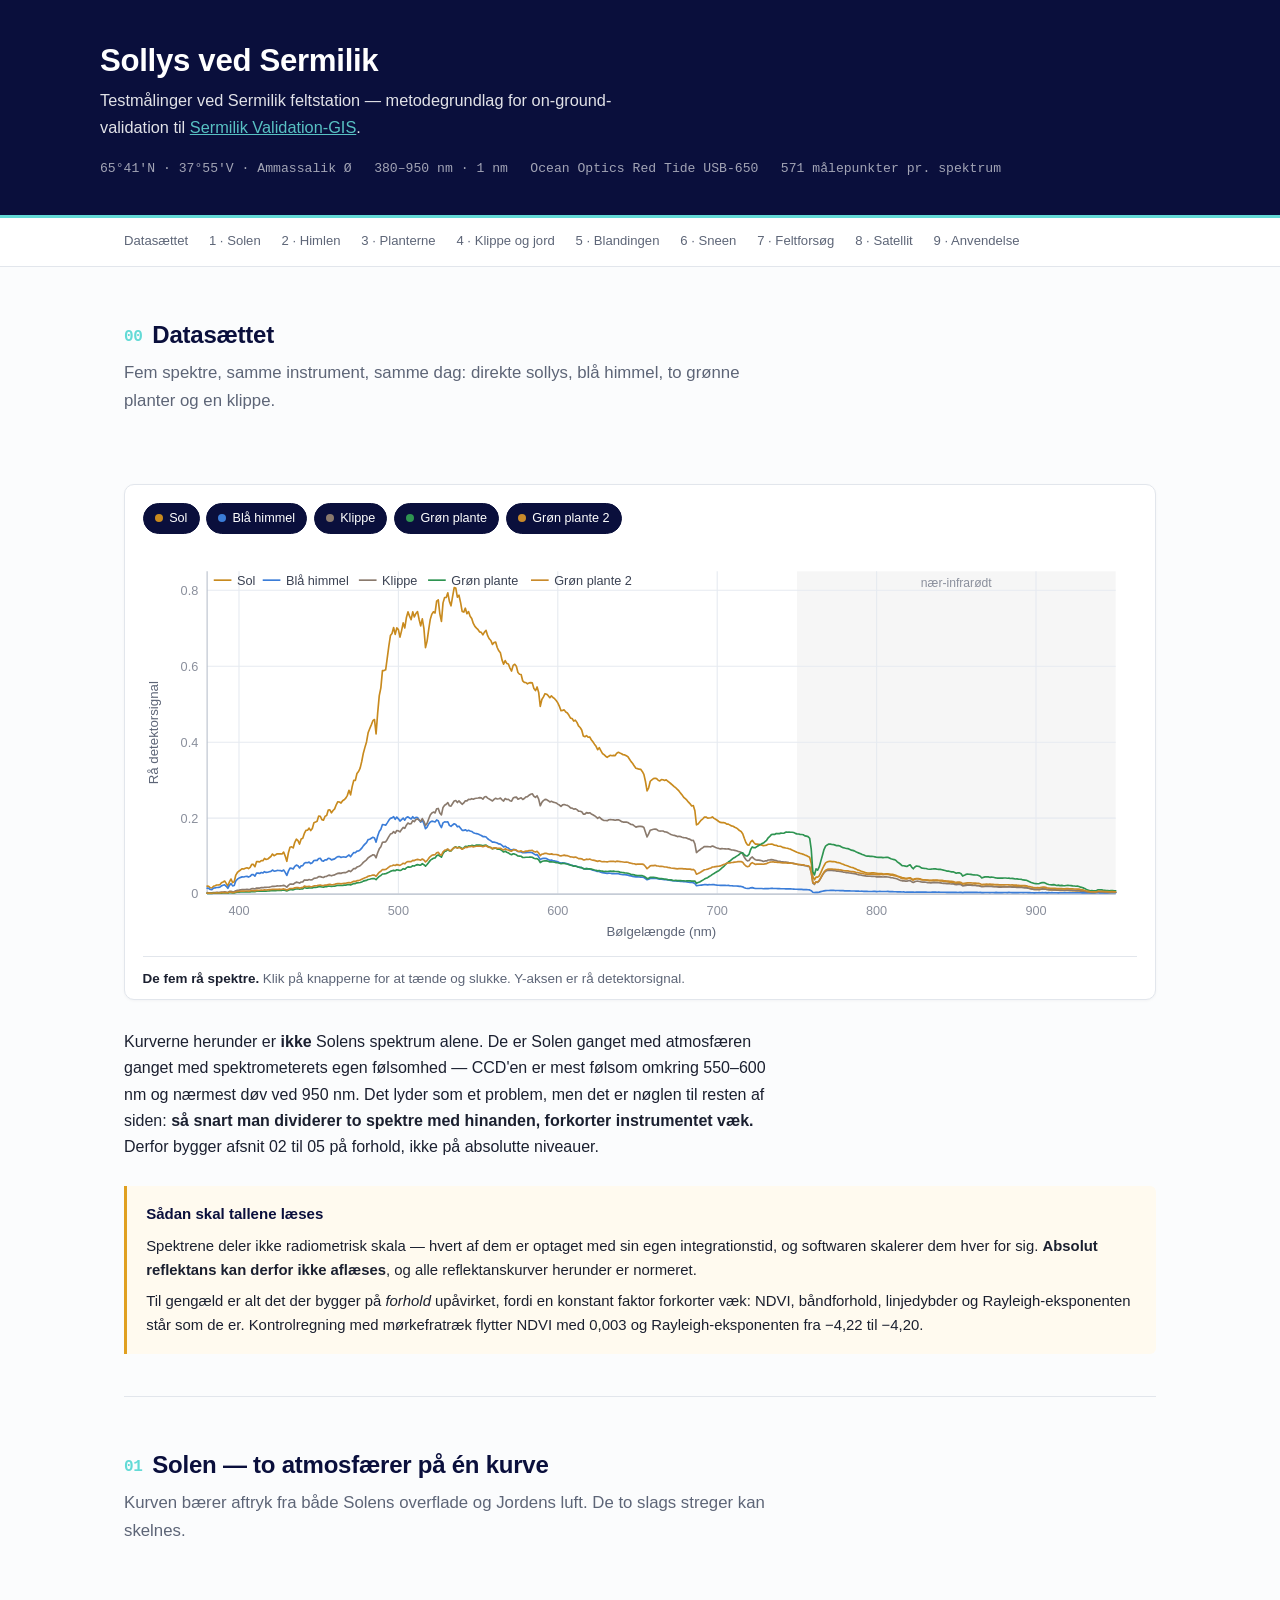
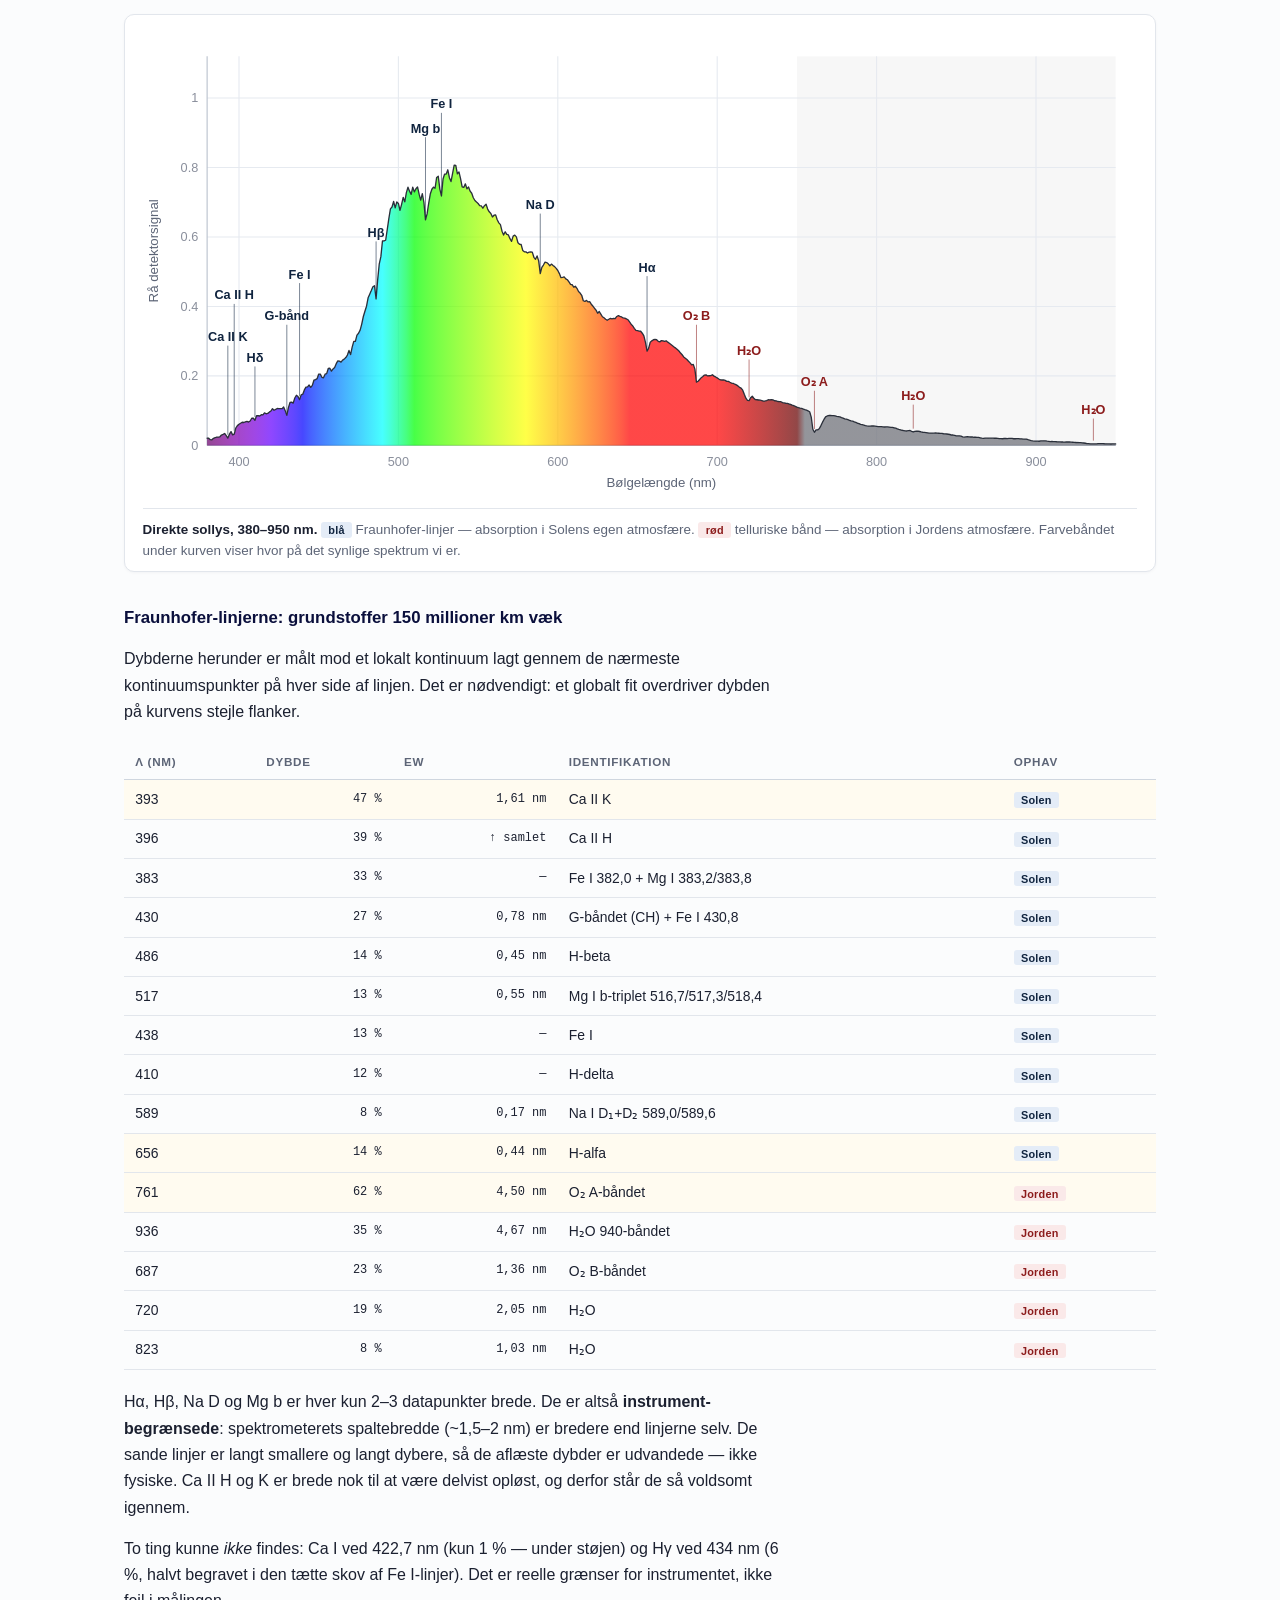
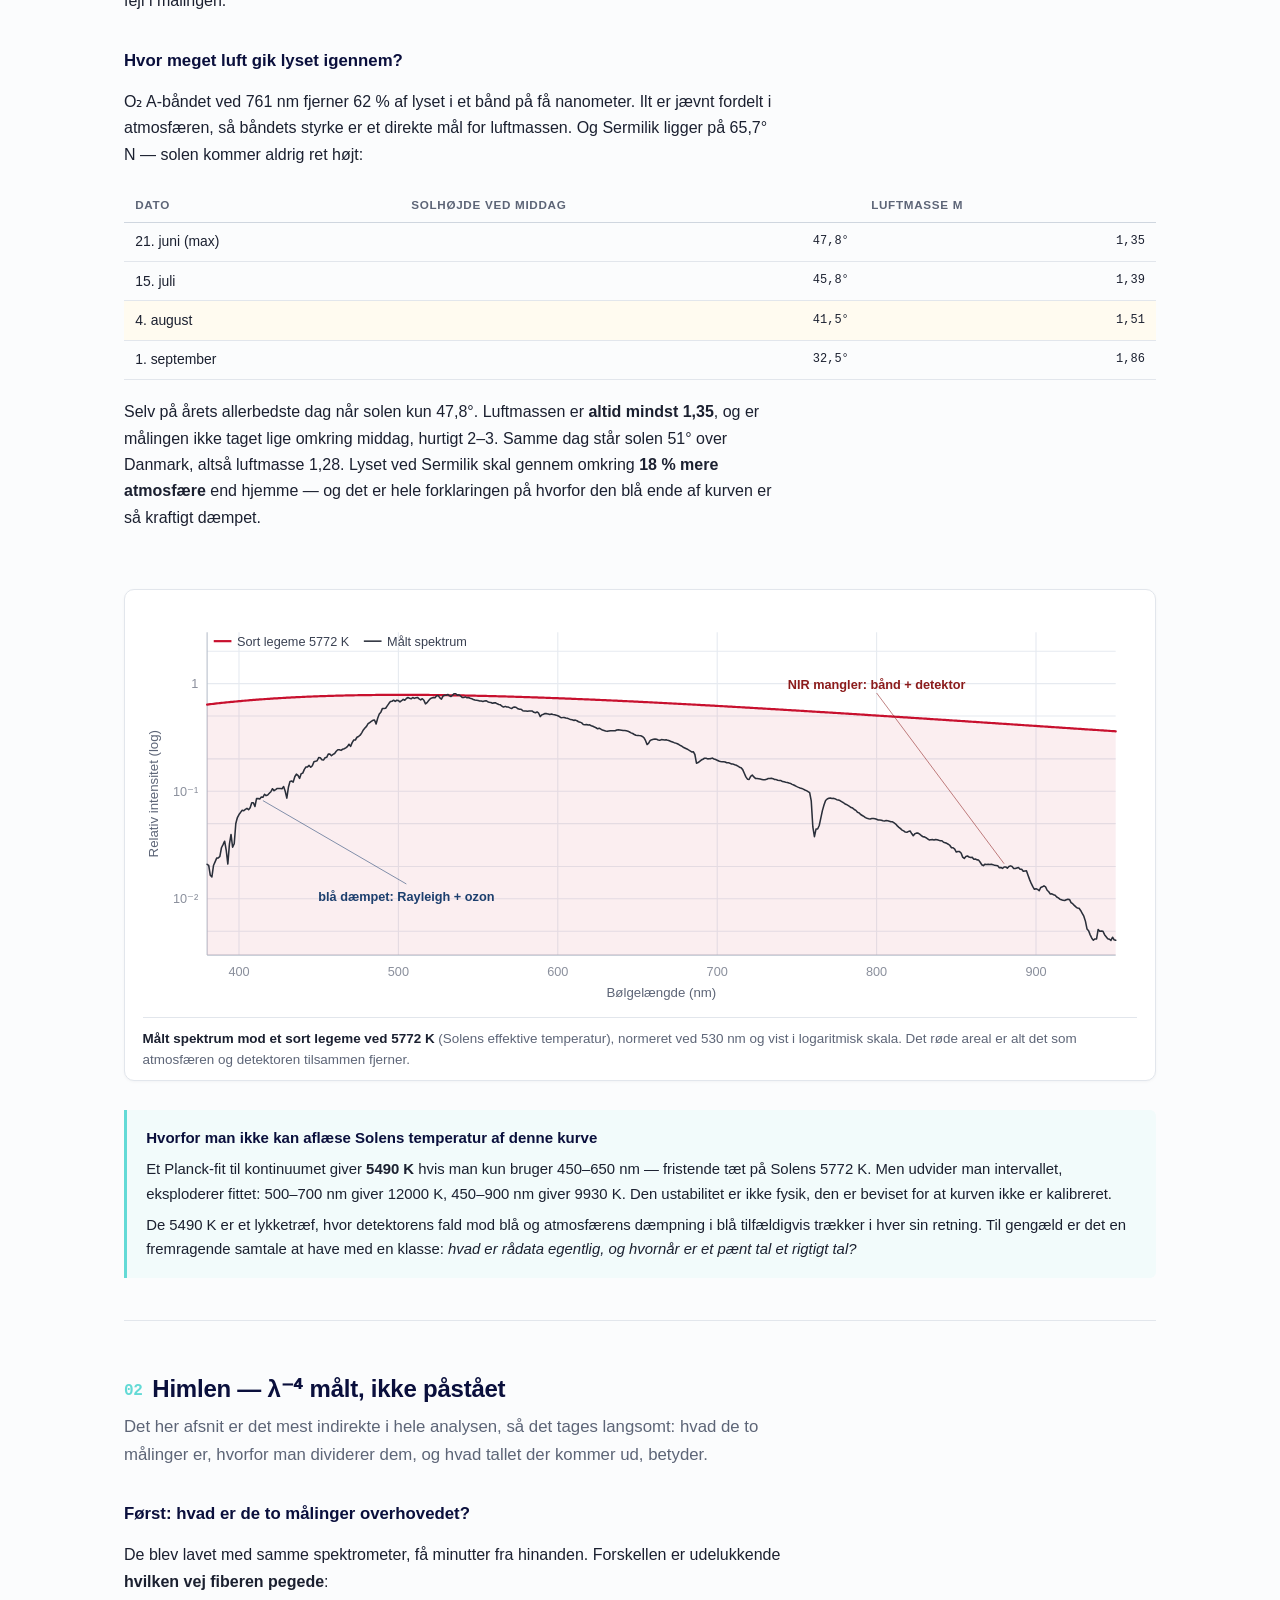
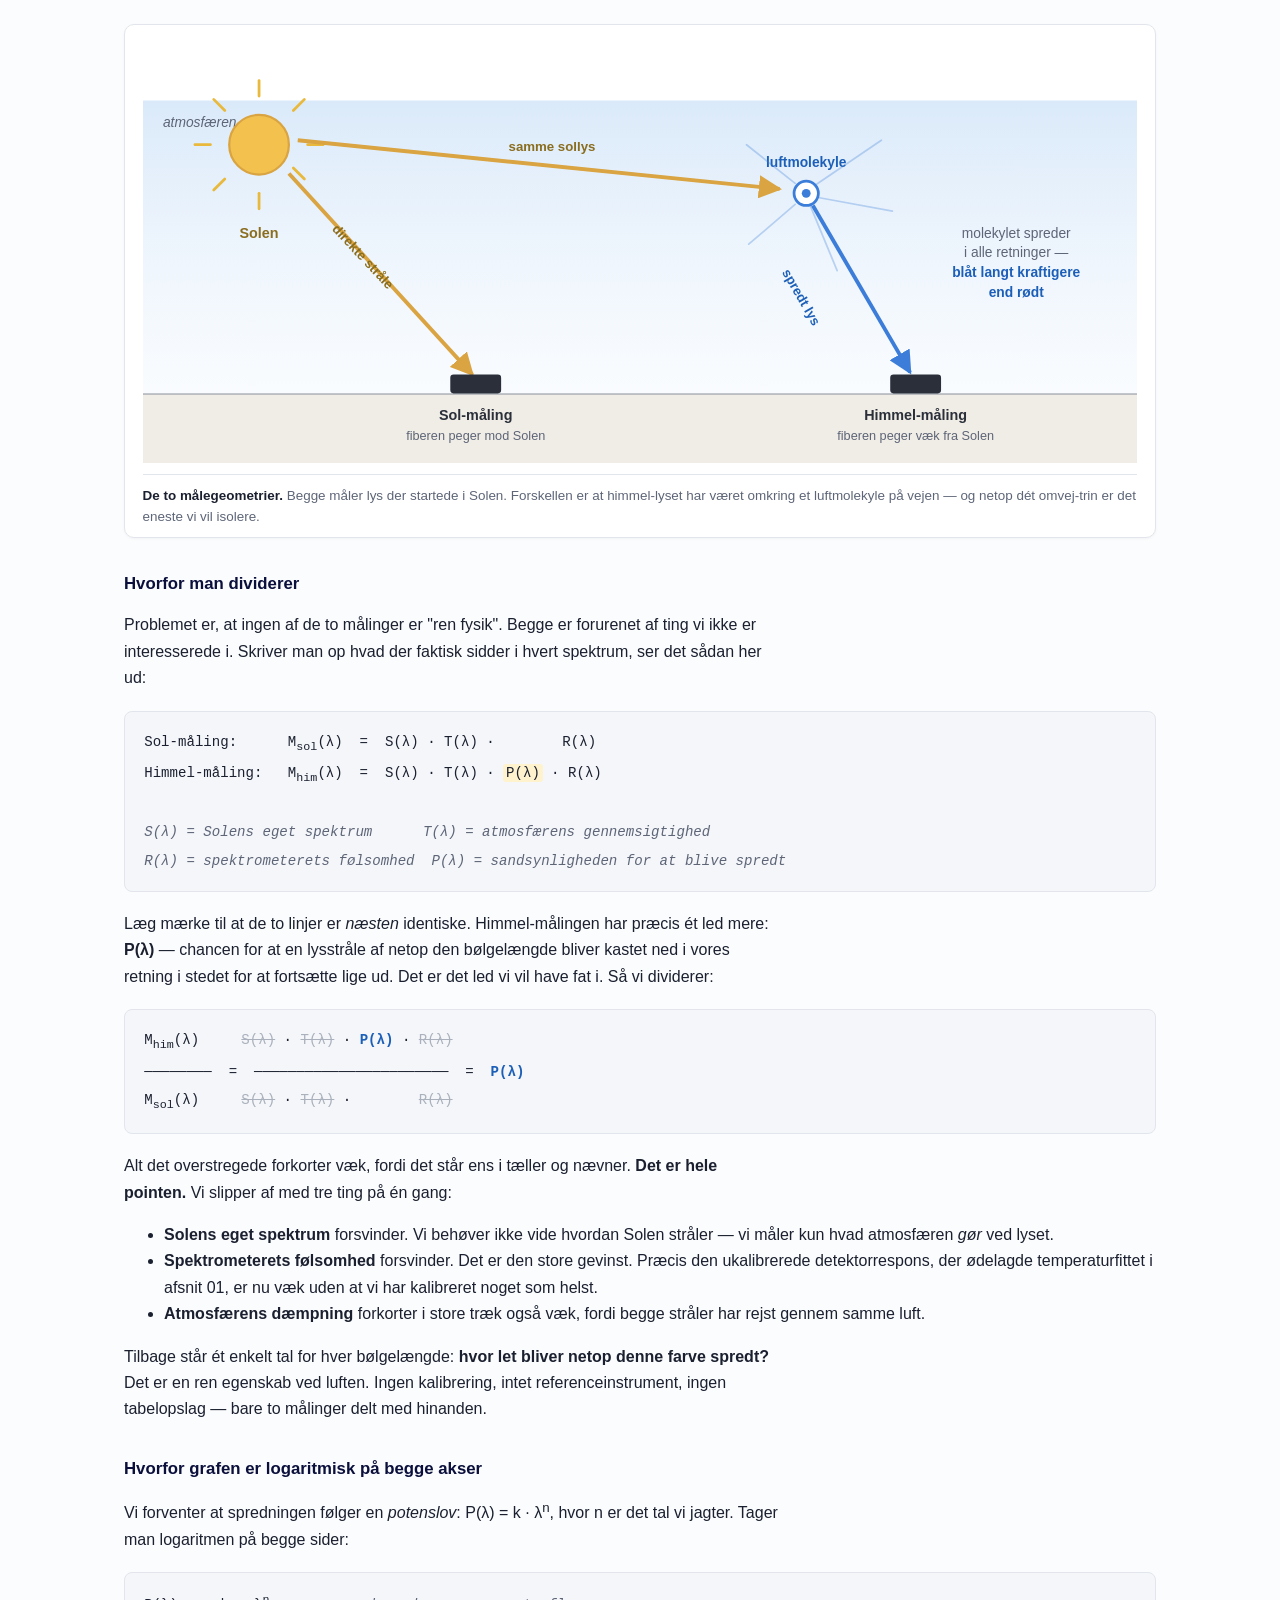
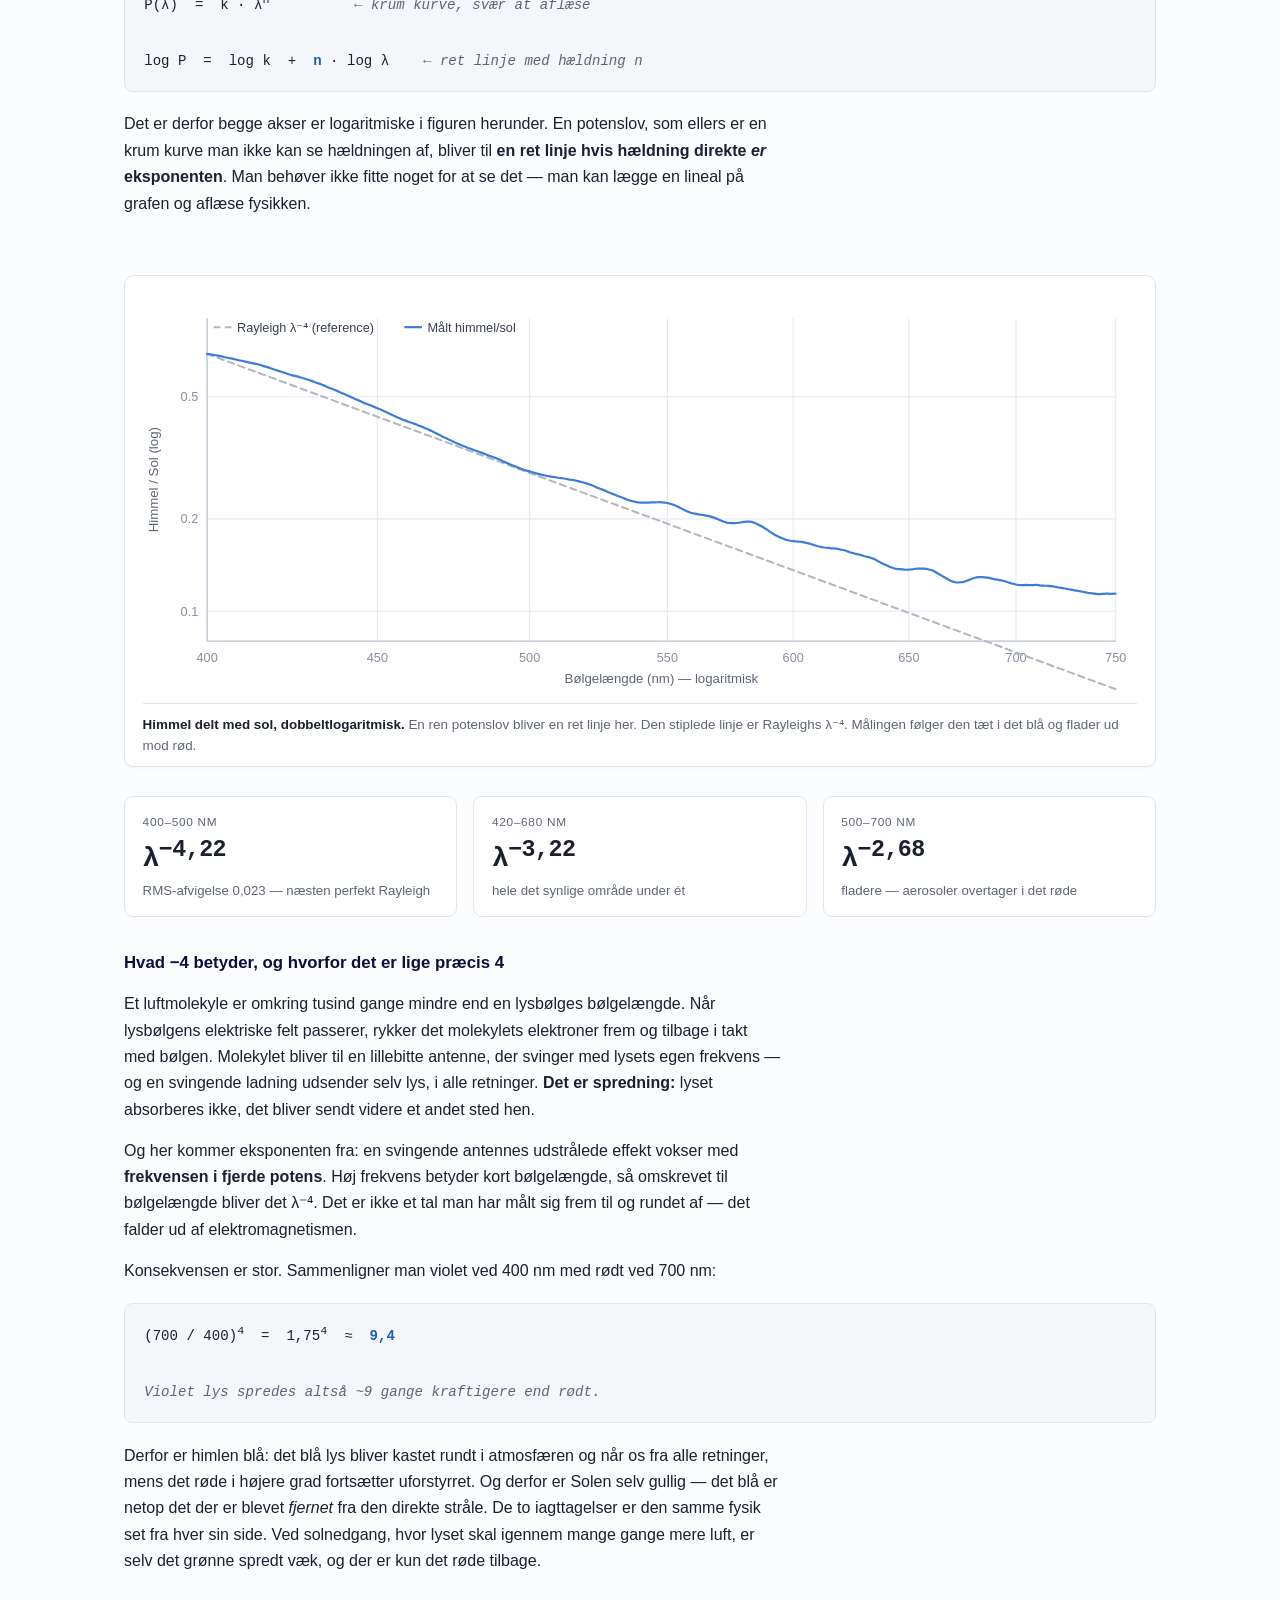
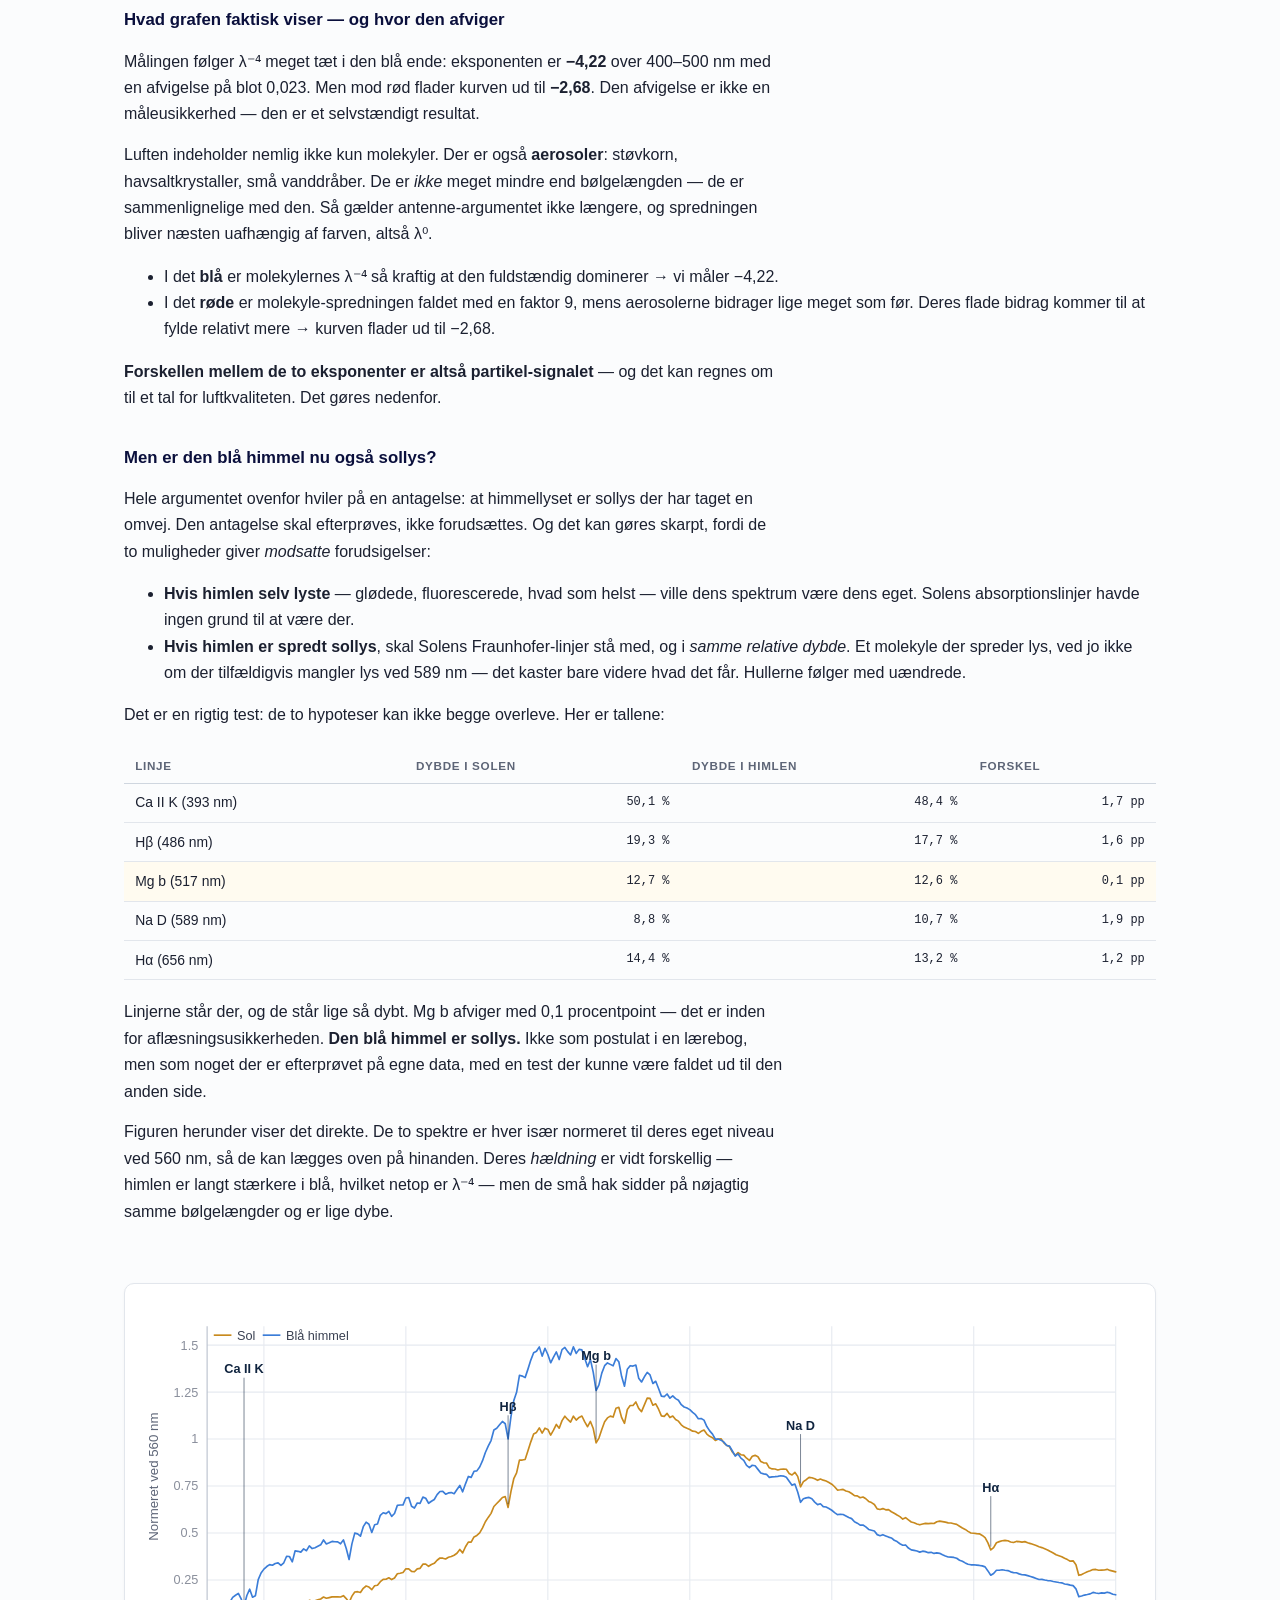
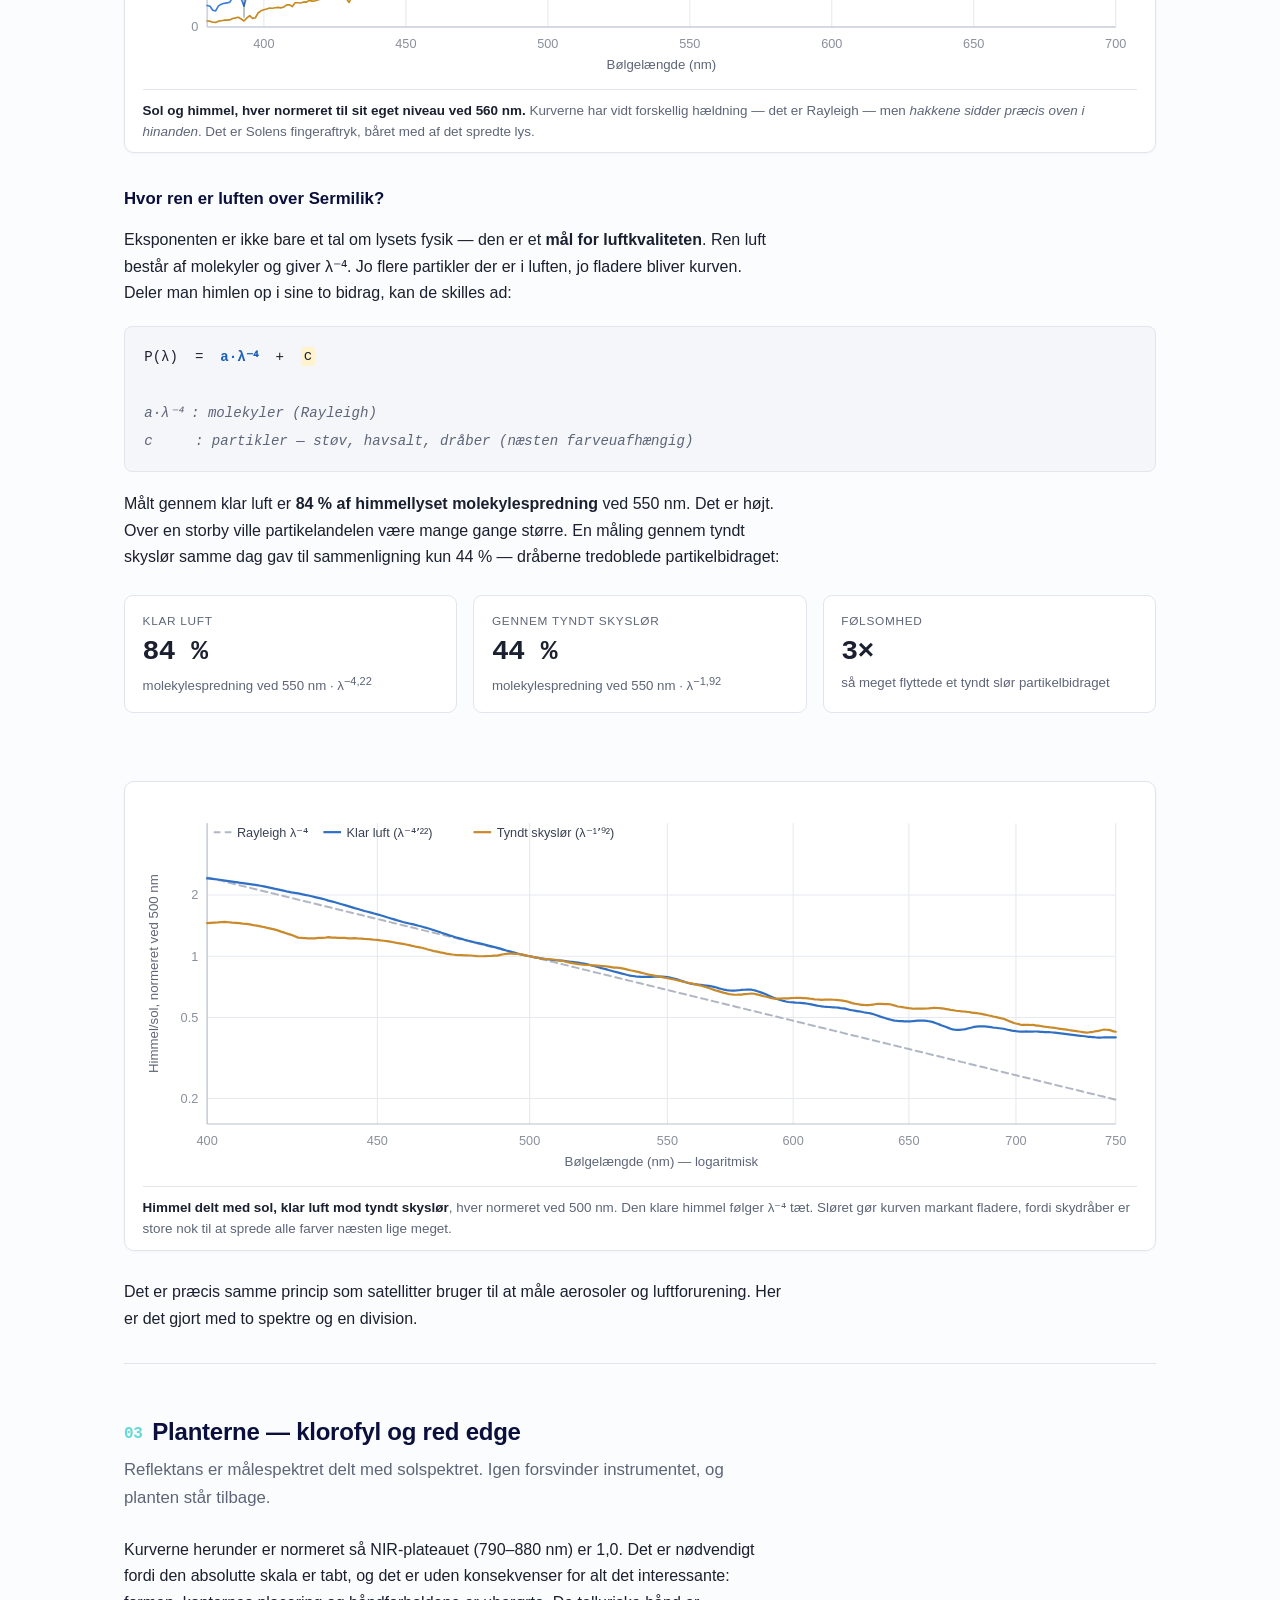
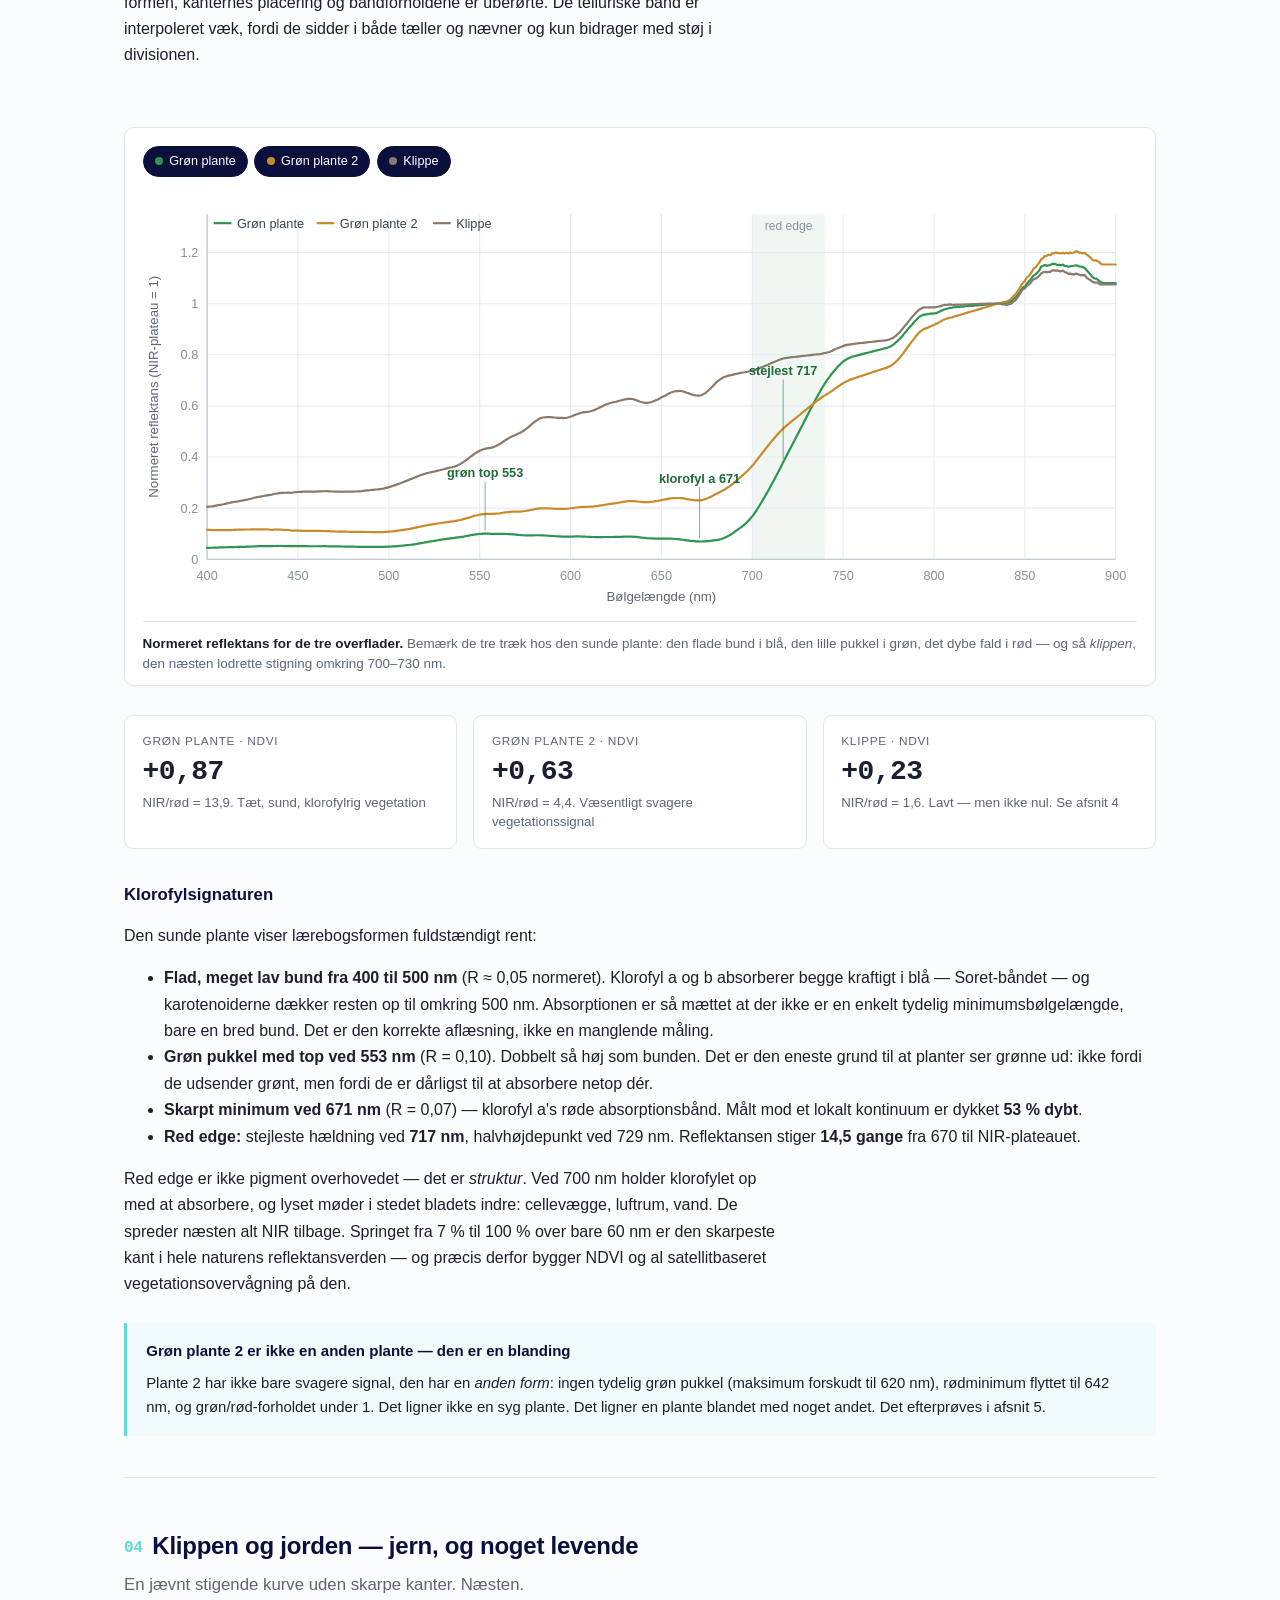
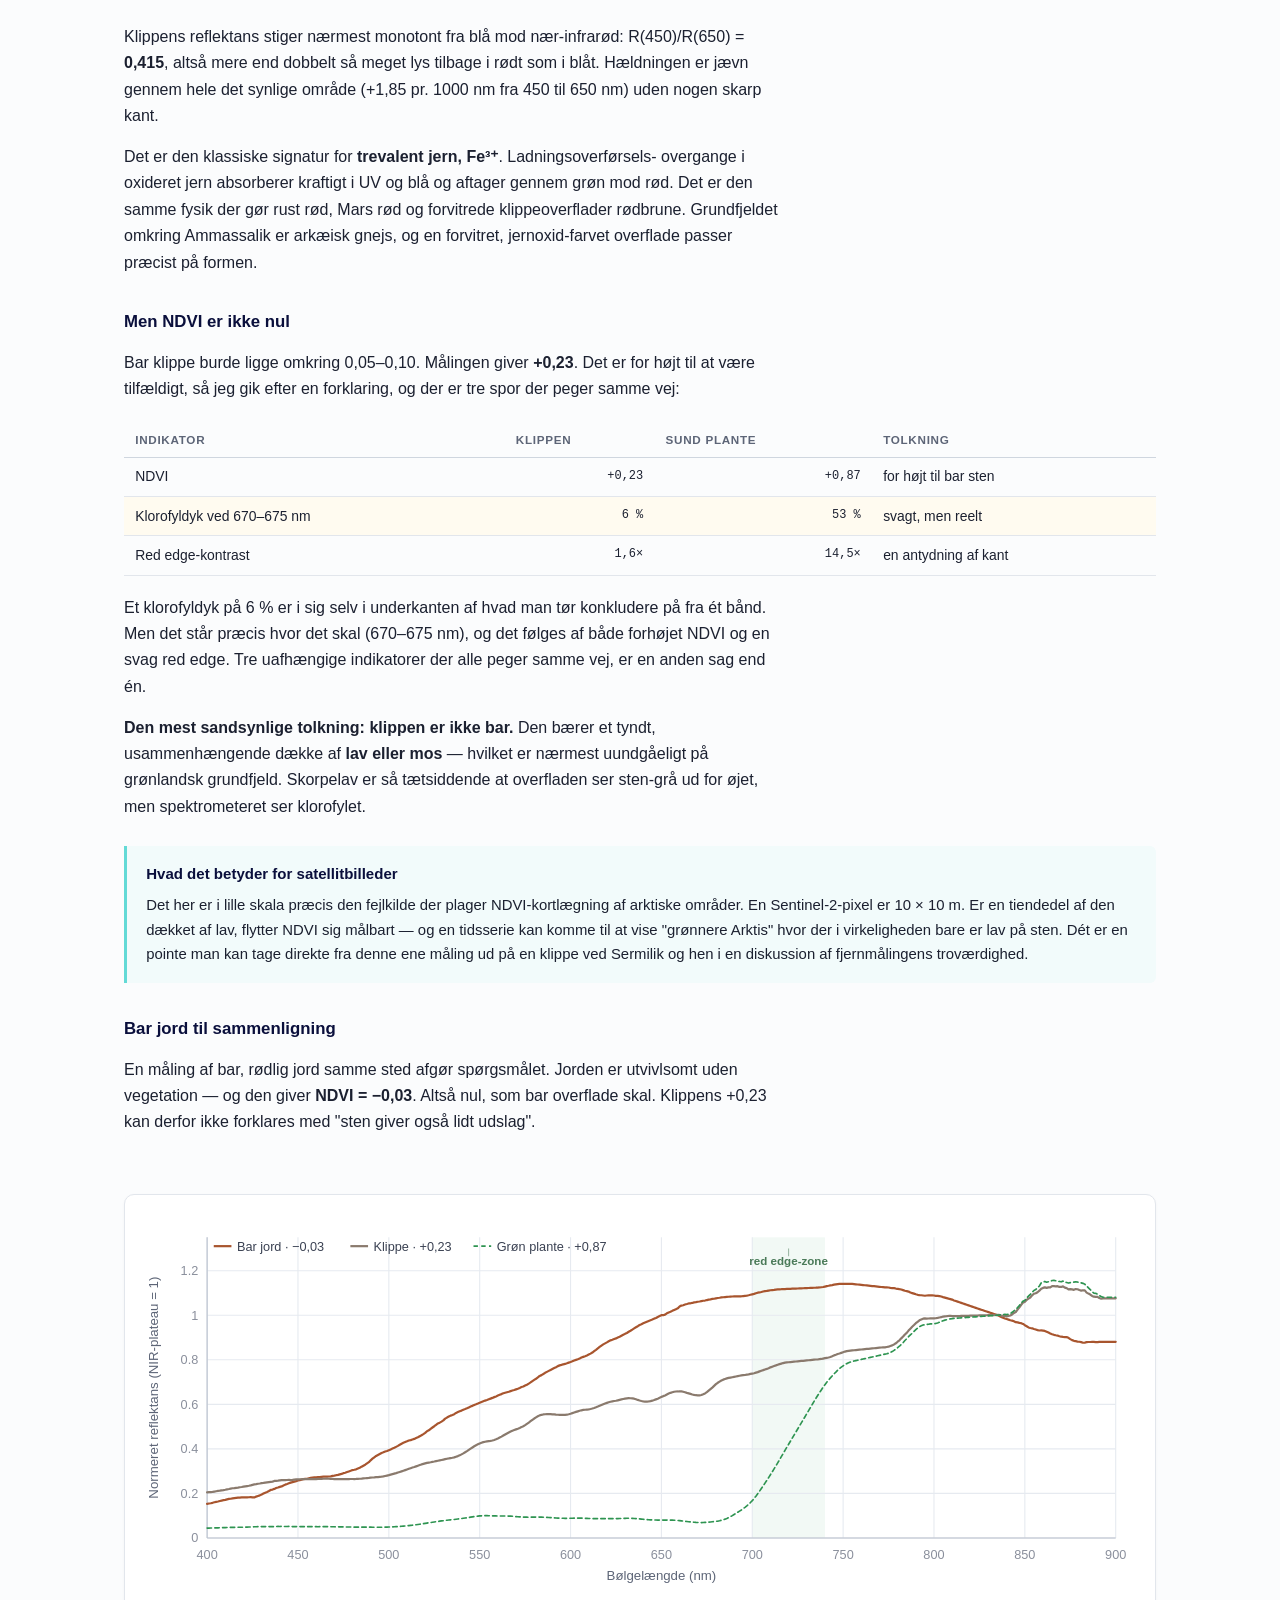
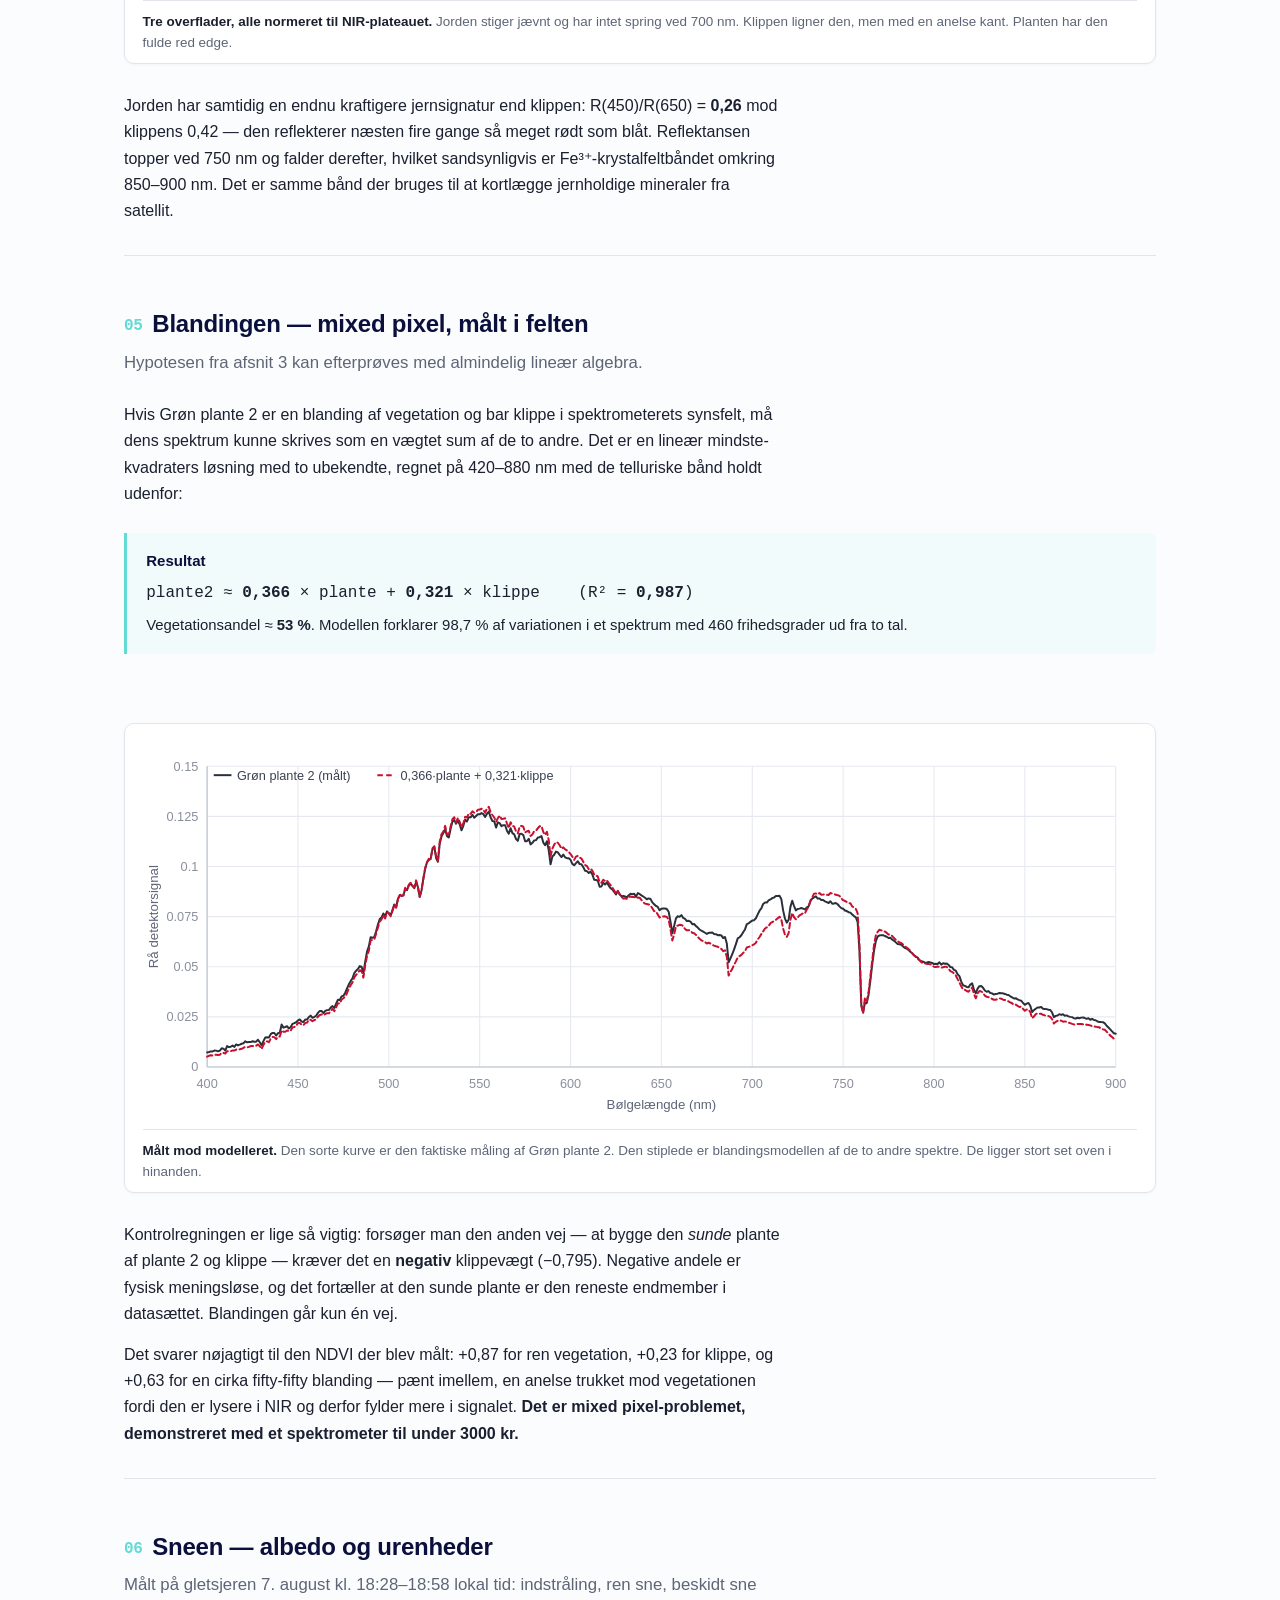
<file: spektrum/index.html>
<!DOCTYPE html>
<html lang="da">
<head>
<meta charset="UTF-8">
<meta name="viewport" content="width=device-width, initial-scale=1.0">
<title>Sollys ved Sermilik — spektralanalyse</title>
<style>
:root{
  --navy:#0A0F3C; --teal:#63DAD6; --ink:#1b2030; --muted:#5d6577;
  --line:#e2e6ec; --bg:#fbfcfd; --card:#fff;
  --sun:#d9a441; --sky:#3b7dd8; --plant:#2e9451; --plant2:#c98a2b; --rock:#8a7a6d;
  --solar:#10243f; --tell:#8c1c1c;
}
*{box-sizing:border-box}
html{scroll-behavior:smooth; scroll-padding-top:64px}
body{margin:0;background:var(--bg);color:var(--ink);
  font-family:-apple-system,BlinkMacSystemFont,"Segoe UI",Roboto,"Helvetica Neue",sans-serif;
  line-height:1.65;-webkit-font-smoothing:antialiased}

header.top{background:var(--navy);color:#fff;padding:2.6rem 1.5rem 2.2rem;
  border-bottom:3px solid var(--teal)}
header.top .wrap{max-width:1080px;margin:0 auto}
header.top h1{margin:0 0 .5rem;font-size:1.95rem;font-weight:650;letter-spacing:-.01em;line-height:1.2}
header.top .sub{font-size:1.02rem;opacity:.88;margin:0 0 1.1rem;max-width:62ch}
header.top .meta{font-size:.82rem;opacity:.62;font-family:ui-monospace,Menlo,monospace;
  display:flex;flex-wrap:wrap;gap:.5rem 1.4rem}

nav.toc{position:sticky;top:0;z-index:50;background:rgba(255,255,255,.94);
  backdrop-filter:blur(8px);border-bottom:1px solid var(--line)}
nav.toc .wrap{max-width:1080px;margin:0 auto;padding:.55rem 1.5rem;
  display:flex;gap:1.3rem;overflow-x:auto;font-size:.82rem}
nav.toc a{color:var(--muted);text-decoration:none;white-space:nowrap;padding:.2rem 0;
  border-bottom:2px solid transparent}
nav.toc a:hover{color:var(--navy);border-bottom-color:var(--teal)}

main{max-width:1080px;margin:0 auto;padding:0 1.5rem 5rem}
section{padding:3rem 0 1rem;border-bottom:1px solid var(--line)}
section:last-child{border-bottom:none}
h2{font-size:1.5rem;margin:0 0 .3rem;letter-spacing:-.01em;color:var(--navy)}
h2 .num{color:var(--teal);font-family:ui-monospace,Menlo,monospace;font-size:1rem;
  margin-right:.6rem;vertical-align:.12em}
h3{font-size:1.05rem;margin:2rem 0 .5rem;color:var(--navy)}
.lede{font-size:1.05rem;color:var(--muted);margin:.2rem 0 1.6rem;max-width:70ch}
p{margin:.9rem 0;max-width:74ch}
a{color:#1c5fb8}
strong{font-weight:640}
code{font-family:ui-monospace,Menlo,monospace;font-size:.88em;background:#eef1f5;
  padding:.1em .35em;border-radius:3px}

figure{margin:1.8rem 0;background:var(--card);border:1px solid var(--line);
  border-radius:10px;padding:1.1rem 1.1rem .6rem;box-shadow:0 1px 3px rgba(10,15,60,.04)}
figure svg{display:block;width:100%;height:auto}
figure img{display:block;width:100%;height:auto;border-radius:6px}
figcaption{font-size:.84rem;color:var(--muted);margin-top:.7rem;padding-top:.7rem;
  border-top:1px solid var(--line);line-height:1.55}
figcaption b{color:var(--ink)}

.controls{display:flex;flex-wrap:wrap;gap:.4rem;margin-bottom:.8rem}
.controls button{font:inherit;font-size:.79rem;padding:.28rem .7rem;border-radius:20px;
  border:1px solid var(--line);background:#fff;color:var(--muted);cursor:pointer;
  transition:all .12s}
.controls button:hover{border-color:var(--teal)}
.controls button.on{background:var(--navy);color:#fff;border-color:var(--navy)}
.controls .swatch{display:inline-block;width:8px;height:8px;border-radius:50%;
  margin-right:.4rem;vertical-align:.02em}

table{border-collapse:collapse;width:100%;font-size:.87rem;margin:1.2rem 0}
th,td{text-align:left;padding:.48rem .7rem;border-bottom:1px solid var(--line)}
th{font-size:.73rem;text-transform:uppercase;letter-spacing:.06em;color:var(--muted);
  font-weight:600;border-bottom:1.5px solid #cfd6df}
td.n{text-align:right;font-family:ui-monospace,Menlo,monospace;font-size:.86em}
tr.hi td{background:#fffbf0}
.tag{font-size:.68rem;padding:.1rem .45rem;border-radius:3px;font-weight:600;
  letter-spacing:.02em;white-space:nowrap}
.tag.sol{background:#e4ecf7;color:var(--solar)}
.tag.atm{background:#fae9e9;color:var(--tell)}

.callout{border-left:3px solid var(--teal);background:#f2fbfb;padding:1rem 1.2rem;
  margin:1.6rem 0;border-radius:0 6px 6px 0}
.callout.warn{border-left-color:#e0a020;background:#fffaef}
.callout h4{margin:0 0 .4rem;font-size:.94rem;color:var(--navy)}
.eq{font-family:ui-monospace,Menlo,monospace;font-size:.88rem;line-height:2;
  background:#f4f6f9;border:1px solid var(--line);border-radius:8px;
  padding:1rem 1.2rem;margin:1.2rem 0;overflow-x:auto;white-space:pre}
.eq .hl{background:#fff3cd;padding:.1em .2em;border-radius:3px}
.eq .gone{color:#aab1bd;text-decoration:line-through}
.eq .keep{color:#1c5fb8;font-weight:700}
.eq .cmt{color:var(--muted);font-style:italic;font-family:inherit}
.steps{counter-reset:s;list-style:none;padding:0;margin:1.4rem 0}
.steps li{counter-increment:s;position:relative;padding:0 0 1.1rem 2.6rem;max-width:74ch}
.steps li::before{content:counter(s);position:absolute;left:0;top:.05rem;width:1.75rem;
  height:1.75rem;border-radius:50%;background:var(--navy);color:#fff;font-size:.8rem;
  font-weight:650;display:flex;align-items:center;justify-content:center}
.steps li b{color:var(--navy)}
.callout p{margin:.4rem 0;font-size:.93rem;max-width:none}
.callout p:last-child{margin-bottom:0}

.grid{display:grid;gap:1rem;margin:1.5rem 0}
.grid.g3{grid-template-columns:repeat(auto-fit,minmax(220px,1fr))}
.stat{background:var(--card);border:1px solid var(--line);border-radius:9px;padding:1rem 1.1rem}
.stat .v{font-size:1.75rem;font-weight:650;letter-spacing:-.02em;line-height:1.1;
  font-family:ui-monospace,Menlo,monospace}
.stat .k{font-size:.74rem;text-transform:uppercase;letter-spacing:.06em;color:var(--muted);
  margin-bottom:.35rem}
.stat .d{font-size:.83rem;color:var(--muted);margin-top:.35rem;line-height:1.45}

.readout{font-family:ui-monospace,Menlo,monospace;font-size:.78rem;color:var(--muted);
  height:1.2em;margin-bottom:.2rem}
.readout b{color:var(--ink);font-weight:600}

footer{background:var(--navy);color:#fff;padding:2.2rem 1.5rem;font-size:.85rem}
footer .wrap{max-width:1080px;margin:0 auto;opacity:.8}
footer a{color:var(--teal)}
footer code{background:rgba(255,255,255,.13);color:#dfe6f2}

@media (max-width:700px){
  header.top h1{font-size:1.45rem}
  h2{font-size:1.25rem}
  main{padding:0 1rem 3rem}
  figure{padding:.7rem .7rem .4rem}
  /* tabeller scroller selv i stedet for at presse siden bredere end skærmen */
  table{display:block;overflow-x:auto;white-space:nowrap;-webkit-overflow-scrolling:touch}
  .callout p{overflow-wrap:anywhere}
}
</style>
</head>
<body>

<header class="top"><div class="wrap">
  <h1>Sollys ved Sermilik</h1>
  <p class="sub">Testmålinger ved Sermilik feltstation — metodegrundlag for
     on-ground-validation til
     <a href="../kort/" style="color:var(--teal)">Sermilik Validation-GIS</a>.</p>
  <div class="meta">
    <span>65°41′N · 37°55′V · Ammassalik Ø</span>
    <span>380–950 nm · 1 nm</span>
    <span>Ocean Optics Red Tide USB-650</span>
    <span>571 målepunkter pr. spektrum</span>
  </div>
</div></header>

<nav class="toc"><div class="wrap">
  <a href="#data">Datasættet</a>
  <a href="#sol">1 · Solen</a>
  <a href="#himmel">2 · Himlen</a>
  <a href="#planter">3 · Planterne</a>
  <a href="#klippe">4 · Klippe og jord</a>
  <a href="#blanding">5 · Blandingen</a>
  <a href="#sne">6 · Sneen</a>
  <a href="#feltforsoeg">7 · Feltforsøg</a>
  <a href="#satellit">8 · Satellit</a>
  <a href="#undervisning">9 · Anvendelse</a>
</div></nav>

<main>

<!-- ============================ DATA ============================ -->
<section id="data">
  <h2><span class="num">00</span>Datasættet</h2>
  <p class="lede">Fem spektre, samme instrument, samme dag: direkte sollys, blå himmel,
     to grønne planter og en klippe.</p>

  <div class="readout" id="ro-raw"></div>
  <figure>
    <div class="controls" id="ctl-raw"></div>
    <div id="ch-raw"></div>
    <figcaption><b>De fem rå spektre.</b> Klik på knapperne for at tænde og slukke.
      Y-aksen er rå detektorsignal.</figcaption>
  </figure>

  <p>Kurverne herunder er <b>ikke</b> Solens spektrum alene. De er Solen ganget med
     atmosfæren ganget med spektrometerets egen følsomhed — CCD'en er mest følsom omkring
     550–600 nm og nærmest døv ved 950 nm. Det lyder som et problem, men det er nøglen til
     resten af siden: <b>så snart man dividerer to spektre med hinanden, forkorter
     instrumentet væk.</b> Derfor bygger afsnit 02 til 05 på forhold, ikke på absolutte
     niveauer.</p>

  <div class="callout warn">
    <h4>Sådan skal tallene læses</h4>
    <p>Spektrene deler ikke radiometrisk skala — hvert af dem er optaget med sin egen
       integrationstid, og softwaren skalerer dem hver for sig. <b>Absolut reflektans kan
       derfor ikke aflæses</b>, og alle reflektanskurver herunder er normeret.</p>
    <p>Til gengæld er alt det der bygger på <i>forhold</i> upåvirket, fordi en konstant
       faktor forkorter væk: NDVI, båndforhold, linjedybder og Rayleigh-eksponenten står
       som de er. Kontrolregning med mørkefratræk flytter NDVI med 0,003 og
       Rayleigh-eksponenten fra −4,22 til −4,20.</p>
  </div>
</section>

<!-- ============================ SOL ============================ -->
<section id="sol">
  <h2><span class="num">01</span>Solen — to atmosfærer på én kurve</h2>
  <p class="lede">Kurven bærer aftryk fra både Solens overflade og Jordens luft.
     De to slags streger kan skelnes.</p>

  <div class="readout" id="ro-sol"></div>
  <figure>
    <div id="ch-sol"></div>
    <figcaption><b>Direkte sollys, 380–950 nm.</b>
      <span class="tag sol">blå</span> Fraunhofer-linjer — absorption i Solens egen atmosfære.
      <span class="tag atm">rød</span> telluriske bånd — absorption i Jordens atmosfære.
      Farvebåndet under kurven viser hvor på det synlige spektrum vi er.</figcaption>
  </figure>

  <h3>Fraunhofer-linjerne: grundstoffer 150 millioner km væk</h3>
  <p>Dybderne herunder er målt mod et lokalt kontinuum lagt gennem de nærmeste
     kontinuumspunkter på hver side af linjen. Det er nødvendigt: et globalt fit
     overdriver dybden på kurvens stejle flanker.</p>

  <table>
    <thead><tr><th>λ (nm)</th><th class="n">Dybde</th><th class="n">EW</th><th>Identifikation</th><th>Ophav</th></tr></thead>
    <tbody>
      <tr class="hi"><td>393</td><td class="n">47 %</td><td class="n">1,61 nm</td><td>Ca II K</td><td><span class="tag sol">Solen</span></td></tr>
      <tr><td>396</td><td class="n">39 %</td><td class="n">↑ samlet</td><td>Ca II H</td><td><span class="tag sol">Solen</span></td></tr>
      <tr><td>383</td><td class="n">33 %</td><td class="n">—</td><td>Fe I 382,0 + Mg I 383,2/383,8</td><td><span class="tag sol">Solen</span></td></tr>
      <tr><td>430</td><td class="n">27 %</td><td class="n">0,78 nm</td><td>G-båndet (CH) + Fe I 430,8</td><td><span class="tag sol">Solen</span></td></tr>
      <tr><td>486</td><td class="n">14 %</td><td class="n">0,45 nm</td><td>H-beta</td><td><span class="tag sol">Solen</span></td></tr>
      <tr><td>517</td><td class="n">13 %</td><td class="n">0,55 nm</td><td>Mg I b-triplet 516,7/517,3/518,4</td><td><span class="tag sol">Solen</span></td></tr>
      <tr><td>438</td><td class="n">13 %</td><td class="n">—</td><td>Fe I</td><td><span class="tag sol">Solen</span></td></tr>
      <tr><td>410</td><td class="n">12 %</td><td class="n">—</td><td>H-delta</td><td><span class="tag sol">Solen</span></td></tr>
      <tr><td>589</td><td class="n">8 %</td><td class="n">0,17 nm</td><td>Na I D₁+D₂ 589,0/589,6</td><td><span class="tag sol">Solen</span></td></tr>
      <tr class="hi"><td>656</td><td class="n">14 %</td><td class="n">0,44 nm</td><td>H-alfa</td><td><span class="tag sol">Solen</span></td></tr>
      <tr class="hi"><td>761</td><td class="n">62 %</td><td class="n">4,50 nm</td><td>O₂ A-båndet</td><td><span class="tag atm">Jorden</span></td></tr>
      <tr><td>936</td><td class="n">35 %</td><td class="n">4,67 nm</td><td>H₂O 940-båndet</td><td><span class="tag atm">Jorden</span></td></tr>
      <tr><td>687</td><td class="n">23 %</td><td class="n">1,36 nm</td><td>O₂ B-båndet</td><td><span class="tag atm">Jorden</span></td></tr>
      <tr><td>720</td><td class="n">19 %</td><td class="n">2,05 nm</td><td>H₂O</td><td><span class="tag atm">Jorden</span></td></tr>
      <tr><td>823</td><td class="n">8 %</td><td class="n">1,03 nm</td><td>H₂O</td><td><span class="tag atm">Jorden</span></td></tr>
    </tbody>
  </table>

  <p>Hα, Hβ, Na D og Mg b er hver kun 2–3 datapunkter brede. De er altså
     <b>instrument-begrænsede</b>: spektrometerets spaltebredde (~1,5–2 nm) er
     bredere end linjerne selv. De sande linjer er langt smallere og langt dybere,
     så de aflæste dybder er udvandede — ikke fysiske. Ca II H og K er brede nok til at
     være delvist opløst, og derfor står de så voldsomt igennem.</p>

  <p>To ting kunne <i>ikke</i> findes: Ca I ved 422,7 nm (kun 1 % — under støjen) og
     Hγ ved 434 nm (6 %, halvt begravet i den tætte skov af Fe I-linjer). Det er reelle
     grænser for instrumentet, ikke fejl i målingen.</p>

  <h3>Hvor meget luft gik lyset igennem?</h3>
  <p>O₂ A-båndet ved 761 nm fjerner 62 % af lyset i et bånd på få nanometer. Ilt er
     jævnt fordelt i atmosfæren, så båndets styrke er et direkte mål for luftmassen.
     Og Sermilik ligger på 65,7° N — solen kommer aldrig ret højt:</p>

  <table>
    <thead><tr><th>Dato</th><th class="n">Solhøjde ved middag</th><th class="n">Luftmasse m</th></tr></thead>
    <tbody>
      <tr><td>21. juni (max)</td><td class="n">47,8°</td><td class="n">1,35</td></tr>
      <tr><td>15. juli</td><td class="n">45,8°</td><td class="n">1,39</td></tr>
      <tr class="hi"><td>4. august</td><td class="n">41,5°</td><td class="n">1,51</td></tr>
      <tr><td>1. september</td><td class="n">32,5°</td><td class="n">1,86</td></tr>
    </tbody>
  </table>

  <p>Selv på årets allerbedste dag når solen kun 47,8°. Luftmassen er <b>altid mindst
     1,35</b>, og er målingen ikke taget lige omkring middag, hurtigt 2–3. Samme dag står
     solen 51° over Danmark, altså luftmasse 1,28. Lyset ved Sermilik skal gennem
     omkring <b>18 % mere atmosfære</b> end hjemme — og det er hele forklaringen på
     hvorfor den blå ende af kurven er så kraftigt dæmpet.</p>

  <div class="readout" id="ro-planck"></div>
  <figure>
    <div id="ch-planck"></div>
    <figcaption><b>Målt spektrum mod et sort legeme ved 5772 K</b> (Solens effektive
      temperatur), normeret ved 530 nm og vist i logaritmisk skala. Det røde areal er alt
      det som atmosfæren og detektoren tilsammen fjerner.</figcaption>
  </figure>

  <div class="callout">
    <h4>Hvorfor man ikke kan aflæse Solens temperatur af denne kurve</h4>
    <p>Et Planck-fit til kontinuumet giver <b>5490 K</b> hvis man kun bruger 450–650 nm —
       fristende tæt på Solens 5772 K. Men udvider man intervallet, eksploderer fittet:
       500–700 nm giver 12000 K, 450–900 nm giver 9930 K. Den ustabilitet er ikke fysik,
       den er beviset for at kurven ikke er kalibreret.</p>
    <p>De 5490 K er et lykketræf, hvor detektorens fald mod blå og atmosfærens dæmpning i
       blå tilfældigvis trækker i hver sin retning. Til gengæld er det en fremragende
       samtale at have med en klasse: <i>hvad er rådata egentlig, og hvornår er et pænt tal
       et rigtigt tal?</i></p>
  </div>
</section>

<!-- ============================ HIMMEL ============================ -->
<section id="himmel">
  <h2><span class="num">02</span>Himlen — λ⁻⁴ målt, ikke påstået</h2>
  <p class="lede">Det her afsnit er det mest indirekte i hele analysen, så det tages
     langsomt: hvad de to målinger er, hvorfor man dividerer dem, og hvad tallet
     der kommer ud, betyder.</p>

  <h3>Først: hvad er de to målinger overhovedet?</h3>
  <p>De blev lavet med samme spektrometer, få minutter fra hinanden. Forskellen er
     udelukkende <b>hvilken vej fiberen pegede</b>:</p>

  <figure>
    <svg viewBox="0 0 900 380" role="img"
         aria-label="Diagram: sollys når spektrometeret enten som direkte stråle eller via spredning i atmosfæren">
      <defs>
        <linearGradient id="atm" x1="0" y1="0" x2="0" y2="1">
          <stop offset="0%" stop-color="#bcd8f5" stop-opacity=".55"/>
          <stop offset="100%" stop-color="#e8f2fc" stop-opacity=".25"/>
        </linearGradient>
        <marker id="ay" viewBox="0 0 10 10" refX="9" refY="5" markerWidth="6"
                markerHeight="6" orient="auto"><path d="M0 0L10 5L0 10z" fill="#d9a441"/></marker>
        <marker id="ab" viewBox="0 0 10 10" refX="9" refY="5" markerWidth="6"
                markerHeight="6" orient="auto"><path d="M0 0L10 5L0 10z" fill="#3b7dd8"/></marker>
      </defs>

      <rect x="0" y="52" width="900" height="266" fill="url(#atm)"/>
      <text x="18" y="76" font-size="12.5" fill="#5d6577" font-style="italic">atmosfæren</text>
      <line x1="0" y1="318" x2="900" y2="318" stroke="#8a8f9c" stroke-width="2"/>
      <rect x="0" y="318" width="900" height="62" fill="#f0ece6"/>

      <!-- Sol -->
      <circle cx="105" cy="92" r="27" fill="#f2c14e" stroke="#d9a441" stroke-width="2"/>
      <g stroke="#e8b93c" stroke-width="2.5" stroke-linecap="round">
        <line x1="105" y1="48" x2="105" y2="34"/><line x1="105" y1="150" x2="105" y2="136"/>
        <line x1="61" y1="92" x2="47" y2="92"/><line x1="163" y1="92" x2="149" y2="92"/>
        <line x1="74" y1="61" x2="64" y2="51"/><line x1="146" y1="123" x2="136" y2="113"/>
        <line x1="136" y1="61" x2="146" y2="51"/><line x1="64" y1="133" x2="74" y2="123"/>
      </g>
      <text x="105" y="176" font-size="13" font-weight="650" fill="#8a6d1e" text-anchor="middle">Solen</text>

      <!-- Direkte straale -->
      <line x1="132" y1="118" x2="298" y2="300" stroke="#d9a441" stroke-width="3.5"
            marker-end="url(#ay)"/>
      <rect x="278" y="300" width="46" height="17" rx="3" fill="#2a2f3a"/>
      <text x="301" y="341" font-size="13" font-weight="650" fill="#2a2f3a" text-anchor="middle">Sol-måling</text>
      <text x="301" y="359" font-size="11.5" fill="#5d6577" text-anchor="middle">fiberen peger mod Solen</text>
      <text x="196" y="196" font-size="12" font-weight="600" fill="#8a6d1e"
            text-anchor="middle" transform="rotate(47 196 196)">direkte stråle</text>

      <!-- Straale ind mod molekyle -->
      <line x1="140" y1="88" x2="576" y2="132" stroke="#d9a441" stroke-width="3.5"
            marker-end="url(#ay)"/>
      <text x="370" y="98" font-size="12" font-weight="600" fill="#8a6d1e" text-anchor="middle">samme sollys</text>

      <!-- Molekyle -->
      <circle cx="600" cy="136" r="11" fill="#fff" stroke="#3b7dd8" stroke-width="2.5"/>
      <circle cx="600" cy="136" r="4" fill="#3b7dd8"/>
      <text x="600" y="112" font-size="12.5" font-weight="650" fill="#1c5fb8" text-anchor="middle">luftmolekyle</text>

      <!-- Spredt i alle retninger, svagt -->
      <g stroke="#3b7dd8" stroke-width="1.6" opacity=".3" stroke-linecap="round">
        <line x1="609" y1="128" x2="668" y2="88"/><line x1="612" y1="140" x2="678" y2="152"/>
        <line x1="590" y1="127" x2="546" y2="92"/><line x1="590" y1="146" x2="548" y2="182"/>
        <line x1="604" y1="148" x2="628" y2="206"/>
      </g>
      <!-- Den ene vi maaler -->
      <line x1="606" y1="147" x2="694" y2="298" stroke="#3b7dd8" stroke-width="3.5"
            marker-end="url(#ab)"/>
      <rect x="676" y="300" width="46" height="17" rx="3" fill="#2a2f3a"/>
      <text x="699" y="341" font-size="13" font-weight="650" fill="#2a2f3a" text-anchor="middle">Himmel-måling</text>
      <text x="699" y="359" font-size="11.5" fill="#5d6577" text-anchor="middle">fiberen peger væk fra Solen</text>
      <text x="592" y="232" font-size="12" font-weight="600" fill="#1c5fb8"
            text-anchor="middle" transform="rotate(60 592 232)">spredt lys</text>

      <text x="790" y="176" font-size="12.5" fill="#5d6577" text-anchor="middle">molekylet spreder</text>
      <text x="790" y="194" font-size="12.5" fill="#5d6577" text-anchor="middle">i alle retninger —</text>
      <text x="790" y="212" font-size="12.5" font-weight="650" fill="#1c5fb8" text-anchor="middle">blåt langt kraftigere</text>
      <text x="790" y="230" font-size="12.5" font-weight="650" fill="#1c5fb8" text-anchor="middle">end rødt</text>
    </svg>
    <figcaption><b>De to målegeometrier.</b> Begge måler lys der startede i Solen.
      Forskellen er at himmel-lyset har været omkring et luftmolekyle på vejen — og
      netop dét omvej-trin er det eneste vi vil isolere.</figcaption>
  </figure>

  <h3>Hvorfor man dividerer</h3>
  <p>Problemet er, at ingen af de to målinger er "ren fysik". Begge er forurenet af
     ting vi ikke er interesserede i. Skriver man op hvad der faktisk sidder i hvert
     spektrum, ser det sådan her ud:</p>

  <div class="eq">Sol-måling:      M<sub>sol</sub>(λ)  =  S(λ) · T(λ) ·        R(λ)
Himmel-måling:   M<sub>him</sub>(λ)  =  S(λ) · T(λ) · <span class="hl">P(λ)</span> · R(λ)

<span class="cmt">S(λ) = Solens eget spektrum      T(λ) = atmosfærens gennemsigtighed
R(λ) = spektrometerets følsomhed  P(λ) = sandsynligheden for at blive spredt</span></div>

  <p>Læg mærke til at de to linjer er <i>næsten</i> identiske. Himmel-målingen har
     præcis ét led mere: <b>P(λ)</b> — chancen for at en lysstråle af netop den
     bølgelængde bliver kastet ned i vores retning i stedet for at fortsætte lige ud.
     Det er det led vi vil have fat i. Så vi dividerer:</p>

  <div class="eq">M<sub>him</sub>(λ)     <span class="gone">S(λ)</span> · <span class="gone">T(λ)</span> · <span class="keep">P(λ)</span> · <span class="gone">R(λ)</span>
────────  =  ───────────────────────  =  <span class="keep">P(λ)</span>
M<sub>sol</sub>(λ)     <span class="gone">S(λ)</span> · <span class="gone">T(λ)</span> ·        <span class="gone">R(λ)</span></div>

  <p>Alt det overstregede forkorter væk, fordi det står ens i tæller og nævner.
     <b>Det er hele pointen.</b> Vi slipper af med tre ting på én gang:</p>

  <ul>
    <li><b>Solens eget spektrum</b> forsvinder. Vi behøver ikke vide hvordan Solen
      stråler — vi måler kun hvad atmosfæren <i>gør</i> ved lyset.</li>
    <li><b>Spektrometerets følsomhed</b> forsvinder. Det er den store gevinst.
      Præcis den ukalibrerede detektorrespons, der ødelagde temperaturfittet i
      afsnit 01, er nu væk uden at vi har kalibreret noget som helst.</li>
    <li><b>Atmosfærens dæmpning</b> forkorter i store træk også væk, fordi begge
      stråler har rejst gennem samme luft.</li>
  </ul>

  <p>Tilbage står ét enkelt tal for hver bølgelængde: <b>hvor let bliver netop denne
     farve spredt?</b> Det er en ren egenskab ved luften. Ingen kalibrering, intet
     referenceinstrument, ingen tabelopslag — bare to målinger delt med hinanden.</p>

  <h3>Hvorfor grafen er logaritmisk på begge akser</h3>
  <p>Vi forventer at spredningen følger en <i>potenslov</i>: P(λ) = k · λ<sup>n</sup>,
     hvor n er det tal vi jagter. Tager man logaritmen på begge sider:</p>

  <div class="eq">P(λ)  =  k · λ<sup>n</sup>          <span class="cmt">← krum kurve, svær at aflæse</span>

log P  =  log k  +  <span class="keep">n</span> · log λ    <span class="cmt">← ret linje med hældning n</span></div>

  <p>Det er derfor begge akser er logaritmiske i figuren herunder. En potenslov, som
     ellers er en krum kurve man ikke kan se hældningen af, bliver til <b>en ret
     linje hvis hældning direkte <i>er</i> eksponenten</b>. Man behøver ikke fitte
     noget for at se det — man kan lægge en lineal på grafen og aflæse fysikken.</p>

  <div class="readout" id="ro-ray"></div>
  <figure>
    <div id="ch-ray"></div>
    <figcaption><b>Himmel delt med sol, dobbeltlogaritmisk.</b> En ren potenslov bliver
      en ret linje her. Den stiplede linje er Rayleighs λ⁻⁴. Målingen følger den tæt i
      det blå og flader ud mod rød.</figcaption>
  </figure>

  <div class="grid g3">
    <div class="stat"><div class="k">400–500 nm</div><div class="v">λ<sup>−4,22</sup></div>
      <div class="d">RMS-afvigelse 0,023 — næsten perfekt Rayleigh</div></div>
    <div class="stat"><div class="k">420–680 nm</div><div class="v">λ<sup>−3,22</sup></div>
      <div class="d">hele det synlige område under ét</div></div>
    <div class="stat"><div class="k">500–700 nm</div><div class="v">λ<sup>−2,68</sup></div>
      <div class="d">fladere — aerosoler overtager i det røde</div></div>
  </div>

  <h3>Hvad −4 betyder, og hvorfor det er lige præcis 4</h3>
  <p>Et luftmolekyle er omkring tusind gange mindre end en lysbølges bølgelængde. Når
     lysbølgens elektriske felt passerer, rykker det molekylets elektroner frem og
     tilbage i takt med bølgen. Molekylet bliver til en lillebitte antenne, der svinger
     med lysets egen frekvens — og en svingende ladning udsender selv lys, i alle
     retninger. <b>Det er spredning:</b> lyset absorberes ikke, det bliver sendt videre
     et andet sted hen.</p>

  <p>Og her kommer eksponenten fra: en svingende antennes udstrålede effekt vokser med
     <b>frekvensen i fjerde potens</b>. Høj frekvens betyder kort bølgelængde, så
     omskrevet til bølgelængde bliver det λ⁻⁴. Det er ikke et tal man har målt sig frem
     til og rundet af — det falder ud af elektromagnetismen.</p>

  <p>Konsekvensen er stor. Sammenligner man violet ved 400 nm med rødt ved 700 nm:</p>

  <div class="eq">(700 / 400)<sup>4</sup>  =  1,75<sup>4</sup>  ≈  <span class="keep">9,4</span>

<span class="cmt">Violet lys spredes altså ~9 gange kraftigere end rødt.</span></div>

  <p>Derfor er himlen blå: det blå lys bliver kastet rundt i atmosfæren og når os
     fra alle retninger, mens det røde i højere grad fortsætter uforstyrret. Og derfor
     er Solen selv gullig — det blå er netop det der er blevet <i>fjernet</i> fra den
     direkte stråle. De to iagttagelser er den samme fysik set fra hver sin side.
     Ved solnedgang, hvor lyset skal igennem mange gange mere luft, er selv det grønne
     spredt væk, og der er kun det røde tilbage.</p>

  <h3>Hvad grafen faktisk viser — og hvor den afviger</h3>
  <p>Målingen følger λ⁻⁴ meget tæt i den blå ende: eksponenten er <b>−4,22</b> over
     400–500 nm med en afvigelse på blot 0,023. Men mod rød flader kurven ud til
     <b>−2,68</b>. Den afvigelse er ikke en måleusikkerhed — den er et selvstændigt
     resultat.</p>

  <p>Luften indeholder nemlig ikke kun molekyler. Der er også <b>aerosoler</b>:
     støvkorn, havsaltkrystaller, små vanddråber. De er <i>ikke</i> meget mindre end
     bølgelængden — de er sammenlignelige med den. Så gælder antenne-argumentet ikke
     længere, og spredningen bliver næsten uafhængig af farven, altså λ⁰.</p>

  <ul>
    <li>I det <b>blå</b> er molekylernes λ⁻⁴ så kraftig at den fuldstændig dominerer
      → vi måler −4,22.</li>
    <li>I det <b>røde</b> er molekyle-spredningen faldet med en faktor 9, mens
      aerosolerne bidrager lige meget som før. Deres flade bidrag kommer til at fylde
      relativt mere → kurven flader ud til −2,68.</li>
  </ul>

  <p><b>Forskellen mellem de to eksponenter er altså partikel-signalet</b> — og det kan
     regnes om til et tal for luftkvaliteten. Det gøres nedenfor.</p>

  <h3>Men er den blå himmel nu også sollys?</h3>
  <p>Hele argumentet ovenfor hviler på en antagelse: at himmellyset er sollys der har
     taget en omvej. Den antagelse skal efterprøves, ikke forudsættes. Og det kan
     gøres skarpt, fordi de to muligheder giver <i>modsatte</i> forudsigelser:</p>

  <ul>
    <li><b>Hvis himlen selv lyste</b> — glødede, fluorescerede, hvad som helst — ville
      dens spektrum være dens eget. Solens absorptionslinjer havde ingen grund til at
      være der.</li>
    <li><b>Hvis himlen er spredt sollys</b>, skal Solens Fraunhofer-linjer stå med,
      og i <i>samme relative dybde</i>. Et molekyle der spreder lys, ved jo ikke om
      der tilfældigvis mangler lys ved 589 nm — det kaster bare videre hvad det får.
      Hullerne følger med uændrede.</li>
  </ul>

  <p>Det er en rigtig test: de to hypoteser kan ikke begge overleve. Her er tallene:</p>

  <table>
    <thead><tr><th>Linje</th><th class="n">Dybde i Solen</th><th class="n">Dybde i himlen</th><th class="n">Forskel</th></tr></thead>
    <tbody>
      <tr><td>Ca II K (393 nm)</td><td class="n">50,1 %</td><td class="n">48,4 %</td><td class="n">1,7 pp</td></tr>
      <tr><td>Hβ (486 nm)</td><td class="n">19,3 %</td><td class="n">17,7 %</td><td class="n">1,6 pp</td></tr>
      <tr class="hi"><td>Mg b (517 nm)</td><td class="n">12,7 %</td><td class="n">12,6 %</td><td class="n">0,1 pp</td></tr>
      <tr><td>Na D (589 nm)</td><td class="n">8,8 %</td><td class="n">10,7 %</td><td class="n">1,9 pp</td></tr>
      <tr><td>Hα (656 nm)</td><td class="n">14,4 %</td><td class="n">13,2 %</td><td class="n">1,2 pp</td></tr>
    </tbody>
  </table>

  <p>Linjerne står der, og de står lige så dybt. Mg b afviger med 0,1 procentpoint —
     det er inden for aflæsningsusikkerheden. <b>Den blå himmel er sollys.</b> Ikke som
     postulat i en lærebog, men som noget der er efterprøvet på egne data, med en test
     der kunne være faldet ud til den anden side.</p>

  <p>Figuren herunder viser det direkte. De to spektre er hver især normeret til deres
     eget niveau ved 560 nm, så de kan lægges oven på hinanden. Deres <i>hældning</i> er
     vidt forskellig — himlen er langt stærkere i blå, hvilket netop er λ⁻⁴ — men de
     små hak sidder på nøjagtig samme bølgelængder og er lige dybe.</p>

  <div class="readout" id="ro-frau"></div>
  <figure>
    <div id="ch-frau"></div>
    <figcaption><b>Sol og himmel, hver normeret til sit eget niveau ved 560 nm.</b>
      Kurverne har vidt forskellig hældning — det er Rayleigh — men <i>hakkene sidder
      præcis oven i hinanden</i>. Det er Solens fingeraftryk, båret med af det spredte lys.</figcaption>
  </figure>

  <h3>Hvor ren er luften over Sermilik?</h3>
  <p>Eksponenten er ikke bare et tal om lysets fysik — den er et <b>mål for luftkvaliteten</b>.
     Ren luft består af molekyler og giver λ⁻⁴. Jo flere partikler der er i luften, jo
     fladere bliver kurven. Deler man himlen op i sine to bidrag, kan de skilles ad:</p>

  <div class="eq">P(λ)  =  <span class="keep">a·λ⁻⁴</span>  +  <span class="hl">c</span>

<span class="cmt">a·λ⁻⁴ : molekyler (Rayleigh)
c     : partikler — støv, havsalt, dråber (næsten farveuafhængig)</span></div>

  <p>Målt gennem klar luft er <b>84 % af himmellyset molekylespredning</b> ved 550 nm.
     Det er højt. Over en storby ville partikelandelen være mange gange større.
     En måling gennem tyndt skyslør samme dag gav til sammenligning kun 44 % — dråberne
     tredoblede partikelbidraget:</p>

  <div class="grid g3">
    <div class="stat"><div class="k">Klar luft</div><div class="v">84 %</div>
      <div class="d">molekylespredning ved 550 nm · λ<sup>−4,22</sup></div></div>
    <div class="stat"><div class="k">Gennem tyndt skyslør</div><div class="v">44 %</div>
      <div class="d">molekylespredning ved 550 nm · λ<sup>−1,92</sup></div></div>
    <div class="stat"><div class="k">Følsomhed</div><div class="v">3×</div>
      <div class="d">så meget flyttede et tyndt slør partikelbidraget</div></div>
  </div>

  <div class="readout" id="ro-sky2"></div>
  <figure>
    <div id="ch-sky2"></div>
    <figcaption><b>Himmel delt med sol, klar luft mod tyndt skyslør</b>, hver normeret
      ved 500 nm. Den klare himmel følger λ⁻⁴ tæt. Sløret gør kurven markant fladere,
      fordi skydråber er store nok til at sprede alle farver næsten lige meget.</figcaption>
  </figure>

  <p>Det er præcis samme princip som satellitter bruger til at måle aerosoler og
     luftforurening. Her er det gjort med to spektre og en division.</p>
</section>

<!-- ============================ PLANTER ============================ -->
<section id="planter">
  <h2><span class="num">03</span>Planterne — klorofyl og red edge</h2>
  <p class="lede">Reflektans er målespektret delt med solspektret. Igen forsvinder
     instrumentet, og planten står tilbage.</p>

  <p>Kurverne herunder er normeret så NIR-plateauet (790–880 nm) er 1,0. Det er
     nødvendigt fordi den absolutte skala er tabt, og det er uden konsekvenser for alt det
     interessante: formen, kanternes placering og båndforholdene er uberørte.
     De telluriske bånd er interpoleret væk, fordi de sidder i både tæller og nævner og
     kun bidrager med støj i divisionen.</p>

  <div class="readout" id="ro-refl"></div>
  <figure>
    <div class="controls" id="ctl-refl"></div>
    <div id="ch-refl"></div>
    <figcaption><b>Normeret reflektans for de tre overflader.</b> Bemærk de tre træk hos
      den sunde plante: den flade bund i blå, den lille pukkel i grøn, det dybe fald i rød
      — og så <i>klippen</i>, den næsten lodrette stigning omkring 700–730 nm.</figcaption>
  </figure>

  <div class="grid g3">
    <div class="stat"><div class="k">Grøn plante · NDVI</div><div class="v">+0,87</div>
      <div class="d">NIR/rød = 13,9. Tæt, sund, klorofylrig vegetation</div></div>
    <div class="stat"><div class="k">Grøn plante 2 · NDVI</div><div class="v">+0,63</div>
      <div class="d">NIR/rød = 4,4. Væsentligt svagere vegetationssignal</div></div>
    <div class="stat"><div class="k">Klippe · NDVI</div><div class="v">+0,23</div>
      <div class="d">NIR/rød = 1,6. Lavt — men ikke nul. Se afsnit 4</div></div>
  </div>

  <h3>Klorofylsignaturen</h3>
  <p>Den sunde plante viser lærebogsformen fuldstændigt rent:</p>
  <ul>
    <li><b>Flad, meget lav bund fra 400 til 500 nm</b> (R ≈ 0,05 normeret). Klorofyl a og b
      absorberer begge kraftigt i blå — Soret-båndet — og karotenoiderne dækker resten op
      til omkring 500 nm. Absorptionen er så mættet at der ikke er en enkelt tydelig
      minimumsbølgelængde, bare en bred bund. Det er den korrekte aflæsning, ikke en
      manglende måling.</li>
    <li><b>Grøn pukkel med top ved 553 nm</b> (R = 0,10). Dobbelt så høj som bunden.
      Det er den eneste grund til at planter ser grønne ud: ikke fordi de udsender grønt,
      men fordi de er dårligst til at absorbere netop dér.</li>
    <li><b>Skarpt minimum ved 671 nm</b> (R = 0,07) — klorofyl a's røde absorptionsbånd.
      Målt mod et lokalt kontinuum er dykket <b>53 % dybt</b>.</li>
    <li><b>Red edge:</b> stejleste hældning ved <b>717 nm</b>, halvhøjdepunkt ved 729 nm.
      Reflektansen stiger <b>14,5 gange</b> fra 670 til NIR-plateauet.</li>
  </ul>

  <p>Red edge er ikke pigment overhovedet — det er <i>struktur</i>. Ved 700 nm holder
     klorofylet op med at absorbere, og lyset møder i stedet bladets indre: cellevægge,
     luftrum, vand. De spreder næsten alt NIR tilbage. Springet fra 7 % til 100 % over
     bare 60 nm er den skarpeste kant i hele naturens reflektansverden — og præcis derfor
     bygger NDVI og al satellitbaseret vegetationsovervågning på den.</p>

  <div class="callout">
    <h4>Grøn plante 2 er ikke en anden plante — den er en blanding</h4>
    <p>Plante 2 har ikke bare svagere signal, den har en <i>anden form</i>: ingen tydelig
       grøn pukkel (maksimum forskudt til 620 nm), rødminimum flyttet til 642 nm, og
       grøn/rød-forholdet under 1. Det ligner ikke en syg plante. Det ligner en plante
       blandet med noget andet. Det efterprøves i afsnit 5.</p>
  </div>
</section>

<!-- ============================ KLIPPE ============================ -->
<section id="klippe">
  <h2><span class="num">04</span>Klippen og jorden — jern, og noget levende</h2>
  <p class="lede">En jævnt stigende kurve uden skarpe kanter. Næsten.</p>

  <p>Klippens reflektans stiger nærmest monotont fra blå mod nær-infrarød:
     R(450)/R(650) = <b>0,415</b>, altså mere end dobbelt så meget lys tilbage i rødt som
     i blåt. Hældningen er jævn gennem hele det synlige område (+1,85 pr. 1000 nm fra 450
     til 650 nm) uden nogen skarp kant.</p>

  <p>Det er den klassiske signatur for <b>trevalent jern, Fe³⁺</b>. Ladningsoverførsels-
overgange i oxideret jern absorberer kraftigt i UV og blå og aftager gennem grøn
     mod rød. Det er den samme fysik der gør rust rød, Mars rød og forvitrede
     klippeoverflader rødbrune. Grundfjeldet omkring Ammassalik er arkæisk gnejs, og en
     forvitret, jernoxid-farvet overflade passer præcist på formen.</p>

  <h3>Men NDVI er ikke nul</h3>
  <p>Bar klippe burde ligge omkring 0,05–0,10. Målingen giver <b>+0,23</b>. Det er for højt
     til at være tilfældigt, så jeg gik efter en forklaring, og der er tre spor der peger
     samme vej:</p>

  <table>
    <thead><tr><th>Indikator</th><th class="n">Klippen</th><th class="n">Sund plante</th><th>Tolkning</th></tr></thead>
    <tbody>
      <tr><td>NDVI</td><td class="n">+0,23</td><td class="n">+0,87</td><td>for højt til bar sten</td></tr>
      <tr class="hi"><td>Klorofyldyk ved 670–675 nm</td><td class="n">6 %</td><td class="n">53 %</td><td>svagt, men reelt</td></tr>
      <tr><td>Red edge-kontrast</td><td class="n">1,6×</td><td class="n">14,5×</td><td>en antydning af kant</td></tr>
    </tbody>
  </table>

  <p>Et klorofyldyk på 6 % er i sig selv i underkanten af hvad man tør konkludere på fra
     ét bånd. Men det står præcis hvor det skal (670–675 nm), og det følges af både forhøjet
     NDVI og en svag red edge. Tre uafhængige indikatorer der alle peger samme vej, er en
     anden sag end én.</p>

  <p><b>Den mest sandsynlige tolkning: klippen er ikke bar.</b> Den bærer et tyndt,
     usammenhængende dække af <b>lav eller mos</b> — hvilket er nærmest uundgåeligt på
     grønlandsk grundfjeld. Skorpelav er så tætsiddende at overfladen ser sten-grå ud for
     øjet, men spektrometeret ser klorofylet.</p>

  <div class="callout">
    <h4>Hvad det betyder for satellitbilleder</h4>
    <p>Det her er i lille skala præcis den fejlkilde der plager NDVI-kortlægning af arktiske
       områder. En Sentinel-2-pixel er 10 × 10 m. Er en tiendedel af den dækket af lav,
       flytter NDVI sig målbart — og en tidsserie kan komme til at vise "grønnere Arktis"
       hvor der i virkeligheden bare er lav på sten. Dét er en pointe man kan tage direkte
       fra denne ene måling ud på en klippe ved Sermilik og hen i en diskussion af
       fjernmålingens troværdighed.</p>
  </div>

  <h3>Bar jord til sammenligning</h3>
  <p>En måling af bar, rødlig jord samme sted afgør spørgsmålet. Jorden er utvivlsomt
     uden vegetation — og den giver <b>NDVI = −0,03</b>. Altså nul, som bar overflade skal.
     Klippens +0,23 kan derfor ikke forklares med "sten giver også lidt udslag".</p>

  <div class="readout" id="ro-jord"></div>
  <figure>
    <div id="ch-jord"></div>
    <figcaption><b>Tre overflader, alle normeret til NIR-plateauet.</b> Jorden stiger
      jævnt og har intet spring ved 700 nm. Klippen ligner den, men med en anelse kant.
      Planten har den fulde red edge.</figcaption>
  </figure>

  <p>Jorden har samtidig en endnu kraftigere jernsignatur end klippen:
     R(450)/R(650) = <b>0,26</b> mod klippens 0,42 — den reflekterer næsten fire gange
     så meget rødt som blåt. Reflektansen topper ved 750 nm og falder derefter, hvilket
     sandsynligvis er Fe³⁺-krystalfeltbåndet omkring 850–900 nm. Det er samme bånd
     der bruges til at kortlægge jernholdige mineraler fra satellit.</p>
</section>

<!-- ============================ BLANDING ============================ -->
<section id="blanding">
  <h2><span class="num">05</span>Blandingen — mixed pixel, målt i felten</h2>
  <p class="lede">Hypotesen fra afsnit 3 kan efterprøves med almindelig lineær algebra.</p>

  <p>Hvis Grøn plante 2 er en blanding af vegetation og bar klippe i spektrometerets
     synsfelt, må dens spektrum kunne skrives som en vægtet sum af de to andre. Det er en
     lineær mindste-kvadraters løsning med to ubekendte, regnet på 420–880 nm med de
     telluriske bånd holdt udenfor:</p>

  <div class="callout">
    <h4>Resultat</h4>
    <p style="font-family:ui-monospace,Menlo,monospace;font-size:1rem">
      plante2 ≈ <b>0,366</b> × plante + <b>0,321</b> × klippe &nbsp;&nbsp; (R² = <b>0,987</b>)</p>
    <p>Vegetationsandel ≈ <b>53 %</b>. Modellen forklarer 98,7 % af variationen i et spektrum
       med 460 frihedsgrader ud fra to tal.</p>
  </div>

  <div class="readout" id="ro-mix"></div>
  <figure>
    <div id="ch-mix"></div>
    <figcaption><b>Målt mod modelleret.</b> Den sorte kurve er den faktiske måling af
      Grøn plante 2. Den stiplede er blandingsmodellen af de to andre spektre. De ligger
      stort set oven i hinanden.</figcaption>
  </figure>

  <p>Kontrolregningen er lige så vigtig: forsøger man den anden vej — at bygge den
     <i>sunde</i> plante af plante 2 og klippe — kræver det en <b>negativ</b> klippevægt
     (−0,795). Negative andele er fysisk meningsløse, og det fortæller at den sunde plante
     er den reneste endmember i datasættet. Blandingen går kun én vej.</p>

  <p>Det svarer nøjagtigt til den NDVI der blev målt: +0,87 for ren vegetation, +0,23 for
     klippe, og +0,63 for en cirka fifty-fifty blanding — pænt imellem, en anelse trukket
     mod vegetationen fordi den er lysere i NIR og derfor fylder mere i signalet.
     <b>Det er mixed pixel-problemet, demonstreret med et spektrometer til under 3000 kr.</b></p>
</section>

<!-- ============================ SNE ============================ -->
<section id="sne">
  <h2><span class="num">06</span>Sneen — albedo og urenheder</h2>
  <p class="lede">Målt på gletsjeren 7. august kl. 18:28–18:58 lokal tid: indstråling,
     ren sne, beskidt sne og jordholdig sne. Alle fire med samme instrument, samme
     indstillinger, inden for en halv time.</p>

  <p>Albedo — hvor stor en del af sollyset en overflade kaster tilbage — er den
     enkeltvariabel der styrer mest af indlandsisens afsmeltning. Og den er ikke en
     konstant: den afhænger af hvad der ligger <i>på</i> sneen. De tre overflader
     herunder lå inden for få meter af hinanden.</p>

  <div class="readout" id="ro-sne"></div>
  <figure>
    <div id="ch-sne"></div>
    <figcaption><b>De tre sneoverflader, målt mod indstrålingen.</b> Ren sne kaster det
      meste tilbage. De to beskidte ligger nede omkring en femtedel. Kurverne er forhold,
      ikke absolut albedo — se forbeholdet nederst.</figcaption>
  </figure>

  <h3>Urenhedernes fingeraftryk</h3>
  <p>Deler man beskidt sne med ren sne, forsvinder både indstrålingen og instrumentet ud
     af regnestykket — de to blev målt med samme geometri få minutter fra hinanden. Det
     der står tilbage, er urenhedernes rene virkning:</p>

  <div class="readout" id="ro-sne2"></div>
  <figure>
    <div id="ch-sne2"></div>
    <figcaption><b>Beskidt sne delt med ren sne.</b> Begge kurver <i>stiger</i> mod det
      nær-infrarøde. Det er ikke en tilfældighed — det er selve kendetegnet ved
      lysabsorberende urenheder.</figcaption>
  </figure>

  <p>Fysikken bag formen er skarpt opdelt:</p>
  <ul>
    <li><b>I det synlige</b> absorberer sod, støv og jord kraftigt. Det er her sneen
      bliver mørkere, og det er her næsten hele albedo-tabet sker.</li>
    <li><b>I det nær-infrarøde</b> absorberer isen selv, og det er <i>kornstørrelsen</i>
      der bestemmer niveauet. Urenheder betyder næsten ingenting her.</li>
  </ul>

  <p>Derfor stiger forholdet mod NIR. Og derfor er det bemærkelsesværdigt at de to
     beskidte prøver <b>nærmer sig hinanden i NIR</b> (0,27 og 0,24) mens de er vidt
     forskellige i det synlige (0,18 og 0,12): de har omtrent <b>samme kornstruktur</b>,
     men den ene bærer cirka dobbelt så meget lysabsorberende materiale som den anden.
     Det er en aflæsning man ikke kan lave med det blotte øje.</p>

  <table>
    <thead><tr><th>Overflade</th><th class="n">Synligt 400–700</th>
      <th class="n">NIR 760–880</th><th class="n">Energivægtet</th></tr></thead>
    <tbody>
      <tr class="hi"><td>Ren sne</td><td class="n">1,00</td><td class="n">1,00</td><td class="n">1,00</td></tr>
      <tr><td>Beskidt sne</td><td class="n">0,184</td><td class="n">0,266</td><td class="n">0,189</td></tr>
      <tr><td>Jord/beskidt sne</td><td class="n">0,124</td><td class="n">0,241</td><td class="n">0,132</td></tr>
    </tbody>
  </table>

  <h3>Hvad det koster i energi</h3>
  <p>De beskidte flader beholder altså kun <b>19 %</b> og <b>13 %</b> af den rene snes
     albedo. Sætter man ren sne til en albedo på 0,80 — en rimelig værdi for ren, men
     ikke helt frisk sne — bliver regnestykket:</p>

  <div class="grid g3">
    <div class="stat"><div class="k">Ren sne</div><div class="v">20 %</div>
      <div class="d">af indstrålingen absorberes · albedo ≈ 0,80</div></div>
    <div class="stat"><div class="k">Beskidt sne</div><div class="v">85 %</div>
      <div class="d">af indstrålingen absorberes · albedo ≈ 0,15</div></div>
    <div class="stat"><div class="k">Jord/beskidt sne</div><div class="v">89 %</div>
      <div class="d">af indstrålingen absorberes · albedo ≈ 0,11</div></div>
  </div>

  <p>Ved 500 W/m² — et typisk klarvejrs-middel over en sommerdag — svarer det til
     <b>324 og 347 W/m² ekstra absorberet energi</b>. Går det hele til smeltning, er det
     omkring <b>42–45 mm vandækvivalent ekstra afsmeltning på en enkelt soldag</b>
     sammenlignet med den rene sne få meter derfra.</p>

  <div class="callout">
    <h4>Det er albedo-feedbacken, målt direkte</h4>
    <p>Mørkere sne absorberer mere energi og smelter hurtigere. Når sneen smelter,
       bliver urenhederne tilbage og koncentreres på overfladen. Så bliver den endnu
       mørkere, og det hele accelererer. Målingerne her fanger to trin på den
       skala inden for få meters afstand — og forskellen mellem dem er større end
       forskellen mellem sne og bar jord i det synlige.</p>
    <p>Det er samme mekanisme der driver mørkezonen på Grønlands indlandsis, hvor
       støv, sod og snealger sænker albedoen over store områder. Her er den målt med
       et instrument til under 3000 kr.</p>
  </div>

  <div class="callout warn">
    <h4>Sådan skal tallene læses</h4>
    <p>Alle fire spektre er optaget med <b>samme integrationstid</b>, så de deler
       radiometrisk skala, og forholdene mellem dem er reelle. Tallene i tabellen —
       relativ albedo mod ren sne — er derfor solide: ren og beskidt sne blev målt med
       samme geometri fire minutter fra hinanden.</p>
    <p><b>Det absolutte niveau er ikke målt.</b> Forholdet ren sne / indstråling
       overstiger 1 omkring 700 nm, hvilket ikke kan passe for en albedo. Forklaringen
       er målegeometrien: indstrålings-målingen opsamler hele himlens blå lys, mens
       sneen er belyst mest af den direkte, røde lavtstående sol. Til absolut albedo
       kræves et hvidt referencepanel eller en cosinus-korrigeret sensor. Albedoen 0,80
       for ren sne ovenfor er derfor en <i>antagelse</i>, ikke en måling — de relative
       tal står uden den.</p>
  </div>
</section>

<!-- ============================ FELTFORSØG ============================ -->
<section id="feltforsoeg">
  <h2><span class="num">07</span>Feltforsøget — albedo målt med pinde</h2>
  <p class="lede">3.–9. august blev der afsat felter på gletsjeren med forskellig
     albedo, og smeltningen aflæst på ablationspinde. På seks døgn smeltede isen
     mellem 20 og 40 cm — alt efter hvor mørk overfladen var.</p>

  <figure>
    <img src="foto/felt-moerkt.jpg" alt="Felt på gletsjeren dækket med mørkt sediment, markeret med bambuspinde og grønne flag">
    <figcaption><b>Et af felterne.</b> Mørkt sediment spredt ud på isen, med pinde
      gennem feltet til at måle hvor meget overfladen sænker sig. I baggrunden ses
      rækken af øvrige felter markeret med grønne flag.</figcaption>
  </figure>

  <h3>Sådan måles albedoen</h3>
  <p>Albedoen bestemmes med et <b>trykt referencekort</b> der lægges på isen og
     fotograferes sammen med overfladen. Kortet har to felter med kendt albedo:</p>

  <figure>
    <img src="foto/referencekort.jpg" alt="Referencekort med et gråt og et hvidt felt, mærket med pixelværdi og albedo, liggende på isen ved siden af en tommestok">
    <figcaption><b>Det første referencekort.</b> Det grå felt var mærket pixelværdi 86,
      albedo 34 %, og det hvide pixelværdi 166, albedo 65 % — begge ud fra
      <code>albedo = pixelværdi / 255</code>. Den antagelse holder ikke, fordi billedfiler
      ikke gemmer lys lineært; derfor er kortet siden lavet om (se boksen nedenfor).</figcaption>
  </figure>

  <p>Billedet lægges ind i <a href="https://geo.sg.dk/albedo">albedo-appen</a>, hvor man
     markerer referencekortet og de områder der skal måles. Appen sammenligner
     gråværdierne og regner om:</p>

  <div class="eq">albedo(område)  =  gråværdi(område) / gråværdi(reference)  ×  albedo(reference)</div>

  <p>Fordi både kortet og isen er i samme billede, under samme lys og med samme
     kameraindstilling, forkorter belysningen og eksponeringen væk. <b>Det er
     nøjagtig samme princip som divisionen i afsnit 02 til 06</b> — bare med et kamera
     i stedet for et spektrometer.</p>

  <h3>De målte albedoer</h3>
  <table>
    <thead><tr><th>Overflade</th><th class="n">Albedo</th><th>Hvad det er</th></tr></thead>
    <tbody>
      <tr class="hi"><td>Hvidt felt</td><td class="n">57,5 %</td>
        <td>Lys, kornet is — det lyseste på gletsjeren</td></tr>
      <tr><td>Beskidt is</td><td class="n">26,0 %</td><td>Almindelig overflade med støv og sediment</td></tr>
      <tr><td>Gletsjerens nederste del</td><td class="n">26,5 %</td><td>Gennemsnit over hele ablationszonen</td></tr>
      <tr class="hi"><td>Mørk is</td><td class="n">10,7 %</td><td>Våd is med meget sediment — det mørkeste</td></tr>
    </tbody>
  </table>

  <figure>
    <img src="foto/felt-lyst.jpg" alt="Lyst felt af kornet is omgivet af mørkere snavset is, med referencekort og tommestok">
    <figcaption><b>Resultatet er synligt uden tal.</b> Det lyse felt står tydeligt
      <i>højere</i> end den mørkere is omkring det. Forskellen i højde <i>er</i>
      forskellen i smeltning.</figcaption>
  </figure>

  <h3>Regnestykket — og et krydstjek der holder</h3>
  <p>Smelter isen kun på grund af den absorberede solstråling, kan smeltedybden
     forudsiges direkte:</p>

  <div class="eq">d  =  Q · (1 − α) · t  /  (ρ<sub>is</sub> · L<sub>f</sub>)

<span class="cmt">Q = indstråling (W/m²)     α = albedo        t = 6 døgn
ρ = 900 kg/m³ (is)         L = 334 kJ/kg (smeltevarme)</span></div>

  <p>Vender man ligningen om, kan <b>hvert felt selv fortælle hvor meget sol der har
     ramt det</b>. Og de to yderpunkter er uafhængige af hinanden:</p>

  <div class="grid g3">
    <div class="stat"><div class="k">Fra det hvide felt</div><div class="v">273</div>
      <div class="d">W/m² · albedo 57,5 %, smeltet 20 cm</div></div>
    <div class="stat"><div class="k">Fra den mørke is</div><div class="v">260</div>
      <div class="d">W/m² · albedo 10,7 %, smeltet 40 cm</div></div>
    <div class="stat"><div class="k">Afvigelse</div><div class="v">5 %</div>
      <div class="d">To uafhængige målinger, samme svar</div></div>
  </div>

  <p>To felter med vidt forskellig albedo og vidt forskellig smeltning peger på
     <b>samme indstråling inden for 5 %</b>. Inden for måleusikkerheden kan
     <b>det absorberede sollys alene forklare smeltningen</b>. Varmen fra luften og tabet
     af langbølget stråling ser ud til næsten at ophæve hinanden. Men to felter er for
     lidt til at sige det sikkert.</p>

  <p>Og tallet lader sig efterprøve helt uafhængigt: solen leverer 381 W/m² i døgnmiddel
     over atmosfæren på denne breddegrad i august. De 266 W/m² svarer til en atmosfærisk
     transmission på <b>0,70</b> — en rimelig størrelsesorden for en uge med mest klart
     vejr i Arktis.</p>

  <p>Vejrstationen ved gletsjeren målte i de samme døgn <b>308 W/m²</b> i døgnmiddel.
     De 266 W/m² er altså en <i>effektiv</i> værdi: den rummer også de energistrømme,
     modellen udelader — nettotabet af langbølget stråling og varmen fra luften, som
     tilsammen trækker 10–15 % fra. Regnestykket står som opgave til A-niveau i
     <a href="../undervisning/oevelsesvejledning.html">øvelsesvejledningen</a>.</p>

  <div class="readout" id="ro-melt"></div>
  <figure>
    <div id="ch-melt"></div>
    <figcaption><b>Albedo mod smeltning.</b> Den rette linje er modellen med
      Q = 266 W/m². Punkterne er de målte felter. Bemærk hvor lidt der skal til:
      hver 10 procentpoint lavere albedo koster godt 4½ cm ekstra is på seks dage.</figcaption>
  </figure>

  <div class="callout">
    <h4>Hvad det siger om hele gletsjeren</h4>
    <p>Ablationszonens gennemsnitlige albedo blev målt til <b>26,5 %</b>. Med samme
       regnestykke smelter den <b>34 cm is på seks døgn</b> — knap 6 cm i døgnet.
       Havde overfladen haft det hvide felts albedo, ville det have været 19,5 cm.</p>
    <p><b>Forskellen på 14 cm over seks dage er albedoens pris.</b> Ganget op over
       en hel smeltesæson og hele ablationszonen er det den mekanisme der afgør, hvor
       meget af Grønlands overfladesmeltning der løber i havet hvert år.</p>
  </div>

  <div class="callout warn">
    <h4>En uoverensstemmelse i metoden</h4>
    <p>Det trykte referencekort angiver det hvide felt til <b>albedo 65 %</b>
       (pixelværdi 166, altså 166/255). Appen regner derimod med <b>70 %</b> for
       referencekortet. Alle målte albedoer bliver dermed cirka <b>7,7 % for høje</b>
       — en overflade der burde give 30 %, kommer ud som 32,3 %.</p>
    <p>Tallene på denne side er som de kom ud af appen. Rettes referencen til 65 %,
       falder de målte albedoer tilsvarende, og den udledte indstråling stiger en smule.
       Konklusionerne om <i>forholdet</i> mellem felterne ændrer sig ikke.</p>
    <p>Til gengæld er de 7 % en del af forklaringen på afvigelsen mod satellitten i
       afsnit 08 — og de peger på en generel forbedring: <b>brug begge referencefelter
       til en to-punkts-kalibrering</b> i stedet for kun det hvide. To kendte albedoer
       og to målte gråværdier fastlægger sammenhængen empirisk, uanset hvad kameraets
       eksponering og tonekurve har gjort undervejs.</p>
    <p>Det er siden gjort: det nuværende <a href="../undervisning/referencekort.html">referencekort</a>
       har et sort felt (5 %) og et hvidt (75 %), og appen kalibrerer gennem begge.
       Målingerne på denne side er lavet med det gamle kort og den gamle app.</p>
  </div>
</section>

<!-- ============================ SATELLIT ============================ -->
<section id="satellit">
  <h2><span class="num">08</span>Fra spektrum til satellit</h2>
  <p class="lede">Otte af de ti bånd, Sentinel-2 bruger til at se på Jordens overflade,
     ligger inden for instrumentets rækkevidde. Nedenfor holdes feltmålingerne op mod
     <a href="../kort/">Sermilik Validation-GIS</a> — og de stemmer inden for 15 %,
     når man måler på det rigtige sted.</p>

  <p>En satellit måler ikke spektre. Den måler nogle få brede bånd, og af dem beregnes
     de indeks som klimaovervågning bygger på. Sentinel-2 har 13 bånd — ti rettet mod
     overfladen og tre mod atmosfæren; et spektrometer som dette har 571 punkter. Folder man de målte spektre med satellittens
     faktiske båndbredder, får man <b>præcis de tal Sentinel-2 ville rapportere</b> for
     netop den overflade — og så kan de sammenlignes med, hvad satellitten faktisk sagde.</p>

  <figure>
    <img src="foto/satellit-feltpunkt.jpg" alt="Sentinel-2 i ægte farver og som albedokort over feltområdet, med målepunktet markeret">
    <figcaption><b>Feltområdet set fra Sentinel-2, 7. august 2026.</b> Øverst ægte farver,
      nederst samme udsnit som albedokort. Krydset er målepunktet nær isranden — og
      albedokortet viser med det samme hvor mørkt netop det sted er sammenlignet med
      gletsjeren længere inde.</figcaption>
  </figure>

  <div class="readout" id="ro-s2"></div>
  <figure>
    <div id="ch-s2"></div>
    <figcaption><b>Sentinel-2's bånd lagt oven på de målte reflektansspektre.</b>
      De grå felter er båndenes bredde. Læg mærke til hvor de tre red edge-bånd
      (B05, B06, B07) sidder — netop hen over den kant hvor vegetationens reflektans
      springer.</figcaption>
  </figure>

  <h3>Hvad satellitten ville rapportere</h3>
  <table>
    <thead><tr><th>Overflade</th><th class="n">B02 blå</th><th class="n">B03 grøn</th>
      <th class="n">B04 rød</th><th class="n">B08 NIR</th>
      <th class="n">NDVI</th><th class="n">NDWI</th></tr></thead>
    <tbody>
      <tr class="hi"><td>Grøn plante</td><td class="n">0,053</td><td class="n">0,097</td>
        <td class="n">0,075</td><td class="n">1,030</td><td class="n">+0,865</td><td class="n">−0,828</td></tr>
      <tr><td>Grøn plante 2 (blandet)</td><td class="n">0,113</td><td class="n">0,179</td>
        <td class="n">0,237</td><td class="n">1,025</td><td class="n">+0,624</td><td class="n">−0,703</td></tr>
      <tr><td>Klippe</td><td class="n">0,286</td><td class="n">0,451</td>
        <td class="n">0,653</td><td class="n">1,029</td><td class="n">+0,224</td><td class="n">−0,390</td></tr>
      <tr><td>Bar jord</td><td class="n">0,365</td><td class="n">0,636</td>
        <td class="n">1,045</td><td class="n">1,002</td><td class="n">−0,021</td><td class="n">−0,223</td></tr>
    </tbody>
  </table>

  <p>NDVI beregnet gennem satellittens brede bånd giver <b>+0,865</b> for den sunde
     plante mod +0,866 fra hele spektret. Båndene mister altså næsten ingenting for
     vegetation — kanten er så kraftig at den slår igennem uanset opløsning. Det er
     forklaringen på, at NDVI overhovedet virker fra 786 km's højde.</p>

  <h3>Hvilke af GIS'ens lag kan valideres — og hvilke kan ikke</h3>
  <table>
    <thead><tr><th>Lag i Validation-GIS</th><th>Bånd</th><th class="n">Kan måles her?</th>
      <th>Hvad det bruges til</th></tr></thead>
    <tbody>
      <tr class="hi"><td>NDWI — smeltesøer</td><td>B03, B08</td><td class="n">Ja, begge</td>
        <td>Smeltesøer på indlandsisen, afstrømning</td></tr>
      <tr><td>NDVI — vegetation</td><td>B04, B08</td><td class="n">Ja, begge</td>
        <td>Arktisk grønning, vegetationsskift</td></tr>
      <tr class="hi"><td>Albedo (Liang 2001)</td><td>B02, B04, B08, <b>B11, B12</b></td>
        <td class="n">3 af 5 · 85 % af vægten</td><td>Energibalance, afsmeltning</td></tr>
      <tr><td>NDSI — sne og is</td><td>B03, <b>B11</b></td><td class="n">Nej — B11 mangler</td>
        <td>Snedække, snegrænse</td></tr>
      <tr><td>Landsat LST</td><td>B10 termisk</td><td class="n">Nej — termisk</td>
        <td>Overfladetemperatur</td></tr>
    </tbody>
  </table>

  <p>Grænsen er skarp og værd at kende: Red Tide stopper ved <b>950 nm</b>, og
     Sentinel-2's to SWIR-bånd ligger ved 1610 og 2190 nm. Det er ikke en mangel ved
     metoden, men en konkret systemgrænse som eleverne selv kan konstatere ved at kigge
     på bølgelængdeaksen.</p>

  <p>Hvor meget den grænse koster, kan gøres op præcist. <b>Albedo-formlen</b> vægter de
     fem bånd som 0,356·B02 + 0,130·B04 + 0,373·B08 + 0,085·B11 + 0,072·B12. De tre
     bånd instrumentet kan nå, bærer 0,859 af de samlede 1,016 — altså
     <b>85 % af vægten</b> — så snemålingerne i
     afsnit 06 dækker langt det meste af det der afgør albedoen, og kun de sidste 15 %
     ligger uden for rækkevidde.</p>

  <p><b>NDSI</b> derimod falder helt væk, og det er lærerigt hvorfor. Indekset er
     (B03 − B11)/(B03 + B11), altså grøn minus SWIR. Sne er meget lys i grøn — men det er
     skyer også. Det er først i SWIR at de to skilles ad: sne absorberer kraftigt ved
     1610 nm, skyer gør ikke. <b>Hele pointen med NDSI ligger dermed i det ene bånd
     instrumentet ikke har.</b> Man kan måle at sneen er lys, men ikke skelne den fra en
     sky — og det er præcis den skelnen satellitten er bygget til.</p>

  <div class="callout">
    <h4>Hvorfor det betyder noget for klimaovervågning</h4>
    <p><b>Albedo</b> er den enkeltvariabel der styrer mest af indlandsisens afsmeltning:
       mørkere overflade → mere absorberet energi → mere smeltning → endnu mørkere
       overflade. Den beregnes fra rummet ud fra fem bånd og en empirisk formel — og den
       formel er i sin tid kalibreret mod feltspektre af nøjagtig samme slags som disse.</p>
    <p><b>Grønning af Arktis</b> aflæses af NDVI-tidsserier over årtier. Men målingerne
       her viser at en klippe med lav giver <b>+0,23</b> og en halvt bevokset flade
       <b>+0,63</b>. En Sentinel-2-pixel er 10 × 10 m og indeholder næsten altid flere
       overflader. <b>En stigning i NDVI kan derfor betyde mere vegetation — eller bare
       en anden blanding.</b> Uden jordmålinger kan de to ikke skilles ad.</p>
  </div>

  <h3>Jord mod satellit: den første rigtige sammenligning</h3>
  <p>Feltmålingerne blev holdt op mod Sentinel-2 fra <b>7. august 2026</b> — en scene med
     kun <b>0,11 % skydække</b>, taget kl. 14:14 UTC, altså næsten præcis ved lokal middag
     hvor solen stod højest (41,5°). Bedre betingelser findes ikke.</p>

  <figure>
    <img src="foto/satellit-spektre.jpg" alt="Sentinel-2-spektre for gletsjeris sammenlignet med bibliotekspektre for sne og jord, samt albedo på tre steder">
    <figcaption><b>Til venstre:</b> de målte Sentinel-2-spektre sammenlignet med
      bibliotekspektre for sne og jord. Både is og sne kollapser til næsten nul ved
      1610 nm, mens jord tværtimod topper der — det er den kontrast NDSI udnytter.
      <b>Til højre:</b> albedoen tre steder på gletsjeren, holdt op mod jordmålingen.</figcaption>
  </figure>

  <table>
    <thead><tr><th>Sted</th><th class="n">Albedo</th><th>Overflade</th></tr></thead>
    <tbody>
      <tr><td>Nær isranden</td><td class="n">0,077</td><td>Mørk, sedimentfyldt is med smeltevandskanaler</td></tr>
      <tr><td>Midt på gletsjeren</td><td class="n">0,163</td><td>Bar, snavset is</td></tr>
      <tr class="hi"><td><b>Højere oppe — hvor der blev målt</b></td><td class="n"><b>0,231</b></td><td>Renere bar is</td></tr>
      <tr class="hi"><td><b>Målt på jorden med referencekort</b></td><td class="n"><b>0,265</b></td><td>Samme flade</td></tr>
    </tbody>
  </table>

  <p><b>Satellit 0,231 mod jordmåling 0,265 — 15 % fra hinanden.</b> For to metoder der
     ikke har noget med hinanden at gøre — den ene et kamera og et stykke papir på isen,
     den anden et spektrometer i 786 km højde — er det en god overensstemmelse.</p>

  <p>Og der er plads til de 15 %. Appen regnede med 70 % for et hvidt felt, som kortet
     angav til 65 % — og som i virkeligheden var bart papir, nærmere 75–80 %. I
     felt-fotoet var papiret desuden overeksponeret, og telefonen gengiver ikke lys
     lineært. Isen ligger skråt i forhold til solen, og Sentinel-2's atmosfærekorrektion
     regner med en vandret flade. Hver af de ting flytter tallet flere procent, nogle op
     og andre ned. <b>At det ender 15 % fra satellitten er derfor til dels held.</b>
     Siden er referencekortet lavet om (sort 5 %, hvidt papir 75 %), og appen bruger
     begge felter, så kameraets tonekurve ikke længere tæller med.</p>

  <h3>Men først gik det galt — og dét er den vigtigste lektion</h3>
  <p>Den første sammenligning blev lavet nær isranden og gav satellit 0,077 mod
     jordmåling 0,265. Faktor tre. Forklaringen var hverken et defekt instrument eller
     en dårlig metode:</p>

  <figure>
    <img src="foto/satellit-transekt.jpg" alt="Satellitbillede i ægte farver og som albedokort, med et transekt fra isranden op ad gletsjeren og den tilhørende albedoprofil">
    <figcaption><b>Albedoen tredobles på under to kilometer.</b> Krydset er feltpunktet
      nær randen; den stiplede linje er transektet op ad gletsjeren. Randzonen er mørk af
      sediment og smeltevand, mens den åbne gletsjer ligger på 0,20–0,30 — netop dér hvor
      jordmålingen ligger.</figcaption>
  </figure>

  <p>Randzonen er et af de mest heterogene steder man kan vælge: mørke sedimentbånd,
     smeltevandskanaler og bar is inden for få meter. Albedoen beregnes af bånd med pixels på både
     10 × 10 og 20 × 20 m, så hvert tal gennemsnitter det hele over op til 20 × 20 m, mens et referencekort på jorden måler den flade det tilfældigvis
     ligger på.</p>

  <div class="callout">
    <h4>Lektionen: hvor man måler, afgør hvad man måler</h4>
    <p>Det er samme fænomen som blandingen i afsnit 05 — bare på is i stedet for vegetation,
       og med en faktor tre i stedet for en faktor to. <b>Validering handler mindre om
       præcision i instrumentet end om at vælge en flade der er stor og ensartet nok til
       at satellitten ser det samme som mennesket.</b></p>
    <p>Praktisk betyder det: mål midt på en ensartet flade, mindst 40 × 40 m, og hold dig
       væk fra smeltevandskanaler, kanter og overgange. Det er ikke en detalje — det er forskellen
       mellem faktor tre og 15 %.</p>
  </div>

  <div class="callout">
    <h4>Et værktøj der blev efterset</h4>
    <p>Da sammenligningen blev lavet, gav pixel-info-værktøjet i Validation-GIS'en
       albedo 0,616, NDSI 0,106 og NDVI 0,003 for punktet — mens de samme tal hentet
       direkte fra Copernicus var <b>0,132, +0,851 og −0,260</b>. Fejlen lå ikke hos
       satellitten. Værktøjet lagde alle scener i søgevinduet sammen, skyer inklusive, og
       skrev vinduets første dato på resultatet. Derfor stod der <b>23. juli</b> og 70 %
       skydække, selv om der fandtes en næsten skyfri scene fra selve dagen.</p>
    <p>Nu henter værktøjet én scene-dag ad gangen, maskerer skyer og skyskygger ud og
       vælger den skyfri dag, der ligger nærmest den ønskede. Efterprøvet 20. september
       2026: et punkt på gletsjeren giver for 7. august albedo 0,266, NDSI +0,947 og
       NDVI −0,135 — fortegn og størrelse som bar is skal have. Tallene i tabellen
       herover er hentet direkte fra kilden.</p>
  </div>

  <h3>Hvad der vil stramme sammenligningen yderligere</h3>
  <p>To ting mangler for at lukke de sidste 15 %. Et <b>hvidt referencepanel</b>, så
     jordreflektansen bliver absolut frem for kalibreret mod et trykt kort — det fjerner
     usikkerheden fra referencen. Og <b>hældningen læst af ArcticDEM</b>, så den topografiske
     korrektion kan regnes med i stedet for skønnes.</p>

  <p>Begge ville flytte tallene få procent. <b>Ingen af dem ændrer konklusionen:</b>
     kamera og satellit måler det samme, når de får lov at se på den samme flade.</p>
</section>

<!-- ============================ ANVENDELSE ============================ -->
<section id="undervisning">
  <h2><span class="num">09</span>Hvad det kan bruges til</h2>
  <p class="lede">Ét instrument, én formiddag, fem overflader — og tal der rækker fra
     atomernes energiniveauer til satellitfjernmåling.</p>

  <p>Det stærke ved datasættet er koblingen: eleverne peger et instrument på noget de kan
     se — solen, himlen, en plante, en sten — og får resultater ud der ikke kunne fås på
     nogen anden måde end ved at måle. Rejsen fra elevens <i>verden</i> til
     naturvidenskabens <i>Verden</i> går gennem én fil.</p>

  <h3>Fem spørgsmål, hver med et måleresultat som svar</h3>
  <table>
    <thead><tr><th>Spørgsmål</th><th>Hvad data svarer</th><th>Fører videre til</th></tr></thead>
    <tbody>
      <tr><td><b>Hvad er en streg i et spektrum?</b></td>
        <td>Ca II K står 47 % dybt — calcium i en stjerne 150 mio. km væk</td>
        <td>Atomernes energiniveauer, kvantespring, stjerners sammensætning</td></tr>
      <tr class="hi"><td><b>Hvorfor er himlen blå?</b></td>
        <td>λ<sup>−4,22</sup>, målt — ikke påstået</td>
        <td>Elektromagnetisme, dipolstråling, hvorfor solnedgange er røde</td></tr>
      <tr><td><b>Hvor ren er luften?</b></td>
        <td>84 % molekylespredning i klar luft, 44 % gennem slør</td>
        <td>Aerosoler, luftforurening, satellitovervågning af atmosfæren</td></tr>
      <tr><td><b>Hvorfor er planter grønne?</b></td>
        <td>Reflektans 0,05 i blå og rød, 0,10 i grøn, 1,0 i NIR</td>
        <td>Fotosyntese, klorofyl, bladets indre struktur</td></tr>
      <tr class="hi"><td><b>Hvad afgør hvor hurtigt indlandsisen smelter?</b></td>
        <td>Beskidt sne beholder 19 % af den rene snes albedo</td>
        <td>Albedo-feedback og energibalance — den halvdel der sker på overfladen</td></tr>
      <tr><td><b>Kan man stole på et satellitbillede?</b></td>
        <td>Plante 2 er 53 % vegetation + 47 % klippe, R² = 0,99</td>
        <td>Mixed pixels, NDVI-tidsserier, "greening of the Arctic"</td></tr>
    </tbody>
  </table>

  <h3>Fire forløb der kan bygges direkte på tallene</h3>

  <div class="grid g3">
    <div class="stat"><div class="k">Fysik B/A</div><div class="v">λ⁻⁴</div>
      <div class="d">Fra Fraunhofer-linjer til atommodeller, og fra spredning til
        elektromagnetisk stråling. Eleverne fitter selv eksponenten i et regneark.</div></div>
    <div class="stat"><div class="k">Naturgeografi</div><div class="v">NDVI</div>
      <div class="d">Fjernmåling fra bunden: hvad et indeks er, hvorfor red edge findes,
        og hvad en mixed pixel gør ved en tidsserie.</div></div>
    <div class="stat"><div class="k">Biologi</div><div class="v">Klorofyl</div>
      <div class="d">Absorptionsspektret målt på en levende plante, koblet til
        fotosyntesens aktionsspektrum.</div></div>
    <div class="stat"><div class="k">Klima · tværfagligt</div><div class="v">Albedo</div>
      <div class="d">Feedback-mekanismen målt direkte på sne. Se forløbet herunder.</div></div>
  </div>

  <h3>Det tværfaglige: satellitten i lommeformat</h3>
  <p>Sentinel-2 måler i 13 bånd. Dette spektrometer måler i 571. Alle de indeks
     satellitten leverer — NDVI, vegetationsdække, jernindhold — kan regnes ud af
     tallene her, og eleverne kan se præcis hvilke bølgelængder de bygger på og hvorfor
     netop dem. <b>Klippen med NDVI +0,23 mod den bare jords −0,03</b> er hele
     diskussionen om troværdighed i arktisk fjernmåling, målt på to sten.</p>

  <h3>Klimaforløbet: hvor bliver Grønlands is af?</h3>
  <p>Indlandsisen taber masse på to måder, og de vejer omtrent lige tungt. Cirka
     <b>halvdelen</b> af det årlige tab kommer fra <b>overfladen</b> — sne og is der
     smelter, hvor solindstrålingen leverer energien. Den anden halvdel kommer fra
     <b>dynamikken</b>: isen flyder hurtigere ud mod kysten, kalver som isbjerge og
     smelter i mødet med havet.</p>

  <p>Det er en pointe værd at gøre eksplicit for eleverne, fordi den deler emnet i to
     helt forskellige fysiske historier — og fordi kun den ene kan måles med et
     spektrometer.</p>

  <div class="grid" style="grid-template-columns:repeat(auto-fit,minmax(280px,1fr))">
    <div class="stat"><div class="k">Cirka halvdelen · overfladen</div>
      <div class="v" style="font-size:1.3rem">Albedo styrer</div>
      <div class="d">Hvor meget sollys sneen kaster tilbage, afgør hvor meget energi
        der er til smeltning. <b>Det er dét målingerne på denne side handler om.</b></div></div>
    <div class="stat"><div class="k">Cirka halvdelen · dynamikken</div>
      <div class="v" style="font-size:1.3rem">Havet og flydningen</div>
      <div class="d">Udløbsgletsjere accelererer, kalver isbjerge og smelter nedefra
        hvor varmt havvand når frem til gletsjerfronten.</div></div>
  </div>

  <h4 style="margin:1.6rem 0 .4rem;font-size:1rem;color:var(--navy)">Halvdel 1: overfladen — det I selv kan måle</h4>
  <ol class="steps">
    <li><b>Hvad er albedo, og hvorfor betyder den noget?</b> Ren sne kaster omkring
      80 % af sollyset tilbage. De beskidte flader få meter derfra beholder kun 19 % og
      13 % af det. Regnet om absorberer de <b>85–89 % af indstrålingen mod den rene snes
      20 %</b>.</li>
    <li><b>Hvad koster det i smeltning?</b> Ved 500 W/m² svarer det til 324–347 W/m²
      ekstra absorberet energi, altså <b>42–45 mm vandækvivalent ekstra afsmeltning på
      en enkelt soldag</b>. Eleverne regner det selv med smeltevarmen 334 kJ/kg — det er
      en opgave i energiregnskab, ikke i udenadslære.</li>
    <li><b>Hvorfor forstærker det sig selv?</b> Når sneen smelter, bliver urenhederne
      liggende tilbage og koncentreres på overfladen. Albedoen falder yderligere,
      der absorberes mere, og det går hurtigere. <b>Det er en positiv feedback</b> — og
      de to beskidte prøver er reelt to trin på den skala.</li>
    <li><b>Hvorfor er den svær at modellere?</b> Fordi urenhederne ikke er jævnt
      fordelt, ikke er konstante over tid, og delvis er <i>biologiske</i> — snealger
      vokser når det bliver varmere og gør isen mørkere. En model med fast albedo
      rammer systematisk for lavt.</li>
  </ol>

  <h4 style="margin:1.8rem 0 .4rem;font-size:1rem;color:var(--navy)">Halvdel 2: dynamikken — og den foregår lige uden for døren</h4>
  <p>Den anden halvdel kan et spektrometer ikke sige noget om. Til gengæld ligger
     Sermilik feltstation ved et af verdens bedst undersøgte eksempler på den:
     <b>Helheim Gletsjer</b> løber ud i Sermilik Fjord få snesevis af kilometer mod
     nordvest og er en af Grønlands mest aktive udløbsgletsjere.</p>

  <p>Mekanismen er en anden end på overfladen. Varmt, salt atlanterhavsvand ligger som
     et lag i dybden i fjorden og når helt ind til gletsjerfronten, hvor det smelter isen
     <i>nedefra</i>. Det svækker fronten, gletsjeren accelererer, og der leveres mere is
     til havet pr. år. Det er den del modellerne især har haft svært ved, fordi den
     kræver at man kobler iskappe, fjorddybde og oceanets varmetransport sammen.</p>

  <p><b>Didaktisk er det stærkt netop fordi de to halvdele mødes samme sted.</b>
     Eleverne kan måle albedoen på sneen med eget udstyr, og de kan se isbjergene fra
     Helheim drive forbi i fjorden. Den ene halvdel af regnskabet kan de selv sætte tal
     på; den anden må de hente fra <a href="../kort/">Validation-GIS'en</a> og fra
     forskningens data. At kunne skelne mellem "det jeg selv har målt" og "det jeg må
     stole på andre har målt" er i sig selv en naturvidenskabelig kompetence.</p>

  <div class="callout">
    <h4>Koblingen til mørkezonen</h4>
    <p>På indlandsisens vestrand findes et bælte hvor isen er markant mørkere end
       omgivelserne — <b>mørkezonen</b>. Årsagen er den samme som her: støv, sod og
       snealger sænker albedoen. Zonen er vokset over de seneste årtier og er en aktiv
       del af forskningen i iskappens overflade-massebalance.</p>
    <p>Målingerne på siden er den samme fysik i lille skala. Eleverne kan gå fra deres
       egen måling af to snepletter til at forstå hvorfor et bælte på tværs af Grønland
       smelter hurtigere end resten — og hvorfor det stadig kun er den halve historie.</p>
  </div>

  <div class="callout">
    <h4>Måleprotokol, hvis I selv skal ud</h4>
    <ol class="steps" style="margin:.6rem 0 0">
      <li><b>Mål aldrig direkte mod Solen.</b> Brug et hvidt referencepanel i fuldt
        sollys — PTFE, hvid skumplade eller et mat hvidt karton. Så ligger alle mål i
        samme lysstyrkeområde, og reflektansen bliver ægte:
        <code>R_mål = (mål / reference) × R_reference</code></li>
      <li><b>Samme integrationstid til hele serien</b> — ellers kan spektrene ikke
        sammenlignes indbyrdes. Sigt efter 50–70 % af fuldskala på det lyseste mål.</li>
      <li><b>Tag et mørkespektrum</b> med fiberen dækket til, ved samme integrationstid.
        Det betyder lidt i midten af spektret, men op mod 20 % i enderne og på mørke mål.</li>
    </ol>
  </div>

  <div class="callout">
    <h4>Videre målinger der giver nye resultater</h4>
    <p><b>Sne og is</b> — høj og flad reflektans i det synlige, markant fald efter 1000 nm.
      <b>Vand</b> — næsten sort i NIR, hvilket er hele grundlaget for at kortlægge
      smeltesøer på indlandsisen. <b>Samme plante hen over sæsonen</b> — red edge flytter
      sig målbart mod kortere bølgelængder når klorofylet nedbrydes om efteråret, og det
      er en tidsserie eleverne selv kan producere.</p>
  </div>
</section>

</main>

<footer><div class="wrap">
  <p><b>Data:</b> fem måleserier, 571 punkter pr. spektrum, 380–950 nm,
     Ocean Optics Red Tide USB-650, Sermilik feltstation, Østgrønland, august 2026.<br>
     <b>Analyse og figurer:</b> genereret af <code>spektrum/build.py</code>.
     Alle beregninger er reproducerbare fra rådata.</p>
  <p style="opacity:.7">Sans Science · undervisning med SANS</p>
</div></footer>

<script>
const DATA = {"wl":[380,381,382,383,384,385,386,387,388,389,390,391,392,393,394,395,396,397,398,399,400,401,402,403,404,405,406,407,408,409,410,411,412,413,414,415,416,417,418,419,420,421,422,423,424,425,426,427,428,429,430,431,432,433,434,435,436,437,438,439,440,441,442,443,444,445,446,447,448,449,450,451,452,453,454,455,456,457,458,459,460,461,462,463,464,465,466,467,468,469,470,471,472,473,474,475,476,477,478,479,480,481,482,483,484,485,486,487,488,489,490,491,492,493,494,495,496,497,498,499,500,501,502,503,504,505,506,507,508,509,510,511,512,513,514,515,516,517,518,519,520,521,522,523,524,525,526,527,528,529,530,531,532,533,534,535,536,537,538,539,540,541,542,543,544,545,546,547,548,549,550,551,552,553,554,555,556,557,558,559,560,561,562,563,564,565,566,567,568,569,570,571,572,573,574,575,576,577,578,579,580,581,582,583,584,585,586,587,588,589,590,591,592,593,594,595,596,597,598,599,600,601,602,603,604,605,606,607,608,609,610,611,612,613,614,615,616,617,618,619,620,621,622,623,624,625,626,627,628,629,630,631,632,633,634,635,636,637,638,639,640,641,642,643,644,645,646,647,648,649,650,651,652,653,654,655,656,657,658,659,660,661,662,663,664,665,666,667,668,669,670,671,672,673,674,675,676,677,678,679,680,681,682,683,684,685,686,687,688,689,690,691,692,693,694,695,696,697,698,699,700,701,702,703,704,705,706,707,708,709,710,711,712,713,714,715,716,717,718,719,720,721,722,723,724,725,726,727,728,729,730,731,732,733,734,735,736,737,738,739,740,741,742,743,744,745,746,747,748,749,750,751,752,753,754,755,756,757,758,759,760,761,762,763,764,765,766,767,768,769,770,771,772,773,774,775,776,777,778,779,780,781,782,783,784,785,786,787,788,789,790,791,792,793,794,795,796,797,798,799,800,801,802,803,804,805,806,807,808,809,810,811,812,813,814,815,816,817,818,819,820,821,822,823,824,825,826,827,828,829,830,831,832,833,834,835,836,837,838,839,840,841,842,843,844,845,846,847,848,849,850,851,852,853,854,855,856,857,858,859,860,861,862,863,864,865,866,867,868,869,870,871,872,873,874,875,876,877,878,879,880,881,882,883,884,885,886,887,888,889,890,891,892,893,894,895,896,897,898,899,900,901,902,903,904,905,906,907,908,909,910,911,912,913,914,915,916,917,918,919,920,921,922,923,924,925,926,927,928,929,930,931,932,933,934,935,936,937,938,939,940,941,942,943,944,945,946,947,948,949,950],"sol":[0.0209424,0.0204825,0.016559,0.0159973,0.0203929,0.0220291,0.023885,0.0239664,0.0247804,0.0298435,0.0319273,0.0343368,0.028244,0.0210441,0.0322489,0.0396441,0.030161,0.0324809,0.0500633,0.056909,0.0606738,0.0635594,0.06662,0.0659119,0.0679306,0.0692818,0.0672183,0.0702668,0.078244,0.078073,0.0720983,0.0853421,0.0855578,0.0846257,0.0882969,0.0878533,0.0937263,0.0909994,0.0922122,0.0956392,0.0988708,0.1055089,0.1011418,0.103592,0.1062293,0.1060258,0.106034,0.1056758,0.1105028,0.1000022,0.0863514,0.108769,0.1234373,0.1244792,0.1215895,0.1364043,0.1444385,0.1406616,0.1316669,0.1453176,0.147255,0.1596441,0.1678899,0.1682928,0.1736937,0.1671084,0.1726274,0.1875968,0.1895179,0.1920169,0.2053868,0.204992,0.1960625,0.1947397,0.2049758,0.206734,0.2214023,0.221968,0.2138647,0.2201162,0.2243856,0.2352159,0.243185,0.2425785,0.2397743,0.2456107,0.2482725,0.2528105,0.2600429,0.2733111,0.2613209,0.2828594,0.299408,0.2994568,0.3174992,0.3227617,0.3317727,0.3492208,0.3709912,0.3863189,0.4005883,0.4248008,0.4352322,0.4456107,0.4566078,0.4596603,0.4216221,0.4770718,0.5227861,0.5432257,0.5884597,0.5886306,0.5905517,0.6212314,0.6528227,0.6808203,0.6861072,0.7020616,0.6838769,0.7009058,0.6964206,0.6766892,0.6938728,0.714117,0.7010441,0.7275399,0.7432338,0.7318948,0.722664,0.7432745,0.7298191,0.7389522,0.7439338,0.7231605,0.7062415,0.724756,0.6997336,0.6490946,0.6662293,0.6964288,0.723421,0.7372997,0.7434332,0.740279,0.771382,0.7747845,0.7379143,0.7180568,0.7668887,0.781036,0.7811907,0.7933722,0.7707715,0.7592615,0.7832989,0.8069131,0.8059933,0.7819477,0.7870922,0.7679265,0.7443653,0.7426396,0.7529693,0.7383783,0.7440152,0.7318785,0.7258305,0.7127576,0.7049351,0.7004499,0.6963718,0.6904133,0.6892574,0.6826884,0.6900144,0.6943124,0.6803522,0.6723221,0.6676538,0.6575114,0.6626559,0.663592,0.6494202,0.6406616,0.6353624,0.6167788,0.6055578,0.6150043,0.6073526,0.6058549,0.5951019,0.587255,0.6023303,0.6052769,0.6001569,0.5834373,0.5789033,0.5782521,0.5612476,0.5573486,0.5571044,0.5537141,0.5563067,0.5567625,0.5562008,0.5414186,0.5359607,0.5454072,0.5310645,0.4942635,0.512375,0.5192452,0.5276701,0.5263351,0.522607,0.5170962,0.5218663,0.5177434,0.5146298,0.50964,0.503478,0.4945159,0.4828227,0.4837222,0.4851223,0.4794161,0.4768032,0.4707063,0.4634454,0.4624768,0.455631,0.4581382,0.4521797,0.4427617,0.4386225,0.4320332,0.4163718,0.41441,0.417487,0.4129448,0.4137873,0.406441,0.4011907,0.3948577,0.3892167,0.3804174,0.3854316,0.3777312,0.3703156,0.3672957,0.3631036,0.360222,0.3631524,0.3655049,0.3643124,0.3653665,0.3647316,0.3710808,0.3732542,0.3713494,0.3696644,0.3669497,0.3664979,0.3641373,0.3617442,0.3552647,0.3488423,0.3439501,0.337084,0.3312273,0.3303563,0.3289562,0.3284841,0.3229082,0.315224,0.2964532,0.2715041,0.2799452,0.2971614,0.3009139,0.3040804,0.3052281,0.3041373,0.2997092,0.2979672,0.3016262,0.301093,0.2992615,0.300979,0.2971288,0.2940193,0.2905354,0.2870352,0.2828675,0.2799656,0.275859,0.271675,0.2658467,0.2609302,0.2547275,0.2511215,0.2472712,0.2420861,0.2375602,0.2319925,0.2331646,0.2194975,0.1821837,0.1846746,0.1898353,0.1949473,0.1982847,0.2024686,0.2028675,0.1999208,0.2004662,0.200918,0.2032664,0.1993673,0.1970148,0.1943612,0.1910889,0.188655,0.1882725,0.1882887,0.1871491,0.1842676,0.1843327,0.1816953,0.1794894,0.1787731,0.1760584,0.1742879,0.171211,0.1671736,0.1650165,0.1587975,0.1469131,0.1358997,0.1294609,0.1287609,0.13743,0.1415407,0.1357938,0.1315855,0.1314227,0.1307389,0.1300796,0.1288748,0.1276538,0.1278736,0.1289155,0.1312843,0.1311866,0.1318622,0.130804,0.128476,0.128305,0.126327,0.1259363,0.1257409,0.1229652,0.1222244,0.1213453,0.1207348,0.1191964,0.1182847,0.1158427,0.114231,0.1122855,0.1102586,0.1085981,0.1072957,0.1062782,0.104585,0.102778,0.101329,0.0991882,0.096909,0.0812476,0.0465631,0.03778,0.0444629,0.0445932,0.0479957,0.0563392,0.0660828,0.0746135,0.0820942,0.0847397,0.0859444,0.0863189,0.08557,0.085806,0.0849595,0.0834536,0.0827128,0.0819151,0.0799778,0.0785777,0.076559,0.0753787,0.0738158,0.0722285,0.0704947,0.0697539,0.0677027,0.0663942,0.0637303,0.0629001,0.0607511,0.0595301,0.0582684,0.0568276,0.0560218,0.0555822,0.0552647,0.0557938,0.0558752,0.0554357,0.0548333,0.0540275,0.0539379,0.053824,0.0531483,0.0528472,0.0533763,0.0531463,0.0526111,0.0519843,0.0519762,0.0507308,0.0495016,0.0476375,0.046213,0.0448862,0.0435268,0.0427617,0.0417035,0.0415081,0.0423465,0.0427535,0.0404011,0.0386021,0.0401976,0.0407755,0.0408895,0.0399371,0.0387731,0.0378533,0.037666,0.0370047,0.0361276,0.0352892,0.0354601,0.0355171,0.0352159,0.0356392,0.0353787,0.034988,0.0346298,0.0346237,0.0335391,0.033246,0.0328227,0.0321471,0.031325,0.0298353,0.0298191,0.0289522,0.0272387,0.0275561,0.0274992,0.0266689,0.0244141,0.0237222,0.0247275,0.0249839,0.0244955,0.0242432,0.0242757,0.023364,0.0234536,0.0230181,0.0229001,0.0218826,0.0207511,0.020336,0.0210034,0.0208895,0.0209302,0.0208244,0.0209709,0.0207755,0.0204743,0.0204499,0.0203258,0.0194894,0.0195545,0.0191964,0.0197499,0.0197824,0.0192696,0.0199778,0.0202383,0.0199615,0.0191801,0.0191048,0.0193592,0.0195708,0.0188545,0.0188463,0.0180242,0.0181626,0.0182033,0.0165264,0.0150857,0.0138911,0.0129611,0.0122529,0.0123995,0.0122367,0.0118826,0.0127576,0.0129286,0.0132053,0.0129326,0.0120169,0.0116424,0.0110645,0.0111133,0.0109241,0.010804,0.010397,0.0102179,0.009929,0.0098191,0.0096807,0.00964,0.0097946,0.0099167,0.0098679,0.0092248,0.009001,0.0086876,0.0084108,0.0082073,0.0081585,0.0077922,0.0073282,0.0068968,0.0062049,0.0052525,0.005049,0.0046237,0.0043083,0.0041292,0.004235,0.004233,0.0051874,0.0049839,0.0050144,0.004992,0.004642,0.0044385,0.0042513,0.0042106,0.0041048,0.0043945,0.0041636,0.0041211],"himmel":[0.0156521,0.0150864,0.0121397,0.0116472,0.0153387,0.0164783,0.0172028,0.0174877,0.0180494,0.0215496,0.0230473,0.0244148,0.0203896,0.0151759,0.0228927,0.0274755,0.0216065,0.0226851,0.0344596,0.0392297,0.0420868,0.043959,0.0453916,0.0448951,0.0461731,0.0465964,0.0447608,0.0466859,0.0514397,0.0512687,0.0473615,0.0553957,0.0550294,0.0544352,0.0568121,0.0554934,0.0589855,0.0570319,0.0576179,0.058668,0.0597588,0.0632834,0.0603611,0.061224,0.0622455,0.0620135,0.0619403,0.0605321,0.0633566,0.0571377,0.0490872,0.0604262,0.0682895,0.0677278,0.0660062,0.0729619,0.076226,0.0747364,0.068729,0.0743782,0.0749562,0.0812077,0.0830962,0.0824287,0.0841462,0.0804181,0.0825182,0.0884604,0.0887453,0.0887697,0.093784,0.0941747,0.0878255,0.086519,0.0902024,0.0899256,0.0944433,0.0936375,0.0899989,0.0914641,0.0927584,0.0962504,0.0985785,0.0986558,0.0965923,0.0975365,0.0977807,0.0969342,0.0999785,0.1029578,0.0983139,0.1041218,0.1094942,0.1088023,0.113259,0.1135561,0.1163888,0.1209513,0.1269464,0.1315699,0.1356481,0.1433078,0.1445207,0.1470359,0.1495105,0.1478255,0.1367795,0.1528642,0.1646753,0.1706827,0.1830717,0.1825019,0.1813908,0.187565,0.1941422,0.1994616,0.200589,0.2037636,0.1970319,0.2027461,0.1982203,0.1922048,0.1962504,0.2000599,0.194541,0.2017775,0.2033648,0.2003164,0.1978621,0.2037474,0.1990343,0.2019484,0.2015414,0.195469,0.1893518,0.1945247,0.185237,0.1720258,0.1761161,0.1846753,0.1900722,0.1921072,0.1910367,0.1899907,0.1952085,0.1929619,0.1821723,0.1751597,0.1874999,0.190064,0.1898035,0.1905606,0.180996,0.1782203,0.1819891,0.1851881,0.1833811,0.1771295,0.1787331,0.1735032,0.1679313,0.1676057,0.1694779,0.1663969,0.1681674,0.1660998,0.1649195,0.1617042,0.1600355,0.1592704,0.1580982,0.1560713,0.1544067,0.1514967,0.1516676,0.1504873,0.1457742,0.1426607,0.1402716,0.1366656,0.1366981,0.1358841,0.1344922,0.1320583,0.1316025,0.1280127,0.1243579,0.1258638,0.1228357,0.1211914,0.1175203,0.1158841,0.1176505,0.1173168,0.1146387,0.1119932,0.1113664,0.1110571,0.1088267,0.1091849,0.1093477,0.1095837,0.1100152,0.1097628,0.1088837,0.1059777,0.1031735,0.103959,0.098147,0.0906989,0.09332,0.0939305,0.0942317,0.0932468,0.090821,0.0889814,0.0896407,0.0875935,0.0873127,0.0861894,0.0849032,0.083202,0.0816961,0.082038,0.0818426,0.0807518,0.0796367,0.0788227,0.076519,0.0755015,0.0740933,0.0741422,0.0728316,0.070935,0.0703408,0.0697791,0.0671662,0.0663847,0.0671255,0.0662382,0.0653835,0.0647649,0.0630962,0.0621194,0.0605402,0.059482,0.0596611,0.0573982,0.0560713,0.0556725,0.055298,0.0544352,0.0551352,0.0548015,0.0540404,0.0542968,0.0535154,0.0538573,0.0535561,0.0524979,0.0516188,0.0508902,0.0508536,0.0505931,0.0499419,0.0485744,0.0478255,0.0466208,0.0456521,0.0452207,0.0452695,0.0450253,0.0447567,0.0444311,0.0437311,0.0407844,0.0376301,0.0389203,0.0412484,0.0412647,0.0416472,0.0412402,0.0410449,0.0400925,0.0395634,0.0394616,0.0386192,0.0379842,0.0378866,0.0373249,0.0367388,0.0360713,0.0353143,0.0345003,0.0346143,0.0341422,0.0337677,0.0336293,0.033084,0.0327177,0.0323839,0.0321153,0.0312687,0.030992,0.030414,0.0300559,0.0277522,0.0220624,0.0225264,0.023202,0.023609,0.0240811,0.0251474,0.024716,0.024366,0.0248137,0.0246143,0.025294,0.0247811,0.0238369,0.0233973,0.0232345,0.0227543,0.0229985,0.0227868,0.0227868,0.0226322,0.0229415,0.0219647,0.0219403,0.0214844,0.0211955,0.0212809,0.0208577,0.0203611,0.0201088,0.019018,0.0168609,0.0154934,0.0148259,0.0145817,0.0164539,0.0170726,0.015705,0.0147282,0.0147934,0.0147364,0.0147364,0.0147282,0.0139224,0.0144026,0.0143945,0.0143457,0.0147527,0.0152899,0.0149317,0.0147364,0.0147282,0.0143457,0.0143457,0.0141015,0.0141503,0.0140201,0.013784,0.0135317,0.0135886,0.0135642,0.0133119,0.0131084,0.0127339,0.0127339,0.0123025,0.0123351,0.0123595,0.0119118,0.0119362,0.0118548,0.0114397,0.0110327,0.0089814,0.0048137,0.0042195,0.0048951,0.0046672,0.0052288,0.0064254,0.0074022,0.0084116,0.0091198,0.0094128,0.0094616,0.009543,0.0097221,0.0097547,0.0092988,0.0094454,0.0094698,0.0091686,0.0089163,0.0091198,0.0085744,0.0087128,0.0084197,0.0085744,0.0081267,0.0081104,0.0080209,0.0077339,0.0078255,0.0075976,0.0074918,0.0075732,0.0072069,0.0069464,0.0071173,0.0068894,0.006865,0.0068487,0.0069708,0.0070034,0.0065964,0.0068568,0.0069627,0.0067103,0.006751,0.0069057,0.0066615,0.0069708,0.0064661,0.0065557,0.0064661,0.006051,0.0060347,0.0058882,0.0058312,0.0056684,0.0054161,0.0056521,0.0048381,0.0052044,0.0055544,0.0052288,0.0053102,0.0050742,0.0049114,0.005294,0.0053591,0.005294,0.0051637,0.0049928,0.0049602,0.0049378,0.0049277,0.0049277,0.0048544,0.0049928,0.0050905,0.0049928,0.0048788,0.0050823,0.0048056,0.0048646,0.0047893,0.0048381,0.0046265,0.0046428,0.0045939,0.0046428,0.0047079,0.0044922,0.0044555,0.0042195,0.0044555,0.0045044,0.0039671,0.004309,0.0043334,0.004366,0.0042683,0.0045125,0.0042983,0.0044067,0.0044555,0.0044861,0.0041951,0.0043009,0.0039916,0.0039834,0.0041706,0.0042113,0.0041137,0.0039997,0.0041137,0.0040323,0.0039183,0.0043253,0.004016,0.0039346,0.0040892,0.0039753,0.0040974,0.0040892,0.003959,0.0042927,0.0040892,0.0039916,0.0040567,0.0039916,0.0039102,0.0039997,0.0040648,0.0040648,0.0039977,0.0040567,0.0041462,0.0036497,0.0037148,0.0035093,0.0035439,0.0032834,0.003552,0.0034543,0.0036558,0.0035439,0.0038043,0.0034625,0.0037107,0.0033241,0.0036253,0.0034218,0.0036253,0.0035215,0.0034625,0.0034706,0.0031613,0.0034238,0.0035113,0.0033648,0.0036334,0.0033627,0.0035276,0.0036741,0.0034869,0.0034177,0.0035927,0.0036171,0.0037636,0.0035703,0.0037474,0.0031857,0.0033729,0.003123,0.0032427,0.0032997,0.003143,0.0033404,0.0033159,0.0033404,0.0033872,0.0034543,0.0031694,0.0033078,0.0035764,0.0033485,0.0035846,0.0032223,0.003438,0.0034299,0.0036741,0.0035194,0.0036334],"plante":[0.0019247,0.0019451,0.0018474,0.0018026,0.0021567,0.0020916,0.0024009,0.0021353,0.002287,0.0026818,0.0028486,0.0028486,0.002926,0.0023602,0.0042691,0.0034917,0.0028161,0.0027306,0.0041185,0.0046801,0.004904,0.0054127,0.0056325,0.0053558,0.0057872,0.0057139,0.0057953,0.0057465,0.0066582,0.0064669,0.0064954,0.0077489,0.0073826,0.0075291,0.0077733,0.0076879,0.0082129,0.0079524,0.0081885,0.0085873,0.0091327,0.0095194,0.0091327,0.0091164,0.0096537,0.0098083,0.0098409,0.0099142,0.0106427,0.0097107,0.0085059,0.0100444,0.011648,0.0118108,0.0111555,0.0130481,0.013333,0.013976,0.0126085,0.0134958,0.0134144,0.0173297,0.0158564,0.0157709,0.0162634,0.016068,0.0161901,0.0178588,0.0177367,0.0183716,0.0195682,0.0195356,0.0185344,0.0183838,0.019438,0.0194461,0.0210823,0.0205206,0.020195,0.0204799,0.0208258,0.0220998,0.0231417,0.0230481,0.0226289,0.0229789,0.0237359,0.0235853,0.0245173,0.0253802,0.024208,0.0259907,0.0278303,0.0276105,0.0295072,0.0298165,0.0305328,0.0319614,0.0340818,0.0353842,0.0360843,0.0384815,0.0391449,0.0402601,0.0410456,0.0407322,0.0379158,0.0429219,0.0466378,0.0489455,0.0528364,0.0530806,0.0534022,0.055547,0.0574844,0.0597514,0.0613509,0.0623358,0.0615137,0.0640493,0.0632394,0.0618881,0.0636626,0.0668454,0.0652825,0.0690839,0.0716073,0.0708258,0.0715015,0.074497,0.0737807,0.0762064,0.0774518,0.0764262,0.0763326,0.0799589,0.0774111,0.0737644,0.0779931,0.083451,0.0887908,0.0918759,0.0944278,0.0952947,0.1009357,0.1030766,0.100313,0.0972239,0.1067721,0.1123399,0.1133411,0.1175413,0.1134144,0.1138132,0.118567,0.1226451,0.1242894,0.121473,0.1243708,0.122755,0.1193159,0.1215462,0.1254697,0.1248918,0.1268779,0.126707,0.1281315,0.1274803,0.1270529,0.1291571,0.1289374,0.1291734,0.1286891,0.1271466,0.1286606,0.129149,0.1255593,0.1240371,0.1225393,0.1191938,0.1204473,0.1212288,0.1184367,0.1181763,0.1173541,0.1142935,0.1108258,0.1129667,0.1102886,0.1084897,0.1056162,0.1036586,0.1060721,0.1051278,0.1033859,0.1003659,0.1001299,0.0995031,0.0964424,0.0962227,0.0970774,0.0970529,0.0971262,0.0975739,0.096996,0.0942691,0.092987,0.0933737,0.0899223,0.0830684,0.0858686,0.0871628,0.0878954,0.0875536,0.0865279,0.0847371,0.0849569,0.0844522,0.0837033,0.0827591,0.0825149,0.0810171,0.0798368,0.0807567,0.0808218,0.0798531,0.0792019,0.0772157,0.0763203,0.0752296,0.0734388,0.0736504,0.0725597,0.0709235,0.0700444,0.0694909,0.0670082,0.0665116,0.0671547,0.0665442,0.0667111,0.0658197,0.0648185,0.0634754,0.0625719,0.0610823,0.0621405,0.0608136,0.0603252,0.0596008,0.0600159,0.0594787,0.060138,0.0604066,0.0599711,0.0603415,0.059381,0.0595356,0.0591449,0.0578751,0.0570529,0.0564058,0.0557424,0.0554656,0.0548226,0.0535853,0.0516154,0.0513468,0.0505694,0.0490432,0.0488967,0.0487664,0.0489455,0.0484408,0.0469186,0.0443383,0.0406793,0.0414811,0.0443545,0.0439964,0.0441348,0.0435324,0.0426858,0.041766,0.0406834,0.0408381,0.0403741,0.0392426,0.0390228,0.03816,0.0376879,0.0372564,0.0362064,0.0357017,0.035954,0.035547,0.0358401,0.0355226,0.0350668,0.0350017,0.0343505,0.0346923,0.0345702,0.0346028,0.0341348,0.0345621,0.0341225,0.0286932,0.0304514,0.0319573,0.0343342,0.0368169,0.0394054,0.0414323,0.0432475,0.0462593,0.0485792,0.0518352,0.0540737,0.0570611,0.0594705,0.0616683,0.065193,0.0687827,0.0724864,0.0766866,0.0807404,0.0844604,0.0870814,0.090484,0.0941551,0.0963203,0.0992507,0.1018556,0.104965,0.1083187,0.1085304,0.1034998,0.1003904,0.1006427,0.1048104,0.1174111,0.1242487,0.1223114,0.1220916,0.1253965,0.1280094,0.1302805,0.132812,0.134326,0.1381274,0.1417416,0.1482007,0.1520631,0.156589,0.1574599,0.1571181,0.1596659,0.159031,0.1593159,0.1604473,0.1603008,0.1606753,0.1630521,0.1629626,0.1634103,0.1627184,0.1628405,0.1621486,0.1598287,0.1584856,0.1582658,0.1572971,0.156825,0.156182,0.1534144,0.1525108,0.1513631,0.147057,0.1174437,0.0582088,0.0504595,0.066243,0.0629138,0.0713549,0.0868454,0.1018067,0.117232,0.1263081,0.129499,0.1317131,0.1315177,0.1304677,0.1304433,0.1289292,0.127407,0.1275536,0.1265198,0.1239231,0.1223602,0.1211881,0.120138,0.1196252,0.1182577,0.1158157,0.1151645,0.1137562,0.1114669,0.1097514,0.1078547,0.1061616,0.104151,0.1027998,0.1009602,0.0999589,0.1000403,0.0992182,0.0992589,0.099031,0.0980297,0.0970122,0.096475,0.0968983,0.0965971,0.0959052,0.0962227,0.0967355,0.0970346,0.0950098,0.0928608,0.0918596,0.0907933,0.0890188,0.0849243,0.0819695,0.0785426,0.0750505,0.0744807,0.0737074,0.0727062,0.0750505,0.076996,0.0710863,0.0665523,0.0714282,0.0739435,0.0732027,0.0722096,0.0690432,0.0680827,0.0676024,0.067346,0.0660884,0.0654453,0.0655593,0.0661698,0.0667151,0.0664709,0.0654372,0.065079,0.0649406,0.0641714,0.0630196,0.062173,0.0605043,0.0605613,0.0595194,0.0584856,0.0586972,0.0569492,0.0547493,0.0560843,0.0558645,0.0534632,0.0474722,0.0493118,0.0517538,0.0524945,0.0521364,0.0518922,0.0510782,0.0503944,0.0503537,0.0501482,0.0488397,0.047057,0.0423195,0.0440534,0.0452255,0.0456814,0.0452398,0.044151,0.0445092,0.0444278,0.0434754,0.042694,0.0421445,0.0418637,0.0418963,0.0421079,0.0422707,0.0422544,0.0418149,0.0420591,0.0410416,0.0412125,0.0405939,0.0396964,0.039845,0.0392507,0.0390228,0.0385588,0.0372178,0.0369308,0.0363773,0.0346516,0.032698,0.0306305,0.0292223,0.0277326,0.027521,0.0273012,0.0276146,0.0294258,0.0299956,0.0304677,0.0287013,0.0266012,0.0252906,0.024672,0.024151,0.0249223,0.0240859,0.0226858,0.0234673,0.0222971,0.0227835,0.0222056,0.0218067,0.0226024,0.0232963,0.0227184,0.0223195,0.0214547,0.0212288,0.0207241,0.0208625,0.020081,0.0182414,0.0172076,0.0156203,0.0137623,0.0109398,0.0098979,0.0087501,0.0091083,0.0087583,0.0085385,0.0092324,0.011477,0.0112328,0.0108991,0.010256,0.0098572,0.009035,0.0092569,0.0088234,0.0093769,0.0093118,0.0087664,0.0087746],"plante2":[0.0025219,0.0027173,0.0025056,0.0020824,0.0029093,0.0029371,0.0031446,0.0029289,0.0031975,0.0039261,0.0036941,0.0041174,0.0038894,0.0031894,0.0055012,0.0047848,0.003979,0.0043046,0.0056233,0.0066408,0.0072594,0.0074385,0.0077559,0.0077356,0.0082036,0.0081548,0.0078089,0.0081467,0.0093107,0.0091397,0.0081792,0.0104177,0.0098968,0.0101003,0.0106864,0.0100433,0.0112236,0.0107352,0.0111178,0.0115818,0.0118097,0.012815,0.0122899,0.0124365,0.012412,0.0128272,0.012583,0.0126155,0.013572,0.0123388,0.0108003,0.0129126,0.0147319,0.0147889,0.0146465,0.0163681,0.017003,0.0169419,0.0156925,0.0168239,0.0171129,0.0211707,0.0196241,0.0199334,0.0203648,0.0191601,0.019966,0.0215085,0.0218789,0.0223184,0.0232057,0.0236859,0.0226522,0.0224365,0.0236534,0.0236208,0.0249476,0.0256111,0.0245162,0.0249883,0.0255622,0.0269989,0.0279757,0.0279065,0.0268931,0.027935,0.0283583,0.0284071,0.029677,0.0303526,0.0294572,0.0316306,0.0335516,0.0334133,0.0352081,0.0355052,0.0370274,0.0391642,0.0412521,0.0428231,0.0442232,0.0468565,0.0480246,0.0488711,0.0503241,0.0499944,0.0466977,0.0524853,0.057528,0.0601776,0.0647197,0.0644837,0.064793,0.0676583,0.0710282,0.0737918,0.0746017,0.0765553,0.0753262,0.0776257,0.0767507,0.0756273,0.0782891,0.0810934,0.0797299,0.0837673,0.0857291,0.0854523,0.0855826,0.0886676,0.0882484,0.0905643,0.091419,0.0903038,0.0892008,0.0923306,0.0898072,0.0847441,0.0880653,0.0940075,0.0988019,0.1021231,0.1032789,0.1037022,0.1087165,0.1099212,0.1042802,0.102408,0.1113864,0.1150575,0.1167262,0.1185537,0.1151878,0.1144877,0.1188182,0.122412,0.1231731,0.1213579,0.1229778,0.1209713,0.1180531,0.1203404,0.123401,0.1224975,0.1245325,0.1245406,0.1258268,0.124329,0.1251959,0.1260954,0.1260465,0.1266896,0.1261483,0.124736,0.1263152,0.1273815,0.1245732,0.1227417,0.1225708,0.1194287,0.1220417,0.1216306,0.1201613,0.1206497,0.120609,0.1178821,0.1163803,0.119152,0.1166611,0.1160506,0.1137307,0.1128272,0.1162948,0.1163274,0.1156925,0.1126237,0.1126684,0.1137958,0.1110527,0.1118504,0.1130144,0.1131691,0.1144633,0.1146587,0.1152366,0.1119399,0.1106294,0.1126237,0.1081141,0.1011056,0.1049802,0.105843,0.1074792,0.1070233,0.1057942,0.1047116,0.1059489,0.1045976,0.1041825,0.1041174,0.1033441,0.1013335,0.100605,0.1017079,0.102644,0.1012195,0.1011544,0.0997136,0.097931,0.0977193,0.0967588,0.0974588,0.0960995,0.0934295,0.0933034,0.0929004,0.0899375,0.090084,0.0919725,0.0910038,0.0921434,0.0905073,0.0892456,0.0886351,0.0873734,0.086071,0.0877397,0.0862216,0.0850697,0.0853139,0.0850453,0.0846546,0.0856965,0.0863721,0.0861971,0.0864291,0.0848744,0.0867222,0.086307,0.0856314,0.0850453,0.0844389,0.0836778,0.0841092,0.0837999,0.0821312,0.0812195,0.0803323,0.0798479,0.0782159,0.0789566,0.079095,0.0790299,0.0787775,0.0774588,0.0724934,0.06671,0.0703201,0.0741296,0.0751959,0.0748947,0.0757413,0.0743412,0.0738528,0.0727946,0.0729249,0.0725016,0.0712562,0.071305,0.0703526,0.0695305,0.0686025,0.0679757,0.0674955,0.0669664,0.0664047,0.0669094,0.0669175,0.0670966,0.0663152,0.0662419,0.0657698,0.0658593,0.0656395,0.0643046,0.0648662,0.0615695,0.0522004,0.0541621,0.0563355,0.0586391,0.0613091,0.0641499,0.064736,0.0657291,0.067235,0.0686269,0.0712724,0.0716632,0.0723876,0.0730551,0.0732342,0.0741866,0.076132,0.0779717,0.079095,0.0813335,0.0820254,0.082001,0.0830999,0.0835638,0.0842313,0.0845162,0.0853058,0.0853384,0.0854442,0.0837266,0.0779961,0.0739749,0.0720132,0.0734214,0.0798601,0.0829452,0.0802997,0.0781263,0.0787938,0.0789973,0.079331,0.0790054,0.078631,0.0796159,0.0800962,0.0826807,0.0840197,0.0845976,0.0851104,0.0840034,0.0840848,0.0833115,0.0832708,0.0826115,0.0822126,0.0818137,0.0826847,0.0814149,0.0815858,0.081773,0.081187,0.0801206,0.0792415,0.0789078,0.0780531,0.0777926,0.0772146,0.077003,0.0760588,0.0752773,0.0746587,0.0722574,0.0576868,0.0310282,0.0273327,0.0320376,0.0318341,0.0360588,0.0430754,0.0510934,0.057931,0.062758,0.0650046,0.0656558,0.0657454,0.0657535,0.0653221,0.0649639,0.0643127,0.0644755,0.0635638,0.0629859,0.0621556,0.0613335,0.0612277,0.060959,0.0601369,0.059331,0.0590543,0.0583624,0.0574609,0.0567669,0.055725,0.0549517,0.0546343,0.0533807,0.0527458,0.0525504,0.0520132,0.0520376,0.0523632,0.0521597,0.0518992,0.0513376,0.0514678,0.0513701,0.0522004,0.0510771,0.0517771,0.0514678,0.0516367,0.0509713,0.0498723,0.0497258,0.0484804,0.0480327,0.0462175,0.0453139,0.042587,0.0407555,0.0404706,0.0399253,0.0397218,0.0411056,0.0417079,0.0385415,0.0367018,0.0391113,0.0402834,0.0403485,0.0394776,0.0381426,0.037524,0.0378496,0.0369175,0.0367181,0.0361157,0.0364413,0.0365634,0.0368809,0.0367262,0.0367344,0.0364332,0.0360669,0.0359346,0.0352529,0.0347319,0.0341621,0.0343168,0.0337551,0.0333563,0.033047,0.0319114,0.031012,0.0316062,0.0318829,0.0305073,0.0274222,0.0283746,0.0290238,0.0296688,0.0296688,0.0299537,0.0290746,0.0289688,0.028863,0.0285476,0.0284234,0.0271536,0.0248337,0.0255012,0.0256558,0.0263314,0.0259774,0.0262663,0.0255012,0.0257291,0.0252651,0.0249965,0.0248723,0.0243127,0.0241825,0.0245569,0.024329,0.0246159,0.0246465,0.0244023,0.0240115,0.024329,0.0235638,0.0239993,0.023458,0.0233115,0.0226929,0.0224731,0.0223876,0.0223266,0.021773,0.020552,0.0197055,0.0187734,0.0177356,0.0168076,0.0165797,0.0169623,0.0164902,0.017467,0.0181182,0.0183868,0.0175158,0.0164495,0.015839,0.015318,0.015082,0.0150006,0.0152041,0.0142924,0.0147075,0.0141642,0.0142191,0.0137063,0.0137307,0.0142069,0.0144796,0.0140319,0.0138365,0.0136941,0.013454,0.0134458,0.0131691,0.0130164,0.0120702,0.0111748,0.0103119,0.0089383,0.0076338,0.0071047,0.00613,0.0062175,0.0061686,0.0058675,0.0061483,0.0075687,0.0073245,0.007235,0.0074222,0.0068443,0.0064942,0.0063681,0.0061524,0.0068768,0.006539,0.0059,0.0061035],"klippe":[0.0039461,0.0035786,0.0030303,0.0032501,0.0039013,0.0041536,0.0042757,0.0042839,0.0047723,0.0052647,0.0055456,0.006034,0.0050083,0.004292,0.0069863,0.0069782,0.0058223,0.0060218,0.0088178,0.0099981,0.0104052,0.0111947,0.0118215,0.0116139,0.012139,0.0124076,0.0118704,0.0125053,0.0142961,0.0142513,0.0134739,0.0157369,0.0161316,0.0158671,0.0168439,0.0168032,0.0176905,0.0177393,0.0180975,0.0184393,0.0192208,0.0204906,0.020279,0.0206616,0.0215285,0.0212558,0.0216709,0.0218581,0.0229082,0.0210767,0.0182114,0.0227495,0.0260421,0.0264572,0.0257898,0.0290051,0.0313413,0.0304418,0.0289725,0.0318215,0.0320901,0.0372021,0.0366241,0.0366567,0.0382765,0.0372428,0.0381463,0.0414918,0.0418581,0.0429245,0.0460462,0.0460584,0.0446664,0.0439094,0.0461723,0.0467666,0.0492411,0.0498069,0.0481097,0.0494446,0.0504784,0.0530018,0.0544589,0.0552281,0.0545321,0.0561357,0.0565671,0.0564857,0.0589522,0.0615651,0.059062,0.0630222,0.0673933,0.0669863,0.0711622,0.0728309,0.0746461,0.078537,0.0833803,0.0867584,0.0902831,0.0953868,0.0983986,0.1007023,0.1035553,0.102721,0.095631,0.1089644,0.1191475,0.1248699,0.1364695,0.1369334,0.1373282,0.1438524,0.1513657,0.1579754,0.1594324,0.1645118,0.1606616,0.167487,0.1665305,0.1636978,0.1699981,0.1755456,0.1730669,0.1815244,0.1869863,0.1847397,0.1853909,0.1935798,0.1906616,0.1963229,0.1980649,0.1946787,0.1916872,0.1988789,0.1916424,0.1804988,0.1862293,0.1975765,0.2081829,0.2133518,0.2158508,0.2138402,0.224585,0.2254967,0.2136286,0.2085899,0.2282236,0.2339379,0.2365346,0.2406738,0.232546,0.231561,0.2384149,0.2452281,0.2464328,0.2411418,0.2453176,0.2409302,0.2365264,0.2399127,0.2456514,0.2453502,0.249583,0.2490376,0.2512436,0.2497458,0.2515651,0.2523588,0.2530344,0.2540356,0.2532012,0.2500307,0.2554031,0.2569579,0.2527006,0.2501976,0.2480283,0.2451386,0.2494039,0.252371,0.2504459,0.2511703,0.2527332,0.2482969,0.2450327,0.2515122,0.2492004,0.2497946,0.245806,0.2447763,0.2529855,0.2548089,0.255452,0.2500633,0.2519558,0.2536937,0.2492004,0.2516099,0.2557694,0.2566811,0.2603278,0.2629163,0.2640315,0.2576742,0.2547885,0.2589522,0.2501121,0.2325704,0.2414023,0.2462782,0.2493225,0.2486469,0.2459607,0.2425989,0.2444874,0.2421512,0.2410279,0.2399778,0.2368765,0.2345566,0.2308203,0.2349066,0.235859,0.2345647,0.2336367,0.2308203,0.2269497,0.2265224,0.2236164,0.2244467,0.2224117,0.2183498,0.2181585,0.2166323,0.2106412,0.2104296,0.2144833,0.2132135,0.2142025,0.2110482,0.2088748,0.2064328,0.2030547,0.1995627,0.2027698,0.199062,0.1957206,0.1936774,0.1938077,0.1932867,0.1956066,0.1960055,0.1956555,0.1953868,0.1944589,0.1953706,0.1955903,0.1936449,0.1908854,0.1896115,0.189697,0.1894039,0.1884515,0.1856677,0.1833722,0.1829408,0.1794406,0.1764043,0.1775521,0.1782277,0.1782847,0.1777881,0.1754357,0.1629326,0.1503441,0.1583742,0.1682155,0.1695016,0.1706005,0.1710075,0.1703238,0.1668642,0.165977,0.1661439,0.1661316,0.1638199,0.1634373,0.1618012,0.1592126,0.1568032,0.1556148,0.1547601,0.1533356,0.1513413,0.1521471,0.1513982,0.1498272,0.1486306,0.1483783,0.1472305,0.1453421,0.1440315,0.1411255,0.1418256,0.1320006,0.1093958,0.1131483,0.116038,0.1195708,0.1221675,0.1252037,0.1250816,0.1248862,0.1246502,0.1244345,0.1264979,0.1249351,0.1225989,0.1212721,0.1202383,0.1188789,0.1197662,0.1193836,0.119115,0.118708,0.1189603,0.1178044,0.1159648,0.1160706,0.1151548,0.1139868,0.1125623,0.1115203,0.1100551,0.1054072,0.0971125,0.0909098,0.0874666,0.0883701,0.0948496,0.0977067,0.0931972,0.0903807,0.0893225,0.089526,0.0886225,0.0877515,0.0857002,0.0872387,0.0872631,0.0896237,0.0900063,0.0908773,0.0900551,0.0891841,0.0883213,0.0865142,0.086213,0.085399,0.084813,0.084178,0.0843734,0.0838199,0.0827617,0.0820616,0.0813372,0.0809953,0.0797824,0.07848,0.0775114,0.0771695,0.0758508,0.0762171,0.0746054,0.0739216,0.0730181,0.0710319,0.0563881,0.0288748,0.0254886,0.0319029,0.0306575,0.0347031,0.0420861,0.0490946,0.0558671,0.0603685,0.0623872,0.0630629,0.0624117,0.0620535,0.0618988,0.0613697,0.0605883,0.0604662,0.0593836,0.0590661,0.0579509,0.057487,0.056502,0.0562253,0.0555252,0.0553217,0.0542147,0.0537426,0.0531829,0.0514959,0.0507145,0.0503156,0.0493551,0.0487039,0.0478492,0.0470677,0.0468561,0.0470515,0.0467666,0.0465305,0.0462782,0.0452607,0.0452769,0.0455537,0.0451793,0.0448618,0.0453339,0.0453095,0.04499,0.0442757,0.0432582,0.0428756,0.0418581,0.0408569,0.0397417,0.0377149,0.0360218,0.0349636,0.0351019,0.0340682,0.0340437,0.035045,0.0355985,0.0326437,0.0307877,0.032782,0.03371,0.0339054,0.0330832,0.0320576,0.0314715,0.0314878,0.0311194,0.0302749,0.0299005,0.0296725,0.0302668,0.0306738,0.0302831,0.0300063,0.0298353,0.0294609,0.028769,0.0283213,0.0281748,0.0274829,0.0278899,0.0270922,0.0264735,0.027027,0.0255883,0.0248374,0.0254804,0.0256839,0.0244304,0.0216953,0.0221186,0.0230547,0.0236327,0.0234617,0.0233803,0.0228512,0.0226803,0.022721,0.0219741,0.0220209,0.0207755,0.0192778,0.0198476,0.0201813,0.0206127,0.0202769,0.0200592,0.0201325,0.0194975,0.0193836,0.0193999,0.0189522,0.0184393,0.01848,0.0187487,0.0187649,0.0187324,0.0185859,0.0188138,0.0186428,0.0182358,0.0183742,0.0179387,0.0174463,0.0179184,0.0173811,0.0176009,0.0168032,0.0163555,0.0162578,0.0154601,0.0146949,0.0137812,0.0131239,0.0123669,0.0125216,0.0124564,0.0122672,0.0131728,0.0136774,0.0134739,0.0129998,0.0122285,0.011732,0.0114389,0.0113331,0.011266,0.0114715,0.0107715,0.0107389,0.010338,0.0106656,0.0101121,0.0101447,0.0103624,0.0106087,0.0103726,0.0106087,0.0097458,0.0099086,0.009933,0.009697,0.0099778,0.0088097,0.0082725,0.0076213,0.0068398,0.0057735,0.0052607,0.0048923,0.0044874,0.0046583,0.0046583,0.0048191,0.0060177,0.0058712,0.0059851,0.0056351,0.0050734,0.0051955,0.0050022,0.0045961,0.005106,0.0050144,0.0046746,0.0049269],"moerke32":[0.000781302,0.000902616,0.000859002,0.00086698,0.000968152,0.000989473,0.00092692,0.000974442,0.001101306,0.00094135,0.000868622,0.000945721,0.001034868,0.001065555,0.001714605,0.001031561,0.000975783,0.000971459,0.001056582,0.001036279,0.001056235,0.001058247,0.00109386,0.001055195,0.001092704,0.00110977,0.001124223,0.001096265,0.001221371,0.001176324,0.001121425,0.001277288,0.001205184,0.001123599,0.0011427,0.00108905,0.001108614,0.001161616,0.001206155,0.001126512,0.00110903,0.001127484,0.001148851,0.001097375,0.001080447,0.001162032,0.001111019,0.001127437,0.001206363,0.001204629,0.001124292,0.001164877,0.00105686,0.001030636,0.001204976,0.001247919,0.001128547,0.00111673,0.001218827,0.001187609,0.001174451,0.002451114,0.001163651,0.001087177,0.001032255,0.001133959,0.001150146,0.001258741,0.001098577,0.001197414,0.001158702,0.001101167,0.001129842,0.001150377,0.001194962,0.0010391,0.001110556,0.001085095,0.001178266,0.001071197,0.001104104,0.001027306,0.0010761,0.000992827,0.001161477,0.001050339,0.001175722,0.001027029,0.001041505,0.00106722,0.001079337,0.001278213,0.00111976,0.001006355,0.000948635,0.001068469,0.001140572,0.001135601,0.001064352,0.001057137,0.001053067,0.000980478,0.00104317,0.001057877,0.001001845,0.000970002,0.001047749,0.001049969,0.001057137,0.000940171,0.000939061,0.001091779,0.000944333,0.000945628,0.000896557,0.001127414,0.001001545,0.000943177,0.000957098,0.000959457,0.001022727,0.001008436,0.001008205,0.000955642,0.000954647,0.000909785,0.000958578,0.00099692,0.000863396,0.000955665,0.001017455,0.001010656,0.001032764,0.000872461,0.000971459,0.00088925,0.000975552,0.000933002,0.000918318,0.000923983,0.000866263,0.000862702,0.000736069,0.000905021,0.000921208,0.000976847,0.000757576,0.000965886,0.000775798,0.000938136,0.000805953,0.000861222,0.000872091,0.00094697,0.000890637,0.000930736,0.000823667,0.000864043,0.000765346,0.000937118,0.000848735,0.000876901,0.000934112,0.000898754,0.000872553,0.000823482,0.000872831,0.000830188,0.000881965,0.000853082,0.000852342,0.000714101,0.000906177,0.000854747,0.000843277,0.000866495,0.000739862,0.00075709,0.000832593,0.000809792,0.000866217,0.000668984,0.000848596,0.000760721,0.000920561,0.000805028,0.000886405,0.000738058,0.000760166,0.000779406,0.000893273,0.000814602,0.000799941,0.000876577,0.000929348,0.000822927,0.000821123,0.000773208,0.000688756,0.000804057,0.000740787,0.000709291,0.000712158,0.000745458,0.000711233,0.000719836,0.000801351,0.000874542,0.000891053,0.000904743,0.000825702,0.000802392,0.000802346,0.000773116,0.000769832,0.000758131,0.000758778,0.000764444,0.000852065,0.00078084,0.000837635,0.000727189,0.000828893,0.000757622,0.00076456,0.000807248,0.000710354,0.000712389,0.000657259,0.000793003,0.000726357,0.000781071,0.00079934,0.000714424,0.000884463,0.000653374,0.000703787,0.000676083,0.000715673,0.000733109,0.000704296,0.000670487,0.000725339,0.000631082,0.000715951,0.000608558,0.000721639,0.000795801,0.000659479,0.000702908,0.000647501,0.000736439,0.000773763,0.000622711,0.000648934,0.000722657,0.000768815,0.000618132,0.000701798,0.000698699,0.000661283,0.000756327,0.000671319,0.000720853,0.000647963,0.000803872,0.000702908,0.000725386,0.000730866,0.000658369,0.000749806,0.000701613,0.000625948,0.000751841,0.000654854,0.000659433,0.000725178,0.000680061,0.000642089,0.000665862,0.000692039,0.000723721,0.000775012,0.000656427,0.000751425,0.000579559,0.000755587,0.000738289,0.000746337,0.000653606,0.000673123,0.000654669,0.000649628,0.000694352,0.000795455,0.000701567,0.000720622,0.000702029,0.000716506,0.000650599,0.000699162,0.000592787,0.000678951,0.000682419,0.000619103,0.000719419,0.000680107,0.000694398,0.000643616,0.000634504,0.000715349,0.000707764,0.000700919,0.000621693,0.000663272,0.000655779,0.000716436,0.000702261,0.000657768,0.000732231,0.000655502,0.000564389,0.000708366,0.000619936,0.000708643,0.000612952,0.000573408,0.000797998,0.000716228,0.000670533,0.000776862,0.000713453,0.000715581,0.000724183,0.000599724,0.000762525,0.000742128,0.000580716,0.000615634,0.000715164,0.000761322,0.000779498,0.000660404,0.000591261,0.000732693,0.000560736,0.000730427,0.000655086,0.000634319,0.000712482,0.000783383,0.000780655,0.000804959,0.000615727,0.000679552,0.000723906,0.000583814,0.000648333,0.000703324,0.000709892,0.000660034,0.000663688,0.000741064,0.000485672,0.000629001,0.000699717,0.000683714,0.000684177,0.000670949,0.000803918,0.000565869,0.000683899,0.000641164,0.000719234,0.000651802,0.000677147,0.000728808,0.000676037,0.000671689,0.000634042,0.000676823,0.000644171,0.000586173,0.000690051,0.000638806,0.000739954,0.000582011,0.000594961,0.000856135,0.000656612,0.000784771,0.000665723,0.000617623,0.000715997,0.000706886,0.000717939,0.000621184,0.000645049,0.000589734,0.000683529,0.000625809,0.000679598,0.000695092,0.000697173,0.000617947,0.000692178,0.000668591,0.000604985,0.000686119,0.000780793,0.000690559,0.000694814,0.000598106,0.000711973,0.000815065,0.000641627,0.000593527,0.000620999,0.000602407,0.000703047,0.000632053,0.000614987,0.000634412,0.000750638,0.000683761,0.000806508,0.000657999,0.000642517,0.000781765,0.000631637,0.000616467,0.000654392,0.000785973,0.000640841,0.000742174,0.000793651,0.000766641,0.000773717,0.000598244,0.000656149,0.000652299,0.000658971,0.000650276,0.000635291,0.000705406,0.000767473,0.000689079,0.000717107,0.000654808,0.000631313,0.000681402,0.000671793,0.000586913,0.000656242,0.000627613,0.000649166,0.000618224,0.000716691,0.000625254,0.000672753,0.000644032,0.000715847,0.000649489,0.000671597,0.000738891,0.000763403,0.000713684,0.000677748,0.000652357,0.00070107,0.000712066,0.000638759,0.000575304,0.000709244,0.000628446,0.000695554,0.000682373,0.000720576,0.000650646,0.000734913,0.000703787,0.000675852,0.000681263,0.000758304,0.000606153,0.000669978,0.000678951,0.000662578,0.000653004,0.000704481,0.000608974,0.000625208,0.000694121,0.000635938,0.000693057,0.000791893,0.000723686,0.000706007,0.000669099,0.000704203,0.000681911,0.000699058,0.000706793,0.000738752,0.000720899,0.000720021,0.000728068,0.000728334,0.000689172,0.000725247,0.000688293,0.000686906,0.000704712,0.000648611,0.000727513,0.000714841,0.000761553,0.000634747,0.000636724,0.000661052,0.000697404,0.000610316,0.00065993,0.000680061,0.000779036,0.000741804,0.000728334,0.000739307,0.000713407,0.000682096,0.000724091,0.000652368,0.000691947,0.000749944,0.000645743,0.000670545,0.000666648,0.000661931,0.000621832,0.000864205,0.000740879,0.000709614,0.000673863,0.000710644,0.000692224,0.000737087,0.000709059,0.000705753,0.000706007,0.000702723,0.000607309,0.000699578,0.000650137,0.000611842,0.000678315,0.000713083,0.000708689,0.000747354,0.00071772,0.000769971,0.000793605,0.000711337,0.000772422,0.000727976,0.000760166,0.000618826,0.000649489,0.000760952,0.000762675,0.000770757,0.000682558],"sol3":[0.05000999,0.050260295,0.049670145,0.05042513,0.05538443,0.059865505,0.062513043,0.064281459,0.066377511,0.069942835,0.072425537,0.07470881,0.06950938,0.06468846,0.072226107,0.081656307,0.073890739,0.07516872,0.092071447,0.098725904,0.104155289,0.105559441,0.109405594,0.10969253,0.112637178,0.114069819,0.112226107,0.117647353,0.126373441,0.127641248,0.122104007,0.137574093,0.138520369,0.139458504,0.145811781,0.146230991,0.153646539,0.152612758,0.155901321,0.160972546,0.16458671,0.174350649,0.173223258,0.179576535,0.185974581,0.189910275,0.189657935,0.190333555,0.193941614,0.182181337,0.167956673,0.187714508,0.206662412,0.205758871,0.203294483,0.223369778,0.233528509,0.231902542,0.221827247,0.23476579,0.237513043,0.247797943,0.259588745,0.263355533,0.267382802,0.260309135,0.266837422,0.28463148,0.289613165,0.291957487,0.306646132,0.30459485,0.294114589,0.2946559,0.302698228,0.307024642,0.322319717,0.321334776,0.314126799,0.321021386,0.325522811,0.339950975,0.351810967,0.354014874,0.354073889,0.363418618,0.367985163,0.36954601,0.380467865,0.394354719,0.385187035,0.407521183,0.426971732,0.430826026,0.450779221,0.456475191,0.468335183,0.487867133,0.512751138,0.533361638,0.549010804,0.579564325,0.587627003,0.599486994,0.609191919,0.610105635,0.583377918,0.635758871,0.674198024,0.695506531,0.735612351,0.736869982,0.734130869,0.753760499,0.773797129,0.793636364,0.799104414,0.81527861,0.808375883,0.831060051,0.825828061,0.813414548,0.833605839,0.847635143,0.832421467,0.859950975,0.872865098,0.865992896,0.86479835,0.890830096,0.876572872,0.892645318,0.901001036,0.882755208,0.867500833,0.891379546,0.86467625,0.820508566,0.84969253,0.877981093,0.907256632,0.917586303,0.915687646,0.907773523,0.929035224,0.92483498,0.890956266,0.870756836,0.92521349,0.937492692,0.937163022,0.943282273,0.921623747,0.908025863,0.928896844,0.94033966,0.939320124,0.92472916,0.935559441,0.916652237,0.899185814,0.90526233,0.922063307,0.91546176,0.926711252,0.920166685,0.925880971,0.920996966,0.920571651,0.921143486,0.916808932,0.912502868,0.909820735,0.898579384,0.907447922,0.910614386,0.893756429,0.882616828,0.877321752,0.863951789,0.871090576,0.870712066,0.860471935,0.859633515,0.858970104,0.846019351,0.837207792,0.851139416,0.845608281,0.83485533,0.82533966,0.819045399,0.838274133,0.838917194,0.831615607,0.813911089,0.814942835,0.820195175,0.811574907,0.807993303,0.810248085,0.802018537,0.805592001,0.800736486,0.797818293,0.777525253,0.767958708,0.770064935,0.741188256,0.691074296,0.706760092,0.713856144,0.716430421,0.712506938,0.701745847,0.691053946,0.698799164,0.692165057,0.689299774,0.6849001,0.679560255,0.670537056,0.659039294,0.662856958,0.662738928,0.65481056,0.652637178,0.647146742,0.636981907,0.629491064,0.619263144,0.619763755,0.611269656,0.597464202,0.589265179,0.582120287,0.567651423,0.563060458,0.566239131,0.561485366,0.562256632,0.553963999,0.546353091,0.539031154,0.531420246,0.519702705,0.524460539,0.515174825,0.504208199,0.502344137,0.499340474,0.497830503,0.497110112,0.500337625,0.493947719,0.493552929,0.489385244,0.491599327,0.488367743,0.479975395,0.474025049,0.46970474,0.468192733,0.469605025,0.466043771,0.458957894,0.449499204,0.442706368,0.436035631,0.429067784,0.429275354,0.430056795,0.428815444,0.427777593,0.419491064,0.397232212,0.368727939,0.377765383,0.403255818,0.404045399,0.405901321,0.40533966,0.403561069,0.397553743,0.392474377,0.394307914,0.391082436,0.386275761,0.386161801,0.380659156,0.377366522,0.372441817,0.365852481,0.36479835,0.360809746,0.357981093,0.357887483,0.3547373,0.35492859,0.348746254,0.347114182,0.345876901,0.339950975,0.337781663,0.330754801,0.330003885,0.315999001,0.263719799,0.266332741,0.277936323,0.282120287,0.286861842,0.293719799,0.288909054,0.286080401,0.286694972,0.287964813,0.29450124,0.290357975,0.283658749,0.279360824,0.27521349,0.273284308,0.273919229,0.27515651,0.27494894,0.273479668,0.273919229,0.271363266,0.268046213,0.267024642,0.263520369,0.262649388,0.258302623,0.254309949,0.250895216,0.242649388,0.217928183,0.202494727,0.193390128,0.194228549,0.211395826,0.222083657,0.209889925,0.199727125,0.198213083,0.198933474,0.197838643,0.195990861,0.192470307,0.19505069,0.19516872,0.20048618,0.203943649,0.206931032,0.20483905,0.202083657,0.200927776,0.198925334,0.197004292,0.195937951,0.194484959,0.192433677,0.192958708,0.190996966,0.188587524,0.187858993,0.185954231,0.18487975,0.181127206,0.179185814,0.176670552,0.17450938,0.172979058,0.170720206,0.167814223,0.166226921,0.163202908,0.159336404,0.136955452,0.077158952,0.062368557,0.083206978,0.080260295,0.08496115,0.100406815,0.11546176,0.129291634,0.138583454,0.142405187,0.143650609,0.142950568,0.143093018,0.142356347,0.141017316,0.139633515,0.140077145,0.137944463,0.135616421,0.134000629,0.133642469,0.131550487,0.130309135,0.129979465,0.127256632,0.126585082,0.124383209,0.122659563,0.119910275,0.117248492,0.115828061,0.11471288,0.113333148,0.111119066,0.110671366,0.110036445,0.108200873,0.108017723,0.108827654,0.107313612,0.10513209,0.10488382,0.10519721,0.10494487,0.10476579,0.104464609,0.10536408,0.105696803,0.103907019,0.101159766,0.098648574,0.097191512,0.096450771,0.092254597,0.088839864,0.08488789,0.081237096,0.080150405,0.079136974,0.079934695,0.081832334,0.085701891,0.081041736,0.071595257,0.078668924,0.083084878,0.081086506,0.080675436,0.076108891,0.076336811,0.075828061,0.075745643,0.074305879,0.074025049,0.074248899,0.07500185,0.0748187,0.07537629,0.07505069,0.073666889,0.073581419,0.073059441,0.072531358,0.071338846,0.069902135,0.069548045,0.068815444,0.067468272,0.068290413,0.067006327,0.063601769,0.06465997,0.064130869,0.063031968,0.057614793,0.057362452,0.060660173,0.061709217,0.061371406,0.060911496,0.059926555,0.059018944,0.059128834,0.058795094,0.057972953,0.056035631,0.051831317,0.052303437,0.05450531,0.054130869,0.053715729,0.052624968,0.052926148,0.053263958,0.052445887,0.051774337,0.050596071,0.050174825,0.051603397,0.051884227,0.051688867,0.050883006,0.050944056,0.050646946,0.049995745,0.049889925,0.049678285,0.048602786,0.048396233,0.047346172,0.047423502,0.046959522,0.044820735,0.043691309,0.043992489,0.041033596,0.038563104,0.035864691,0.036487401,0.032368557,0.034273319,0.033272098,0.033367743,0.03501813,0.036943242,0.037154882,0.03518093,0.031981907,0.030988826,0.030260295,0.029955045,0.03007104,0.030362045,0.028449143,0.028245643,0.028114386,0.027435712,0.027643283,0.025950161,0.028071651,0.029250934,0.028176453,0.027110112,0.027113165,0.026047841,0.02542513,0.0253478,0.02521756,0.022116217,0.020569616,0.018306693,0.016795704,0.013699449,0.012861028,0.010852481,0.012449957,0.011656307,0.011192326,0.011524032,0.0150222,0.01520942,0.014484959,0.014261109,0.013093018,0.013243608,0.013312798,0.012160987,0.012742998,0.01247336,0.013280238,0.010569616],"himmel3":[0.003338328,0.003063603,0.002676953,0.002703408,0.003348503,0.003409553,0.003637474,0.003600844,0.003812484,0.004443334,0.004589855,0.004846265,0.004241869,0.003523514,0.0047669,0.005538166,0.004231694,0.005041625,0.006889407,0.007674918,0.008033078,0.008440078,0.008899989,0.008771784,0.008847079,0.009058719,0.008814519,0.009298849,0.01018611,0.009943945,0.009420949,0.010768121,0.010914641,0.010641951,0.010963481,0.011158841,0.011639102,0.011285011,0.011519037,0.011594332,0.012058312,0.012544678,0.012322862,0.012465312,0.012825508,0.012575203,0.012615903,0.012457172,0.012672883,0.011569912,0.01045473,0.013069708,0.013922374,0.013824694,0.013692419,0.014801495,0.015871906,0.015383505,0.014146224,0.015635846,0.015591076,0.016734747,0.017223147,0.017495837,0.017772598,0.016824287,0.017577238,0.018777889,0.018562179,0.019095349,0.02008436,0.0198483,0.018879639,0.018808414,0.019335479,0.019217449,0.0204588,0.01987679,0.019437229,0.01967736,0.019931735,0.020934991,0.021260591,0.021238206,0.020816961,0.021309431,0.021191401,0.021616717,0.021761202,0.022404262,0.021543457,0.022664743,0.023604914,0.023771784,0.02470585,0.024976505,0.025379435,0.026683872,0.027866208,0.028871499,0.02981167,0.031793762,0.031818182,0.032461242,0.033216228,0.032099012,0.030597181,0.034252044,0.036561772,0.038273208,0.040780331,0.04025123,0.040682651,0.041692012,0.043478743,0.044425019,0.044996855,0.045281755,0.044190994,0.045383505,0.044321234,0.042986273,0.044223554,0.044278499,0.043352573,0.045603286,0.045892256,0.04466922,0.045029415,0.046128316,0.04523088,0.046486476,0.045859696,0.044805565,0.043649684,0.044797425,0.042050172,0.0403774,0.040707071,0.043124653,0.044418914,0.044984645,0.04454712,0.044341584,0.045627706,0.045025345,0.041934177,0.041769342,0.044610205,0.044773005,0.044911385,0.044870685,0.043153143,0.042571133,0.043189773,0.044296814,0.043421763,0.042705443,0.042396122,0.040945166,0.03995005,0.04023088,0.04034484,0.040432345,0.040658231,0.03976283,0.03990528,0.039221519,0.039009879,0.038936619,0.038672069,0.038395308,0.037752248,0.037027787,0.037377807,0.037178377,0.035969586,0.035493395,0.034854405,0.034223554,0.034374144,0.034070929,0.033694454,0.033328153,0.033140933,0.031952492,0.031476301,0.032013542,0.030882081,0.030527991,0.02968957,0.029174714,0.0297669,0.02973027,0.029229659,0.028289488,0.028460428,0.028342398,0.027784808,0.027939468,0.028301698,0.028307803,0.028814519,0.028488918,0.028688349,0.027601658,0.027269952,0.026970807,0.025118955,0.022742073,0.023641544,0.023606949,0.023906094,0.024207274,0.023250823,0.023120583,0.023372923,0.023063603,0.023075813,0.022864173,0.022933363,0.022497872,0.022367632,0.022359492,0.022436822,0.022229252,0.021891442,0.021573982,0.020871906,0.020800681,0.02038147,0.02042624,0.02017797,0.019465719,0.01963259,0.019245939,0.018578459,0.018623229,0.018704629,0.018627299,0.018576424,0.018033078,0.017613868,0.017430717,0.017113257,0.016502757,0.016755097,0.016110001,0.015407925,0.015367225,0.015440485,0.015436415,0.015505606,0.015456765,0.015536131,0.015245125,0.015468975,0.015399785,0.015456765,0.015289895,0.015123025,0.014675325,0.014455544,0.014524735,0.014541015,0.014243904,0.013633404,0.013218263,0.012990343,0.012652533,0.013059533,0.012778703,0.012827543,0.012856033,0.012579273,0.011769342,0.010639916,0.011398971,0.012054242,0.012062382,0.012058312,0.012212972,0.012274022,0.011985052,0.011891442,0.011842602,0.011826322,0.011350131,0.011321641,0.011044881,0.011069301,0.010869871,0.010650091,0.010564621,0.010578866,0.01034891,0.01018204,0.01022274,0.01001924,0.01000296,0.00990528,0.00979539,0.00964887,0.009396529,0.009455544,0.009180819,0.008322048,0.006527177,0.006840567,0.006710327,0.007096977,0.007158027,0.007536538,0.007162097,0.007215007,0.007251637,0.007282162,0.007418507,0.007552818,0.007064417,0.006873127,0.006755097,0.006746957,0.006702187,0.006864987,0.006958597,0.006710327,0.006840567,0.006816147,0.006681837,0.006523107,0.006378621,0.006506827,0.006238206,0.006189366,0.006169016,0.005798646,0.004797425,0.004195064,0.004146224,0.004048544,0.004728235,0.005102675,0.004817775,0.004459614,0.004178784,0.004247974,0.004366004,0.004313094,0.004020054,0.004325304,0.004113664,0.004461649,0.004638695,0.004711955,0.004610205,0.004683465,0.004602065,0.004549155,0.004411884,0.004593925,0.004646835,0.004418914,0.004634625,0.004524735,0.004349724,0.004431124,0.004390424,0.004337514,0.004162504,0.004203204,0.003959004,0.004020054,0.004109594,0.003942724,0.003893884,0.003873534,0.003775854,0.003657824,0.003055463,0.001804862,0.001433196,0.001791172,0.001582122,0.001659822,0.002017612,0.002546713,0.002668813,0.003127798,0.003210123,0.003177563,0.003320013,0.003193843,0.003234543,0.003067673,0.003258963,0.003043253,0.003128723,0.003124653,0.003018833,0.002929293,0.002884523,0.002721723,0.002880453,0.002738003,0.002974063,0.002681208,0.002605728,0.002624043,0.002501943,0.002424612,0.002542643,0.002521923,0.002457172,0.002282162,0.002436822,0.002183002,0.002440892,0.002328412,0.002457172,0.002184482,0.002257372,0.002267362,0.002155992,0.002010582,0.002290302,0.002214082,0.002240537,0.002252747,0.002212972,0.002037962,0.002001332,0.001887927,0.001968772,0.001721612,0.001797832,0.001569172,0.001635772,0.001651312,0.001644282,0.001641137,0.001588782,0.001712362,0.001488511,0.001734192,0.001671662,0.001720502,0.001605802,0.001522182,0.001569912,0.001675362,0.001566489,0.001517557,0.001595442,0.001530322,0.001376771,0.001561772,0.001457616,0.001460391,0.001483331,0.001382321,0.001482406,0.001565842,0.001484626,0.001553632,0.001593037,0.001740852,0.001504792,0.001464091,0.001334221,0.001469641,0.001462796,0.001390831,0.001444481,0.001289636,0.001471491,0.001235986,0.001287971,0.001452621,0.001441151,0.001347726,0.001370666,0.001401191,0.001288295,0.001355681,0.001490546,0.001211751,0.001161986,0.001395086,0.001406741,0.001240842,0.001253191,0.001284086,0.001287046,0.001344211,0.001262811,0.001153707,0.001339216,0.001221741,0.001210456,0.001152551,0.000992618,0.001126466,0.001156251,0.000979576,0.001188626,0.001129056,0.001207681,0.001255226,0.001076701,0.001145151,0.001050616,0.001089327,0.001089651,0.001170681,0.001000111,0.000995486,0.000934898,0.000899841,0.000892256,0.000885781,0.000924076,0.000902015,0.000971621,0.000996041,0.001068006,0.000915473,0.000922411,0.000872831,0.000933511,0.000852666,0.00085706,0.000759426,0.000831206,0.000992156,0.00089702,0.000831391,0.000839716,0.000863951,0.000878982,0.000895401,0.000879306,0.000706701,0.000845266,0.000833611,0.000891331,0.000806046,0.000872877,0.000785141,0.000760906,0.000570171,0.000715812,0.000595701,0.000694491,0.000675436,0.000774596,0.000760166,0.000561106,0.000803086,0.000694121,0.000706886,0.000759796,0.000673956,0.000716506,0.000743701,0.000744533,0.000721316,0.000928701,0.000610362,0.000658601,0.000716506],"planke3":[0.001640027,0.001521997,0.001557702,0.001436619,0.001665557,0.001489806,0.001604784,0.001761942,0.001654087,0.001915862,0.002341177,0.002259777,0.002123432,0.001887927,0.002276057,0.002609798,0.002129537,0.002360695,0.002943538,0.003199948,0.003436008,0.003537759,0.003660229,0.003893884,0.003832834,0.003944759,0.003851149,0.003940689,0.0046041,0.004315129,0.004233729,0.00485644,0.004809635,0.00486458,0.00484423,0.00484016,0.00531228,0.00517797,0.005359085,0.00536519,0.00544659,0.005939061,0.005890221,0.005784401,0.005926851,0.006057091,0.005955341,0.006097791,0.006164946,0.005703001,0.00543845,0.006592297,0.007099012,0.006883302,0.007172272,0.007701373,0.008043253,0.007959818,0.007579273,0.008193843,0.008204018,0.009020054,0.009500315,0.009339549,0.009907315,0.009361934,0.009634625,0.010749806,0.010574796,0.010692826,0.011427461,0.011262626,0.010794576,0.011000111,0.011303326,0.011352166,0.011995227,0.012282162,0.011820217,0.012239427,0.012562993,0.013138898,0.013440078,0.013674104,0.013244718,0.013492988,0.013741259,0.013918304,0.014461649,0.01494191,0.014333444,0.01539368,0.015991971,0.016321641,0.017453102,0.017444962,0.017913013,0.018845044,0.019980575,0.020806786,0.021478336,0.022843823,0.023256928,0.023920339,0.024247974,0.023631369,0.022695268,0.026073371,0.027953713,0.029239834,0.031624857,0.031270766,0.032013542,0.033049358,0.03454712,0.03547508,0.036622822,0.036696082,0.036333851,0.037581308,0.036980982,0.036048951,0.037587413,0.038057498,0.037815333,0.039842195,0.040558516,0.040139305,0.040135235,0.041661487,0.040731491,0.041734747,0.041962667,0.041116106,0.04045066,0.041832427,0.039577645,0.038132793,0.038802309,0.041360306,0.042984238,0.043843009,0.043680209,0.043887779,0.045584971,0.045597181,0.042367632,0.042076627,0.045650091,0.046496651,0.046797832,0.047648463,0.045812891,0.04527158,0.046732712,0.048222333,0.047493802,0.046679802,0.047119362,0.045865801,0.0447669,0.045605321,0.046537352,0.046390831,0.046850742,0.046606542,0.046773412,0.046187331,0.046519037,0.046732712,0.046431531,0.046374551,0.045951271,0.04544252,0.046008251,0.045991971,0.0450518,0.0446448,0.043867429,0.043350538,0.044172679,0.044388389,0.043822659,0.044054649,0.044176749,0.043069708,0.042630148,0.043085988,0.042532468,0.042056277,0.041543457,0.041390831,0.042560958,0.042642358,0.042520258,0.041563807,0.041915862,0.042153957,0.041136456,0.041571947,0.041954527,0.042208902,0.042662708,0.042581308,0.042735968,0.041571947,0.041171051,0.041348096,0.039634625,0.036989122,0.038674104,0.038600844,0.039427054,0.038910164,0.038617124,0.038116513,0.038755504,0.038277278,0.038055463,0.038242683,0.037705443,0.037290302,0.036488511,0.037094942,0.037432752,0.037033892,0.036862952,0.036700152,0.036225996,0.035747771,0.03543031,0.035552411,0.03509657,0.03451863,0.034602065,0.034005809,0.033199948,0.033456358,0.033781959,0.033541829,0.033832834,0.033419728,0.032866208,0.032589448,0.032280127,0.031600437,0.032255707,0.031299256,0.030798646,0.030631776,0.030867836,0.030188145,0.030660266,0.031067266,0.030627706,0.030582936,0.030623636,0.031038776,0.030802716,0.030334665,0.030200355,0.03030414,0.029878825,0.030017205,0.029854405,0.029325304,0.028767714,0.028352573,0.028240648,0.027530433,0.027868243,0.027892663,0.028059533,0.028189773,0.027331002,0.02526751,0.023735154,0.02476283,0.026675732,0.026757132,0.027103082,0.027099012,0.026875162,0.026309431,0.026232101,0.026445776,0.026203611,0.025772191,0.025678581,0.025552411,0.02522274,0.02473434,0.024412809,0.024473859,0.024070929,0.023944759,0.024160469,0.023855219,0.024013949,0.023362748,0.023391238,0.023269138,0.022902838,0.022719688,0.022501943,0.022426647,0.020924816,0.017400192,0.017974063,0.018295593,0.018849114,0.019199134,0.019467754,0.019459614,0.019203204,0.019321234,0.019425019,0.019732305,0.019357864,0.019117734,0.018861324,0.018735154,0.018413623,0.018580494,0.018608984,0.018804344,0.018576424,0.018755504,0.018328153,0.018543864,0.018433973,0.018356643,0.018063603,0.017933363,0.017408332,0.017070522,0.016317571,0.01468957,0.013574389,0.012939468,0.013212158,0.01463259,0.01515762,0.014050579,0.013757539,0.013379028,0.013672069,0.013297628,0.013256928,0.013212158,0.013297628,0.013216228,0.013997669,0.014034299,0.0145634,0.014351759,0.013956969,0.013802309,0.013952899,0.013598809,0.013594739,0.013765679,0.013468568,0.013570319,0.013741259,0.013456358,0.013260998,0.013085988,0.013289488,0.012813298,0.012715618,0.012601658,0.012577238,0.012536538,0.012190587,0.011987087,0.011995227,0.011759167,0.011348096,0.009231694,0.00499075,0.004323269,0.00535705,0.00525937,0.005751841,0.006976912,0.008022903,0.009243904,0.009821845,0.010155585,0.010525956,0.010530026,0.010399785,0.010428275,0.010196285,0.010106745,0.010106745,0.009923595,0.009801495,0.009614275,0.009773005,0.009451474,0.009541015,0.009186924,0.009292744,0.009150294,0.009048544,0.008796204,0.008637474,0.008210123,0.008393273,0.008201983,0.008157213,0.008035113,0.008206053,0.008002553,0.007945573,0.008116513,0.007957783,0.007856033,0.007900803,0.007607763,0.007884523,0.007709513,0.007567063,0.007603693,0.007774633,0.007807193,0.007587413,0.007583343,0.007713583,0.007212972,0.007001332,0.006716432,0.006439671,0.006248381,0.005841381,0.005816961,0.005747771,0.005865801,0.005954323,0.006260591,0.005719281,0.00535705,0.005735561,0.006036741,0.006089651,0.005930921,0.005654161,0.0054181,0.005637881,0.005572761,0.0054181,0.00549543,0.005646021,0.005662301,0.005650091,0.005711141,0.005580901,0.00536926,0.005519851,0.00545066,0.00535298,0.00538961,0.00512506,0.00526344,0.00543438,0.00508029,0.00507622,0.005114885,0.00481981,0.00482388,0.00474248,0.00477097,0.004160469,0.004237799,0.004437229,0.00483609,0.00453898,0.00463259,0.004408739,0.004384319,0.0045634,0.004345654,0.00464073,0.004066859,0.003981389,0.003899989,0.004148259,0.004237799,0.004000722,0.004026159,0.004123839,0.004058719,0.003977319,0.003997669,0.003722944,0.003802309,0.003883709,0.003883709,0.003838939,0.003918304,0.003904059,0.003851149,0.003977319,0.003899989,0.003769749,0.003658841,0.003777889,0.003745329,0.003526844,0.003708699,0.003521479,0.003244718,0.003464498,0.003029008,0.003114478,0.002788878,0.002809228,0.002377807,0.002646428,0.002666778,0.00257215,0.002650498,0.002947608,0.002699338,0.002690365,0.002593518,0.002426647,0.002426647,0.002308617,0.002358475,0.002451437,0.002227217,0.002202797,0.002217227,0.002219077,0.002316757,0.002186517,0.002169913,0.002263847,0.002312687,0.002306212,0.002238595,0.002068487,0.002044067,0.002027787,0.002178377,0.001897362,0.001856847,0.001706257,0.001668054,0.001267621,0.001342546,0.001038129,0.001243756,0.001032486,0.000968291,0.001207404,0.001333296,0.001397861,0.00128774,0.001221926,0.001128686,0.001212121,0.001100844,0.001193991,0.001305546,0.001098346,0.001077071,0.001173826],"sloer30":[0.018555334,0.016440966,0.014011174,0.01459929,0.018752729,0.019204499,0.020386835,0.02044178,0.022244792,0.026076701,0.027955008,0.027588708,0.020154845,0.01983535,0.02999001,0.032008732,0.023237873,0.033933844,0.043445443,0.047922448,0.050759241,0.053217523,0.053587894,0.05483128,0.055057165,0.055272875,0.054318459,0.057503238,0.063343693,0.059141414,0.05975802,0.068296888,0.066717727,0.067694528,0.069013209,0.06980686,0.072517483,0.07017723,0.071540682,0.072497132,0.076400266,0.078127983,0.075053095,0.078903319,0.078781219,0.078683539,0.076786917,0.078402708,0.078066933,0.067873608,0.065789766,0.08492896,0.088032338,0.084202464,0.089178044,0.096392126,0.097824768,0.093579754,0.08983128,0.098142228,0.09992896,0.107063677,0.108724239,0.109141414,0.111552892,0.105337995,0.113119843,0.118158508,0.119298109,0.122025012,0.128720169,0.124495504,0.117018907,0.121497946,0.121963962,0.124711215,0.13023421,0.127187812,0.123575684,0.126168276,0.129739705,0.133819884,0.137263107,0.135142635,0.133087283,0.137104377,0.135346135,0.138549229,0.140954601,0.142814593,0.139135309,0.150869131,0.153180893,0.156099086,0.163286713,0.162753543,0.169196359,0.177816628,0.184552485,0.194715285,0.19978244,0.212059607,0.213286713,0.216831687,0.22016095,0.206497946,0.209062049,0.234381544,0.24530747,0.263933844,0.273848374,0.269391719,0.28030747,0.283014023,0.296302586,0.2998557,0.305801976,0.302672143,0.300653421,0.303921634,0.296440966,0.291052281,0.30041329,0.297200022,0.29957487,0.311650572,0.308052688,0.302529693,0.308410848,0.311312761,0.306937507,0.313412883,0.307022977,0.29962371,0.296845932,0.301878492,0.274666445,0.273018093,0.278127983,0.294666445,0.299387649,0.303486143,0.297493062,0.303836164,0.308585859,0.30041736,0.277145077,0.285472305,0.304072224,0.301683132,0.305362415,0.30039294,0.287641618,0.288475968,0.295366485,0.299483294,0.291182521,0.289208569,0.286367706,0.275863026,0.2702627,0.274650165,0.274963555,0.274232989,0.274523995,0.270527251,0.269005069,0.264621675,0.265716506,0.263372183,0.260828431,0.259355089,0.253750694,0.253461723,0.253689644,0.25021793,0.243787324,0.241247641,0.233457653,0.232252932,0.234613535,0.231424686,0.23029526,0.227320087,0.226066526,0.218390498,0.218237873,0.217552078,0.211911052,0.20970918,0.203673364,0.205747031,0.207898028,0.206839827,0.202867503,0.198589929,0.198732379,0.197193917,0.193412883,0.195346135,0.196864247,0.197517483,0.198736449,0.198541089,0.195700226,0.19034817,0.188769009,0.186172346,0.17043364,0.163587894,0.17005106,0.168781219,0.170820291,0.168842269,0.164438524,0.164523995,0.164304214,0.161211011,0.161121471,0.160588301,0.158150368,0.155626966,0.15472139,0.155346135,0.155154845,0.152297702,0.151650572,0.148634699,0.146046176,0.144353054,0.142488992,0.141447071,0.13951382,0.136510157,0.136882562,0.132570393,0.12994524,0.131137751,0.130580161,0.12962371,0.129104784,0.126762497,0.124011174,0.122493062,0.119086469,0.117299737,0.117755578,0.112425907,0.111996522,0.110555741,0.111060421,0.10953417,0.110685981,0.111040071,0.110191475,0.109407999,0.108850409,0.10971325,0.108655049,0.107063677,0.105533356,0.104849595,0.104833315,0.103473933,0.102839013,0.10012025,0.097311947,0.095004255,0.093305028,0.092415732,0.094296074,0.092159322,0.092900063,0.092387242,0.089473119,0.081162171,0.079226884,0.083412883,0.086563067,0.087214267,0.087812558,0.087507308,0.086343286,0.084992045,0.084255374,0.083915529,0.083368113,0.081858142,0.081760462,0.08043771,0.079273689,0.077812558,0.076746217,0.075728716,0.074458874,0.074365264,0.073998964,0.073087283,0.072615163,0.071239501,0.070620861,0.07025863,0.068777149,0.067841048,0.066327006,0.066176416,0.057784068,0.049448699,0.051276131,0.051870352,0.054316424,0.055077515,0.055362415,0.054165834,0.053648944,0.054385614,0.054922855,0.056127576,0.054723425,0.052859363,0.051858142,0.050934251,0.050710401,0.051272061,0.051345321,0.050620861,0.050804011,0.051031931,0.05018537,0.049371369,0.049346949,0.048653014,0.048166648,0.047259037,0.045968846,0.045521146,0.041410441,0.036461316,0.033482073,0.032155252,0.032879713,0.037132867,0.037511378,0.034992045,0.033596034,0.032777963,0.032749473,0.032598883,0.032175602,0.032049432,0.031809302,0.032570393,0.034000999,0.034585045,0.035130425,0.034829245,0.034015244,0.033795464,0.033543124,0.033050653,0.033217523,0.033233803,0.032692493,0.032659933,0.032285492,0.032191882,0.031756392,0.031215081,0.031052281,0.030673771,0.03008769,0.02976209,0.029355089,0.029167869,0.028899249,0.028325378,0.027877678,0.027584638,0.026355496,0.019017279,0.00974174,0.009367299,0.010791801,0.010563881,0.011959892,0.014503645,0.017413697,0.02027084,0.021821512,0.022509343,0.022692493,0.022403522,0.022643653,0.022562253,0.022073852,0.021837792,0.021972102,0.021756392,0.021158101,0.020917971,0.020616791,0.020592371,0.02025863,0.01990454,0.01975395,0.019302179,0.018870759,0.018509546,0.017971288,0.017674178,0.017377067,0.017132867,0.016807267,0.016506087,0.016449106,0.016457246,0.015785696,0.015972916,0.015985126,0.015740926,0.015146705,0.015415325,0.015362415,0.015134495,0.015162985,0.015366485,0.015443815,0.015054113,0.014825175,0.014613535,0.014287934,0.013885004,0.013323343,0.012513413,0.011972102,0.011211011,0.010730751,0.010669701,0.01018944,0.01037259,0.010820291,0.011235431,0.01029526,0.009477189,0.01013653,0.010572021,0.010808081,0.010576091,0.00997373,0.00972546,0.00991268,0.009974747,0.00980279,0.00980686,0.00975395,0.01009176,0.00978651,0.01002257,0.00966441,0.00987198,0.00966034,0.00951382,0.00950975,0.009342879,0.009277759,0.009245199,0.008952159,0.008911459,0.009094609,0.008735431,0.008406778,0.008427128,0.008504459,0.008248048,0.007263107,0.007446257,0.007743368,0.007893958,0.007698598,0.007820698,0.007853258,0.007576498,0.007674178,0.007645688,0.007364857,0.007153217,0.006624117,0.006611907,0.006705517,0.007018907,0.006858142,0.006742147,0.006542717,0.006677027,0.006567137,0.006388056,0.006278166,0.006151996,0.006160136,0.006217116,0.006286306,0.006195749,0.006025826,0.006379916,0.006013616,0.005944426,0.005883376,0.005924076,0.005785696,0.005932216,0.005818256,0.005578126,0.005402098,0.005443815,0.005228105,0.004845525,0.004650535,0.004367299,0.004080364,0.003662634,0.003657084,0.003632664,0.003775114,0.003893144,0.004446664,0.004353054,0.003997946,0.003905354,0.003534984,0.003534984,0.003449698,0.003424076,0.003384393,0.003241943,0.003262293,0.003216506,0.003209383,0.003250083,0.003164613,0.003469863,0.003425093,0.003201243,0.003307063,0.003185981,0.003046583,0.003018093,0.003127983,0.002960095,0.002720983,0.002529693,0.002183742,0.001904484,0.001834462,0.001484441,0.001452298,0.001540497,0.001463351,0.001326821,0.001300783,0.001805972,0.001687572,0.00164627,0.001752692,0.001711622,0.001727902,0.001452159,0.001433011,0.001508862,0.001449939,0.001577127,0.001484071],"jord100":[0.007135087,0.007041477,0.006113516,0.005975136,0.007749658,0.008018278,0.008514819,0.008848559,0.009182299,0.010627151,0.011697562,0.011778962,0.00987013,0.008661339,0.015096015,0.014310504,0.010932401,0.013862804,0.019039849,0.020700411,0.022568543,0.024282014,0.024941355,0.025572206,0.026032116,0.026585637,0.026060606,0.027692678,0.031290561,0.03011433,0.02972768,0.035148925,0.034864025,0.035222185,0.036589707,0.037269397,0.039389869,0.038795649,0.03980908,0.040920191,0.043793614,0.045840826,0.044005254,0.046553077,0.047782218,0.048702039,0.048392718,0.049426499,0.050737041,0.046186776,0.043020313,0.056463536,0.06047249,0.058982869,0.061738262,0.067896178,0.071876642,0.06994339,0.066821697,0.073895364,0.075779776,0.086976357,0.086805417,0.087367077,0.091274281,0.086772857,0.093415103,0.09980908,0.100806231,0.104355274,0.112141192,0.111127761,0.105120435,0.108502609,0.111380101,0.114432604,0.120741111,0.120602731,0.117004847,0.12013875,0.125303585,0.12992304,0.134945425,0.133911644,0.133284863,0.138616569,0.138014208,0.142446442,0.146243756,0.150924261,0.146365856,0.16042365,0.166430976,0.1699963,0.178917749,0.181929552,0.188734599,0.201201021,0.210500981,0.223109853,0.23001258,0.247464757,0.251258001,0.258673549,0.266695527,0.256500167,0.253472083,0.28973582,0.308673549,0.334530285,0.354562845,0.354424464,0.368991009,0.381262071,0.404843675,0.414546565,0.426479816,0.433756984,0.432438302,0.446610057,0.442767973,0.438657269,0.46044807,0.466719947,0.470745181,0.496785067,0.502987753,0.49974803,0.510956821,0.526373996,0.526378066,0.542816813,0.541636512,0.536964147,0.536683317,0.556068746,0.517094387,0.513333703,0.52972361,0.56966256,0.58971954,0.606577497,0.604815185,0.61995153,0.642336552,0.64048063,0.60035853,0.614570985,0.667708958,0.675352425,0.690842861,0.695950716,0.670826581,0.680732971,0.703948274,0.725755356,0.718185148,0.718380508,0.724208754,0.710969031,0.701677212,0.720505051,0.734717505,0.736719947,0.748848559,0.747725238,0.754147704,0.750696341,0.76013875,0.762230732,0.764656455,0.771152181,0.766133866,0.763419173,0.777110667,0.778779369,0.765014615,0.765401265,0.753529064,0.753431383,0.77046028,0.768221778,0.768408998,0.768938099,0.774888445,0.759056129,0.75988234,0.772072002,0.760928331,0.762971473,0.74969512,0.758295038,0.777582788,0.781791172,0.776565287,0.767082177,0.775791986,0.777623488,0.767236837,0.777476967,0.787855478,0.792873793,0.802938913,0.805991416,0.805348355,0.787741518,0.786646687,0.790704481,0.747220557,0.714733785,0.745299515,0.74961372,0.76002479,0.756443186,0.747212417,0.743728494,0.75031376,0.740700411,0.741262071,0.740667851,0.735661746,0.725275095,0.722531913,0.732088282,0.734896585,0.729434639,0.728938099,0.718795649,0.710993451,0.709174159,0.70015503,0.702727273,0.697314167,0.686422836,0.687989788,0.67952825,0.665901876,0.672348762,0.679487549,0.679308469,0.682800533,0.671705702,0.665714656,0.659227069,0.649353239,0.642654013,0.651616162,0.634864025,0.631477781,0.627041477,0.629304399,0.627847338,0.634969845,0.638079328,0.638624709,0.637403707,0.635108225,0.643288933,0.641587672,0.636011766,0.628767159,0.628026418,0.628522959,0.626667037,0.625608836,0.616272246,0.607717098,0.601017871,0.594009324,0.585258815,0.597411847,0.591860362,0.597208347,0.595515226,0.583101713,0.536988567,0.511970252,0.542401672,0.568995079,0.577354867,0.58000851,0.584876235,0.57972361,0.571087061,0.568498538,0.57028527,0.568889259,0.560521331,0.562450512,0.555450105,0.548539239,0.542124912,0.536890887,0.532991823,0.53029748,0.525771636,0.526756577,0.523590114,0.522450512,0.516435046,0.513675584,0.512462722,0.504843675,0.500627151,0.492959263,0.491941762,0.448938099,0.382141192,0.396255966,0.404843675,0.41965035,0.428425278,0.434929145,0.429385799,0.427798498,0.43009398,0.435914086,0.443158693,0.433936064,0.426520517,0.42046435,0.414131424,0.413903504,0.416264106,0.418201428,0.416890887,0.417599068,0.418787509,0.412161542,0.41014282,0.40968698,0.404119214,0.401994672,0.397574648,0.390574241,0.386756577,0.363728494,0.326072816,0.300952751,0.288254338,0.294888445,0.326382136,0.336085026,0.315165205,0.302670293,0.300684131,0.301530692,0.296752507,0.296418766,0.293341843,0.295678026,0.298811929,0.308832279,0.313960484,0.318811929,0.316410626,0.311958042,0.312194102,0.306284456,0.305543716,0.304786695,0.301449291,0.30004107,0.301156251,0.29980501,0.296711807,0.295441965,0.292788323,0.289385799,0.285405335,0.280822511,0.278494468,0.275848966,0.275165205,0.271917342,0.267131017,0.264933215,0.261294631,0.253162763,0.192332482,0.097069967,0.087586858,0.106211196,0.105087875,0.118657269,0.145397195,0.172877863,0.197949088,0.214343064,0.22035853,0.224363414,0.223264513,0.221970252,0.221652792,0.219479409,0.216345506,0.217045547,0.213472083,0.210745181,0.208213638,0.205462315,0.203378473,0.202092352,0.198559589,0.195539646,0.193488363,0.19035446,0.186848152,0.182206312,0.178494468,0.176158286,0.172405742,0.17011026,0.167432197,0.165910016,0.165055315,0.163647094,0.163085433,0.164070374,0.161774892,0.159259629,0.158095608,0.158510749,0.157761868,0.156304806,0.156581567,0.158950309,0.157574648,0.155205905,0.151266141,0.148807859,0.145454175,0.141229511,0.133895364,0.127603138,0.120684131,0.114302364,0.113398823,0.110680061,0.111494061,0.115529471,0.12000851,0.108970659,0.099398009,0.108441558,0.113813964,0.113797684,0.111681282,0.106235616,0.104558775,0.104591335,0.104222999,0.102450512,0.100659711,0.102303992,0.102995893,0.103492433,0.103899434,0.102434232,0.101774892,0.100578311,0.099204684,0.098290968,0.096899027,0.095026825,0.094432604,0.093040663,0.091982462,0.092096422,0.088643024,0.085657676,0.086137936,0.086007696,0.084037814,0.074538425,0.074774485,0.078893329,0.080912051,0.080521331,0.07987013,0.078461908,0.077704888,0.077061827,0.076378066,0.074619825,0.072373182,0.065901876,0.066553077,0.069190439,0.068693899,0.069033744,0.067741518,0.068034558,0.066943797,0.066333296,0.065470455,0.064216894,0.063370333,0.063638954,0.063004033,0.063891294,0.063508714,0.063443593,0.063402893,0.062629593,0.062507493,0.061172531,0.060578311,0.05987827,0.059039849,0.058559589,0.057436267,0.056091131,0.055043105,0.054636105,0.050639361,0.047497317,0.043527029,0.042230732,0.038095608,0.038991009,0.037647908,0.038105783,0.04049691,0.043671514,0.044078514,0.041512377,0.037371147,0.035515226,0.034530285,0.034212824,0.034424464,0.034481444,0.031852222,0.031811522,0.031249861,0.031087061,0.030631221,0.02988234,0.031835942,0.033382543,0.032503423,0.032169682,0.031091131,0.03009398,0.02965442,0.029467199,0.029332889,0.026089096,0.023679654,0.020732971,0.017886003,0.013968624,0.012063862,0.009680875,0.01034632,0.01008584,0.00976024,0.00961372,0.014090724,0.014733785,0.013728494,0.013675584,0.012495282,0.011274281,0.011359751,0.0104033,0.011135901,0.011402486,0.011640582,0.0103219],"moerke100":[0.000818626,0.000878011,0.001126281,0.001086136,0.000953861,0.001217301,0.000763126,0.001073371,0.001301291,0.001131646,0.001058941,0.001182521,0.000992896,0.001037851,0.003625264,0.001172531,0.001501462,0.000896326,0.001179191,0.001238391,0.001364746,0.001449291,0.001165871,0.001213231,0.001208051,0.001458171,0.001249861,0.001180671,0.001400451,0.001168276,0.001099641,0.001416731,0.001054501,0.001392311,0.001496651,0.001156621,0.001099271,0.001279461,0.001249861,0.001307211,0.001195471,0.001052281,0.001423761,0.001061161,0.001518482,0.001474821,0.001433011,0.001134421,0.001260406,0.001317941,0.001193991,0.001347541,0.001102601,0.001091131,0.001252081,0.001138861,0.001088911,0.000942391,0.001123691,0.001262811,0.001095571,0.006691457,0.001509602,0.001481851,0.001158471,0.001239501,0.000951641,0.001579532,0.001238761,0.001498131,0.001523477,0.002158212,0.001213971,0.001371961,0.001550302,0.001310911,0.001110741,0.001701077,0.001514042,0.001106671,0.001347541,0.001082991,0.001133681,0.001217116,0.001260591,0.001141451,0.001294261,0.000949606,0.001050431,0.001073371,0.001152181,0.001319051,0.001178821,0.001105191,0.000846931,0.001065231,0.001343471,0.001320901,0.001236171,0.001431161,0.001098531,0.001225441,0.001193991,0.001100011,0.001380841,0.001205091,0.001159581,0.001204351,0.001176046,0.001159211,0.001073001,0.001241721,0.000881896,0.000889851,0.001064491,0.001248196,0.000876531,0.001066341,0.001006401,0.001091131,0.001107411,0.000850631,0.001156251,0.001177156,0.001069301,0.001048211,0.001071521,0.001201021,0.000910941,0.000953861,0.001145521,0.000877271,0.001277981,0.000941281,0.000897991,0.001137751,0.001158471,0.001043031,0.000974581,0.001074851,0.001286491,0.001166241,0.001059496,0.001465571,0.000945351,0.001196581,0.000996781,0.001050431,0.000988271,0.001173641,0.000969771,0.001066711,0.000899471,0.001104451,0.001009731,0.000845266,0.001016761,0.001078181,0.001165501,0.001017871,0.000930181,0.000879491,0.001091871,0.001090021,0.000902431,0.001191401,0.000980131,0.001056351,0.001043401,0.000944241,0.001019721,0.000978281,0.000722611,0.001244681,0.001010471,0.001198061,0.001105561,0.001035076,0.000745181,0.000798461,0.001264291,0.001053391,0.000996041,0.001088541,0.001048951,0.000979761,0.000861361,0.000939801,0.000822881,0.000952751,0.001107411,0.000912976,0.001099271,0.001296851,0.000963851,0.000818811,0.000844711,0.001026751,0.001067451,0.000983461,0.000966441,0.000912421,0.000992341,0.000730011,0.000927221,0.001093721,0.001037851,0.001118881,0.000952751,0.001395641,0.000638251,0.000979576,0.000859141,0.001009361,0.000882821,0.000852111,0.000918341,0.000934621,0.001026011,0.000833241,0.000929071,0.000806971,0.000948496,0.000939431,0.000880601,0.001023051,0.001161061,0.001150701,0.000828061,0.001031931,0.000940171,0.000799571,0.001061531,0.000752951,0.001506272,0.000873941,0.000957931,0.001128871,0.000952381,0.001078181,0.000944056,0.000877271,0.000890221,0.000875791,0.001109631,0.000644911,0.000994561,0.000855256,0.001042661,0.001126651,0.000905761,0.000986791,0.000915381,0.000851741,0.001014541,0.001107411,0.000991971,0.000993451,0.000901321,0.001050431,0.001392681,0.000869686,0.001020831,0.000809561,0.001041181,0.001031191,0.000877641,0.000873571,0.001019536,0.000924261,0.000853591,0.000956821,0.000881711,0.000763311,0.001156251,0.001092981,0.000647131,0.000888001,0.000774411,0.000919081,0.000869871,0.000975321,0.000881341,0.000910201,0.000895031,0.000754801,0.001346061,0.000987161,0.000792171,0.000987531,0.001020091,0.001018611,0.000896881,0.001000851,0.000840271,0.000917971,0.000815851,0.000942761,0.000955711,0.000930921,0.000849151,0.000952011,0.001082991,0.001292781,0.000741481,0.001058941,0.000951641,0.000923891,0.000927221,0.001271321,0.001133681,0.000931291,0.000808081,0.000770341,0.000945351,0.000916491,0.001172161,0.000832871,0.001003811,0.000860251,0.000837311,0.000826581,0.001080771,0.001122211,0.001219891,0.000970511,0.000762941,0.001331261,0.001091501,0.000966441,0.001180301,0.000959596,0.000747031,0.000866541,0.000841381,0.001474451,0.000836201,0.000798461,0.000847301,0.001174381,0.001057091,0.001289451,0.001155881,0.001060051,0.001041181,0.000956451,0.000875421,0.001014911,0.000943871,0.000834351,0.000992711,0.000891331,0.001078921,0.000997521,0.000994561,0.000996041,0.000978281,0.001001591,0.001044511,0.001181781,0.001195471,0.001123691,0.000942761,0.000931661,0.000773301,0.001172901,0.001229141,0.000841751,0.001118511,0.001124431,0.000939431,0.000990491,0.001256521,0.000981981,0.000990491,0.001064491,0.001352351,0.001174751,0.000955341,0.000876531,0.001260591,0.000888371,0.000972361,0.001178081,0.001091131,0.000890961,0.000882821,0.001131461,0.001310541,0.001211751,0.000985311,0.001031931,0.001084841,0.001302771,0.001036741,0.001180301,0.001128871,0.001110371,0.001105931,0.001188441,0.001310911,0.001287601,0.001092611,0.001144781,0.001131831,0.001077441,0.001220631,0.001150794,0.001480371,0.001431161,0.001321641,0.001523292,0.001327191,0.001006771,0.001635032,0.001149591,0.001428201,0.001465571,0.001260961,0.001115551,0.001124801,0.001211751,0.001294631,0.001269841,0.001376031,0.001758612,0.001395641,0.001186314,0.001331261,0.001409331,0.001327191,0.001280941,0.001238391,0.001431901,0.001434121,0.001191031,0.001559182,0.001929552,0.001182891,0.001297961,0.001341436,0.001223221,0.001252821,0.001408591,0.001072631,0.001310911,0.001384171,0.001193991,0.001571392,0.001460761,0.001693492,0.001396381,0.001366411,0.001485921,0.001677212,0.001391201,0.001628372,0.001701632,0.001335331,0.001758612,0.001424871,0.001756577,0.001449291,0.001571392,0.001260591,0.001416731,0.001603952,0.001497761,0.001840012,0.001624209,0.001422281,0.001636512,0.001525882,0.002116772,0.001636512,0.001724942,0.001636974,0.001351611,0.001734192,0.001726052,0.001733082,0.001831872,0.001555112,0.001799312,0.001449291,0.001791172,0.001473711,0.001717912,0.002035372,0.001774892,0.001707737,0.001716432,0.001896992,0.001643172,0.001742332,0.001823732,0.001842047,0.001669072,0.001783032,0.001709772,0.001937322,0.001958042,0.002002812,0.002116772,0.001685352,0.002051652,0.001791172,0.001762682,0.001709772,0.001774892,0.001766752,0.001929552,0.001787102,0.001978392,0.002295852,0.002084212,0.002035372,0.002141192,0.002214452,0.001970252,0.001929552,0.001921412,0.001893939,0.002238872,0.002434232,0.002352832,0.001988567,0.002230732,0.002010952,0.002108632,0.002426092,0.002067932,0.002116772,0.002124912,0.002124912,0.001920024,0.002002812,0.002010952,0.002442372,0.003001998,0.002116772,0.002474932,0.002474932,0.002360972,0.002165612,0.002271432,0.002163392,0.002483072,0.002401672,0.002206312,0.002393532,0.002442835,0.002491212,0.002613313,0.002367077,0.002198172,0.002572243,0.002522663,0.002328782,0.002637733,0.002776113,0.002556333,0.002458652,0.002686573,0.002597033,0.002550228,0.002670293,0.002670293,0.002495282,0.002426092,0.002426092],"ink":[0.037039627,0.033653384,0.028150738,0.028455988,0.037210567,0.038480408,0.041569542,0.041720132,0.044292374,0.052949273,0.056640767,0.057886188,0.044292374,0.038806009,0.059188589,0.067873978,0.048403078,0.065830836,0.09042994,0.09988863,0.107625708,0.112196322,0.115598846,0.115989566,0.118203648,0.11962815,0.116539017,0.124113294,0.138496688,0.130922411,0.12979502,0.150568321,0.147466977,0.14965664,0.154027824,0.154048174,0.162810893,0.158626929,0.161337551,0.165155215,0.174190624,0.178956599,0.170804381,0.179473489,0.182045732,0.182184112,0.178765309,0.181101491,0.182863803,0.162249232,0.150820661,0.195891886,0.207141377,0.200881711,0.20970141,0.228712399,0.236494246,0.226832057,0.216494246,0.238073408,0.23983572,0.258228068,0.267434417,0.267967588,0.276241906,0.260718911,0.277601288,0.295733156,0.296982647,0.303185333,0.32044622,0.313978984,0.295525586,0.304695305,0.30973804,0.316494246,0.330902061,0.327039627,0.316087246,0.324406334,0.333926074,0.346148296,0.356998927,0.352766123,0.348207718,0.361337551,0.357316387,0.366465756,0.374467384,0.383787694,0.372082362,0.403714434,0.413539424,0.421134051,0.445220335,0.445554076,0.462078292,0.487430347,0.506661117,0.532416102,0.547703038,0.583742924,0.585261035,0.597869908,0.612241092,0.579294409,0.577666408,0.646009916,0.681239871,0.728826359,0.759497909,0.751089281,0.78000666,0.79027528,0.827182077,0.836734377,0.852782403,0.854687165,0.845114515,0.86028749,0.842257372,0.828012358,0.858268768,0.857625708,0.857096607,0.88953454,0.884683095,0.8701776,0.883909794,0.892644023,0.884402264,0.898211788,0.887751878,0.867002997,0.856245976,0.876803567,0.806278536,0.796583787,0.811581752,0.857291967,0.872521923,0.886254116,0.871923632,0.886791357,0.902525993,0.886539017,0.827088467,0.841671292,0.892570763,0.889241499,0.898993229,0.89045843,0.855802346,0.855826766,0.875167425,0.890653791,0.87029156,0.862688793,0.857796648,0.832582973,0.816290746,0.828329818,0.831471861,0.828236208,0.830788101,0.818968809,0.816526807,0.802338772,0.804927295,0.798936249,0.793734784,0.78967292,0.778187368,0.769274059,0.773075443,0.764504015,0.745228475,0.738541459,0.720954971,0.714394124,0.723136493,0.714634255,0.70957524,0.702770193,0.70017353,0.680507271,0.678529249,0.680832871,0.668346098,0.663193473,0.646823917,0.650702631,0.66001073,0.658871129,0.649371739,0.636420986,0.638443778,0.635102305,0.622428312,0.627922818,0.627165797,0.630861361,0.632855663,0.630991601,0.625407555,0.609192659,0.605440115,0.602078292,0.564504015,0.541907352,0.560547971,0.559066489,0.566465756,0.558309468,0.548093758,0.542819033,0.543983054,0.534768565,0.531781182,0.527898398,0.519042069,0.51048692,0.505098235,0.51037296,0.509355459,0.501858512,0.50021423,0.489331039,0.482802753,0.476844267,0.47011248,0.468826359,0.462713213,0.452033522,0.452021312,0.442159692,0.43044622,0.434353424,0.435338365,0.434280164,0.431862582,0.422167832,0.416681467,0.41031598,0.402688793,0.395094165,0.398993229,0.386941947,0.383950494,0.37954675,0.377975728,0.374695305,0.378985089,0.377788508,0.376526807,0.373726644,0.371585822,0.373409183,0.369420579,0.363893514,0.35977467,0.356734377,0.356062826,0.353295223,0.352261442,0.344878455,0.34027121,0.335224405,0.327992008,0.322477152,0.326766937,0.322835313,0.324349354,0.321606172,0.313140563,0.285627336,0.274890665,0.289314759,0.301109631,0.302436452,0.304772635,0.304821475,0.29987235,0.294996485,0.292416102,0.292937063,0.291064861,0.284406334,0.284976135,0.28004329,0.275541866,0.271781182,0.268753099,0.265643616,0.262656233,0.259229289,0.258919969,0.257959448,0.255037185,0.251040441,0.25038924,0.249200799,0.244617975,0.241288711,0.236941947,0.235704666,0.211455581,0.183242313,0.187906538,0.191528842,0.197918748,0.200539831,0.204878455,0.201858512,0.200906131,0.201435231,0.202814963,0.204984275,0.200751471,0.197698968,0.194117364,0.191764902,0.18999038,0.18988456,0.190706701,0.18999038,0.18954268,0.188427498,0.186066896,0.183608614,0.182745773,0.18028749,0.178675769,0.176184926,0.172448662,0.170690421,0.160808451,0.145765716,0.134947645,0.12964036,0.131317201,0.142835313,0.145383135,0.137707108,0.133775484,0.132318422,0.131357901,0.12983572,0.128744959,0.126506457,0.127092537,0.128118178,0.131129981,0.132603323,0.133710364,0.131618382,0.130511341,0.12954268,0.127222777,0.125472675,0.123177193,0.122379472,0.121223591,0.121532912,0.12020609,0.118504829,0.117422207,0.115761646,0.114972065,0.112863803,0.110910201,0.109217079,0.107841418,0.106726237,0.106148296,0.103771414,0.103429533,0.101199171,0.098285048,0.075484885,0.042151552,0.038618789,0.042648093,0.042639953,0.047475117,0.056974507,0.066506457,0.076258186,0.081296851,0.083812114,0.084984275,0.084031894,0.083746994,0.082941133,0.081630592,0.080938691,0.07997817,0.078700189,0.077633848,0.076591927,0.075077885,0.074361564,0.074035964,0.072692863,0.070902061,0.070893921,0.06972176,0.068126318,0.066465756,0.065098235,0.064194694,0.062444592,0.061589892,0.061036371,0.060661931,0.05997003,0.05973397,0.05960373,0.05963629,0.058936249,0.057479187,0.057332667,0.057381507,0.056469826,0.056144226,0.056779147,0.056396566,0.056062826,0.054695305,0.053580124,0.052880083,0.051414881,0.050649721,0.048362378,0.046294816,0.044349354,0.041948052,0.041475931,0.04045029,0.040629371,0.041648907,0.042835313,0.04014911,0.037096607,0.038911829,0.04041773,0.040556111,0.04003515,0.038211788,0.037650128,0.037267547,0.037247197,0.036445406,0.035672106,0.036347726,0.036616347,0.036722167,0.036738447,0.036657047,0.035631406,0.035631406,0.035086025,0.034849965,0.034092944,0.033832464,0.033205683,0.033270803,0.032196322,0.032798683,0.031410811,0.03042994,0.0303404,0.03019388,0.02990898,0.026775077,0.026954157,0.027479187,0.028598439,0.028614719,0.028093758,0.027499537,0.027523958,0.027589078,0.026667222,0.026685537,0.025456395,0.024097014,0.023641174,0.024153994,0.024088874,0.024451104,0.023795834,0.024406334,0.023860954,0.023087653,0.022664373,0.022558553,0.021736412,0.022151552,0.021980612,0.022102712,0.021954157,0.021899212,0.021948052,0.021736412,0.021752692,0.021443371,0.021178821,0.021028231,0.020832871,0.020564251,0.020914271,0.02026307,0.01980723,0.019099049,0.017365227,0.016624487,0.015244755,0.014784845,0.013254523,0.013458023,0.013433603,0.013120213,0.013637104,0.014638325,0.014882525,0.014420579,0.013278943,0.012709143,0.012334702,0.011895142,0.011618382,0.012090502,0.011634662,0.010820661,0.011081141,0.011113701,0.010910201,0.01040552,0.011093351,0.011260221,0.011219521,0.010747401,0.010781996,0.010259,0.01035668,0.01019388,0.01015318,0.009420579,0.008655419,0.008004218,0.006972472,0.005757576,0.005236615,0.00453047,0.004609835,0.004333074,0.004495874,0.004280164,0.005252895,0.005374995,0.005122655,0.005562216,0.005277315,0.004862175,0.004597625,0.004528435,0.004634255,0.004457209,0.004797055,0.004479594],"sne_ren":[0.017085137,0.015571096,0.013332593,0.013116883,0.017166537,0.018159618,0.019331779,0.01987716,0.020992341,0.024862915,0.026950827,0.028635809,0.022555223,0.018460798,0.028782329,0.034065194,0.024940245,0.031041181,0.044655345,0.05032893,0.054240204,0.057109557,0.058957339,0.059490509,0.060569061,0.061887742,0.06043068,0.064289044,0.072103452,0.07039405,0.067528768,0.079437599,0.079319569,0.07974692,0.083759944,0.083324453,0.089368409,0.086576387,0.088770119,0.091289451,0.095107115,0.100919081,0.095921116,0.100723721,0.103080253,0.103214563,0.103165723,0.103694824,0.107072927,0.096417656,0.086625227,0.113800644,0.122897103,0.120992341,0.123165723,0.137076997,0.143312243,0.13977134,0.13028823,0.145599586,0.146596737,0.1601295,0.166755467,0.167341547,0.173316313,0.165021645,0.173869834,0.187903208,0.189368409,0.193243053,0.207463647,0.204378584,0.192941873,0.197561328,0.203198283,0.206438006,0.219071299,0.218318348,0.21026381,0.217247937,0.224435564,0.234000074,0.241602842,0.240662671,0.237247937,0.246128686,0.245273985,0.250821401,0.257956118,0.266877567,0.256987457,0.279299219,0.292567433,0.295050135,0.313641914,0.315172235,0.325111185,0.346792097,0.361619122,0.381920302,0.393544234,0.42039405,0.426527547,0.437272357,0.448477078,0.435326895,0.416954897,0.476678137,0.510687091,0.541448181,0.575937396,0.571973212,0.585400155,0.603043623,0.634545455,0.646035076,0.65974692,0.669197469,0.657801458,0.676303696,0.666706627,0.654390794,0.67977134,0.688342768,0.682359862,0.714211714,0.719038739,0.70964924,0.716409516,0.737907278,0.726938617,0.744215784,0.73952714,0.726421726,0.714508825,0.736718837,0.690695231,0.669173049,0.684716395,0.727357827,0.749295149,0.764158804,0.75955156,0.764964665,0.79044289,0.783125023,0.734484404,0.735123395,0.78966959,0.795742036,0.806527547,0.806816517,0.775375735,0.774708255,0.793812854,0.814423354,0.802685463,0.792616273,0.797133977,0.776010656,0.758428238,0.772160432,0.781985422,0.776963037,0.786779887,0.7796004,0.781895882,0.77032893,0.775448995,0.772217412,0.77003589,0.768823029,0.761615052,0.754341954,0.761244681,0.758908499,0.741708662,0.734472194,0.722335442,0.714708255,0.726096126,0.722213342,0.716653717,0.714284974,0.714423354,0.696653717,0.692445332,0.700805121,0.689433529,0.687561328,0.671273171,0.671492951,0.686283346,0.687772968,0.67993414,0.667634588,0.672042402,0.670776631,0.656613017,0.663857624,0.668049728,0.670906871,0.678672439,0.67986088,0.677256077,0.65956784,0.655998446,0.658517779,0.622734303,0.587146187,0.612111592,0.615510046,0.6202516,0.616857217,0.605713546,0.601570282,0.604280904,0.596413586,0.591965072,0.589124209,0.581293521,0.572705813,0.567146187,0.572722093,0.575245495,0.568570689,0.564810005,0.555807156,0.547280497,0.543637844,0.534211714,0.536385096,0.530849891,0.520536501,0.51994228,0.511818552,0.497972398,0.502131942,0.504907685,0.502498242,0.503764014,0.493772154,0.487064787,0.481008621,0.471297591,0.464134384,0.47006031,0.456999667,0.44968587,0.446405446,0.446438006,0.442701743,0.445990306,0.447227587,0.445754246,0.443947164,0.440748141,0.445322825,0.441399341,0.435448995,0.42974285,0.428061938,0.426551967,0.424004144,0.423002923,0.413877974,0.407024087,0.401635402,0.395619936,0.388847449,0.392656973,0.39038591,0.391118511,0.388969549,0.38038184,0.350727791,0.328794539,0.345534466,0.363955304,0.367243867,0.369474229,0.36978355,0.365526326,0.361383061,0.357638658,0.357732268,0.355774596,0.34962889,0.349498649,0.344028564,0.33960854,0.333658194,0.329482369,0.326543827,0.322713953,0.31999112,0.319055019,0.316800237,0.315286195,0.31047545,0.308692789,0.306063566,0.301309801,0.298729419,0.291309801,0.290833611,0.266568247,0.222294742,0.228920709,0.234211714,0.242384282,0.246486846,0.251785992,0.24983239,0.247276427,0.247032227,0.248660229,0.253682614,0.247903208,0.242547083,0.237980538,0.235188515,0.232258112,0.232860473,0.233243053,0.232526733,0.230858031,0.231297591,0.226332186,0.223678544,0.223157583,0.219270729,0.217329337,0.213511674,0.21021497,0.207105487,0.196100196,0.177256077,0.163051763,0.154936175,0.156507197,0.172225552,0.176311836,0.166348466,0.15969808,0.158379398,0.157361897,0.154993155,0.153641914,0.151647612,0.152323232,0.153202353,0.157329337,0.159421319,0.161155141,0.158493358,0.156238576,0.155261775,0.151598772,0.150678951,0.149319569,0.147650868,0.146014726,0.146144966,0.144565805,0.142506383,0.141871462,0.140617901,0.138273578,0.135489695,0.133006993,0.131802272,0.129319569,0.128342768,0.126079846,0.124126244,0.122522663,0.12024346,0.117158397,0.091313871,0.045884486,0.038900359,0.047455507,0.046258926,0.051818552,0.063361083,0.075318755,0.087178747,0.093820994,0.096466496,0.097304917,0.096425796,0.095497835,0.094675695,0.093650054,0.092192992,0.091582492,0.08958005,0.087553188,0.086788027,0.085803086,0.084305324,0.082986643,0.081708662,0.080617901,0.0796004,0.077899138,0.076126651,0.074032634,0.072656973,0.071167351,0.069189329,0.068416028,0.067300847,0.066454286,0.066315906,0.065640286,0.065330965,0.065330965,0.064728605,0.063475043,0.063002923,0.062880823,0.062880823,0.062294742,0.062481962,0.063238983,0.062665113,0.061716802,0.06003996,0.05993414,0.058501499,0.056987457,0.054382654,0.051859252,0.05009287,0.046869427,0.046901987,0.045103045,0.045567026,0.046853147,0.048855589,0.045029785,0.040870241,0.044541385,0.046576387,0.046649647,0.045444925,0.043621564,0.043116883,0.042799423,0.043141303,0.042050542,0.041163281,0.041724942,0.042359862,0.042107522,0.041814482,0.041643542,0.041326081,0.040976061,0.03997891,0.03973064,0.039030599,0.037988678,0.037597958,0.037199097,0.036328116,0.036849077,0.03500333,0.033365153,0.034073334,0.033593074,0.032795353,0.029107929,0.029083509,0.030326895,0.031110371,0.030768491,0.03009287,0.029343989,0.028725349,0.029042809,0.028440448,0.027756688,0.026291486,0.024199504,0.023841344,0.024907685,0.025013505,0.024521035,0.024061124,0.024101824,0.023352943,0.023475043,0.022465682,0.022024087,0.021472601,0.021309801,0.021578422,0.021212121,0.020680986,0.02034928,0.020813261,0.0200481,0.0200074,0.01957598,0.019160839,0.019014319,0.018957339,0.018542199,0.018265438,0.017469752,0.017549118,0.016694417,0.015880416,0.014781515,0.013861694,0.012941873,0.011899952,0.011973212,0.011875532,0.011663892,0.012469752,0.013210493,0.013194213,0.012567433,0.011452251,0.010817331,0.010540571,0.01041847,0.010351315,0.01046731,0.00954749,0.00991379,0.009728605,0.00959633,0.009303289,0.008896289,0.009533245,0.01010101,0.00956377,0.009173049,0.009136419,0.008774189,0.008888149,0.008717209,0.008605284,0.007919488,0.007154327,0.006454286,0.005632146,0.004736745,0.004346024,0.003487346,0.003645984,0.003548304,0.003165723,0.003367188,0.004590225,0.004508825,0.004258519,0.004321604,0.003784364,0.003743664,0.003501499,0.003108743,0.003244533,0.003574759,0.003548304,0.003133163],"sne_beskidt":[0.003039183,0.003108373,0.002685093,0.002697303,0.003547934,0.003466533,0.004015984,0.003718874,0.003670034,0.004528805,0.004752655,0.005070115,0.004162504,0.003710734,0.005957376,0.005965516,0.004663115,0.005566656,0.007642358,0.008651719,0.009107559,0.0095634,0.01015762,0.01005994,0.01014134,0.010532061,0.01010878,0.010564621,0.012103082,0.011488511,0.011639102,0.013161283,0.012746143,0.012990343,0.013739224,0.013527584,0.014691605,0.014243904,0.014846265,0.014952085,0.015937026,0.016091686,0.016034706,0.016726607,0.016702187,0.016970807,0.017166167,0.017044067,0.017202797,0.015627706,0.014797425,0.019022089,0.02030007,0.01983609,0.02027972,0.022497872,0.023564214,0.023100233,0.022074592,0.024150294,0.024553225,0.027088837,0.027634218,0.027630148,0.028554039,0.027219077,0.028944759,0.030633811,0.031004181,0.032355422,0.033307803,0.033617124,0.031810042,0.032514153,0.033584564,0.034252044,0.035888186,0.036274836,0.034911385,0.035823066,0.036836497,0.038338328,0.03977911,0.039095349,0.038777889,0.04048729,0.03986865,0.041317571,0.042082732,0.043124653,0.041842602,0.046120176,0.047251637,0.047902838,0.050939061,0.050963481,0.052778703,0.056396936,0.058541829,0.061822252,0.063775854,0.068167388,0.069131979,0.070670441,0.072135642,0.069311059,0.068407518,0.077817368,0.083088023,0.088529619,0.093031043,0.092925223,0.096409146,0.098533689,0.103694454,0.105994006,0.108391238,0.10971806,0.108659859,0.112355422,0.1100111,0.108895919,0.113315943,0.114394494,0.114211344,0.12012913,0.121008251,0.11969364,0.122261812,0.124418914,0.123295593,0.127414437,0.126779517,0.124573575,0.123014763,0.127349317,0.117866208,0.115578866,0.118753469,0.127829578,0.131630962,0.134878825,0.132636253,0.135513746,0.139225589,0.138786029,0.129046509,0.132037962,0.141748992,0.143165353,0.145403855,0.146018426,0.139453509,0.14019425,0.144760795,0.148387168,0.145648056,0.145184075,0.146486476,0.141928072,0.138932549,0.142416472,0.143849114,0.143735154,0.146234136,0.144557295,0.145525956,0.144060754,0.145407925,0.144948015,0.144313094,0.144671255,0.143478743,0.141504792,0.143922374,0.143556074,0.140682651,0.138851149,0.137280127,0.135660266,0.138875569,0.137459207,0.137516188,0.137076627,0.137312687,0.133405483,0.132843823,0.134878825,0.132599623,0.132298442,0.1300111,0.12999889,0.133576424,0.133405483,0.132379842,0.129343619,0.131110001,0.130296,0.128366818,0.1299704,0.130914641,0.132697303,0.132965923,0.133486883,0.132705443,0.12966108,0.129131979,0.129400599,0.121830392,0.115643986,0.120983831,0.121219891,0.122237392,0.121903652,0.12004773,0.118452288,0.11973027,0.117471417,0.116669627,0.116685907,0.114870685,0.113397343,0.112489732,0.113608984,0.114186924,0.113014763,0.112111222,0.11019018,0.109302919,0.107943538,0.106803937,0.107284197,0.105379435,0.103938654,0.103869464,0.102310652,0.09999075,0.10041403,0.101073371,0.10032449,0.100499501,0.098981389,0.097744108,0.096718467,0.095220705,0.093161283,0.094333444,0.091744922,0.091297221,0.09008436,0.0904181,0.089368039,0.09043438,0.0904181,0.0902553,0.09042624,0.089254079,0.090556481,0.089311059,0.088464498,0.087390017,0.087068487,0.087300477,0.085973656,0.085778296,0.084134014,0.083352573,0.082082732,0.08019425,0.07970585,0.080975691,0.07981167,0.080707071,0.08047101,0.078354608,0.072046102,0.068008658,0.071997262,0.075717246,0.076132386,0.076669627,0.076677767,0.075546306,0.074773005,0.074203204,0.074247974,0.074219484,0.072575203,0.073201983,0.071517002,0.070507641,0.069359899,0.068765679,0.068391238,0.067605728,0.067276057,0.067121397,0.067145817,0.066315536,0.065542236,0.065208495,0.064711955,0.063718874,0.062815333,0.061671662,0.061455951,0.055994006,0.047992378,0.049498279,0.0500518,0.052339142,0.053446183,0.054642765,0.054186924,0.053185703,0.053788064,0.053979354,0.054838125,0.053625264,0.052794983,0.051956562,0.050987901,0.050808821,0.051191401,0.051166981,0.051248381,0.050857661,0.051028601,0.04962038,0.049481999,0.049457579,0.048814519,0.048228438,0.047512118,0.047105117,0.046380656,0.043840974,0.03989307,0.036921967,0.035424205,0.035839346,0.039315129,0.04012099,0.037801088,0.036620787,0.036392866,0.036238206,0.035114885,0.035359085,0.035057905,0.035464905,0.035749806,0.036726607,0.036816147,0.037312687,0.036775447,0.036360306,0.036067266,0.035725386,0.035627706,0.035123025,0.034773005,0.034504385,0.034569505,0.034374144,0.033836904,0.033519444,0.033405483,0.032754283,0.032567063,0.031964702,0.031256521,0.031305361,0.030841381,0.030646021,0.02965294,0.02978318,0.02953898,0.028374958,0.021635032,0.011468161,0.00992156,0.011663522,0.011842602,0.012925223,0.016205646,0.019079069,0.021993192,0.023816554,0.024418914,0.024158434,0.024467754,0.024386354,0.024231694,0.023718874,0.023499093,0.023238613,0.022937433,0.022685093,0.022571133,0.021936212,0.021944352,0.021700152,0.021797832,0.021000111,0.020886151,0.020796611,0.01980353,0.01959189,0.019209309,0.018997669,0.018484848,0.018191808,0.017809228,0.018102268,0.017687128,0.017133607,0.017426647,0.017410367,0.017337107,0.016775447,0.016759167,0.016832427,0.016864987,0.016848707,0.016848707,0.017206867,0.016787657,0.016677767,0.015977726,0.015969586,0.015643986,0.015139305,0.014496244,0.014105524,0.013063603,0.012843823,0.012729863,0.012103082,0.011948422,0.012886558,0.012990343,0.012314722,0.011166981,0.012151922,0.012477522,0.012803123,0.012184482,0.012029822,0.011687942,0.011769342,0.011427461,0.011223961,0.011280941,0.011297221,0.011476301,0.011541422,0.011289081,0.011411181,0.011077441,0.010727421,0.011067266,0.010646021,0.010646021,0.01039368,0.0102146,0.0100925,0.00978318,0.00986458,0.00959596,0.009180819,0.009400599,0.009180819,0.009091279,0.008147038,0.008090058,0.008564214,0.008627299,0.008529619,0.008757539,0.008366818,0.008374958,0.007853998,0.008210123,0.007951678,0.007723758,0.006779517,0.007243497,0.007276057,0.007235357,0.007190587,0.007121397,0.007235357,0.007015577,0.006852777,0.007023717,0.006824287,0.006470196,0.006787657,0.006453916,0.006665557,0.006635032,0.006543457,0.006388796,0.006470196,0.006551597,0.006282976,0.006476301,0.006095756,0.006038776,0.005998076,0.005941096,0.005719281,0.005696896,0.005867836,0.005208495,0.005004995,0.004707237,0.004451474,0.004020054,0.004158434,0.003849114,0.004083139,0.004695675,0.004451474,0.004581715,0.004437229,0.003922374,0.003653754,0.003588634,0.003889814,0.003753469,0.003849114,0.003482813,0.003425833,0.003747364,0.003222333,0.003328153,0.003246753,0.003350538,0.003499093,0.003702594,0.003442113,0.003265068,0.003588634,0.003385133,0.003254893,0.003381063,0.002831613,0.002978133,0.002375772,0.002288267,0.001744182,0.001767122,0.001738817,0.001600252,0.001571762,0.001659452,0.001375014,0.001710142,0.002009472,0.001893939,0.001900692,0.001640952,0.001748992,0.001561772,0.001428571,0.001700152,0.001435509,0.001586192,0.001661302],"sne_jord":[0.002202797,0.002177822,0.001819662,0.001603952,0.002234802,0.002283642,0.002446442,0.002202242,0.002674363,0.002788323,0.002959263,0.003138343,0.002922633,0.002365042,0.003972694,0.003374403,0.003105783,0.003337773,0.004204684,0.004758205,0.004888445,0.005401265,0.005523366,0.005474525,0.005873386,0.005922226,0.005889666,0.005881526,0.006646687,0.006353646,0.006361786,0.007403707,0.007476967,0.007460687,0.007794428,0.007367077,0.008209568,0.007949088,0.008209568,0.008632849,0.008974729,0.009284049,0.009145669,0.009324749,0.00968698,0.00982129,0.00978059,0.00982129,0.01001665,0.008950309,0.008502609,0.010956821,0.011595812,0.011481851,0.012019092,0.013061013,0.013386613,0.013276723,0.012556333,0.013891294,0.014180264,0.016455396,0.015918156,0.016023976,0.016390276,0.015975136,0.016772857,0.018246198,0.018270618,0.018913679,0.01972361,0.01998816,0.018978799,0.019137529,0.01998816,0.0203626,0.021103341,0.021298701,0.020631221,0.021249861,0.021835942,0.022812743,0.023708144,0.023044733,0.023415103,0.024334924,0.024351204,0.024741925,0.025124505,0.026426906,0.025718726,0.027428127,0.028177008,0.029072409,0.030993451,0.031156251,0.032002812,0.034229104,0.035576276,0.037163577,0.038750879,0.041213231,0.041958042,0.043162763,0.044754135,0.043056943,0.041844082,0.047826988,0.050834721,0.054062234,0.057814778,0.057407777,0.059052059,0.060851001,0.064627965,0.065987346,0.067949088,0.068600289,0.067656048,0.07004107,0.069202649,0.067493247,0.071245791,0.071665002,0.071953972,0.075503016,0.076699597,0.075840826,0.077269397,0.079092759,0.078893329,0.081559182,0.081013801,0.0799149,0.079454989,0.081770822,0.076569357,0.074640175,0.076744367,0.081624302,0.084847745,0.087045547,0.086573427,0.088290968,0.090912051,0.090619011,0.084107004,0.085441965,0.092369112,0.093435453,0.095527436,0.095938506,0.092019092,0.092881933,0.095152995,0.098929959,0.096943797,0.096422836,0.097057757,0.094717505,0.092800533,0.094811115,0.097171717,0.096231546,0.097651978,0.097253117,0.097627558,0.096894957,0.097940948,0.097415917,0.097700818,0.098189218,0.096866467,0.096732157,0.098311318,0.098164798,0.095966996,0.095010545,0.093809894,0.093101713,0.095006475,0.094522145,0.094436674,0.094591335,0.094811115,0.092067932,0.092446442,0.093533134,0.092133052,0.092385392,0.089487549,0.091506272,0.093516854,0.093427313,0.092287712,0.091376031,0.092092352,0.091937692,0.091074851,0.091603952,0.092808673,0.093240093,0.094102934,0.094428534,0.094241314,0.092002812,0.091249861,0.092401672,0.087183927,0.082039442,0.086215266,0.086317016,0.087867688,0.086988567,0.086085026,0.085165205,0.086247826,0.084656455,0.083944204,0.084033744,0.082975543,0.081754542,0.080871351,0.082267362,0.081884782,0.081404521,0.081477781,0.08030562,0.078527029,0.078238058,0.077464757,0.077424057,0.077220557,0.074876235,0.075804196,0.074526215,0.072873793,0.073435453,0.073476153,0.074005254,0.073606394,0.072621453,0.071156251,0.070684131,0.06983757,0.068640989,0.06972361,0.067794428,0.067053687,0.066361786,0.066630407,0.065865246,0.066524587,0.066825767,0.066695527,0.066996707,0.065881526,0.067200207,0.066426906,0.065132645,0.065295445,0.064815185,0.064611685,0.064717505,0.064310504,0.063162763,0.062324342,0.061754542,0.061152181,0.059418359,0.061127761,0.0602405,0.060606801,0.06002072,0.058759019,0.054176194,0.051603952,0.054583195,0.057318237,0.057529878,0.057879898,0.058376438,0.057594998,0.056854257,0.056276316,0.056317016,0.056683317,0.055201835,0.055739076,0.054721575,0.054371554,0.053264513,0.052784253,0.052230732,0.051713842,0.051449291,0.051262071,0.051392311,0.051188811,0.05008991,0.05033411,0.04984571,0.048868909,0.048290968,0.047867688,0.047761868,0.043659304,0.036626337,0.038392718,0.038897399,0.040525401,0.041095201,0.042356902,0.041958042,0.041469641,0.041616162,0.042434232,0.042845303,0.041713842,0.041290561,0.0403626,0.03989862,0.03993932,0.03990676,0.04019166,0.04041958,0.04006142,0.0400777,0.039450919,0.039353239,0.039247419,0.038343878,0.038343878,0.037684538,0.037399637,0.036854257,0.035087875,0.031612092,0.029389869,0.028290968,0.028779369,0.031669072,0.032483072,0.03021201,0.02952825,0.029039849,0.029332889,0.028860769,0.028567729,0.028185148,0.028722389,0.029072409,0.02963814,0.03016317,0.03027713,0.03048877,0.03005735,0.029422429,0.029096829,0.029129389,0.029381729,0.028567729,0.028299108,0.028347948,0.028014208,0.028290968,0.027770008,0.027590928,0.027346727,0.026679247,0.026532727,0.026044326,0.026182706,0.026019906,0.025474525,0.025157065,0.024986125,0.024603545,0.024139564,0.018547379,0.009422429,0.008697969,0.01044807,0.01025271,0.011522552,0.013850594,0.016683317,0.019190439,0.020541681,0.020680061,0.021249861,0.020948681,0.020932401,0.021119621,0.020688201,0.020761461,0.020810301,0.02034632,0.01992304,0.01980094,0.019410219,0.019003219,0.019068339,0.019166019,0.018653199,0.018539239,0.018075258,0.017660118,0.017472897,0.016715877,0.016504237,0.016398416,0.016357716,0.016325156,0.016357716,0.015934436,0.015592556,0.015730936,0.015478595,0.015804196,0.015242535,0.015283235,0.015096015,0.015437895,0.015209975,0.015584416,0.015356495,0.015096015,0.014859955,0.014338994,0.015030895,0.013899434,0.013899434,0.013207533,0.012987753,0.012149332,0.011433011,0.011416731,0.011066711,0.011091131,0.011280386,0.011416731,0.010822511,0.00991897,0.010716691,0.011058571,0.010952751,0.010741111,0.01037481,0.01032597,0.010545751,0.01037074,0.01017131,0.01003293,0.00999223,0.01029341,0.01006549,0.01017131,0.01045621,0.01003293,0.01013875,0.009668665,0.00980501,0.009381729,0.009121249,0.009446849,0.009365449,0.009202649,0.009129389,0.008630814,0.008657269,0.008730529,0.008649129,0.008616569,0.007696748,0.007786288,0.008148518,0.008380508,0.008136308,0.008266548,0.008242128,0.007965368,0.007745588,0.007641803,0.007729308,0.007517668,0.006996707,0.006719947,0.007273467,0.007363007,0.007177822,0.007037407,0.007037407,0.006923447,0.006947867,0.007078107,0.006726052,0.006337366,0.006557147,0.006931587,0.006654827,0.006500167,0.006671107,0.006418766,0.006581567,0.006467606,0.006492026,0.006420801,0.006386206,0.006280386,0.006166426,0.005971066,0.006097236,0.005979206,0.005938506,0.005653606,0.005450105,0.00524864,0.004977985,0.004522145,0.004549895,0.004619825,0.00454046,0.004676805,0.005083805,0.005124505,0.004973915,0.004579125,0.004367484,0.004351204,0.004400044,0.004216894,0.004310504,0.004391904,0.004090724,0.004143634,0.004334924,0.003960484,0.004090724,0.004082584,0.004245384,0.004448884,0.004224294,0.003911644,0.004229104,0.003724424,0.003895364,0.003942169,0.003984904,0.003577904,0.003349983,0.003077478,0.002763903,0.002910423,0.002397602,0.002373182,0.002479002,0.002340622,0.002501388,0.002902283,0.002877863,0.002550228,0.002723203,0.002853443,0.002560403,0.002623488,0.002625523,0.002454582,0.002501388,0.002560403,0.002535983]};
</script>
<script>
/* ---------------------------------------------------------------
   Minimal SVG-plotbibliotek. Ingen eksterne afhængigheder.
   --------------------------------------------------------------- */
const NS = "http://www.w3.org/2000/svg";
const el = (n, a = {}) => { const e = document.createElementNS(NS, n);
  for (const k in a) e.setAttribute(k, a[k]); return e; };

function wl2rgb(w){
  let r,g,b,f;
  if (w < 380 || w > 750) return "#6d6f77";
  if (w < 440){ r = -(w-440)/60; g = 0; b = 1; }
  else if (w < 490){ r = 0; g = (w-440)/50; b = 1; }
  else if (w < 510){ r = 0; g = 1; b = -(w-510)/20; }
  else if (w < 580){ r = (w-510)/70; g = 1; b = 0; }
  else if (w < 645){ r = 1; g = -(w-645)/65; b = 0; }
  else { r = 1; g = 0; b = 0; }
  if (w < 420) f = 0.35 + 0.65*(w-380)/40;
  else if (w > 700) f = 0.35 + 0.65*(750-w)/50;
  else f = 1;
  const c = v => Math.round(255 * Math.pow(Math.min(1, Math.max(0, v*f)), 0.85));
  return `rgb(${c(r)},${c(g)},${c(b)})`;
}

function Chart(host, cfg){
  const W = 900, H = cfg.height || 380;
  const M = Object.assign({t:22, r:20, b:46, l:58}, cfg.margin||{});
  const svg = el("svg", {viewBox:`0 0 ${W} ${H}`, role:"img"});
  host.innerHTML = ""; host.appendChild(svg);

  const xs = cfg.xlim, ys = cfg.ylim, ylog = !!cfg.ylog, xlog = !!cfg.xlog;
  const px = v => M.l + (xlog ? (Math.log(v)-Math.log(xs[0]))/(Math.log(xs[1])-Math.log(xs[0]))
                               : (v-xs[0])/(xs[1]-xs[0])) * (W-M.l-M.r);
  const py = v => {
    const t = ylog ? (Math.log(Math.max(v,1e-12))-Math.log(ys[0]))/(Math.log(ys[1])-Math.log(ys[0]))
                   : (v-ys[0])/(ys[1]-ys[0]);
    return H-M.b - t*(H-M.t-M.b);
  };

  const defs = el("defs"); svg.appendChild(defs);

  /* spektral gradient under kurven */
  if (cfg.spectralFill){
    const gid = "grad"+Math.random().toString(36).slice(2,8);
    const lg = el("linearGradient", {id:gid, x1:"0", x2:"1", y1:"0", y2:"0"});
    for (let w = xs[0]; w <= xs[1]; w += 5){
      lg.appendChild(el("stop", {offset:((w-xs[0])/(xs[1]-xs[0])*100)+"%",
        "stop-color":wl2rgb(w), "stop-opacity":"0.72"}));
    }
    defs.appendChild(lg); cfg.spectralFill.gid = gid;
  }

  /* baggrundsbånd */
  (cfg.bands||[]).forEach(b => {
    svg.appendChild(el("rect", {x:px(b.x0), y:M.t, width:Math.max(0,px(b.x1)-px(b.x0)),
      height:H-M.t-M.b, fill:b.color||"#000", opacity:b.opacity!=null?b.opacity:0.05}));
    if (b.label) { const t = el("text", {x:(px(b.x0)+px(b.x1))/2, y:M.t+14,
        "text-anchor":"middle", "font-size":"11", fill:"#8a8f9c"}); t.textContent = b.label;
      svg.appendChild(t); }
  });

  /* gitter + akser */
  const ticks = (lim, log, want) => {
    if (log){
      const out = [];
      for (let e = Math.floor(Math.log10(lim[0])); e <= Math.ceil(Math.log10(lim[1])); e++)
        for (const m of [1,2,5]){ const v = m*Math.pow(10,e);
          if (v >= lim[0] && v <= lim[1]) out.push(v); }
      return out;
    }
    const raw = (lim[1]-lim[0])/want, mag = Math.pow(10, Math.floor(Math.log10(raw)));
    const step = [1,2,2.5,5,10].map(s=>s*mag).find(s => raw/s <= 1.4) || 10*mag;
    const out = []; for (let v = Math.ceil(lim[0]/step)*step; v <= lim[1]+1e-9; v += step)
      out.push(+v.toFixed(10));
    return out;
  };
  const fmt = v => Math.abs(v) >= 1000 ? v.toFixed(0)
    : Math.abs(v) >= 1 ? String(+v.toFixed(2))
    : (v === 0 ? "0" : (Math.abs(v) < 0.01 ? v.toExponential(0).replace("e-","e−") : String(+v.toFixed(3))));

  ticks(ys, ylog, 5).forEach(v => {
    svg.appendChild(el("line", {x1:M.l, x2:W-M.r, y1:py(v), y2:py(v),
      stroke:"#e6eaf0", "stroke-width":1}));
    const t = el("text", {x:M.l-8, y:py(v)+4, "text-anchor":"end", "font-size":"11.5", fill:"#8a8f9c"});
    t.textContent = cfg.yfmt ? cfg.yfmt(v) : fmt(v); svg.appendChild(t);
  });
  (cfg.xticks || ticks(xs, xlog, 8)).forEach(v => {
    svg.appendChild(el("line", {x1:px(v), x2:px(v), y1:M.t, y2:H-M.b,
      stroke:"#e6eaf0", "stroke-width":1}));
    const t = el("text", {x:px(v), y:H-M.b+19, "text-anchor":"middle", "font-size":"11.5", fill:"#8a8f9c"});
    t.textContent = fmt(v); svg.appendChild(t);
  });
  svg.appendChild(el("line", {x1:M.l, x2:W-M.r, y1:H-M.b, y2:H-M.b, stroke:"#b9c0cc"}));
  svg.appendChild(el("line", {x1:M.l, x2:M.l, y1:M.t, y2:H-M.b, stroke:"#b9c0cc"}));

  if (cfg.xlabel){ const t = el("text", {x:(M.l+W-M.r)/2, y:H-8, "text-anchor":"middle",
    "font-size":"12", fill:"#5d6577"}); t.textContent = cfg.xlabel; svg.appendChild(t); }
  if (cfg.ylabel){
    const cy = (M.t + (H-M.b)) / 2;
    const t = el("text", {x:14, y:cy, "text-anchor":"middle", "font-size":"12",
      fill:"#5d6577", transform:`rotate(-90 14 ${cy})`});
    t.textContent = cfg.ylabel; svg.appendChild(t); }

  const gPlot = el("g"); svg.appendChild(gPlot);
  const path = pts => pts.map((p,i) => (i?"L":"M")+px(p[0]).toFixed(2)+" "+py(p[1]).toFixed(2)).join("");

  const drawn = [];
  (cfg.series||[]).forEach(s => {
    const pts = s.data.filter(p => p[1] != null && isFinite(p[1])
      && p[0] >= xs[0]-1e-9 && p[0] <= xs[1]+1e-9 && (!ylog || p[1] > 0));
    if (s.fillTo != null){
      const a = el("path", {d: path(pts)+`L${px(pts[pts.length-1][0])} ${py(s.fillTo)}L${px(pts[0][0])} ${py(s.fillTo)}Z`,
        fill: s.fill || "#ccc", opacity: s.fillOpacity != null ? s.fillOpacity : 0.12, stroke:"none"});
      gPlot.appendChild(a);
    }
    if (cfg.spectralFill && s.spectral){
      const a = el("path", {d: path(pts)+`L${px(pts[pts.length-1][0])} ${py(ys[0])}L${px(pts[0][0])} ${py(ys[0])}Z`,
        fill:`url(#${cfg.spectralFill.gid})`, stroke:"none"});
      gPlot.appendChild(a);
    }
    const p = el("path", {d:path(pts), fill:"none", stroke:s.color, "stroke-width":s.width||1.6,
      "stroke-linejoin":"round", "stroke-linecap":"round"});
    if (s.dash) p.setAttribute("stroke-dasharray", s.dash);
    if (s.hidden) p.setAttribute("opacity","0");
    gPlot.appendChild(p);
    drawn.push({s, p, pts});
  });

  /* annotationer med henvisningsstreg */
  (cfg.annotations||[]).forEach(a => {
    const x = px(a.x), y0 = py(a.y);
    const xl = px(a.lx != null ? a.lx : a.x), y1 = py(a.ly);
    const up = a.ly > a.y;
    gPlot.appendChild(el("line", {x1:x, y1:y0 + (up ? -3 : 3), x2:xl, y2:y1 + (up ? 4 : -4),
      stroke:a.color||"#888", "stroke-width":0.9, opacity:0.55}));
    const t = el("text", {x:xl, y:y1 + (up ? 0 : 11), "text-anchor":a.anchor||"middle",
      "font-size":a.size||"11.5", fill:a.color||"#333", "font-weight":"600"});
    t.textContent = a.text; gPlot.appendChild(t);
  });

  /* legende */
  if (cfg.legend !== false){
    const lg = el("g"); let lx = M.l + 6, ly = M.t + 12;
    (cfg.series||[]).filter(s => s.name).forEach(s => {
      const w = s.name.length * 6.1 + 26;
      if (cfg.legendPos === "tr"){ }
      lg.appendChild(el("line", {x1:lx, x2:lx+16, y1:ly-4, y2:ly-4, stroke:s.color,
        "stroke-width":s.width||2, "stroke-dasharray":s.dash||"none"}));
      const t = el("text", {x:lx+21, y:ly, "font-size":"11.5", fill:"#3a4152"});
      t.textContent = s.name; lg.appendChild(t);
      lx += w;
    });
    if (cfg.legendPos === "b") lg.setAttribute("transform", `translate(0 ${H-M.b-M.t-6})`);
    svg.appendChild(lg);
  }

  /* hover-aflæsning */
  if (cfg.readout){
    const ro = document.querySelector(cfg.readout);
    const cross = el("line", {y1:M.t, y2:H-M.b, stroke:"#0A0F3C", "stroke-width":1,
      opacity:0, "stroke-dasharray":"3 3"});
    svg.appendChild(cross);
    const hit = el("rect", {x:M.l, y:M.t, width:W-M.l-M.r, height:H-M.t-M.b,
      fill:"transparent", style:"cursor:crosshair"});
    svg.appendChild(hit);
    const move = ev => {
      const r = svg.getBoundingClientRect();
      const cx = (ev.clientX - r.left) / r.width * W;
      let v = xlog
        ? Math.exp(Math.log(xs[0]) + (cx-M.l)/(W-M.l-M.r)*(Math.log(xs[1])-Math.log(xs[0])))
        : xs[0] + (cx-M.l)/(W-M.l-M.r)*(xs[1]-xs[0]);
      v = Math.round(v);
      cross.setAttribute("x1", px(v)); cross.setAttribute("x2", px(v));
      cross.setAttribute("opacity", 0.45);
      const parts = drawn.filter(d => !d.s.hidden && d.s.name).map(d => {
        const p = d.pts.reduce((a,b) => Math.abs(b[0]-v) < Math.abs(a[0]-v) ? b : a, d.pts[0]);
        return `<b style="color:${d.s.color}">${d.s.name}</b> ${cfg.rofmt ? cfg.rofmt(p[1]) : p[1].toPrecision(3)}`;
      });
      ro.innerHTML = `<b>${v} nm</b> &nbsp; ` + parts.join(" &nbsp;·&nbsp; ");
    };
    hit.addEventListener("mousemove", move);
    hit.addEventListener("touchmove", e => { move(e.touches[0]); e.preventDefault(); }, {passive:false});
    hit.addEventListener("mouseleave", () => { cross.setAttribute("opacity",0); ro.innerHTML=""; });
  }

  return {svg, setVisible(name, on){
    drawn.forEach(d => { if (d.s.name === name){ d.s.hidden = !on;
      d.p.setAttribute("opacity", on ? 1 : 0); } });
  }};
}

/* ---------------------------------------------------------------
   Databehandling — samme metode som i Python-analysen
   --------------------------------------------------------------- */
const WL = DATA.wl, SOL = DATA.sol;
const zip = y => WL.map((w,i) => [w, y[i]]);
const TELL = [[686,697],[715,738],[752,775],[808,838],[890,950]];

function reflectance(y){ return y.map((v,i) => v / SOL[i]); }

function cleanTelluric(r){
  const ok = WL.map(w => w >= 400 && w <= 890 && !TELL.some(([a,b]) => w >= a && w <= b));
  const xs = [], ys = [];
  WL.forEach((w,i) => { if (ok[i]){ xs.push(w); ys.push(r[i]); } });
  const interp = WL.map(w => {
    if (w <= xs[0]) return ys[0];
    if (w >= xs[xs.length-1]) return ys[ys.length-1];
    let j = 1; while (xs[j] < w) j++;
    const t = (w - xs[j-1]) / (xs[j] - xs[j-1]);
    return ys[j-1] + t * (ys[j] - ys[j-1]);
  });
  return interp.map((_,i) => {            // 9-punkts glidende middel
    let s = 0, n = 0;
    for (let k = i-4; k <= i+4; k++){ const j = Math.min(WL.length-1, Math.max(0,k));
      s += interp[j]; n++; }
    return s/n;
  });
}

function normNIR(c){
  const v = []; WL.forEach((w,i) => { if (w >= 790 && w <= 880) v.push(c[i]); });
  v.sort((a,b)=>a-b);
  const med = v[Math.floor(v.length/2)];
  return c.map(x => x/med);
}

const REFL = {};
["himmel","plante","plante2","klippe"].forEach(k => {
  REFL[k] = normNIR(cleanTelluric(reflectance(DATA[k])));
});
const RAY = cleanTelluric(reflectance(DATA.himmel));

/* ---------------------------------------------------------------
   Figurer
   --------------------------------------------------------------- */
const COL = {sol:"#c88a1e", himmel:"#3b7dd8", plante:"#2e9451",
             plante2:"#c98a2b", klippe:"#8a7a6d"};
const NAMES = {sol:"Sol", himmel:"Blå himmel", plante:"Grøn plante",
               plante2:"Grøn plante 2", klippe:"Klippe"};

/* --- 00: rå spektre --- */
const rawChart = Chart(document.getElementById("ch-raw"), {
  height: 360, xlim:[380,950], ylim:[0,0.85],
  xlabel:"Bølgelængde (nm)", ylabel:"Rå detektorsignal",
  readout:"#ro-raw", rofmt: v => v.toFixed(4),
  bands:[{x0:750,x1:950,color:"#000",opacity:0.035,label:"nær-infrarødt"}],
  series: ["sol","himmel","klippe","plante","plante2"].map(k =>
    ({name:NAMES[k], color:COL[k], data:zip(DATA[k]), width:1.5}))
});
const ctlRaw = document.getElementById("ctl-raw");
["sol","himmel","klippe","plante","plante2"].forEach(k => {
  const b = document.createElement("button");
  b.className = "on";
  b.innerHTML = `<span class="swatch" style="background:${COL[k]}"></span>${NAMES[k]}`;
  b.onclick = () => { b.classList.toggle("on");
    rawChart.setVisible(NAMES[k], b.classList.contains("on")); };
  ctlRaw.appendChild(b);
});

/* --- 01: solspektret med linjer --- */
const MARKS = [
  [393,"Ca II K",0.30,"#10243f"], [397,"Ca II H",0.42,"#10243f"],
  [410,"Hδ",0.24,"#10243f"], [430,"G-bånd",0.36,"#10243f"],
  [438,"Fe I",0.48,"#10243f"], [486,"Hβ",0.60,"#10243f"],
  [517,"Mg b",0.90,"#10243f"], [527,"Fe I",0.97,"#10243f"],
  [589,"Na D",0.68,"#10243f"], [656,"Hα",0.50,"#10243f"],
  [687,"O₂ B",0.36,"#8c1c1c"], [720,"H₂O",0.26,"#8c1c1c"],
  [761,"O₂ A",0.17,"#8c1c1c"], [823,"H₂O",0.13,"#8c1c1c"],
  [936,"H₂O",0.09,"#8c1c1c"]
];
Chart(document.getElementById("ch-sol"), {
  height: 420, xlim:[380,950], ylim:[0,1.12],
  xlabel:"Bølgelængde (nm)", ylabel:"Rå detektorsignal",
  readout:"#ro-sol", rofmt: v => v.toFixed(4), legend:false,
  spectralFill:{},
  bands:[{x0:750,x1:950,color:"#000",opacity:0.03}],
  series:[{name:"Sol", color:"#2a2f3a", width:1.2, data:zip(SOL), spectral:true}],
  annotations: MARKS.map(([w,t,ly,c]) =>
    ({x:w, y:SOL[w-380], ly:ly, text:t, color:c}))
});

/* --- 01b: Planck --- */
const h=6.626e-34, cc=2.998e8, kB=1.381e-23;
const planck = (l,T) => { const L = l*1e-9;
  return 2*h*cc*cc / Math.pow(L,5) / (Math.exp(h*cc/(L*kB*T))-1); };
const pScale = SOL[530-380] / planck(530,5772);
Chart(document.getElementById("ch-planck"), {
  height: 360, xlim:[380,950], ylim:[3e-3,3], ylog:true,
  xlabel:"Bølgelængde (nm)", ylabel:"Relativ intensitet (log)",
  readout:"#ro-planck", rofmt: v => v.toFixed(4),
  yfmt: v => { const e = Math.log10(v); return Math.abs(e-Math.round(e)) < 1e-9
    ? (Math.round(e)===0 ? "1" : "10"+(Math.round(e)<0?"⁻":"")+"¹²³".charAt(Math.abs(Math.round(e))-1)) : ""; },
  series:[
    {name:"Sort legeme 5772 K", color:"#c8102e", width:2,
     data:WL.map(w => [w, pScale*planck(w,5772)]), fillTo:3e-3, fill:"#c8102e", fillOpacity:0.07},
    {name:"Målt spektrum", color:"#2a2f3a", width:1.4, data:zip(SOL)}
  ],
  annotations:[
    {x:415, y:SOL[415-380], lx:505, ly:0.0125, text:"blå dæmpet: Rayleigh + ozon", color:"#1c3f6e"},
    {x:880, y:SOL[880-380], lx:800, ly:0.9, text:"NIR mangler: bånd + detektor", color:"#8c1c1c"}
  ]
});

/* --- 02: Rayleigh log-log --- */
const rayRef = WL.filter(w => w>=400 && w<=750)
  .map(w => [w, RAY[400-380] * Math.pow(w/400, -4)]);
Chart(document.getElementById("ch-ray"), {
  height: 360, xlim:[400,750], ylim:[0.08,0.9], xlog:true, ylog:true,
  xticks:[400,450,500,550,600,650,700,750],
  xlabel:"Bølgelængde (nm) — logaritmisk", ylabel:"Himmel / Sol (log)",
  readout:"#ro-ray", rofmt: v => v.toFixed(4),
  yfmt: v => [0.1,0.2,0.5].includes(+v.toFixed(3)) ? String(v) : "",
  series:[
    {name:"Rayleigh λ⁻⁴ (reference)", color:"#b0b6c2", width:1.8, dash:"6 4", data:rayRef},
    {name:"Målt himmel/sol", color:"#3b7dd8", width:2, data:zip(RAY)}
  ]
});

/* --- 02b: Fraunhofer i himlen --- */
const nAt = (y, w) => y.map(v => v / y[w-380]);
const solN = nAt(SOL, 560), skyN = nAt(DATA.himmel, 560);
Chart(document.getElementById("ch-frau"), {
  height: 340, xlim:[380,700], ylim:[0,1.6],
  xlabel:"Bølgelængde (nm)", ylabel:"Normeret ved 560 nm",
  readout:"#ro-frau", rofmt: v => v.toFixed(3),
  series:[
    {name:"Sol", color:"#c88a1e", width:1.5, data:zip(solN)},
    {name:"Blå himmel", color:"#3b7dd8", width:1.5, data:zip(skyN)}
  ],
  annotations:[
    {x:393, y:solN[13], ly:1.35, text:"Ca II K", color:"#10243f"},
    {x:486, y:solN[106], ly:1.15, text:"Hβ", color:"#10243f"},
    {x:517, y:solN[137], ly:1.42, text:"Mg b", color:"#10243f"},
    {x:589, y:solN[209], ly:1.05, text:"Na D", color:"#10243f"},
    {x:656, y:solN[276], ly:0.72, text:"Hα", color:"#10243f"}
  ]
});

/* --- 03: reflektans --- */
const reflChart = Chart(document.getElementById("ch-refl"), {
  height: 380, xlim:[400,900], ylim:[0,1.35],
  xlabel:"Bølgelængde (nm)", ylabel:"Normeret reflektans (NIR-plateau = 1)",
  readout:"#ro-refl", rofmt: v => v.toFixed(3),
  bands:[{x0:700,x1:740,color:"#2e9451",opacity:0.07,label:"red edge"}],
  series:[
    {name:"Grøn plante", color:COL.plante, width:2, data:zip(REFL.plante)},
    {name:"Grøn plante 2", color:COL.plante2, width:2, data:zip(REFL.plante2)},
    {name:"Klippe", color:COL.klippe, width:2, data:zip(REFL.klippe)}
  ],
  annotations:[
    {x:553, y:REFL.plante[173], ly:0.32, text:"grøn top 553", color:"#1f6b39"},
    {x:671, y:REFL.plante[291], ly:0.30, text:"klorofyl a  671", color:"#1f6b39"},
    {x:717, y:REFL.plante[337], ly:0.72, text:"stejlest 717", color:"#1f6b39"}
  ]
});
const ctlRefl = document.getElementById("ctl-refl");
["plante","plante2","klippe"].forEach(k => {
  const b = document.createElement("button"); b.className = "on";
  b.innerHTML = `<span class="swatch" style="background:${COL[k]}"></span>${NAMES[k]}`;
  b.onclick = () => { b.classList.toggle("on");
    reflChart.setVisible(NAMES[k], b.classList.contains("on")); };
  ctlRefl.appendChild(b);
});

/* --- 02b: klar himmel mod skyslør --- */
(function(){
  const rClear = cleanTelluric(reflectance(DATA.himmel));
  const rHaze  = cleanTelluric(DATA.himmel3.map((v,i) => v / DATA.sol3[i]));
  const at = (a,w) => a[w-380];
  const nc = rClear.map(v => v/at(rClear,500));
  const nh = rHaze.map(v => v/at(rHaze,500));
  const ref = WL.filter(w => w>=400 && w<=750).map(w => [w, Math.pow(w/500,-4)]);
  Chart(document.getElementById("ch-sky2"), {
    height: 340, xlim:[400,750], ylim:[0.15,4.5], xlog:true, ylog:true,
    xticks:[400,450,500,550,600,650,700,750],
    xlabel:"Bølgelængde (nm) — logaritmisk", ylabel:"Himmel/sol, normeret ved 500 nm",
    readout:"#ro-sky2", rofmt: v => v.toFixed(3),
    yfmt: v => [0.2,0.5,1,2,4].includes(+v.toFixed(2)) ? String(v) : "",
    series:[
      {name:"Rayleigh λ⁻⁴", color:"#b0b6c2", width:1.8, dash:"6 4", data:ref},
      {name:"Klar luft (λ⁻⁴ʼ²²)", color:"#2f6fc4", width:2, data:zip(nc)},
      {name:"Tyndt skyslør (λ⁻¹ʼ⁹²)", color:"#c98a2b", width:2, data:zip(nh)}
    ]
  });
})();

/* --- 04b: bar jord mod klippe --- */
(function(){
  const rJord = normNIR(cleanTelluric(
    DATA.jord100.map((v,i) => (v - DATA.moerke100[i]) / DATA.sol3[i])));
  Chart(document.getElementById("ch-jord"), {
    height: 340, xlim:[400,900], ylim:[0,1.35],
    xlabel:"Bølgelængde (nm)", ylabel:"Normeret reflektans (NIR-plateau = 1)",
    readout:"#ro-jord", rofmt: v => v.toFixed(3),
    bands:[{x0:700,x1:740,color:"#2e9451",opacity:0.06}],
    series:[
      {name:"Bar jord · −0,03", color:"#a8552e", width:2, data:zip(rJord)},
      {name:"Klippe · +0,23", color:COL.klippe, width:2, data:zip(REFL.klippe)},
      {name:"Grøn plante · +0,87", color:COL.plante, width:1.5, dash:"4 3",
       data:zip(REFL.plante)}
    ],
    annotations:[
      {x:720, y:1.28, ly:1.28, text:"red edge-zone", color:"#4a7a58", size:"10.5"}
    ]
  });
})();

/* --- 06: sne og albedo --- */
(function(){
  const R = y => cleanTelluric(y.map((v,i) => v / DATA.ink[i]));
  const ren = R(DATA.sne_ren), besk = R(DATA.sne_beskidt), jord = R(DATA.sne_jord);
  Chart(document.getElementById("ch-sne"), {
    height: 360, xlim:[400,880], ylim:[0,1.35],
    xlabel:"Bølgelængde (nm)", ylabel:"Forhold til indstråling",
    readout:"#ro-sne", rofmt: v => v.toFixed(3),
    series:[
      {name:"Ren sne", color:"#2a7fd4", width:2.2, data:zip(ren)},
      {name:"Beskidt sne", color:"#c98a2b", width:2.2, data:zip(besk)},
      {name:"Jord/beskidt sne", color:"#8c4a2b", width:2.2, data:zip(jord)}
    ]
  });

  const rB = cleanTelluric(DATA.sne_beskidt.map((v,i) => v / DATA.sne_ren[i]));
  const rJ = cleanTelluric(DATA.sne_jord.map((v,i) => v / DATA.sne_ren[i]));
  Chart(document.getElementById("ch-sne2"), {
    height: 360, xlim:[400,880], ylim:[0,0.42],
    xlabel:"Bølgelængde (nm)", ylabel:"Relativ albedo (ren sne = 1)",
    readout:"#ro-sne2", rofmt: v => v.toFixed(3),
    bands:[{x0:400,x1:700,color:"#3b7dd8",opacity:0.07},
           {x0:760,x1:880,color:"#c8102e",opacity:0.07}],
    series:[
      {name:"Beskidt sne / ren sne", color:"#c98a2b", width:2.4, data:zip(rB)},
      {name:"Jord/beskidt / ren sne", color:"#8c4a2b", width:2.4, data:zip(rJ)}
    ],
    annotations:[
      {x:860, y:rB[480], lx:690, ly:0.37, text:"stiger mod NIR", color:"#7a4a1a"},
      {x:550, y:0.035, ly:0.035, text:"synligt — urenheder absorberer",
       color:"#2a4a6b", size:"10.5"},
      {x:820, y:0.035, ly:0.035, text:"NIR — kornstørrelse",
       color:"#7a2a2a", size:"10.5"}
    ]
  });
})();

/* --- 07: albedo mod smeltning --- */
(function(){
  const Q = 266, T = 6*86400, RHO = 900, LF = 334000;
  const model = a => 100 * Q*(1-a)*T/(RHO*LF);          // cm is
  const line = [];
  for (let a = 0; a <= 0.70; a += 0.01) line.push([100*a, model(a)]);
  const MAAL = [[57.48, 20, "Hvidt felt"], [10.7, 40, "Mørk is"]];
  const AFL  = [[26.0, model(0.26), "Beskidt is"], [26.5, model(0.265), "Gletsjer-middel"]];
  const dot = (p,c) => { const d=[]; for (let k=0;k<=360;k+=24)
      d.push([p[0]+0.85*Math.cos(k*Math.PI/180), p[1]+0.85*Math.sin(k*Math.PI/180)]); return d; };
  Chart(document.getElementById("ch-melt"), {
    height: 380, xlim:[0,70], ylim:[10,48],
    xlabel:"Albedo (%)", ylabel:"Smeltet is på 6 døgn (cm)",
    readout:"#ro-melt", rofmt: v => v.toFixed(1),
    series:[
      {name:"Model: Q = 266 W/m²", color:"#8a8f9c", width:2, dash:"6 4", data:line},
      ...MAAL.map(p => ({color:"#c8102e", width:2.6, data:dot(p)})),
      ...AFL.map(p  => ({color:"#2f6fc4", width:2.2, data:dot(p)}))
    ],
    annotations:[
      {x:57.5, y:20, lx:52, ly:14.6, text:"Hvidt felt · målt 20 cm", color:"#8c1c1c"},
      {x:10.7, y:40, lx:22, ly:45.0, text:"Mørk is · målt 40 cm", color:"#8c1c1c"},
      {x:26.2, y:34, lx:40, ly:38.5, text:"Beskidt is og gletsjer-middel", color:"#1c5fb8"}
    ]
  });
})();

/* --- 08: Sentinel-2-bånd over reflektansen --- */
(function(){
  const S2 = [["B02",492.4,66],["B03",559.8,36],["B04",664.6,31],["B05",704.1,15],
              ["B06",740.5,15],["B07",782.8,20],["B08",832.8,106],["B8A",864.7,21]];
  const rJord = normNIR(cleanTelluric(
    DATA.jord100.map((v,i) => (v - DATA.moerke100[i]) / DATA.sol3[i])));
  Chart(document.getElementById("ch-s2"), {
    height: 380, xlim:[400,900], ylim:[0,1.45],
    xlabel:"Bølgelængde (nm)", ylabel:"Normeret reflektans",
    readout:"#ro-s2", rofmt: v => v.toFixed(3),
    bands: S2.map(([n,c,w]) => ({x0:c-w/2, x1:c+w/2, color:"#3a4152", opacity:0.10})),
    series:[
      {name:"Grøn plante", color:COL.plante, width:2, data:zip(REFL.plante)},
      {name:"Grøn plante 2", color:COL.plante2, width:1.7, data:zip(REFL.plante2)},
      {name:"Klippe", color:COL.klippe, width:1.7, data:zip(REFL.klippe)},
      {name:"Bar jord", color:"#a8552e", width:1.7, data:zip(rJord)}
    ],
    annotations: S2.map(([n,c,w]) =>
      ({x:c, y:1.22, ly:1.22, text:n, color:"#3a4152", size:"10"}))
  });
})();

/* --- 05: unmixing --- */
const MIX = WL.map((w,i) => 0.366*DATA.plante[i] + 0.321*DATA.klippe[i]);
Chart(document.getElementById("ch-mix"), {
  height: 340, xlim:[400,900], ylim:[0,0.15],
  xlabel:"Bølgelængde (nm)", ylabel:"Rå detektorsignal",
  readout:"#ro-mix", rofmt: v => v.toFixed(4),
  series:[
    {name:"Grøn plante 2 (målt)", color:"#2a2f3a", width:1.8, data:zip(DATA.plante2)},
    {name:"0,366·plante + 0,321·klippe", color:"#c8102e", width:1.8, dash:"5 3", data:zip(MIX)}
  ]
});
</script>
</body>
</html>
</file>
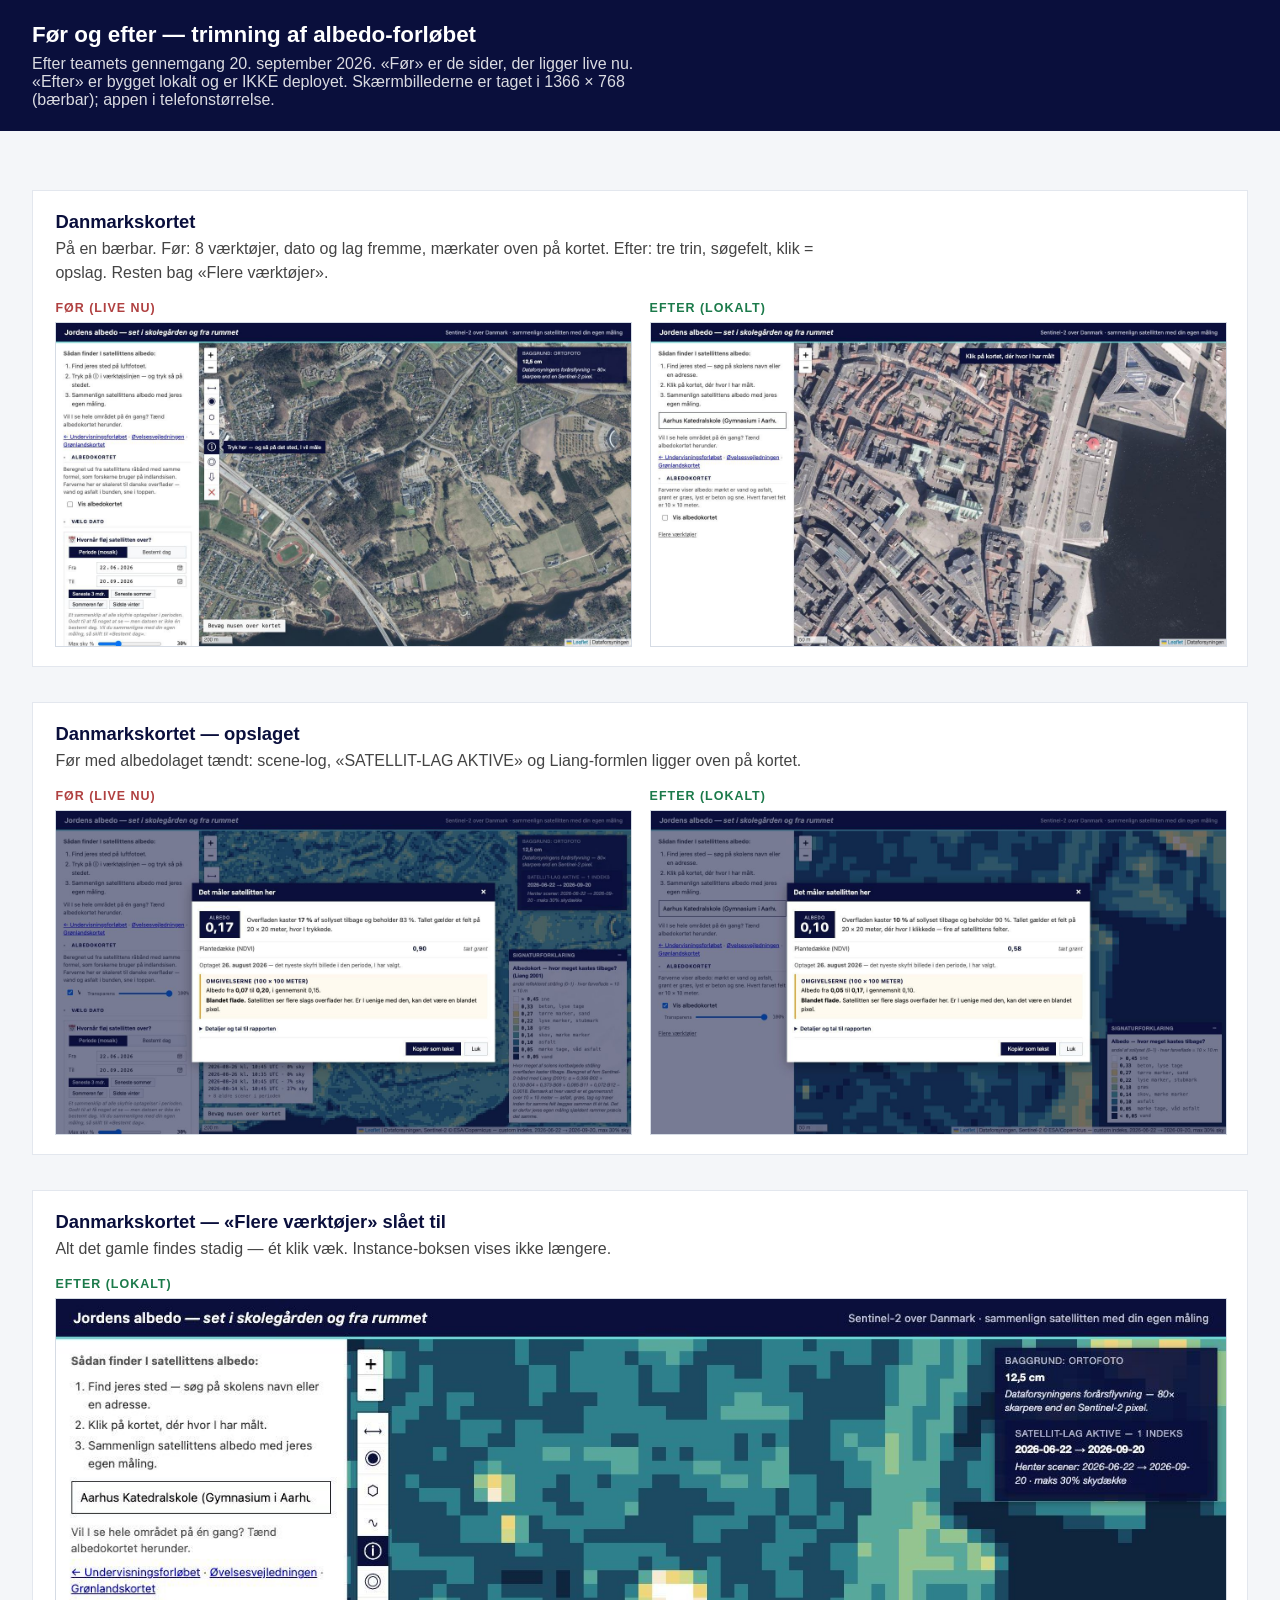
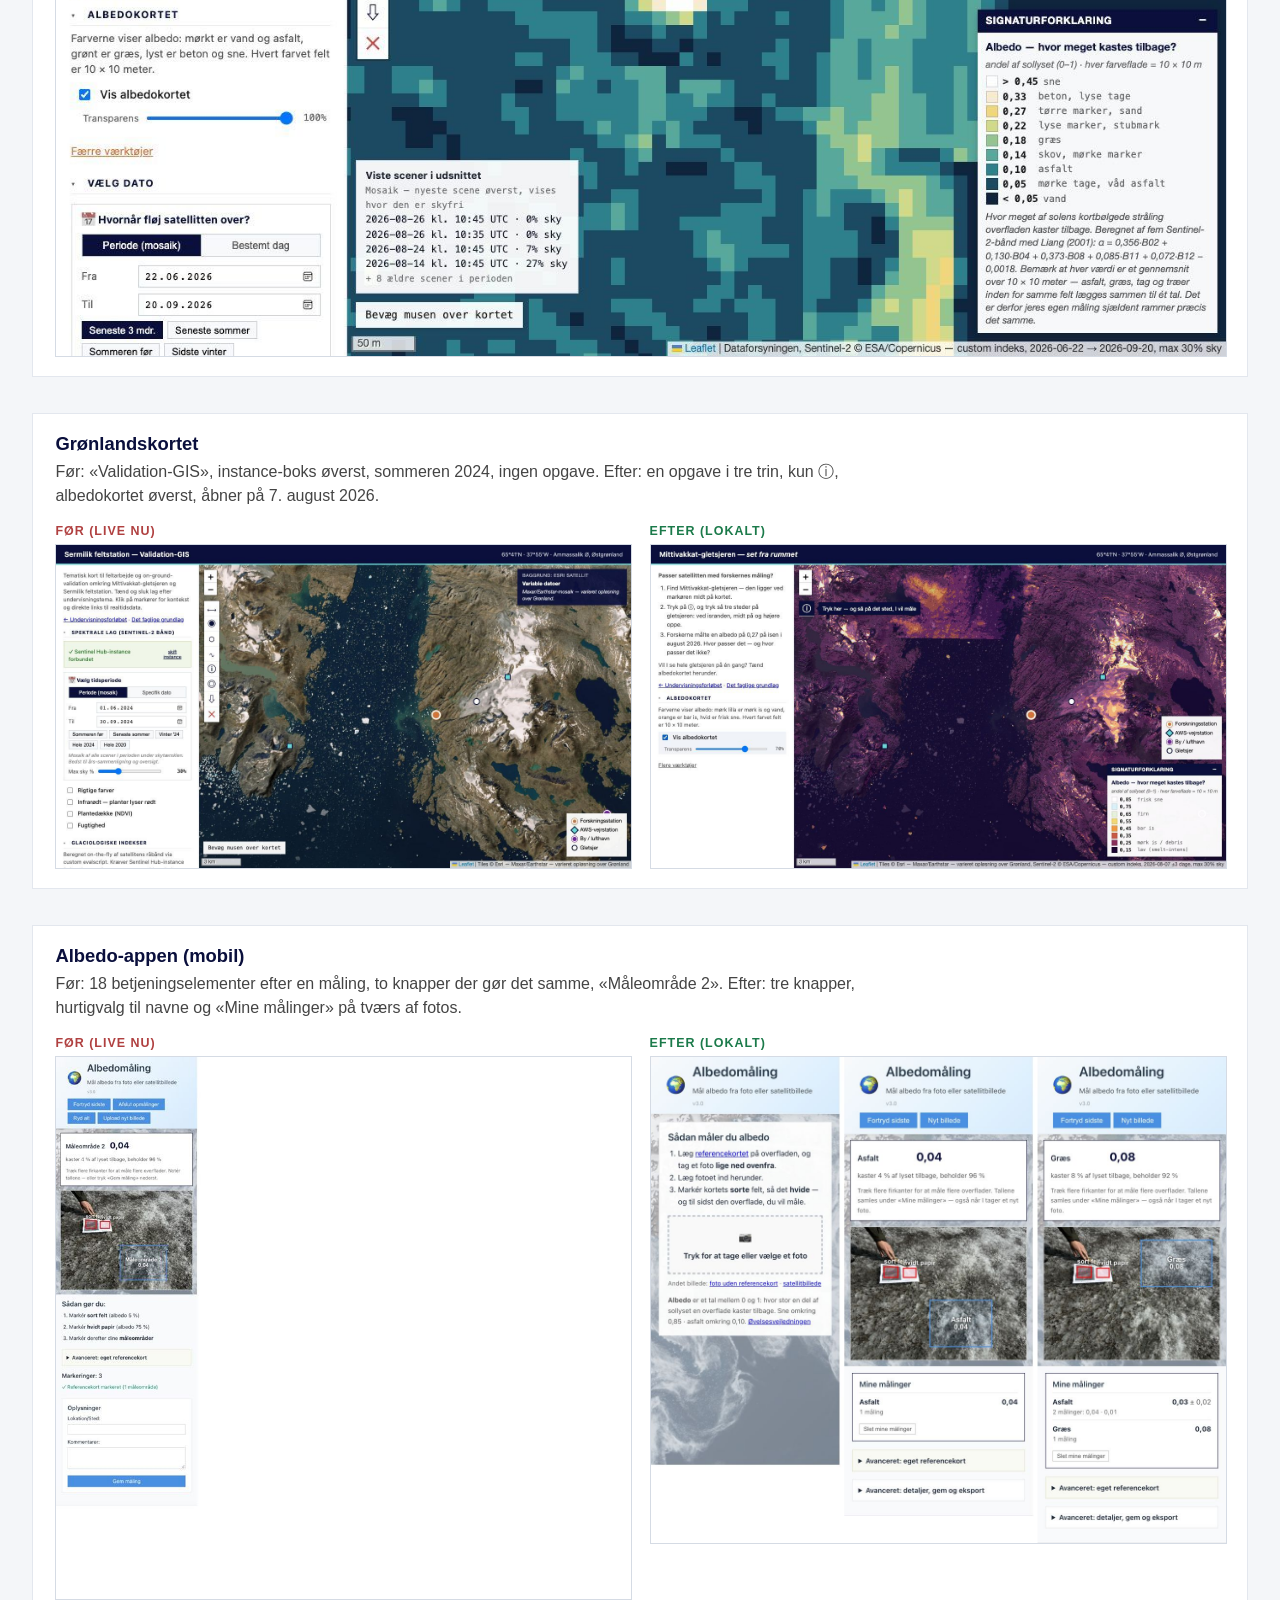
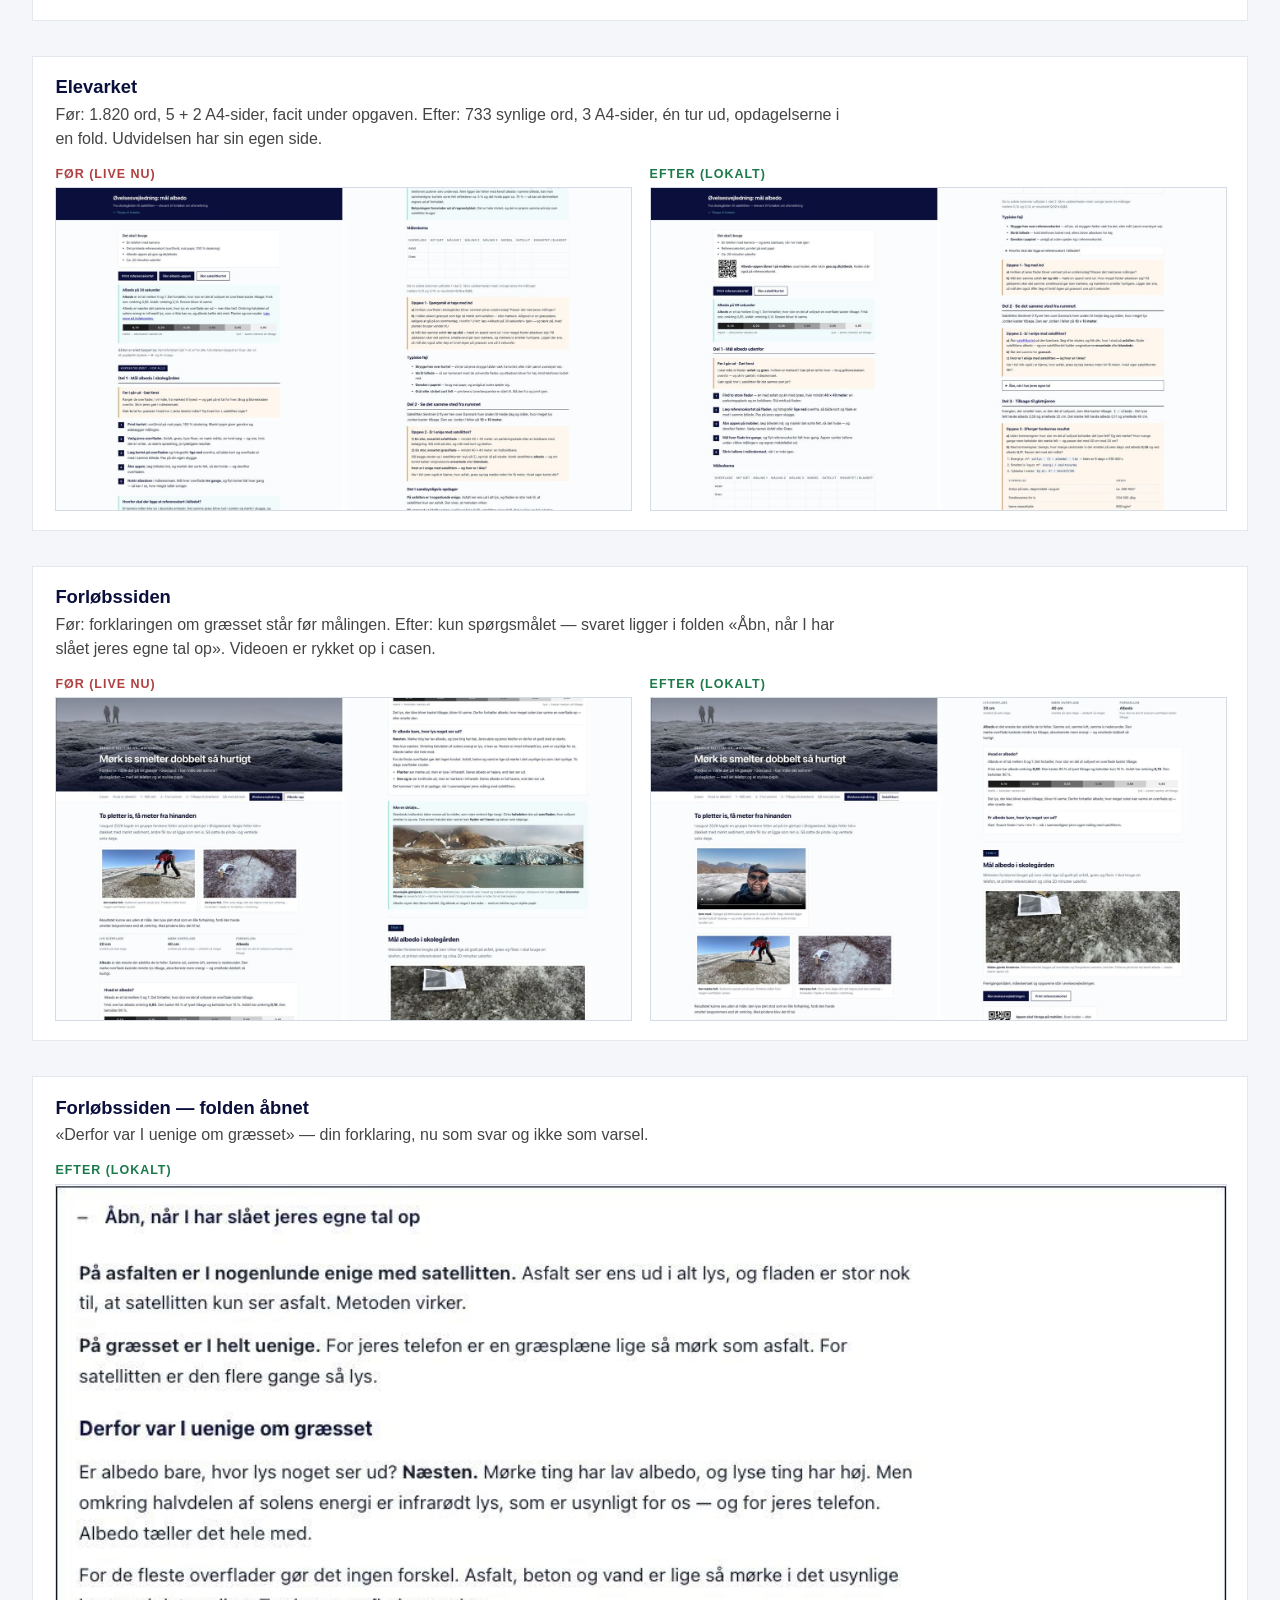
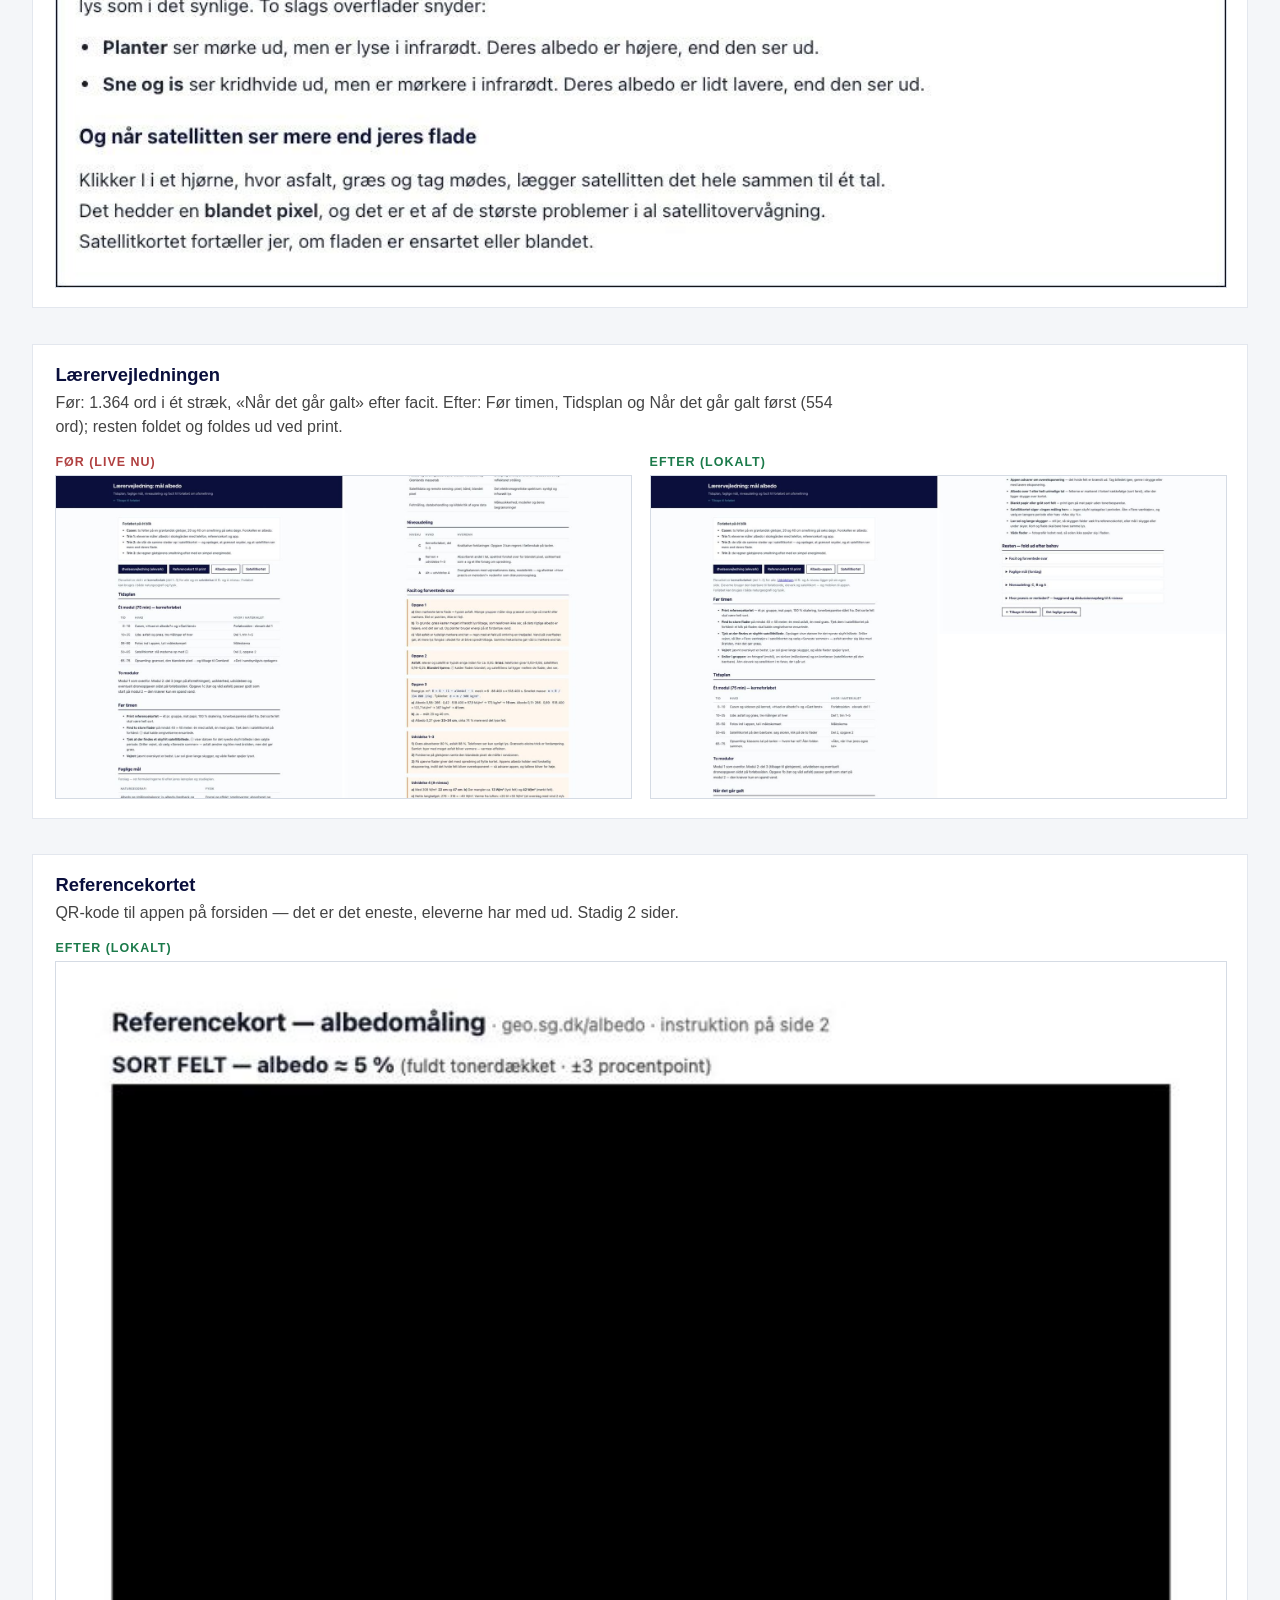
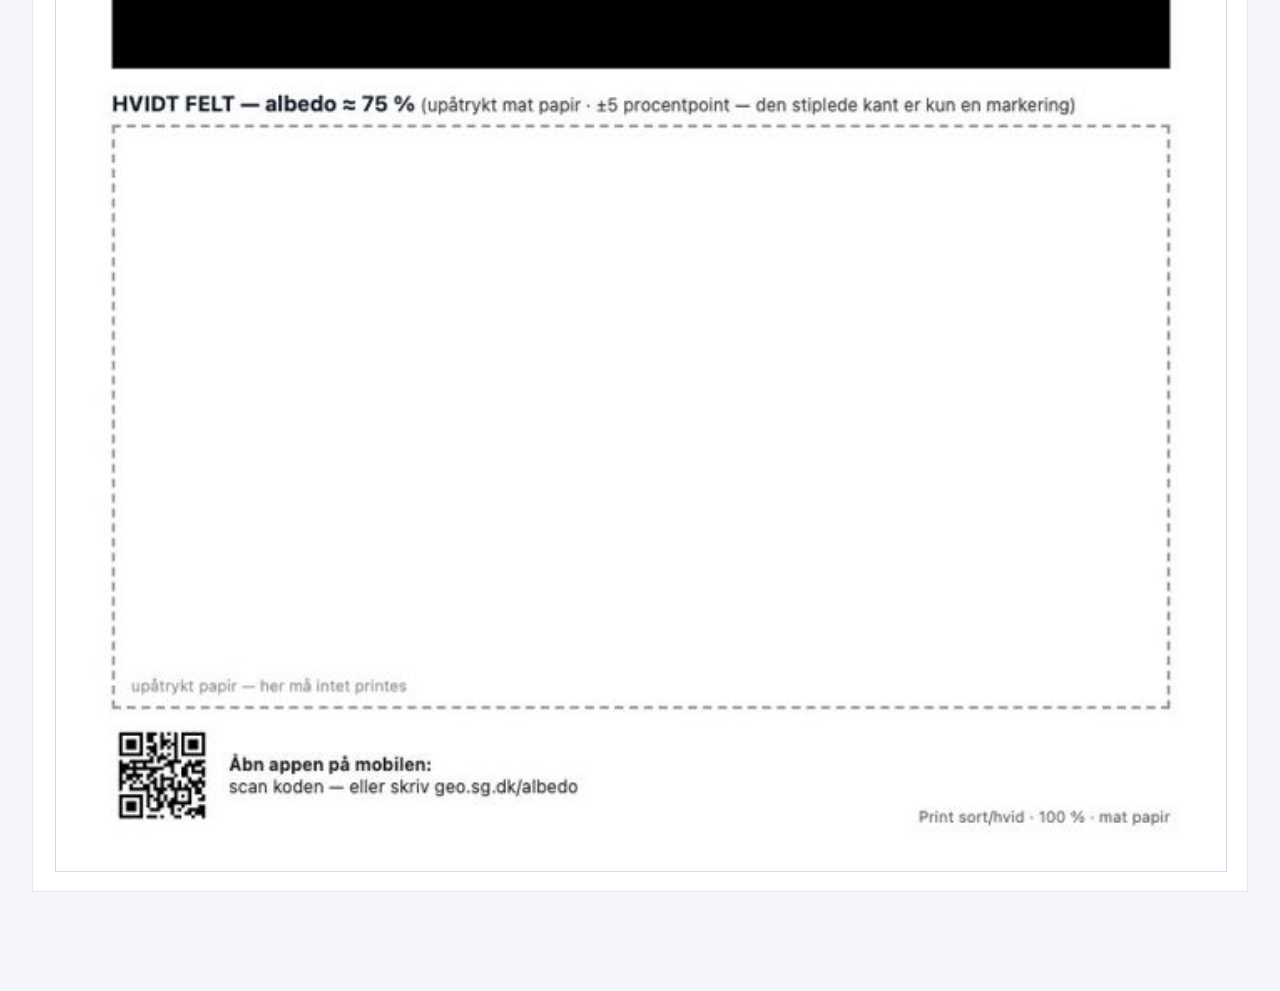
<file: docs/trim-foer-efter/index.html>
<!DOCTYPE html><html lang="da"><head><meta charset="UTF-8"><meta name="viewport" content="width=device-width, initial-scale=1">
<title>Før og efter — trimning af albedo-forløbet</title>
<style>
body{font-family:-apple-system,BlinkMacSystemFont,"Segoe UI",sans-serif;margin:0;background:#f4f6f9;color:#161c2e}
header{background:#0A0F3C;color:#fff;padding:1.4rem 2rem}header h1{margin:0;font-size:1.4rem}header p{margin:.4rem 0 0;opacity:.85;max-width:70ch}
main{max-width:1500px;margin:0 auto;padding:1.5rem 2rem 4rem}
section{margin:2.2rem 0;background:#fff;border:1px solid #e3e7ee;padding:1.2rem 1.4rem}
h2{margin:0 0 .3rem;font-size:1.15rem;color:#0A0F3C}section>p{margin:0 0 1rem;color:#444;max-width:90ch;line-height:1.5}
.par{display:grid;grid-template-columns:1fr 1fr;gap:1.2rem}.par.en{grid-template-columns:1fr}
figure{margin:0}figcaption{font-size:.78rem;letter-spacing:.08em;text-transform:uppercase;font-weight:700;margin-bottom:.4rem}
figcaption.foer{color:#b04040}figcaption.efter{color:#1b7a4a}
img{width:100%;height:auto;border:1px solid #d5dbe4;display:block}
@media(max-width:900px){.par{grid-template-columns:1fr}}
</style></head><body>
<header><h1>Før og efter — trimning af albedo-forløbet</h1>
<p>Efter teamets gennemgang 20. september 2026. «Før» er de sider, der ligger live nu. «Efter» er bygget lokalt og er IKKE deployet. Skærmbillederne er taget i 1366 × 768 (bærbar); appen i telefonstørrelse.</p></header><main>
<section><h2>Danmarkskortet</h2><p>På en bærbar. Før: 8 værktøjer, dato og lag fremme, mærkater oven på kortet. Efter: tre trin, søgefelt, klik = opslag. Resten bag «Flere værktøjer».</p><div class="par"><figure><figcaption class="foer">Før (live nu)</figcaption><img src="dk_foer.jpg" alt="Før: Danmarkskortet"></figure><figure><figcaption class="efter">Efter (lokalt)</figcaption><img src="dk_efter.jpg" alt="Efter: Danmarkskortet"></figure></div></section>
<section><h2>Danmarkskortet — opslaget</h2><p>Før med albedolaget tændt: scene-log, «SATELLIT-LAG AKTIVE» og Liang-formlen ligger oven på kortet.</p><div class="par"><figure><figcaption class="foer">Før (live nu)</figcaption><img src="dk_opslag_foer.jpg" alt="Før: Danmarkskortet — opslaget"></figure><figure><figcaption class="efter">Efter (lokalt)</figcaption><img src="dk_opslag_efter.jpg" alt="Efter: Danmarkskortet — opslaget"></figure></div></section>
<section><h2>Danmarkskortet — «Flere værktøjer» slået til</h2><p>Alt det gamle findes stadig — ét klik væk. Instance-boksen vises ikke længere.</p><div class="par en"><figure><figcaption class="efter">Efter (lokalt)</figcaption><img src="dk_flere.jpg" alt="Efter: Danmarkskortet — «Flere værktøjer» slået til"></figure></div></section>
<section><h2>Grønlandskortet</h2><p>Før: «Validation-GIS», instance-boks øverst, sommeren 2024, ingen opgave. Efter: en opgave i tre trin, kun ⓘ, albedokortet øverst, åbner på 7. august 2026.</p><div class="par"><figure><figcaption class="foer">Før (live nu)</figcaption><img src="gl_foer.jpg" alt="Før: Grønlandskortet"></figure><figure><figcaption class="efter">Efter (lokalt)</figcaption><img src="gl_efter.jpg" alt="Efter: Grønlandskortet"></figure></div></section>
<section><h2>Albedo-appen (mobil)</h2><p>Før: 18 betjeningselementer efter en måling, to knapper der gør det samme, «Måleområde 2». Efter: tre knapper, hurtigvalg til navne og «Mine målinger» på tværs af fotos.</p><div class="par"><figure><figcaption class="foer">Før (live nu)</figcaption><img src="app_foer.jpg" alt="Før: Albedo-appen (mobil)"></figure><figure><figcaption class="efter">Efter (lokalt)</figcaption><img src="app_efter.jpg" alt="Efter: Albedo-appen (mobil)"></figure></div></section>
<section><h2>Elevarket</h2><p>Før: 1.820 ord, 5 + 2 A4-sider, facit under opgaven. Efter: 733 synlige ord, 3 A4-sider, én tur ud, opdagelserne i en fold. Udvidelsen har sin egen side.</p><div class="par"><figure><figcaption class="foer">Før (live nu)</figcaption><img src="ark_foer.jpg" alt="Før: Elevarket"></figure><figure><figcaption class="efter">Efter (lokalt)</figcaption><img src="ark_efter.jpg" alt="Efter: Elevarket"></figure></div></section>
<section><h2>Forløbssiden</h2><p>Før: forklaringen om græsset står før målingen. Efter: kun spørgsmålet — svaret ligger i folden «Åbn, når I har slået jeres egne tal op». Videoen er rykket op i casen.</p><div class="par"><figure><figcaption class="foer">Før (live nu)</figcaption><img src="forloeb_foer.jpg" alt="Før: Forløbssiden"></figure><figure><figcaption class="efter">Efter (lokalt)</figcaption><img src="forloeb_efter.jpg" alt="Efter: Forløbssiden"></figure></div></section>
<section><h2>Forløbssiden — folden åbnet</h2><p>«Derfor var I uenige om græsset» — din forklaring, nu som svar og ikke som varsel.</p><div class="par en"><figure><figcaption class="efter">Efter (lokalt)</figcaption><img src="forloeb_fold.jpg" alt="Efter: Forløbssiden — folden åbnet"></figure></div></section>
<section><h2>Lærervejledningen</h2><p>Før: 1.364 ord i ét stræk, «Når det går galt» efter facit. Efter: Før timen, Tidsplan og Når det går galt først (554 ord); resten foldet og foldes ud ved print.</p><div class="par"><figure><figcaption class="foer">Før (live nu)</figcaption><img src="lv_foer.jpg" alt="Før: Lærervejledningen"></figure><figure><figcaption class="efter">Efter (lokalt)</figcaption><img src="lv_efter.jpg" alt="Efter: Lærervejledningen"></figure></div></section>
<section><h2>Referencekortet</h2><p>QR-kode til appen på forsiden — det er det eneste, eleverne har med ud. Stadig 2 sider.</p><div class="par en"><figure><figcaption class="efter">Efter (lokalt)</figcaption><img src="refkort_efter.jpg" alt="Efter: Referencekortet"></figure></div></section>
</main></body></html>
</file>
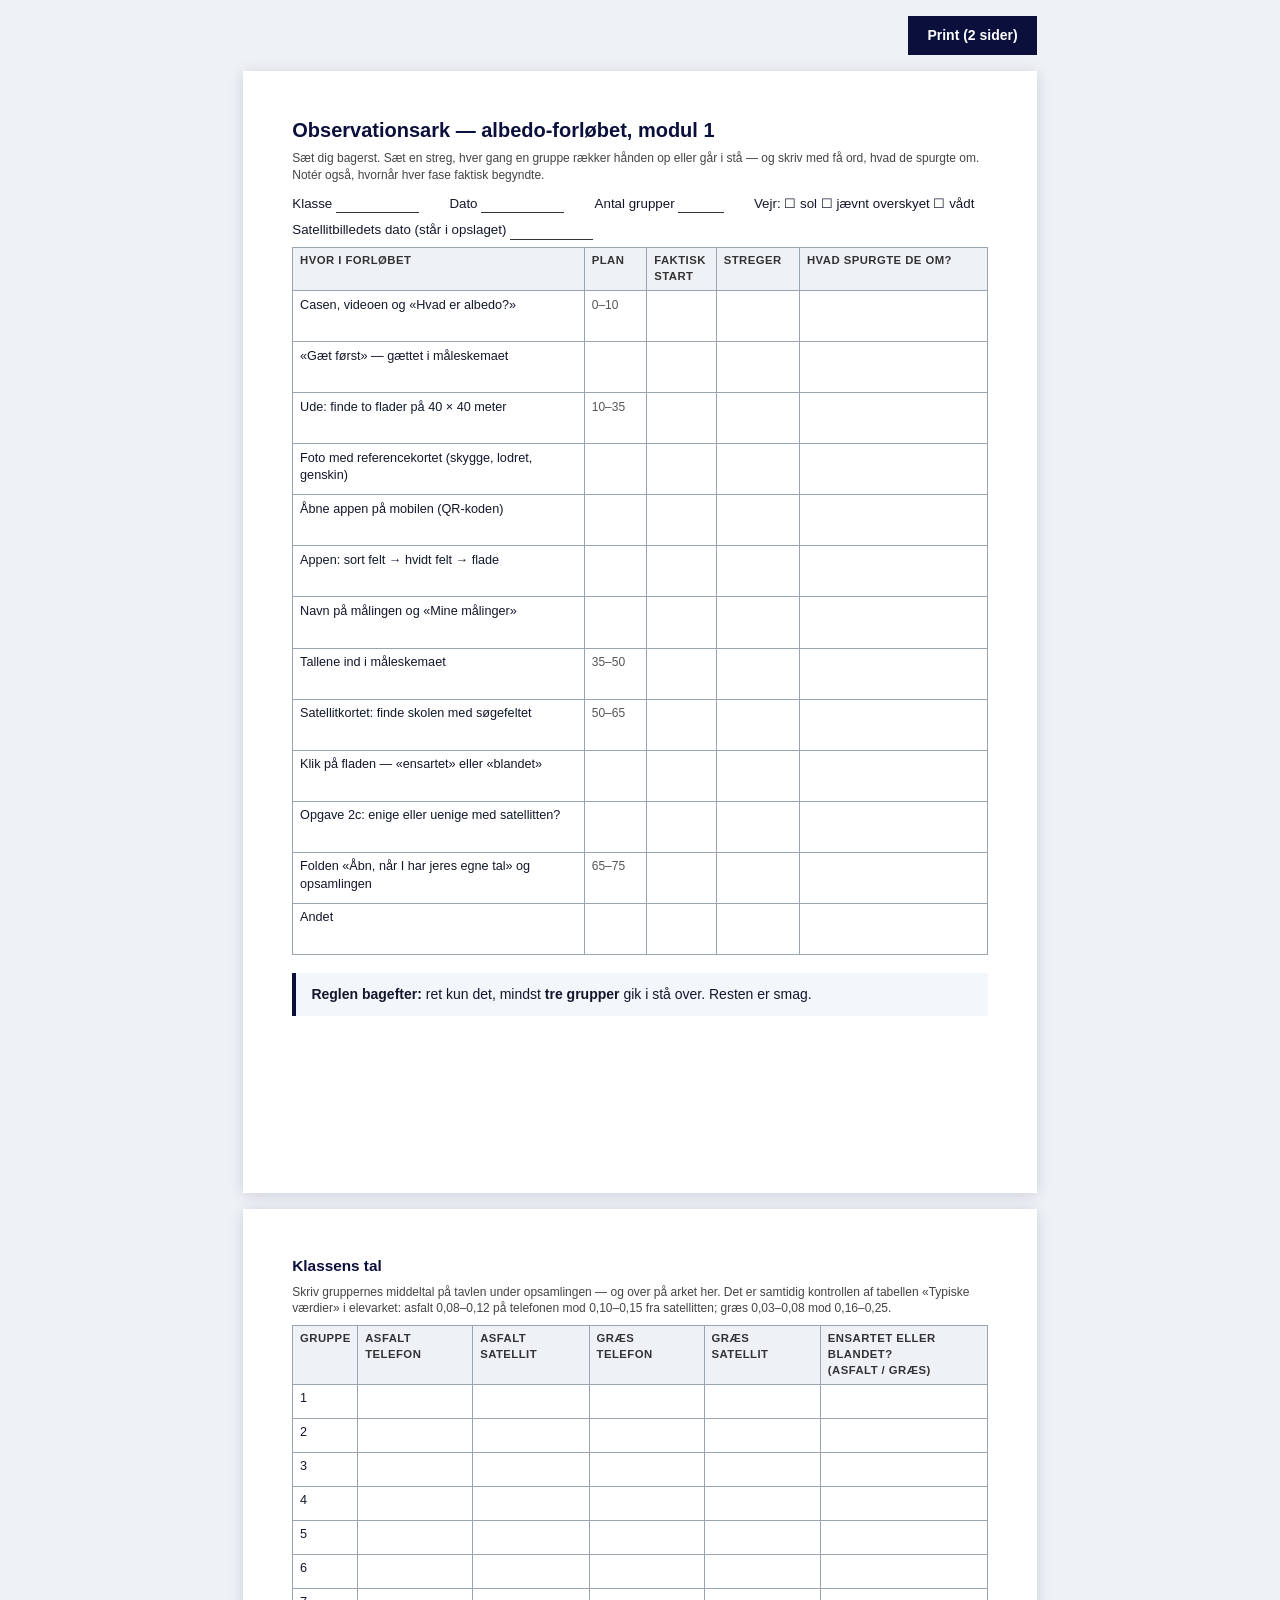
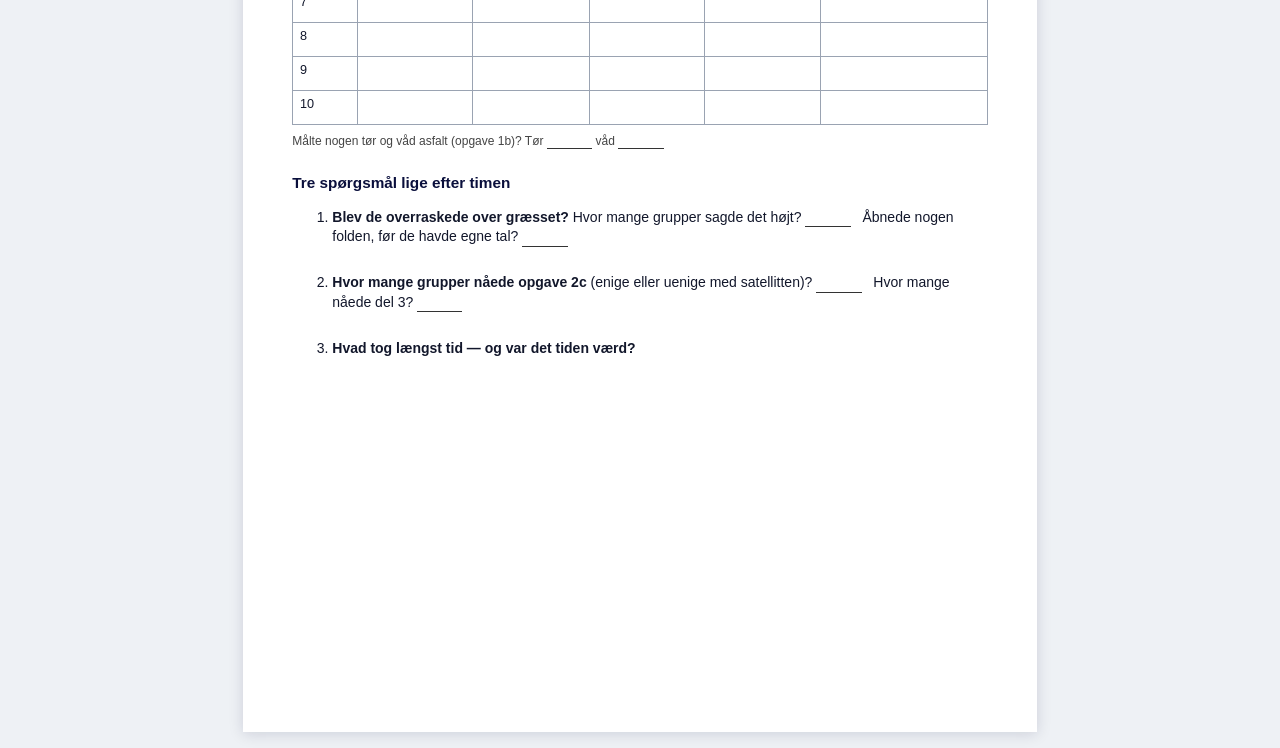
<file: docs/observationsark.html>
<!DOCTYPE html>
<html lang="da">
<head>
<meta charset="UTF-8">
<meta name="viewport" content="width=device-width, initial-scale=1.0">
<title>Observationsark — albedo-forløbet, modul 1</title>
<style>
  :root{ --navy:#0A0F3C; --line:#9aa3b2; }
  *{box-sizing:border-box}
  body{margin:0;background:#eef1f5;color:#12172b;
    font-family:-apple-system,BlinkMacSystemFont,"Segoe UI",Roboto,"Helvetica Neue",sans-serif;font-size:10.5pt;line-height:1.4}
  .ark{background:#fff;width:210mm;min-height:297mm;margin:1rem auto;padding:12mm 13mm;box-shadow:0 2px 14px rgba(10,15,60,.14)}
  h1{font-size:15pt;margin:0 0 1mm;color:var(--navy)}
  h2{font-size:11.5pt;margin:6mm 0 2mm;color:var(--navy)}
  p{margin:1.5mm 0}
  .sml{font-size:9pt;color:#444}
  .felter{display:flex;flex-wrap:wrap;gap:2mm 8mm;margin:3mm 0 1mm;font-size:10pt}
  .felter span{white-space:nowrap}
  .streg{display:inline-block;border-bottom:0.3mm solid #333;min-width:22mm;height:4mm;vertical-align:bottom}
  .streg.kort{min-width:12mm}
  table{border-collapse:collapse;width:100%;margin:2mm 0}
  th,td{border:0.3mm solid var(--line);padding:1.4mm 1.8mm;text-align:left;vertical-align:top;font-size:9.5pt}
  th{background:#eef1f6;font-size:8.5pt;text-transform:uppercase;letter-spacing:.04em;color:#333}
  td.tid{white-space:nowrap;color:#555;font-size:9pt}
  tr.rk td{height:13.5mm}
  tr.tal td{height:9mm}
  .regel{border-left:1.2mm solid var(--navy);background:#f3f6fb;padding:3mm 4mm;margin:5mm 0 0;font-size:10.5pt}
  .spm li{margin:0 0 7mm}
  .knap{display:block;margin:1rem auto 0;width:210mm;text-align:right}
  .knap button{background:var(--navy);color:#fff;border:none;padding:.6rem 1.2rem;font:inherit;font-weight:600;cursor:pointer}
  @media print{
    @page{size:A4;margin:0}
    body{background:#fff}
    .ark{margin:0;box-shadow:none;page-break-after:always}
    .ark:last-of-type{page-break-after:auto}
    .knap{display:none}
  }
</style>
</head>
<body>

<div class="knap"><button onclick="window.print()">Print (2 sider)</button></div>

<!-- ═══ SIDE 1 — HVOR GÅR GRUPPERNE I STÅ? ═══ -->
<div class="ark">
  <h1>Observationsark — albedo-forløbet, modul 1</h1>
  <p class="sml">Sæt dig bagerst. Sæt en streg, hver gang en gruppe rækker hånden op eller går i stå — og skriv med få ord,
    hvad de spurgte om. Notér også, hvornår hver fase faktisk begyndte.</p>

  <div class="felter">
    <span>Klasse <span class="streg"></span></span>
    <span>Dato <span class="streg"></span></span>
    <span>Antal grupper <span class="streg kort"></span></span>
    <span>Vejr: ☐ sol ☐ jævnt overskyet ☐ vådt</span>
    <span>Satellitbilledets dato (står i opslaget) <span class="streg"></span></span>
  </div>

  <table>
    <thead><tr><th style="width:42%">Hvor i forløbet</th><th style="width:9%">Plan</th><th style="width:10%">Faktisk start</th><th style="width:12%">Streger</th><th>Hvad spurgte de om?</th></tr></thead>
    <tbody>
      <tr class="rk"><td>Casen, videoen og «Hvad er albedo?»</td><td class="tid">0–10</td><td></td><td></td><td></td></tr>
      <tr class="rk"><td>«Gæt først» — gættet i måleskemaet</td><td class="tid"></td><td></td><td></td><td></td></tr>
      <tr class="rk"><td>Ude: finde to flader på 40 × 40 meter</td><td class="tid">10–35</td><td></td><td></td><td></td></tr>
      <tr class="rk"><td>Foto med referencekortet (skygge, lodret, genskin)</td><td class="tid"></td><td></td><td></td><td></td></tr>
      <tr class="rk"><td>Åbne appen på mobilen (QR-koden)</td><td class="tid"></td><td></td><td></td><td></td></tr>
      <tr class="rk"><td>Appen: sort felt → hvidt felt → flade</td><td class="tid"></td><td></td><td></td><td></td></tr>
      <tr class="rk"><td>Navn på målingen og «Mine målinger»</td><td class="tid"></td><td></td><td></td><td></td></tr>
      <tr class="rk"><td>Tallene ind i måleskemaet</td><td class="tid">35–50</td><td></td><td></td><td></td></tr>
      <tr class="rk"><td>Satellitkortet: finde skolen med søgefeltet</td><td class="tid">50–65</td><td></td><td></td><td></td></tr>
      <tr class="rk"><td>Klik på fladen — «ensartet» eller «blandet»</td><td class="tid"></td><td></td><td></td><td></td></tr>
      <tr class="rk"><td>Opgave 2c: enige eller uenige med satellitten?</td><td class="tid"></td><td></td><td></td><td></td></tr>
      <tr class="rk"><td>Folden «Åbn, når I har jeres egne tal» og opsamlingen</td><td class="tid">65–75</td><td></td><td></td><td></td></tr>
      <tr class="rk"><td>Andet</td><td class="tid"></td><td></td><td></td><td></td></tr>
    </tbody>
  </table>

  <div class="regel"><b>Reglen bagefter:</b> ret kun det, mindst <b>tre grupper</b> gik i stå over. Resten er smag.</div>
</div>

<!-- ═══ SIDE 2 — KLASSENS TAL OG TRE SPØRGSMÅL ═══ -->
<div class="ark">
  <h2 style="margin-top:0">Klassens tal</h2>
  <p class="sml">Skriv gruppernes middeltal på tavlen under opsamlingen — og over på arket her. Det er samtidig kontrollen af
    tabellen «Typiske værdier» i elevarket: asfalt 0,08–0,12 på telefonen mod 0,10–0,15 fra satellitten; græs 0,03–0,08 mod 0,16–0,25.</p>

  <table>
    <thead><tr><th style="width:9%">Gruppe</th><th>Asfalt<br>telefon</th><th>Asfalt<br>satellit</th><th>Græs<br>telefon</th><th>Græs<br>satellit</th><th style="width:24%">Ensartet eller blandet?<br>(asfalt / græs)</th></tr></thead>
    <tbody>
      <tr class="tal"><td>1</td><td></td><td></td><td></td><td></td><td></td></tr>
      <tr class="tal"><td>2</td><td></td><td></td><td></td><td></td><td></td></tr>
      <tr class="tal"><td>3</td><td></td><td></td><td></td><td></td><td></td></tr>
      <tr class="tal"><td>4</td><td></td><td></td><td></td><td></td><td></td></tr>
      <tr class="tal"><td>5</td><td></td><td></td><td></td><td></td><td></td></tr>
      <tr class="tal"><td>6</td><td></td><td></td><td></td><td></td><td></td></tr>
      <tr class="tal"><td>7</td><td></td><td></td><td></td><td></td><td></td></tr>
      <tr class="tal"><td>8</td><td></td><td></td><td></td><td></td><td></td></tr>
      <tr class="tal"><td>9</td><td></td><td></td><td></td><td></td><td></td></tr>
      <tr class="tal"><td>10</td><td></td><td></td><td></td><td></td><td></td></tr>
    </tbody>
  </table>
  <p class="sml">Målte nogen tør og våd asfalt (opgave 1b)? Tør <span class="streg kort"></span> våd <span class="streg kort"></span></p>

  <h2>Tre spørgsmål lige efter timen</h2>
  <ol class="spm">
    <li><b>Blev de overraskede over græsset?</b> Hvor mange grupper sagde det højt? <span class="streg kort"></span>
      &nbsp; Åbnede nogen folden, før de havde egne tal? <span class="streg kort"></span></li>
    <li><b>Hvor mange grupper nåede opgave 2c</b> (enige eller uenige med satellitten)? <span class="streg kort"></span>
      &nbsp; Hvor mange nåede del 3? <span class="streg kort"></span></li>
    <li><b>Hvad tog længst tid — og var det tiden værd?</b></li>
  </ol>
</div>

</body>
</html>
</file>
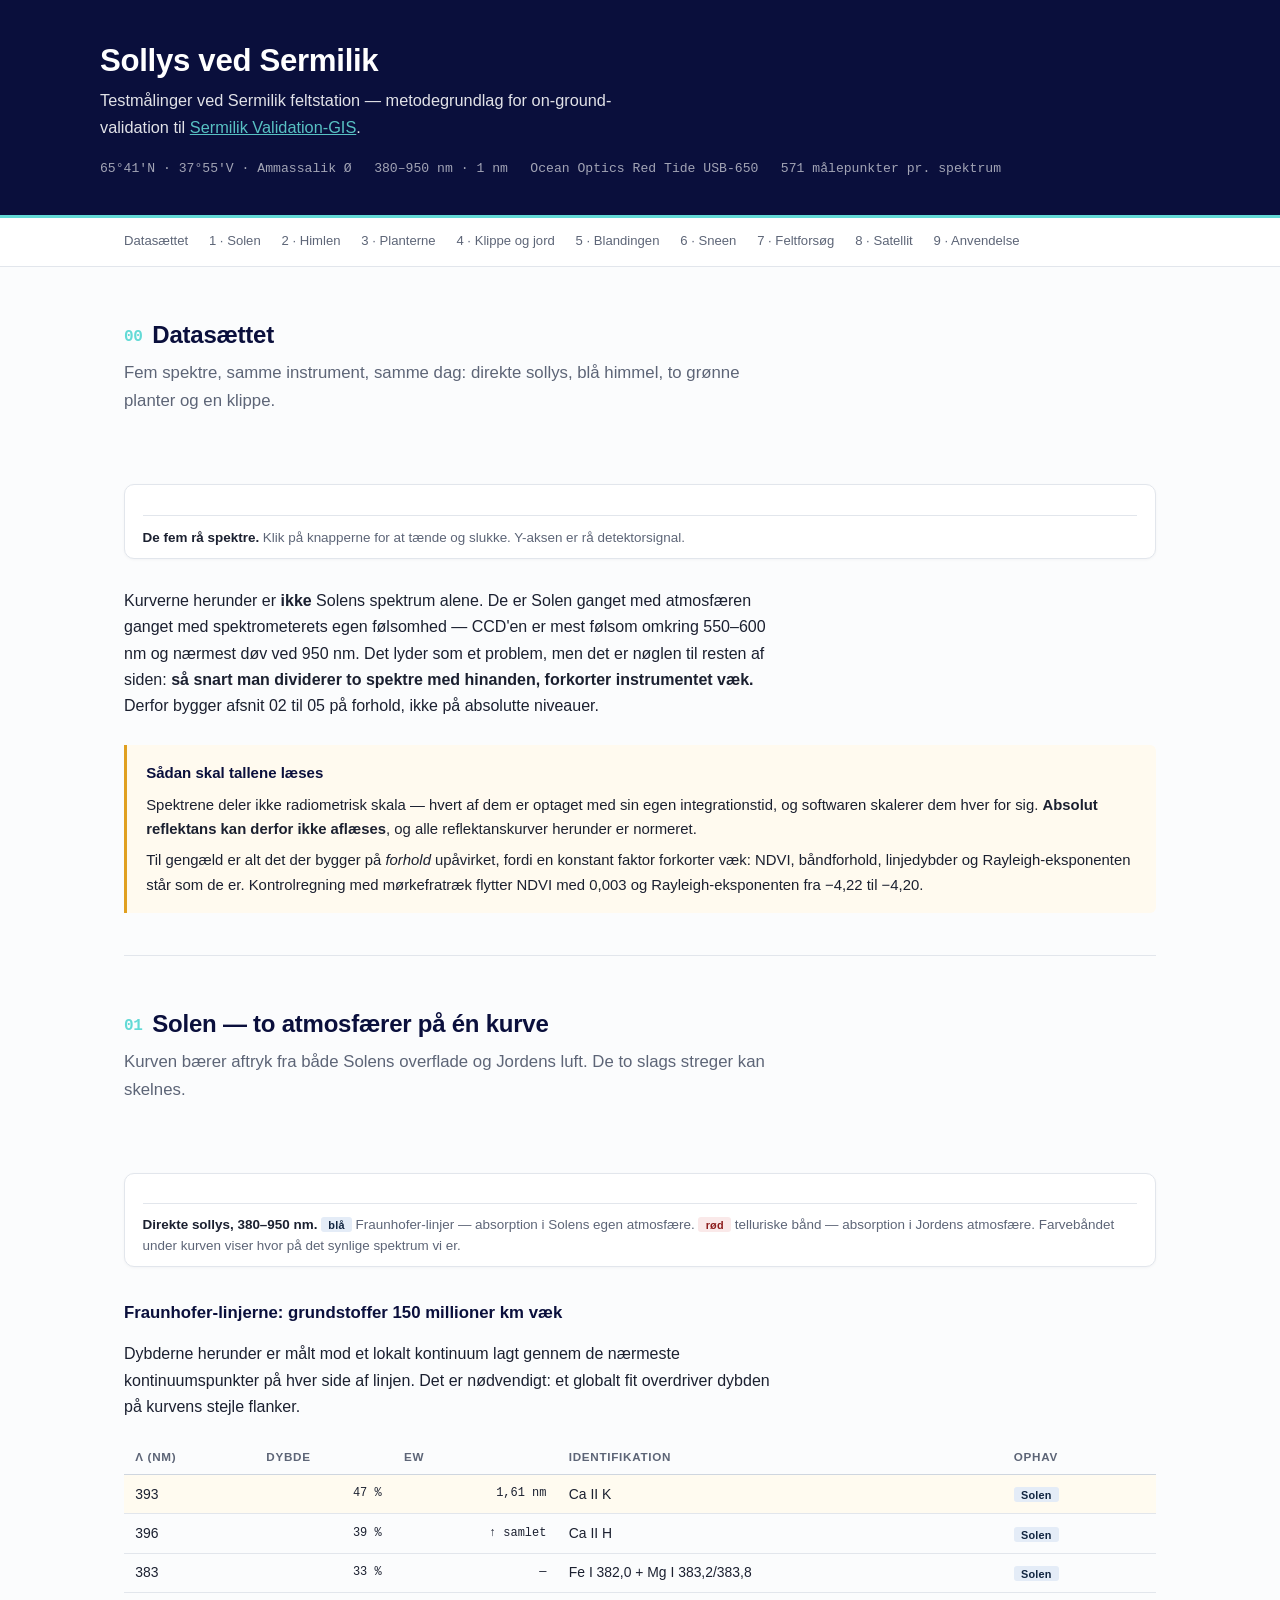
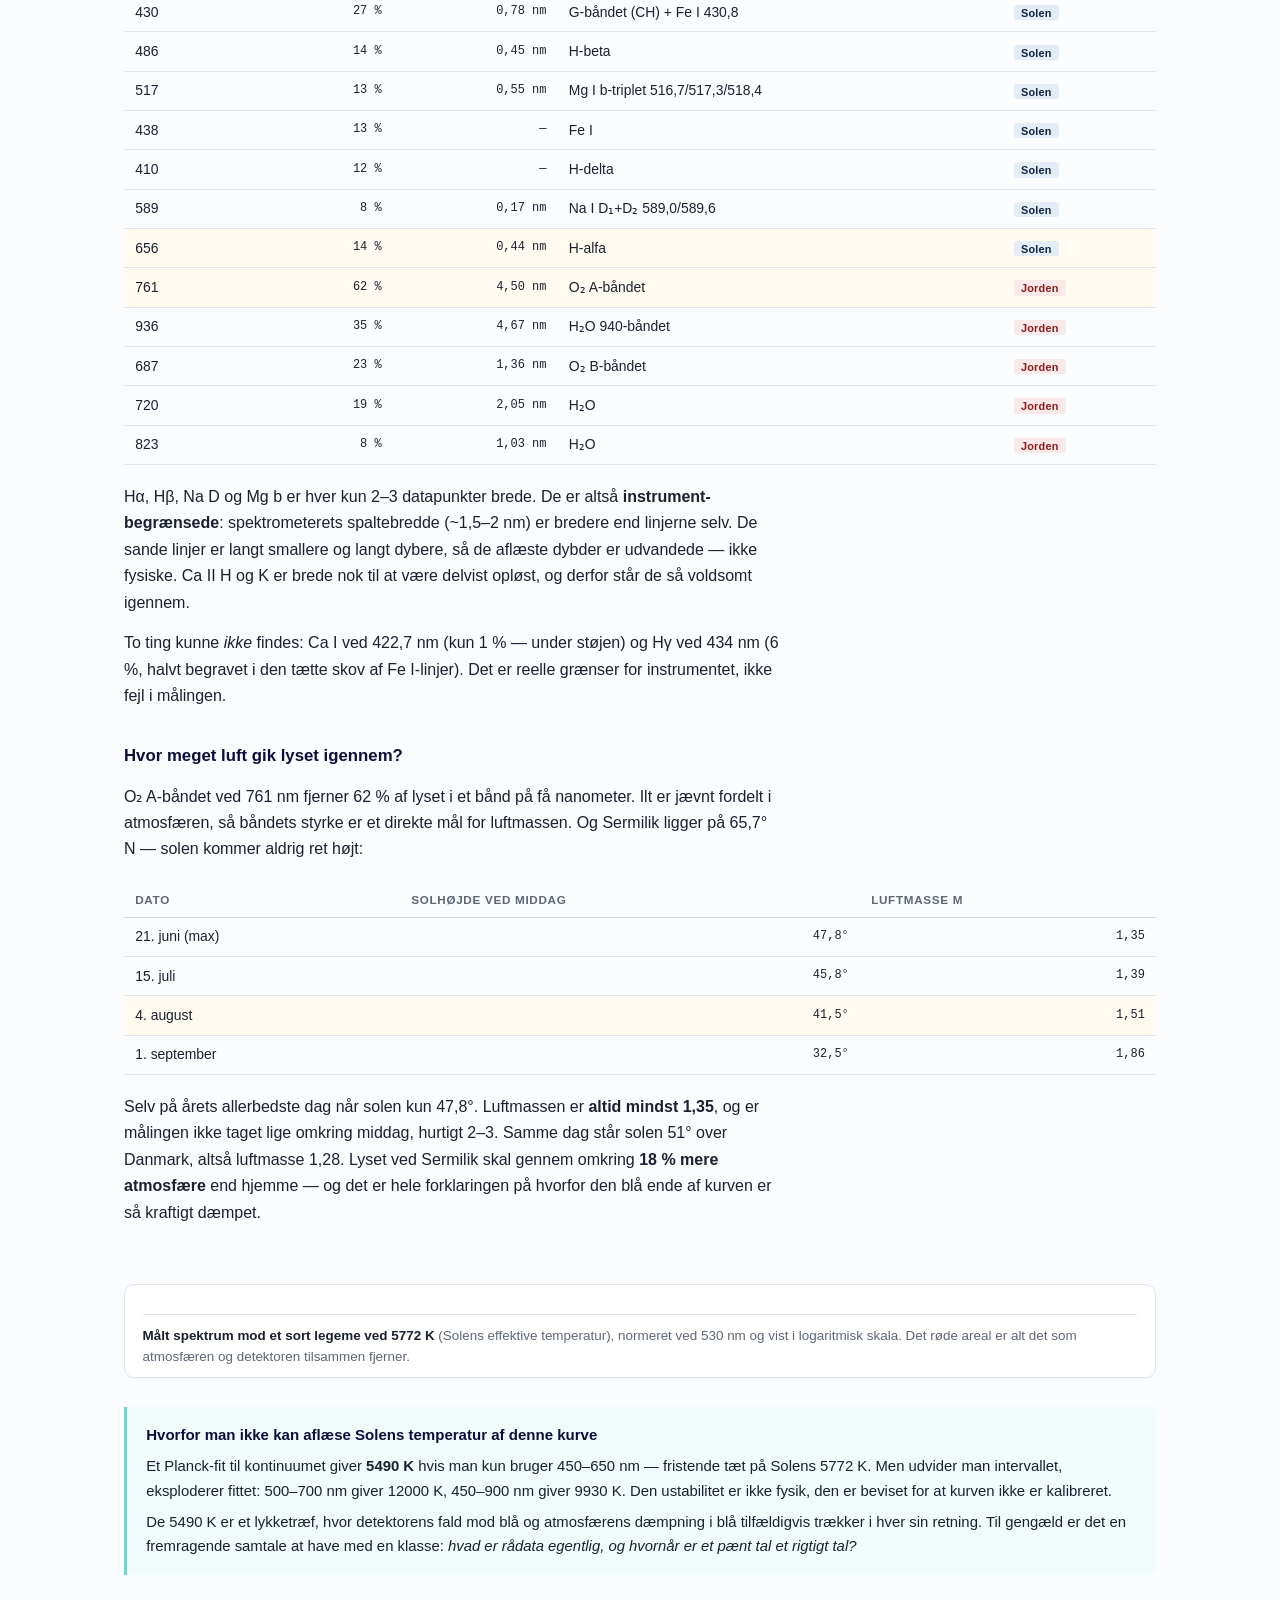
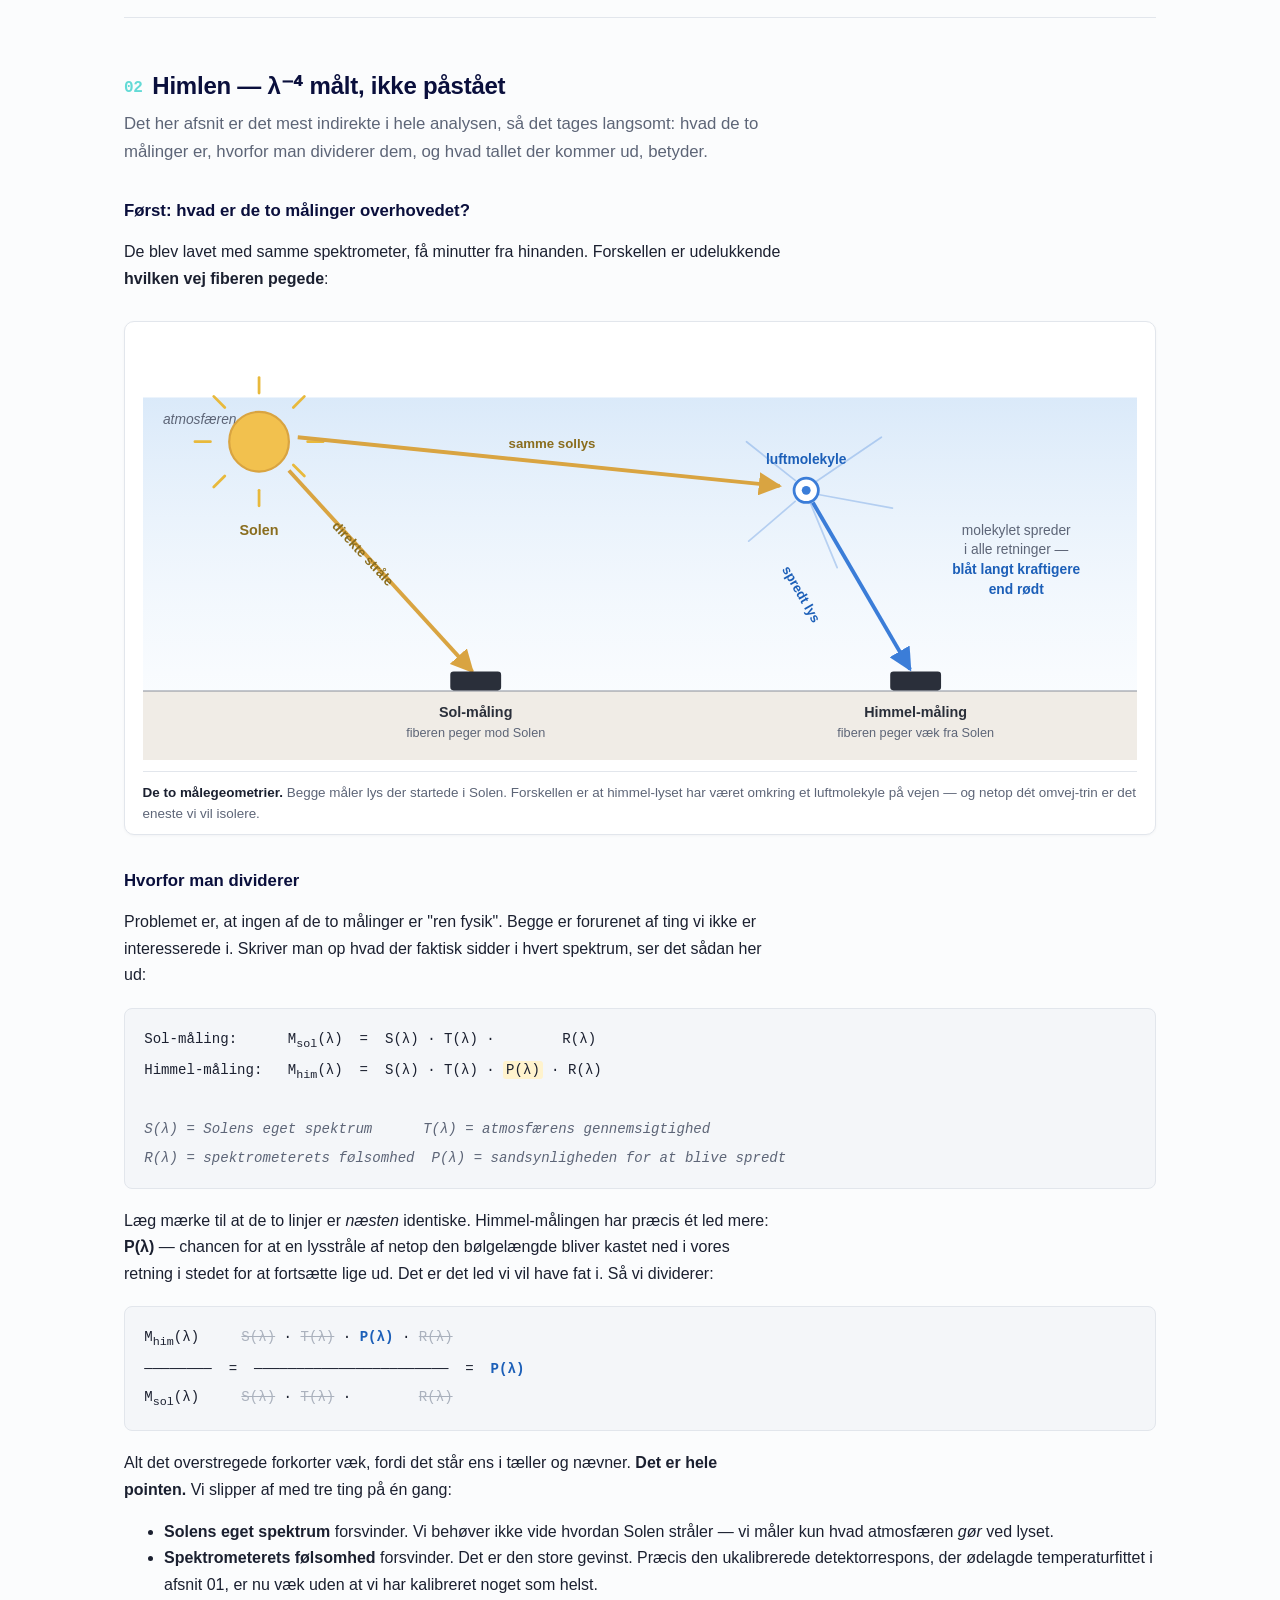
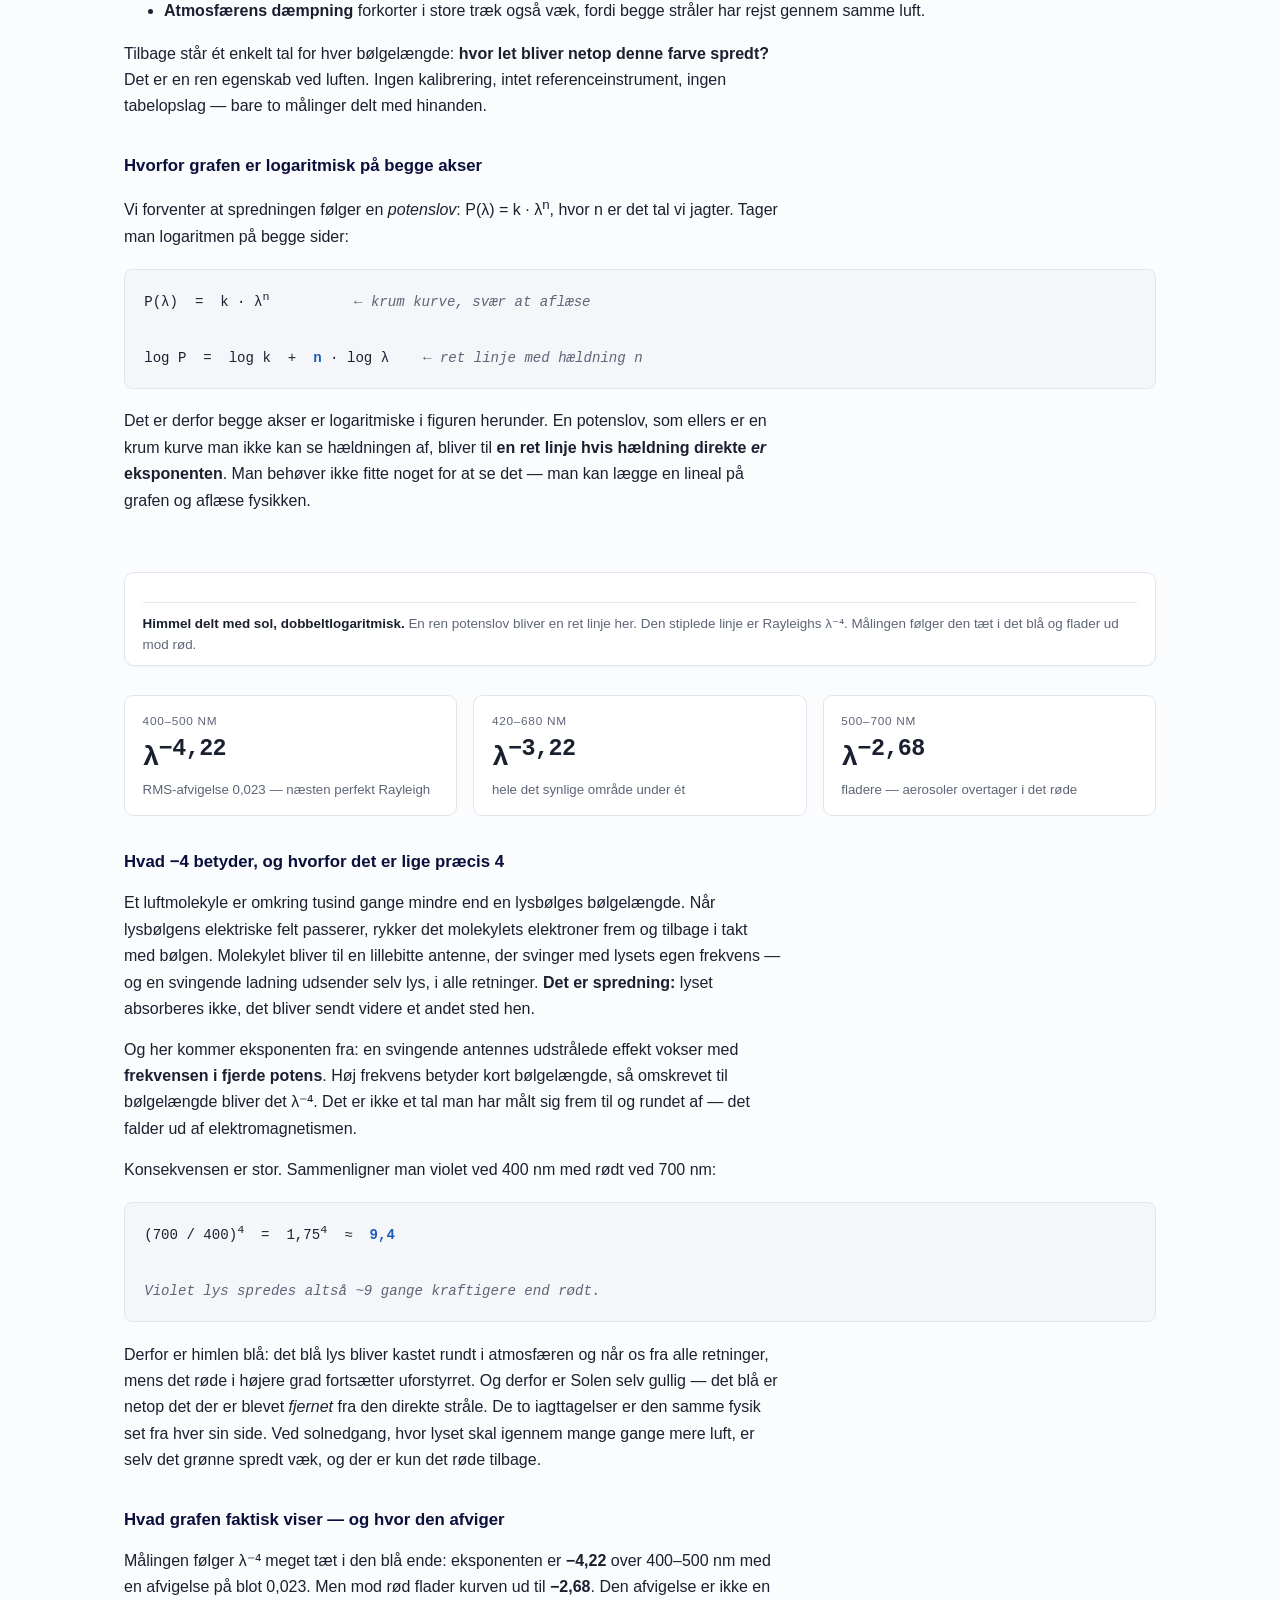
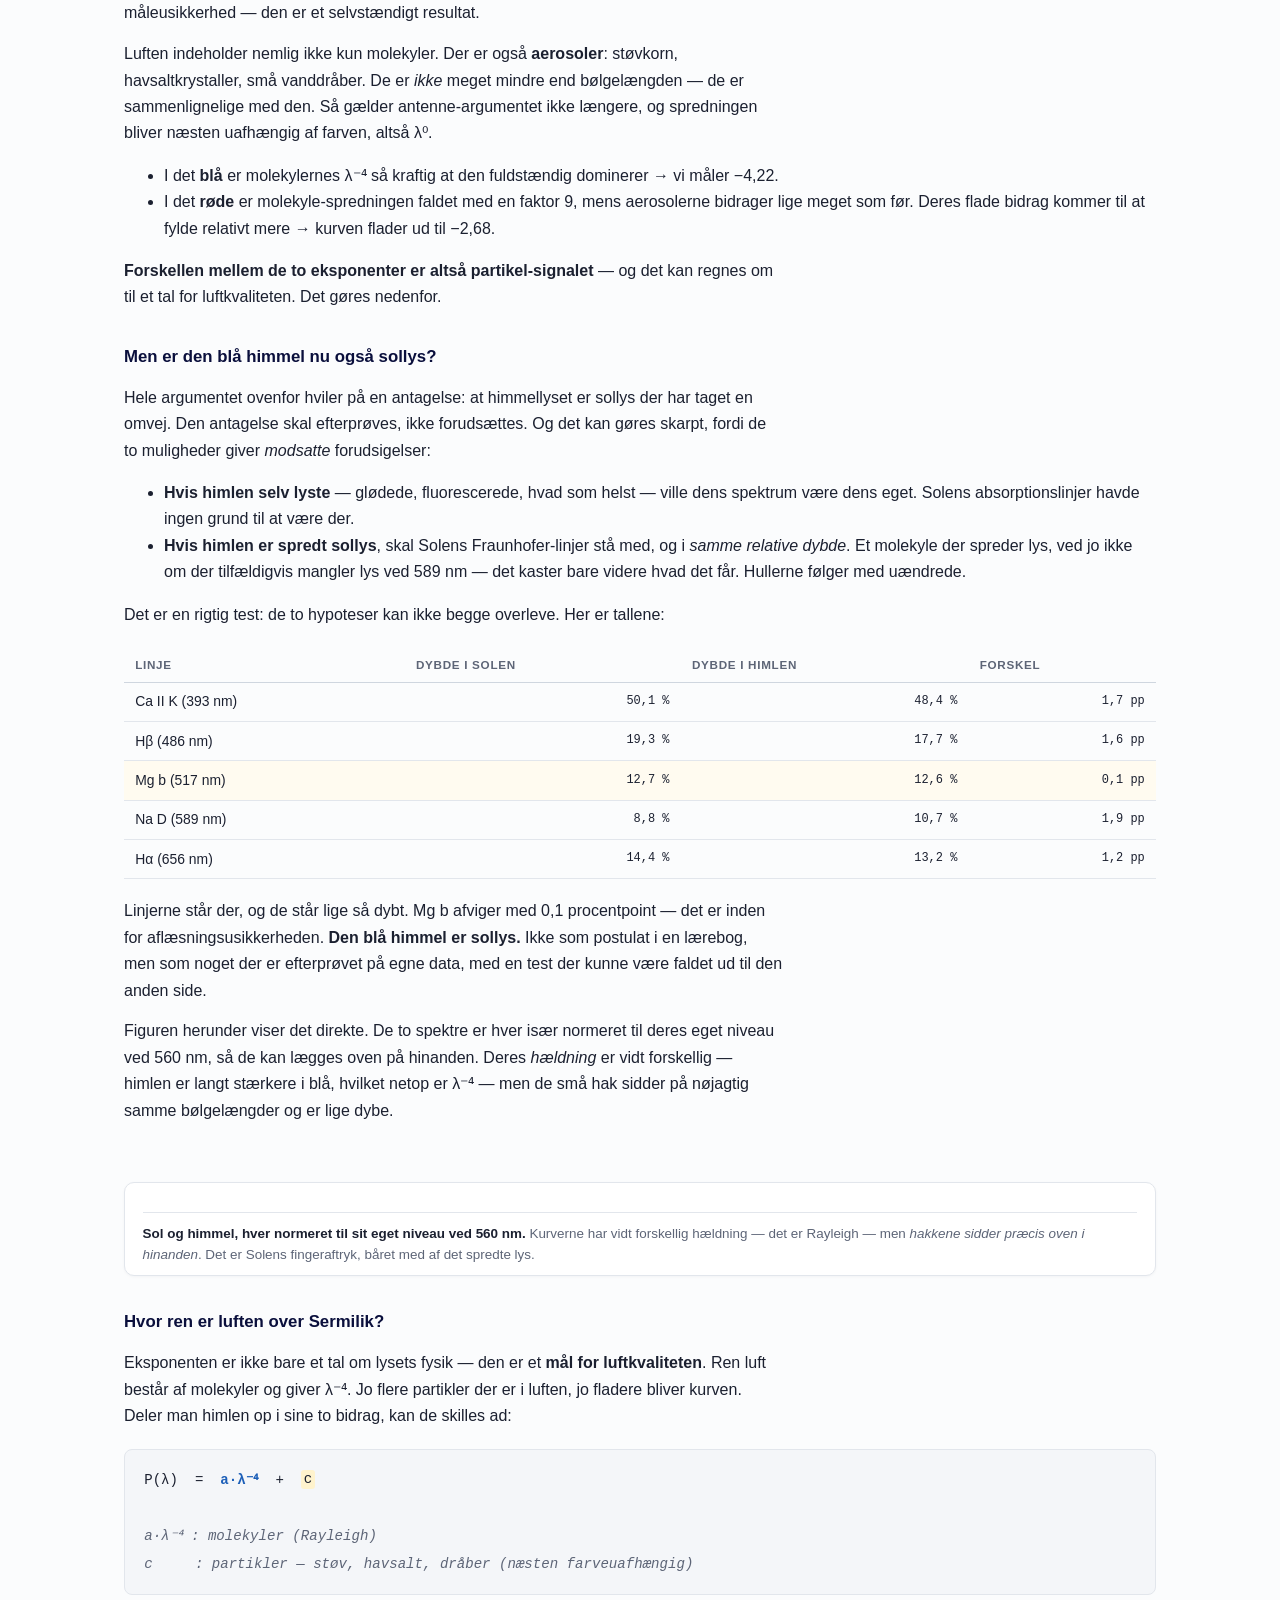
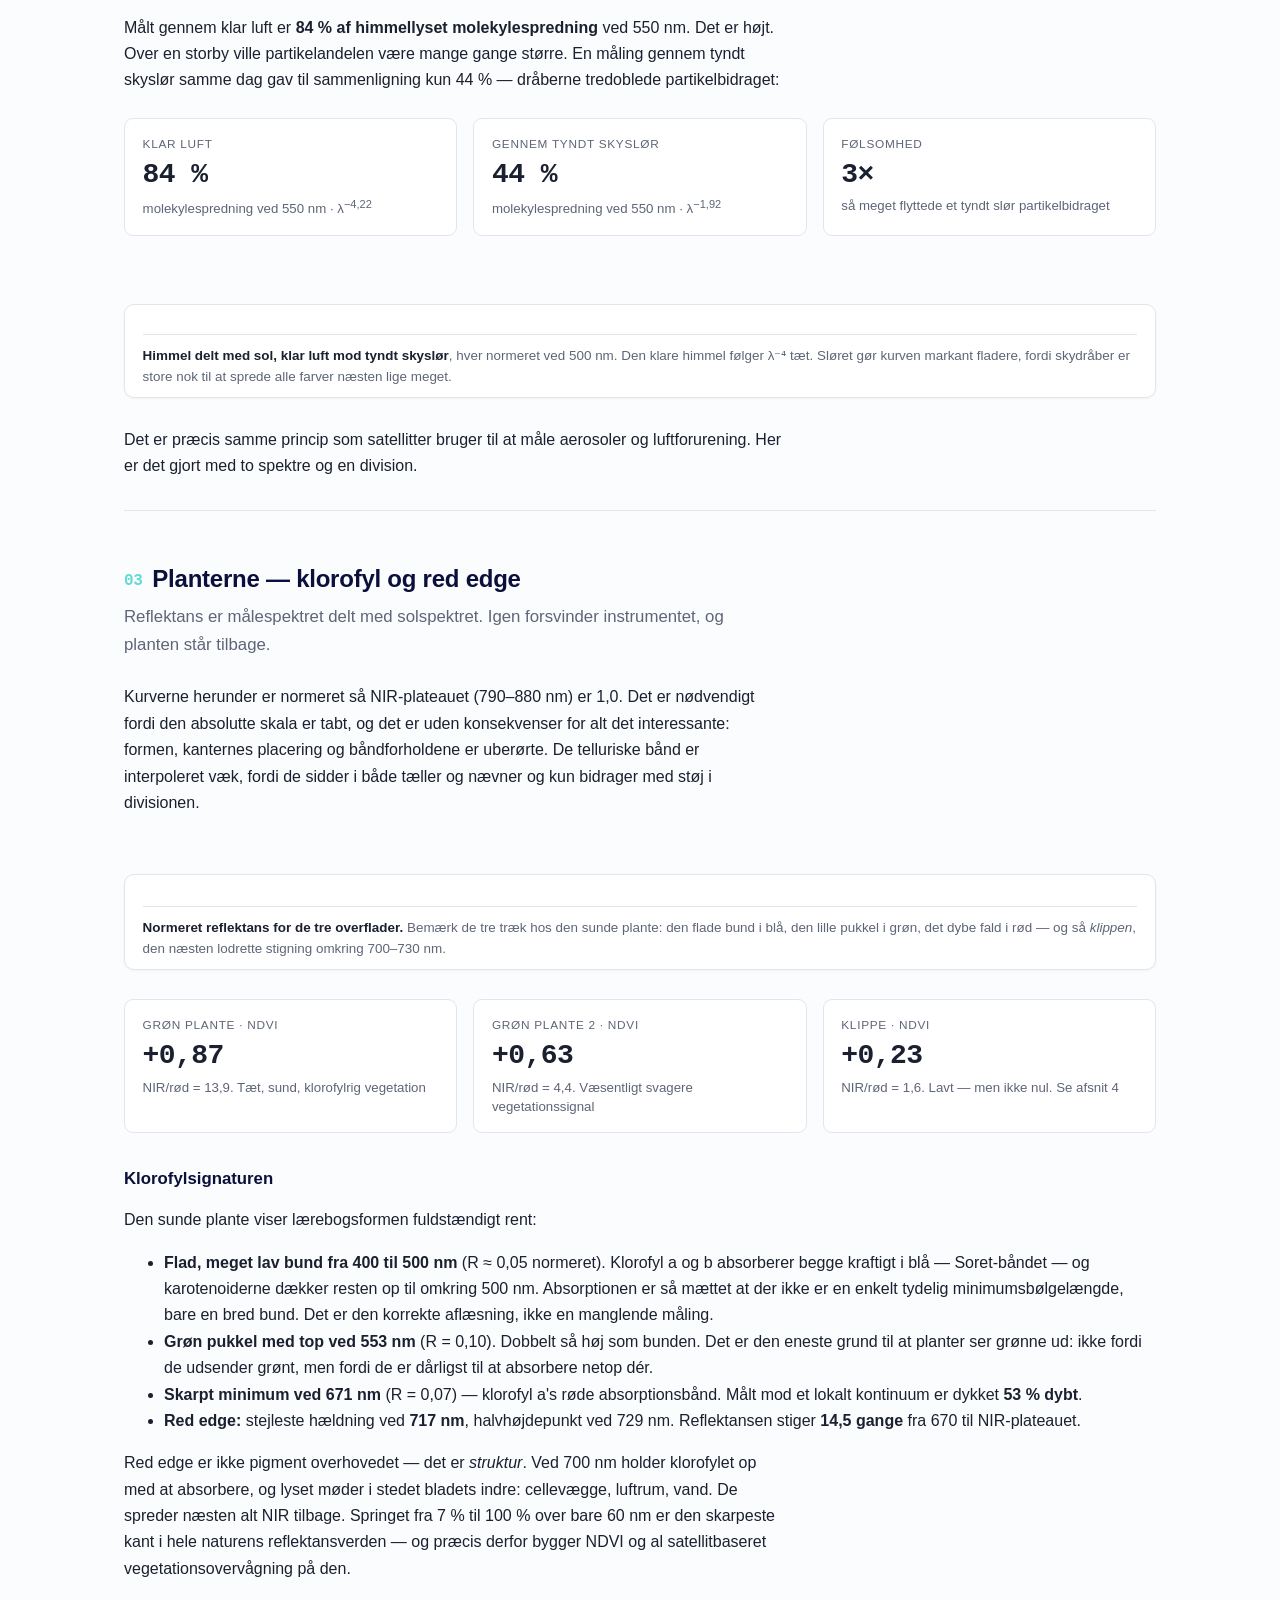
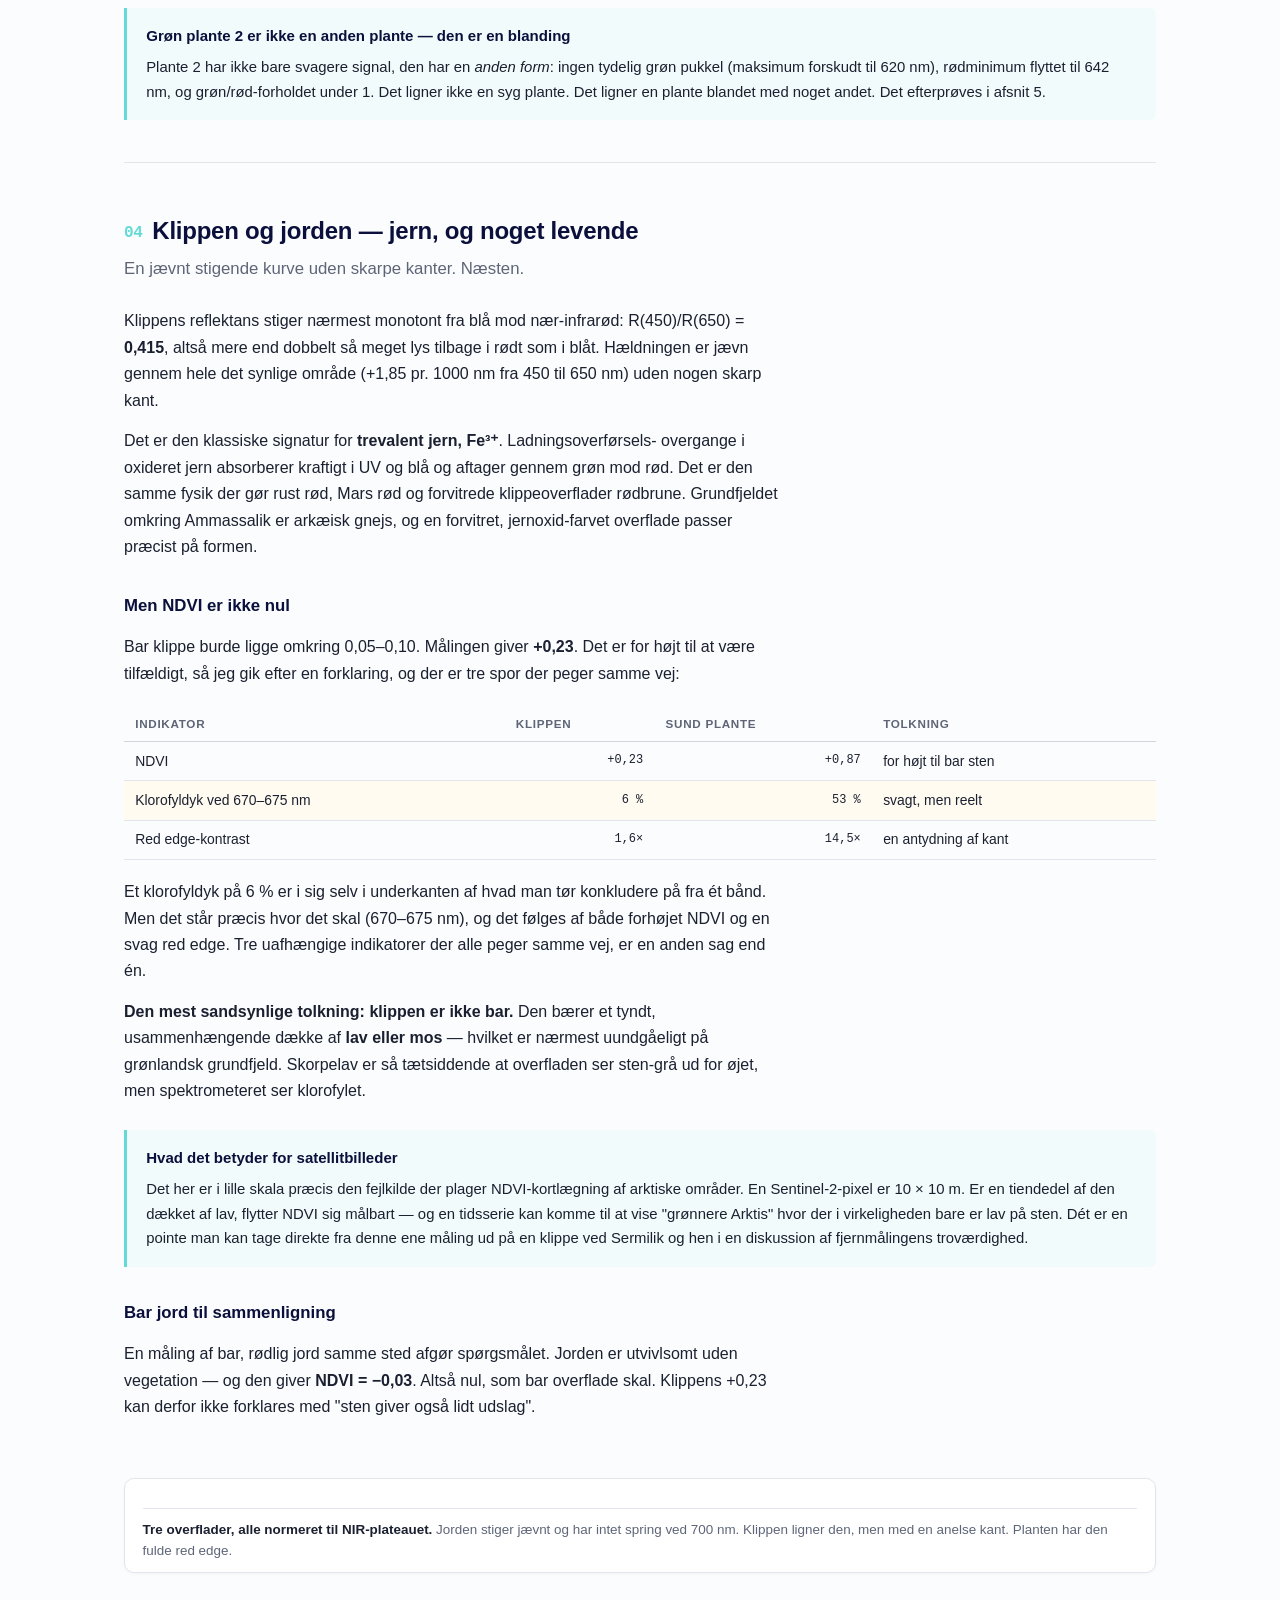
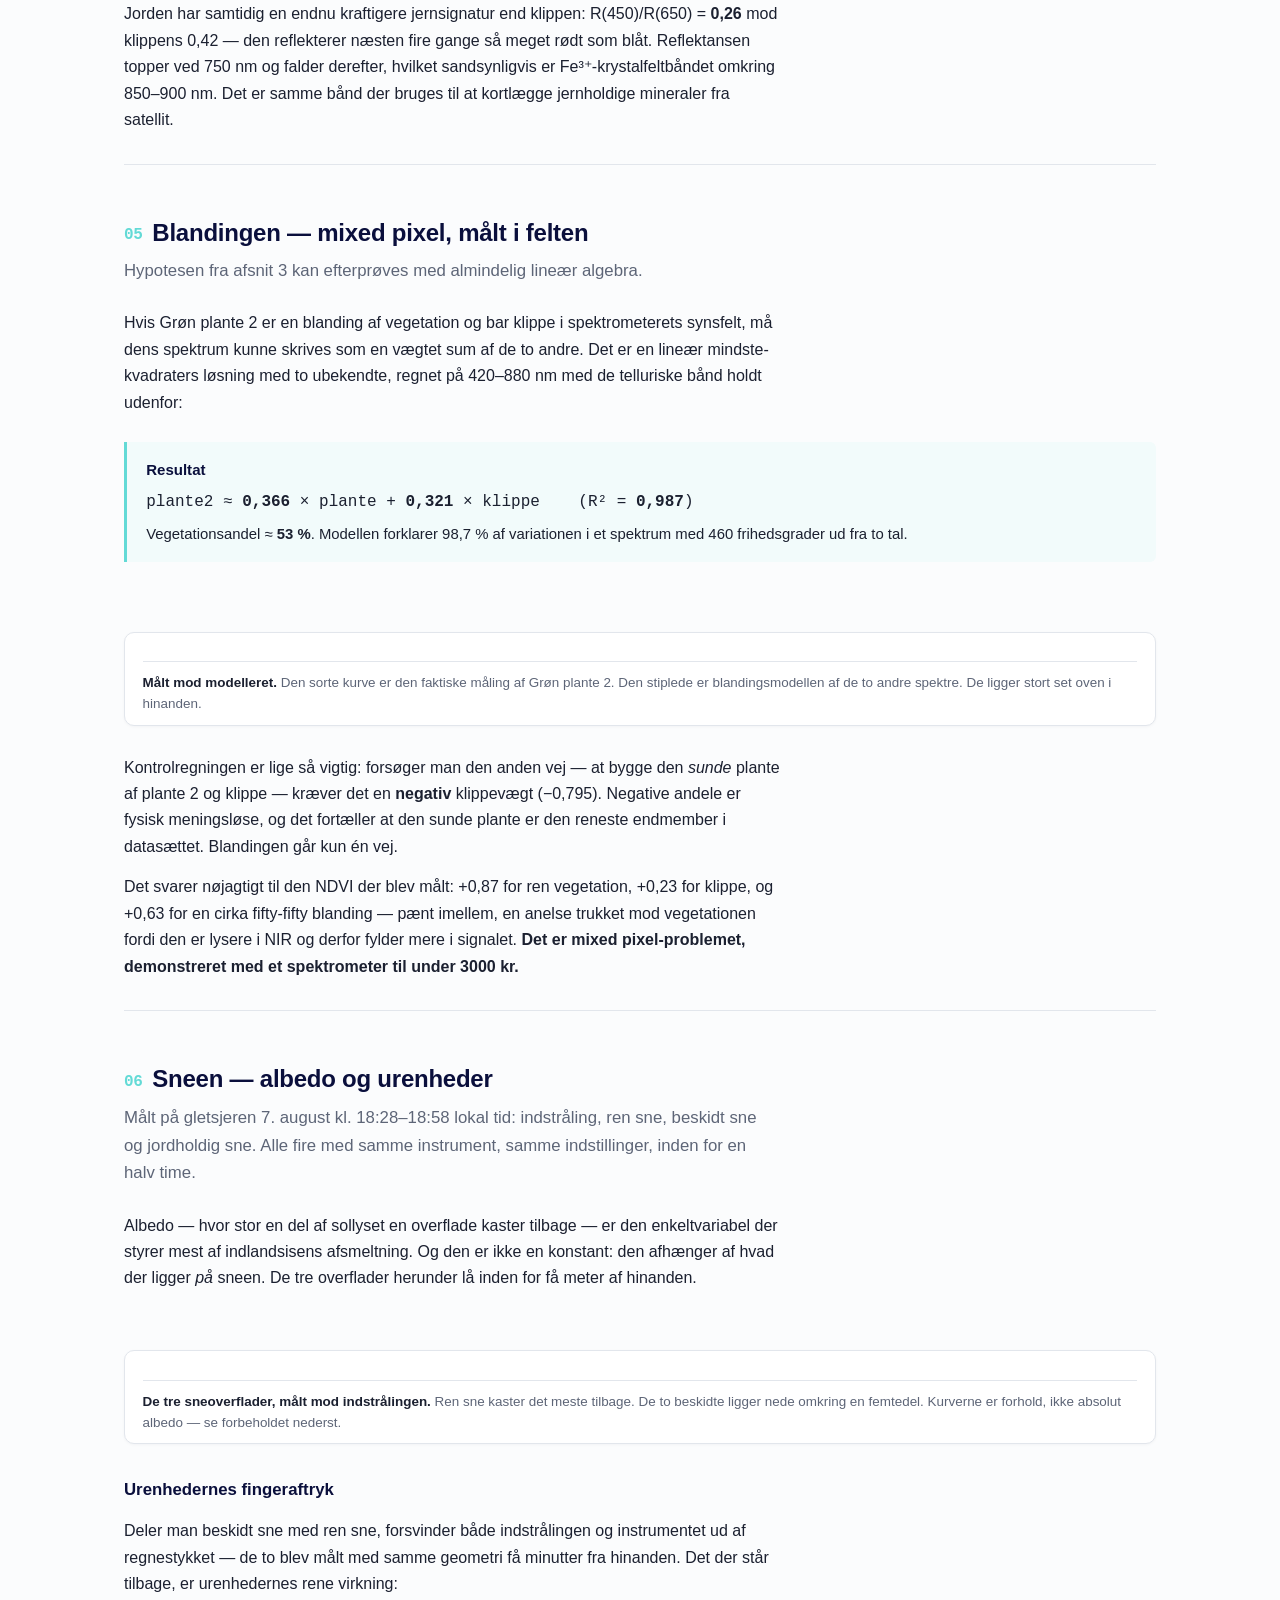
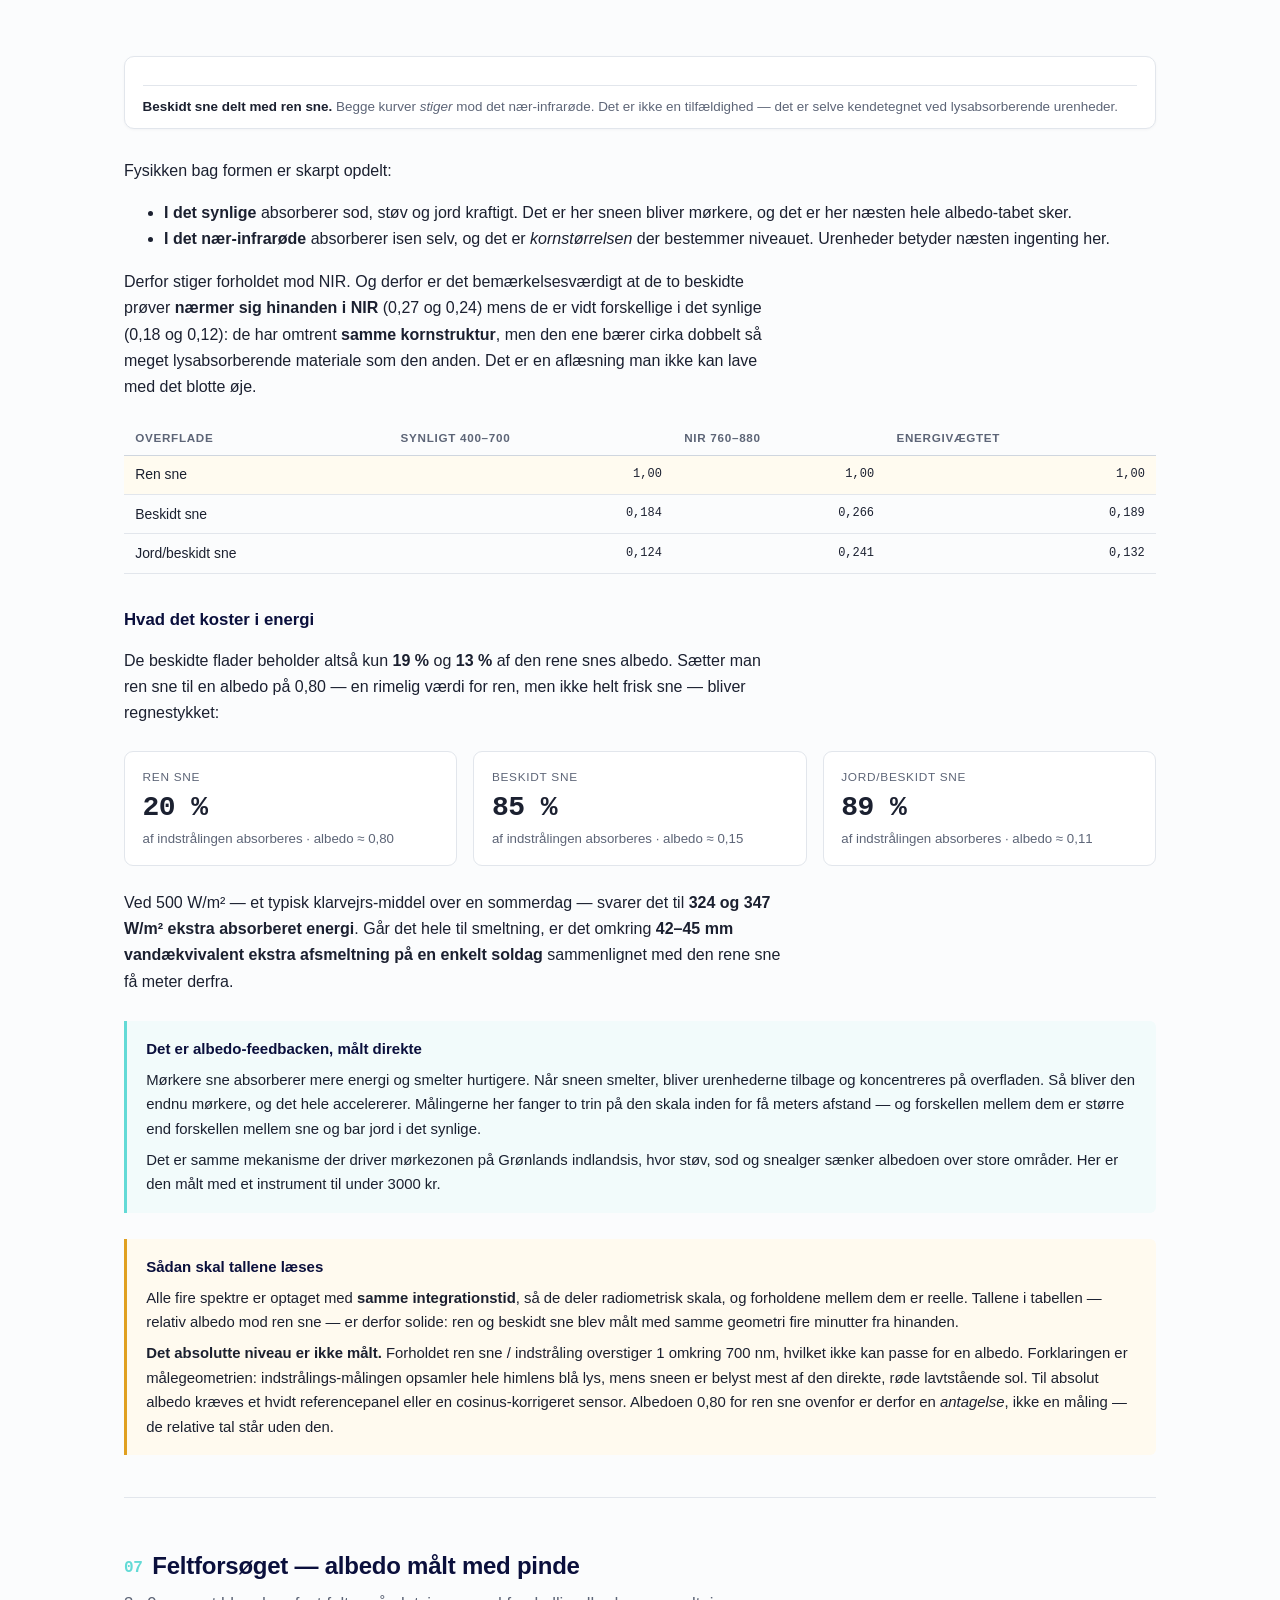
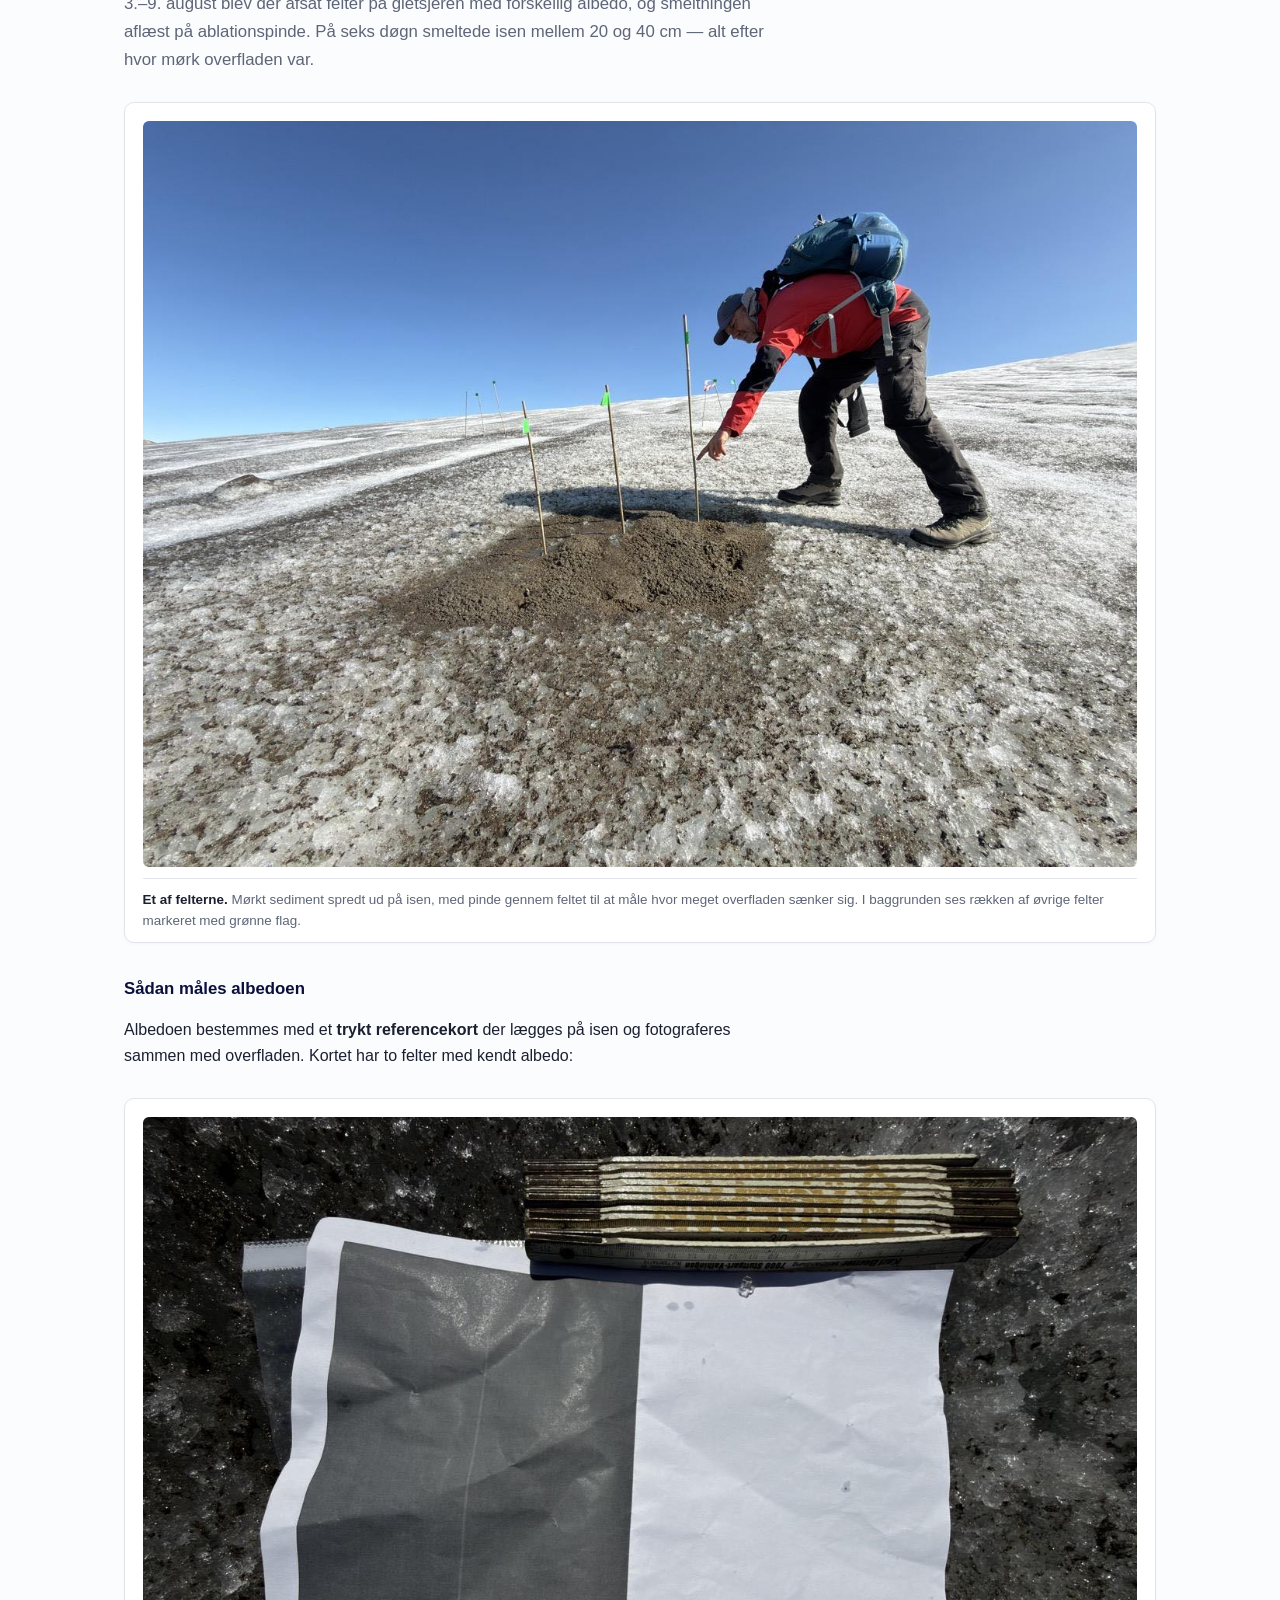
<file: spektrum/template.html>
<!DOCTYPE html>
<html lang="da">
<head>
<meta charset="UTF-8">
<meta name="viewport" content="width=device-width, initial-scale=1.0">
<title>Sollys ved Sermilik — spektralanalyse</title>
<style>
:root{
  --navy:#0A0F3C; --teal:#63DAD6; --ink:#1b2030; --muted:#5d6577;
  --line:#e2e6ec; --bg:#fbfcfd; --card:#fff;
  --sun:#d9a441; --sky:#3b7dd8; --plant:#2e9451; --plant2:#c98a2b; --rock:#8a7a6d;
  --solar:#10243f; --tell:#8c1c1c;
}
*{box-sizing:border-box}
html{scroll-behavior:smooth; scroll-padding-top:64px}
body{margin:0;background:var(--bg);color:var(--ink);
  font-family:-apple-system,BlinkMacSystemFont,"Segoe UI",Roboto,"Helvetica Neue",sans-serif;
  line-height:1.65;-webkit-font-smoothing:antialiased}

header.top{background:var(--navy);color:#fff;padding:2.6rem 1.5rem 2.2rem;
  border-bottom:3px solid var(--teal)}
header.top .wrap{max-width:1080px;margin:0 auto}
header.top h1{margin:0 0 .5rem;font-size:1.95rem;font-weight:650;letter-spacing:-.01em;line-height:1.2}
header.top .sub{font-size:1.02rem;opacity:.88;margin:0 0 1.1rem;max-width:62ch}
header.top .meta{font-size:.82rem;opacity:.62;font-family:ui-monospace,Menlo,monospace;
  display:flex;flex-wrap:wrap;gap:.5rem 1.4rem}

nav.toc{position:sticky;top:0;z-index:50;background:rgba(255,255,255,.94);
  backdrop-filter:blur(8px);border-bottom:1px solid var(--line)}
nav.toc .wrap{max-width:1080px;margin:0 auto;padding:.55rem 1.5rem;
  display:flex;gap:1.3rem;overflow-x:auto;font-size:.82rem}
nav.toc a{color:var(--muted);text-decoration:none;white-space:nowrap;padding:.2rem 0;
  border-bottom:2px solid transparent}
nav.toc a:hover{color:var(--navy);border-bottom-color:var(--teal)}

main{max-width:1080px;margin:0 auto;padding:0 1.5rem 5rem}
section{padding:3rem 0 1rem;border-bottom:1px solid var(--line)}
section:last-child{border-bottom:none}
h2{font-size:1.5rem;margin:0 0 .3rem;letter-spacing:-.01em;color:var(--navy)}
h2 .num{color:var(--teal);font-family:ui-monospace,Menlo,monospace;font-size:1rem;
  margin-right:.6rem;vertical-align:.12em}
h3{font-size:1.05rem;margin:2rem 0 .5rem;color:var(--navy)}
.lede{font-size:1.05rem;color:var(--muted);margin:.2rem 0 1.6rem;max-width:70ch}
p{margin:.9rem 0;max-width:74ch}
a{color:#1c5fb8}
strong{font-weight:640}
code{font-family:ui-monospace,Menlo,monospace;font-size:.88em;background:#eef1f5;
  padding:.1em .35em;border-radius:3px}

figure{margin:1.8rem 0;background:var(--card);border:1px solid var(--line);
  border-radius:10px;padding:1.1rem 1.1rem .6rem;box-shadow:0 1px 3px rgba(10,15,60,.04)}
figure svg{display:block;width:100%;height:auto}
figure img{display:block;width:100%;height:auto;border-radius:6px}
figcaption{font-size:.84rem;color:var(--muted);margin-top:.7rem;padding-top:.7rem;
  border-top:1px solid var(--line);line-height:1.55}
figcaption b{color:var(--ink)}

.controls{display:flex;flex-wrap:wrap;gap:.4rem;margin-bottom:.8rem}
.controls button{font:inherit;font-size:.79rem;padding:.28rem .7rem;border-radius:20px;
  border:1px solid var(--line);background:#fff;color:var(--muted);cursor:pointer;
  transition:all .12s}
.controls button:hover{border-color:var(--teal)}
.controls button.on{background:var(--navy);color:#fff;border-color:var(--navy)}
.controls .swatch{display:inline-block;width:8px;height:8px;border-radius:50%;
  margin-right:.4rem;vertical-align:.02em}

table{border-collapse:collapse;width:100%;font-size:.87rem;margin:1.2rem 0}
th,td{text-align:left;padding:.48rem .7rem;border-bottom:1px solid var(--line)}
th{font-size:.73rem;text-transform:uppercase;letter-spacing:.06em;color:var(--muted);
  font-weight:600;border-bottom:1.5px solid #cfd6df}
td.n{text-align:right;font-family:ui-monospace,Menlo,monospace;font-size:.86em}
tr.hi td{background:#fffbf0}
.tag{font-size:.68rem;padding:.1rem .45rem;border-radius:3px;font-weight:600;
  letter-spacing:.02em;white-space:nowrap}
.tag.sol{background:#e4ecf7;color:var(--solar)}
.tag.atm{background:#fae9e9;color:var(--tell)}

.callout{border-left:3px solid var(--teal);background:#f2fbfb;padding:1rem 1.2rem;
  margin:1.6rem 0;border-radius:0 6px 6px 0}
.callout.warn{border-left-color:#e0a020;background:#fffaef}
.callout h4{margin:0 0 .4rem;font-size:.94rem;color:var(--navy)}
.eq{font-family:ui-monospace,Menlo,monospace;font-size:.88rem;line-height:2;
  background:#f4f6f9;border:1px solid var(--line);border-radius:8px;
  padding:1rem 1.2rem;margin:1.2rem 0;overflow-x:auto;white-space:pre}
.eq .hl{background:#fff3cd;padding:.1em .2em;border-radius:3px}
.eq .gone{color:#aab1bd;text-decoration:line-through}
.eq .keep{color:#1c5fb8;font-weight:700}
.eq .cmt{color:var(--muted);font-style:italic;font-family:inherit}
.steps{counter-reset:s;list-style:none;padding:0;margin:1.4rem 0}
.steps li{counter-increment:s;position:relative;padding:0 0 1.1rem 2.6rem;max-width:74ch}
.steps li::before{content:counter(s);position:absolute;left:0;top:.05rem;width:1.75rem;
  height:1.75rem;border-radius:50%;background:var(--navy);color:#fff;font-size:.8rem;
  font-weight:650;display:flex;align-items:center;justify-content:center}
.steps li b{color:var(--navy)}
.callout p{margin:.4rem 0;font-size:.93rem;max-width:none}
.callout p:last-child{margin-bottom:0}

.grid{display:grid;gap:1rem;margin:1.5rem 0}
.grid.g3{grid-template-columns:repeat(auto-fit,minmax(220px,1fr))}
.stat{background:var(--card);border:1px solid var(--line);border-radius:9px;padding:1rem 1.1rem}
.stat .v{font-size:1.75rem;font-weight:650;letter-spacing:-.02em;line-height:1.1;
  font-family:ui-monospace,Menlo,monospace}
.stat .k{font-size:.74rem;text-transform:uppercase;letter-spacing:.06em;color:var(--muted);
  margin-bottom:.35rem}
.stat .d{font-size:.83rem;color:var(--muted);margin-top:.35rem;line-height:1.45}

.readout{font-family:ui-monospace,Menlo,monospace;font-size:.78rem;color:var(--muted);
  height:1.2em;margin-bottom:.2rem}
.readout b{color:var(--ink);font-weight:600}

footer{background:var(--navy);color:#fff;padding:2.2rem 1.5rem;font-size:.85rem}
footer .wrap{max-width:1080px;margin:0 auto;opacity:.8}
footer a{color:var(--teal)}
footer code{background:rgba(255,255,255,.13);color:#dfe6f2}

@media (max-width:700px){
  header.top h1{font-size:1.45rem}
  h2{font-size:1.25rem}
  main{padding:0 1rem 3rem}
  figure{padding:.7rem .7rem .4rem}
  /* tabeller scroller selv i stedet for at presse siden bredere end skærmen */
  table{display:block;overflow-x:auto;white-space:nowrap;-webkit-overflow-scrolling:touch}
  .callout p{overflow-wrap:anywhere}
}
</style>
</head>
<body>

<header class="top"><div class="wrap">
  <h1>Sollys ved Sermilik</h1>
  <p class="sub">Testmålinger ved Sermilik feltstation — metodegrundlag for
     on-ground-validation til
     <a href="../kort/" style="color:var(--teal)">Sermilik Validation-GIS</a>.</p>
  <div class="meta">
    <span>65°41′N · 37°55′V · Ammassalik Ø</span>
    <span>380–950 nm · 1 nm</span>
    <span>Ocean Optics Red Tide USB-650</span>
    <span>571 målepunkter pr. spektrum</span>
  </div>
</div></header>

<nav class="toc"><div class="wrap">
  <a href="#data">Datasættet</a>
  <a href="#sol">1 · Solen</a>
  <a href="#himmel">2 · Himlen</a>
  <a href="#planter">3 · Planterne</a>
  <a href="#klippe">4 · Klippe og jord</a>
  <a href="#blanding">5 · Blandingen</a>
  <a href="#sne">6 · Sneen</a>
  <a href="#feltforsoeg">7 · Feltforsøg</a>
  <a href="#satellit">8 · Satellit</a>
  <a href="#undervisning">9 · Anvendelse</a>
</div></nav>

<main>

<!-- ============================ DATA ============================ -->
<section id="data">
  <h2><span class="num">00</span>Datasættet</h2>
  <p class="lede">Fem spektre, samme instrument, samme dag: direkte sollys, blå himmel,
     to grønne planter og en klippe.</p>

  <div class="readout" id="ro-raw"></div>
  <figure>
    <div class="controls" id="ctl-raw"></div>
    <div id="ch-raw"></div>
    <figcaption><b>De fem rå spektre.</b> Klik på knapperne for at tænde og slukke.
      Y-aksen er rå detektorsignal.</figcaption>
  </figure>

  <p>Kurverne herunder er <b>ikke</b> Solens spektrum alene. De er Solen ganget med
     atmosfæren ganget med spektrometerets egen følsomhed — CCD'en er mest følsom omkring
     550–600 nm og nærmest døv ved 950 nm. Det lyder som et problem, men det er nøglen til
     resten af siden: <b>så snart man dividerer to spektre med hinanden, forkorter
     instrumentet væk.</b> Derfor bygger afsnit 02 til 05 på forhold, ikke på absolutte
     niveauer.</p>

  <div class="callout warn">
    <h4>Sådan skal tallene læses</h4>
    <p>Spektrene deler ikke radiometrisk skala — hvert af dem er optaget med sin egen
       integrationstid, og softwaren skalerer dem hver for sig. <b>Absolut reflektans kan
       derfor ikke aflæses</b>, og alle reflektanskurver herunder er normeret.</p>
    <p>Til gengæld er alt det der bygger på <i>forhold</i> upåvirket, fordi en konstant
       faktor forkorter væk: NDVI, båndforhold, linjedybder og Rayleigh-eksponenten står
       som de er. Kontrolregning med mørkefratræk flytter NDVI med 0,003 og
       Rayleigh-eksponenten fra −4,22 til −4,20.</p>
  </div>
</section>

<!-- ============================ SOL ============================ -->
<section id="sol">
  <h2><span class="num">01</span>Solen — to atmosfærer på én kurve</h2>
  <p class="lede">Kurven bærer aftryk fra både Solens overflade og Jordens luft.
     De to slags streger kan skelnes.</p>

  <div class="readout" id="ro-sol"></div>
  <figure>
    <div id="ch-sol"></div>
    <figcaption><b>Direkte sollys, 380–950 nm.</b>
      <span class="tag sol">blå</span> Fraunhofer-linjer — absorption i Solens egen atmosfære.
      <span class="tag atm">rød</span> telluriske bånd — absorption i Jordens atmosfære.
      Farvebåndet under kurven viser hvor på det synlige spektrum vi er.</figcaption>
  </figure>

  <h3>Fraunhofer-linjerne: grundstoffer 150 millioner km væk</h3>
  <p>Dybderne herunder er målt mod et lokalt kontinuum lagt gennem de nærmeste
     kontinuumspunkter på hver side af linjen. Det er nødvendigt: et globalt fit
     overdriver dybden på kurvens stejle flanker.</p>

  <table>
    <thead><tr><th>λ (nm)</th><th class="n">Dybde</th><th class="n">EW</th><th>Identifikation</th><th>Ophav</th></tr></thead>
    <tbody>
      <tr class="hi"><td>393</td><td class="n">47 %</td><td class="n">1,61 nm</td><td>Ca II K</td><td><span class="tag sol">Solen</span></td></tr>
      <tr><td>396</td><td class="n">39 %</td><td class="n">↑ samlet</td><td>Ca II H</td><td><span class="tag sol">Solen</span></td></tr>
      <tr><td>383</td><td class="n">33 %</td><td class="n">—</td><td>Fe I 382,0 + Mg I 383,2/383,8</td><td><span class="tag sol">Solen</span></td></tr>
      <tr><td>430</td><td class="n">27 %</td><td class="n">0,78 nm</td><td>G-båndet (CH) + Fe I 430,8</td><td><span class="tag sol">Solen</span></td></tr>
      <tr><td>486</td><td class="n">14 %</td><td class="n">0,45 nm</td><td>H-beta</td><td><span class="tag sol">Solen</span></td></tr>
      <tr><td>517</td><td class="n">13 %</td><td class="n">0,55 nm</td><td>Mg I b-triplet 516,7/517,3/518,4</td><td><span class="tag sol">Solen</span></td></tr>
      <tr><td>438</td><td class="n">13 %</td><td class="n">—</td><td>Fe I</td><td><span class="tag sol">Solen</span></td></tr>
      <tr><td>410</td><td class="n">12 %</td><td class="n">—</td><td>H-delta</td><td><span class="tag sol">Solen</span></td></tr>
      <tr><td>589</td><td class="n">8 %</td><td class="n">0,17 nm</td><td>Na I D₁+D₂ 589,0/589,6</td><td><span class="tag sol">Solen</span></td></tr>
      <tr class="hi"><td>656</td><td class="n">14 %</td><td class="n">0,44 nm</td><td>H-alfa</td><td><span class="tag sol">Solen</span></td></tr>
      <tr class="hi"><td>761</td><td class="n">62 %</td><td class="n">4,50 nm</td><td>O₂ A-båndet</td><td><span class="tag atm">Jorden</span></td></tr>
      <tr><td>936</td><td class="n">35 %</td><td class="n">4,67 nm</td><td>H₂O 940-båndet</td><td><span class="tag atm">Jorden</span></td></tr>
      <tr><td>687</td><td class="n">23 %</td><td class="n">1,36 nm</td><td>O₂ B-båndet</td><td><span class="tag atm">Jorden</span></td></tr>
      <tr><td>720</td><td class="n">19 %</td><td class="n">2,05 nm</td><td>H₂O</td><td><span class="tag atm">Jorden</span></td></tr>
      <tr><td>823</td><td class="n">8 %</td><td class="n">1,03 nm</td><td>H₂O</td><td><span class="tag atm">Jorden</span></td></tr>
    </tbody>
  </table>

  <p>Hα, Hβ, Na D og Mg b er hver kun 2–3 datapunkter brede. De er altså
     <b>instrument-begrænsede</b>: spektrometerets spaltebredde (~1,5–2 nm) er
     bredere end linjerne selv. De sande linjer er langt smallere og langt dybere,
     så de aflæste dybder er udvandede — ikke fysiske. Ca II H og K er brede nok til at
     være delvist opløst, og derfor står de så voldsomt igennem.</p>

  <p>To ting kunne <i>ikke</i> findes: Ca I ved 422,7 nm (kun 1 % — under støjen) og
     Hγ ved 434 nm (6 %, halvt begravet i den tætte skov af Fe I-linjer). Det er reelle
     grænser for instrumentet, ikke fejl i målingen.</p>

  <h3>Hvor meget luft gik lyset igennem?</h3>
  <p>O₂ A-båndet ved 761 nm fjerner 62 % af lyset i et bånd på få nanometer. Ilt er
     jævnt fordelt i atmosfæren, så båndets styrke er et direkte mål for luftmassen.
     Og Sermilik ligger på 65,7° N — solen kommer aldrig ret højt:</p>

  <table>
    <thead><tr><th>Dato</th><th class="n">Solhøjde ved middag</th><th class="n">Luftmasse m</th></tr></thead>
    <tbody>
      <tr><td>21. juni (max)</td><td class="n">47,8°</td><td class="n">1,35</td></tr>
      <tr><td>15. juli</td><td class="n">45,8°</td><td class="n">1,39</td></tr>
      <tr class="hi"><td>4. august</td><td class="n">41,5°</td><td class="n">1,51</td></tr>
      <tr><td>1. september</td><td class="n">32,5°</td><td class="n">1,86</td></tr>
    </tbody>
  </table>

  <p>Selv på årets allerbedste dag når solen kun 47,8°. Luftmassen er <b>altid mindst
     1,35</b>, og er målingen ikke taget lige omkring middag, hurtigt 2–3. Samme dag står
     solen 51° over Danmark, altså luftmasse 1,28. Lyset ved Sermilik skal gennem
     omkring <b>18 % mere atmosfære</b> end hjemme — og det er hele forklaringen på
     hvorfor den blå ende af kurven er så kraftigt dæmpet.</p>

  <div class="readout" id="ro-planck"></div>
  <figure>
    <div id="ch-planck"></div>
    <figcaption><b>Målt spektrum mod et sort legeme ved 5772 K</b> (Solens effektive
      temperatur), normeret ved 530 nm og vist i logaritmisk skala. Det røde areal er alt
      det som atmosfæren og detektoren tilsammen fjerner.</figcaption>
  </figure>

  <div class="callout">
    <h4>Hvorfor man ikke kan aflæse Solens temperatur af denne kurve</h4>
    <p>Et Planck-fit til kontinuumet giver <b>5490 K</b> hvis man kun bruger 450–650 nm —
       fristende tæt på Solens 5772 K. Men udvider man intervallet, eksploderer fittet:
       500–700 nm giver 12000 K, 450–900 nm giver 9930 K. Den ustabilitet er ikke fysik,
       den er beviset for at kurven ikke er kalibreret.</p>
    <p>De 5490 K er et lykketræf, hvor detektorens fald mod blå og atmosfærens dæmpning i
       blå tilfældigvis trækker i hver sin retning. Til gengæld er det en fremragende
       samtale at have med en klasse: <i>hvad er rådata egentlig, og hvornår er et pænt tal
       et rigtigt tal?</i></p>
  </div>
</section>

<!-- ============================ HIMMEL ============================ -->
<section id="himmel">
  <h2><span class="num">02</span>Himlen — λ⁻⁴ målt, ikke påstået</h2>
  <p class="lede">Det her afsnit er det mest indirekte i hele analysen, så det tages
     langsomt: hvad de to målinger er, hvorfor man dividerer dem, og hvad tallet
     der kommer ud, betyder.</p>

  <h3>Først: hvad er de to målinger overhovedet?</h3>
  <p>De blev lavet med samme spektrometer, få minutter fra hinanden. Forskellen er
     udelukkende <b>hvilken vej fiberen pegede</b>:</p>

  <figure>
    <svg viewBox="0 0 900 380" role="img"
         aria-label="Diagram: sollys når spektrometeret enten som direkte stråle eller via spredning i atmosfæren">
      <defs>
        <linearGradient id="atm" x1="0" y1="0" x2="0" y2="1">
          <stop offset="0%" stop-color="#bcd8f5" stop-opacity=".55"/>
          <stop offset="100%" stop-color="#e8f2fc" stop-opacity=".25"/>
        </linearGradient>
        <marker id="ay" viewBox="0 0 10 10" refX="9" refY="5" markerWidth="6"
                markerHeight="6" orient="auto"><path d="M0 0L10 5L0 10z" fill="#d9a441"/></marker>
        <marker id="ab" viewBox="0 0 10 10" refX="9" refY="5" markerWidth="6"
                markerHeight="6" orient="auto"><path d="M0 0L10 5L0 10z" fill="#3b7dd8"/></marker>
      </defs>

      <rect x="0" y="52" width="900" height="266" fill="url(#atm)"/>
      <text x="18" y="76" font-size="12.5" fill="#5d6577" font-style="italic">atmosfæren</text>
      <line x1="0" y1="318" x2="900" y2="318" stroke="#8a8f9c" stroke-width="2"/>
      <rect x="0" y="318" width="900" height="62" fill="#f0ece6"/>

      <!-- Sol -->
      <circle cx="105" cy="92" r="27" fill="#f2c14e" stroke="#d9a441" stroke-width="2"/>
      <g stroke="#e8b93c" stroke-width="2.5" stroke-linecap="round">
        <line x1="105" y1="48" x2="105" y2="34"/><line x1="105" y1="150" x2="105" y2="136"/>
        <line x1="61" y1="92" x2="47" y2="92"/><line x1="163" y1="92" x2="149" y2="92"/>
        <line x1="74" y1="61" x2="64" y2="51"/><line x1="146" y1="123" x2="136" y2="113"/>
        <line x1="136" y1="61" x2="146" y2="51"/><line x1="64" y1="133" x2="74" y2="123"/>
      </g>
      <text x="105" y="176" font-size="13" font-weight="650" fill="#8a6d1e" text-anchor="middle">Solen</text>

      <!-- Direkte straale -->
      <line x1="132" y1="118" x2="298" y2="300" stroke="#d9a441" stroke-width="3.5"
            marker-end="url(#ay)"/>
      <rect x="278" y="300" width="46" height="17" rx="3" fill="#2a2f3a"/>
      <text x="301" y="341" font-size="13" font-weight="650" fill="#2a2f3a" text-anchor="middle">Sol-måling</text>
      <text x="301" y="359" font-size="11.5" fill="#5d6577" text-anchor="middle">fiberen peger mod Solen</text>
      <text x="196" y="196" font-size="12" font-weight="600" fill="#8a6d1e"
            text-anchor="middle" transform="rotate(47 196 196)">direkte stråle</text>

      <!-- Straale ind mod molekyle -->
      <line x1="140" y1="88" x2="576" y2="132" stroke="#d9a441" stroke-width="3.5"
            marker-end="url(#ay)"/>
      <text x="370" y="98" font-size="12" font-weight="600" fill="#8a6d1e" text-anchor="middle">samme sollys</text>

      <!-- Molekyle -->
      <circle cx="600" cy="136" r="11" fill="#fff" stroke="#3b7dd8" stroke-width="2.5"/>
      <circle cx="600" cy="136" r="4" fill="#3b7dd8"/>
      <text x="600" y="112" font-size="12.5" font-weight="650" fill="#1c5fb8" text-anchor="middle">luftmolekyle</text>

      <!-- Spredt i alle retninger, svagt -->
      <g stroke="#3b7dd8" stroke-width="1.6" opacity=".3" stroke-linecap="round">
        <line x1="609" y1="128" x2="668" y2="88"/><line x1="612" y1="140" x2="678" y2="152"/>
        <line x1="590" y1="127" x2="546" y2="92"/><line x1="590" y1="146" x2="548" y2="182"/>
        <line x1="604" y1="148" x2="628" y2="206"/>
      </g>
      <!-- Den ene vi maaler -->
      <line x1="606" y1="147" x2="694" y2="298" stroke="#3b7dd8" stroke-width="3.5"
            marker-end="url(#ab)"/>
      <rect x="676" y="300" width="46" height="17" rx="3" fill="#2a2f3a"/>
      <text x="699" y="341" font-size="13" font-weight="650" fill="#2a2f3a" text-anchor="middle">Himmel-måling</text>
      <text x="699" y="359" font-size="11.5" fill="#5d6577" text-anchor="middle">fiberen peger væk fra Solen</text>
      <text x="592" y="232" font-size="12" font-weight="600" fill="#1c5fb8"
            text-anchor="middle" transform="rotate(60 592 232)">spredt lys</text>

      <text x="790" y="176" font-size="12.5" fill="#5d6577" text-anchor="middle">molekylet spreder</text>
      <text x="790" y="194" font-size="12.5" fill="#5d6577" text-anchor="middle">i alle retninger —</text>
      <text x="790" y="212" font-size="12.5" font-weight="650" fill="#1c5fb8" text-anchor="middle">blåt langt kraftigere</text>
      <text x="790" y="230" font-size="12.5" font-weight="650" fill="#1c5fb8" text-anchor="middle">end rødt</text>
    </svg>
    <figcaption><b>De to målegeometrier.</b> Begge måler lys der startede i Solen.
      Forskellen er at himmel-lyset har været omkring et luftmolekyle på vejen — og
      netop dét omvej-trin er det eneste vi vil isolere.</figcaption>
  </figure>

  <h3>Hvorfor man dividerer</h3>
  <p>Problemet er, at ingen af de to målinger er "ren fysik". Begge er forurenet af
     ting vi ikke er interesserede i. Skriver man op hvad der faktisk sidder i hvert
     spektrum, ser det sådan her ud:</p>

  <div class="eq">Sol-måling:      M<sub>sol</sub>(λ)  =  S(λ) · T(λ) ·        R(λ)
Himmel-måling:   M<sub>him</sub>(λ)  =  S(λ) · T(λ) · <span class="hl">P(λ)</span> · R(λ)

<span class="cmt">S(λ) = Solens eget spektrum      T(λ) = atmosfærens gennemsigtighed
R(λ) = spektrometerets følsomhed  P(λ) = sandsynligheden for at blive spredt</span></div>

  <p>Læg mærke til at de to linjer er <i>næsten</i> identiske. Himmel-målingen har
     præcis ét led mere: <b>P(λ)</b> — chancen for at en lysstråle af netop den
     bølgelængde bliver kastet ned i vores retning i stedet for at fortsætte lige ud.
     Det er det led vi vil have fat i. Så vi dividerer:</p>

  <div class="eq">M<sub>him</sub>(λ)     <span class="gone">S(λ)</span> · <span class="gone">T(λ)</span> · <span class="keep">P(λ)</span> · <span class="gone">R(λ)</span>
────────  =  ───────────────────────  =  <span class="keep">P(λ)</span>
M<sub>sol</sub>(λ)     <span class="gone">S(λ)</span> · <span class="gone">T(λ)</span> ·        <span class="gone">R(λ)</span></div>

  <p>Alt det overstregede forkorter væk, fordi det står ens i tæller og nævner.
     <b>Det er hele pointen.</b> Vi slipper af med tre ting på én gang:</p>

  <ul>
    <li><b>Solens eget spektrum</b> forsvinder. Vi behøver ikke vide hvordan Solen
      stråler — vi måler kun hvad atmosfæren <i>gør</i> ved lyset.</li>
    <li><b>Spektrometerets følsomhed</b> forsvinder. Det er den store gevinst.
      Præcis den ukalibrerede detektorrespons, der ødelagde temperaturfittet i
      afsnit 01, er nu væk uden at vi har kalibreret noget som helst.</li>
    <li><b>Atmosfærens dæmpning</b> forkorter i store træk også væk, fordi begge
      stråler har rejst gennem samme luft.</li>
  </ul>

  <p>Tilbage står ét enkelt tal for hver bølgelængde: <b>hvor let bliver netop denne
     farve spredt?</b> Det er en ren egenskab ved luften. Ingen kalibrering, intet
     referenceinstrument, ingen tabelopslag — bare to målinger delt med hinanden.</p>

  <h3>Hvorfor grafen er logaritmisk på begge akser</h3>
  <p>Vi forventer at spredningen følger en <i>potenslov</i>: P(λ) = k · λ<sup>n</sup>,
     hvor n er det tal vi jagter. Tager man logaritmen på begge sider:</p>

  <div class="eq">P(λ)  =  k · λ<sup>n</sup>          <span class="cmt">← krum kurve, svær at aflæse</span>

log P  =  log k  +  <span class="keep">n</span> · log λ    <span class="cmt">← ret linje med hældning n</span></div>

  <p>Det er derfor begge akser er logaritmiske i figuren herunder. En potenslov, som
     ellers er en krum kurve man ikke kan se hældningen af, bliver til <b>en ret
     linje hvis hældning direkte <i>er</i> eksponenten</b>. Man behøver ikke fitte
     noget for at se det — man kan lægge en lineal på grafen og aflæse fysikken.</p>

  <div class="readout" id="ro-ray"></div>
  <figure>
    <div id="ch-ray"></div>
    <figcaption><b>Himmel delt med sol, dobbeltlogaritmisk.</b> En ren potenslov bliver
      en ret linje her. Den stiplede linje er Rayleighs λ⁻⁴. Målingen følger den tæt i
      det blå og flader ud mod rød.</figcaption>
  </figure>

  <div class="grid g3">
    <div class="stat"><div class="k">400–500 nm</div><div class="v">λ<sup>−4,22</sup></div>
      <div class="d">RMS-afvigelse 0,023 — næsten perfekt Rayleigh</div></div>
    <div class="stat"><div class="k">420–680 nm</div><div class="v">λ<sup>−3,22</sup></div>
      <div class="d">hele det synlige område under ét</div></div>
    <div class="stat"><div class="k">500–700 nm</div><div class="v">λ<sup>−2,68</sup></div>
      <div class="d">fladere — aerosoler overtager i det røde</div></div>
  </div>

  <h3>Hvad −4 betyder, og hvorfor det er lige præcis 4</h3>
  <p>Et luftmolekyle er omkring tusind gange mindre end en lysbølges bølgelængde. Når
     lysbølgens elektriske felt passerer, rykker det molekylets elektroner frem og
     tilbage i takt med bølgen. Molekylet bliver til en lillebitte antenne, der svinger
     med lysets egen frekvens — og en svingende ladning udsender selv lys, i alle
     retninger. <b>Det er spredning:</b> lyset absorberes ikke, det bliver sendt videre
     et andet sted hen.</p>

  <p>Og her kommer eksponenten fra: en svingende antennes udstrålede effekt vokser med
     <b>frekvensen i fjerde potens</b>. Høj frekvens betyder kort bølgelængde, så
     omskrevet til bølgelængde bliver det λ⁻⁴. Det er ikke et tal man har målt sig frem
     til og rundet af — det falder ud af elektromagnetismen.</p>

  <p>Konsekvensen er stor. Sammenligner man violet ved 400 nm med rødt ved 700 nm:</p>

  <div class="eq">(700 / 400)<sup>4</sup>  =  1,75<sup>4</sup>  ≈  <span class="keep">9,4</span>

<span class="cmt">Violet lys spredes altså ~9 gange kraftigere end rødt.</span></div>

  <p>Derfor er himlen blå: det blå lys bliver kastet rundt i atmosfæren og når os
     fra alle retninger, mens det røde i højere grad fortsætter uforstyrret. Og derfor
     er Solen selv gullig — det blå er netop det der er blevet <i>fjernet</i> fra den
     direkte stråle. De to iagttagelser er den samme fysik set fra hver sin side.
     Ved solnedgang, hvor lyset skal igennem mange gange mere luft, er selv det grønne
     spredt væk, og der er kun det røde tilbage.</p>

  <h3>Hvad grafen faktisk viser — og hvor den afviger</h3>
  <p>Målingen følger λ⁻⁴ meget tæt i den blå ende: eksponenten er <b>−4,22</b> over
     400–500 nm med en afvigelse på blot 0,023. Men mod rød flader kurven ud til
     <b>−2,68</b>. Den afvigelse er ikke en måleusikkerhed — den er et selvstændigt
     resultat.</p>

  <p>Luften indeholder nemlig ikke kun molekyler. Der er også <b>aerosoler</b>:
     støvkorn, havsaltkrystaller, små vanddråber. De er <i>ikke</i> meget mindre end
     bølgelængden — de er sammenlignelige med den. Så gælder antenne-argumentet ikke
     længere, og spredningen bliver næsten uafhængig af farven, altså λ⁰.</p>

  <ul>
    <li>I det <b>blå</b> er molekylernes λ⁻⁴ så kraftig at den fuldstændig dominerer
      → vi måler −4,22.</li>
    <li>I det <b>røde</b> er molekyle-spredningen faldet med en faktor 9, mens
      aerosolerne bidrager lige meget som før. Deres flade bidrag kommer til at fylde
      relativt mere → kurven flader ud til −2,68.</li>
  </ul>

  <p><b>Forskellen mellem de to eksponenter er altså partikel-signalet</b> — og det kan
     regnes om til et tal for luftkvaliteten. Det gøres nedenfor.</p>

  <h3>Men er den blå himmel nu også sollys?</h3>
  <p>Hele argumentet ovenfor hviler på en antagelse: at himmellyset er sollys der har
     taget en omvej. Den antagelse skal efterprøves, ikke forudsættes. Og det kan
     gøres skarpt, fordi de to muligheder giver <i>modsatte</i> forudsigelser:</p>

  <ul>
    <li><b>Hvis himlen selv lyste</b> — glødede, fluorescerede, hvad som helst — ville
      dens spektrum være dens eget. Solens absorptionslinjer havde ingen grund til at
      være der.</li>
    <li><b>Hvis himlen er spredt sollys</b>, skal Solens Fraunhofer-linjer stå med,
      og i <i>samme relative dybde</i>. Et molekyle der spreder lys, ved jo ikke om
      der tilfældigvis mangler lys ved 589 nm — det kaster bare videre hvad det får.
      Hullerne følger med uændrede.</li>
  </ul>

  <p>Det er en rigtig test: de to hypoteser kan ikke begge overleve. Her er tallene:</p>

  <table>
    <thead><tr><th>Linje</th><th class="n">Dybde i Solen</th><th class="n">Dybde i himlen</th><th class="n">Forskel</th></tr></thead>
    <tbody>
      <tr><td>Ca II K (393 nm)</td><td class="n">50,1 %</td><td class="n">48,4 %</td><td class="n">1,7 pp</td></tr>
      <tr><td>Hβ (486 nm)</td><td class="n">19,3 %</td><td class="n">17,7 %</td><td class="n">1,6 pp</td></tr>
      <tr class="hi"><td>Mg b (517 nm)</td><td class="n">12,7 %</td><td class="n">12,6 %</td><td class="n">0,1 pp</td></tr>
      <tr><td>Na D (589 nm)</td><td class="n">8,8 %</td><td class="n">10,7 %</td><td class="n">1,9 pp</td></tr>
      <tr><td>Hα (656 nm)</td><td class="n">14,4 %</td><td class="n">13,2 %</td><td class="n">1,2 pp</td></tr>
    </tbody>
  </table>

  <p>Linjerne står der, og de står lige så dybt. Mg b afviger med 0,1 procentpoint —
     det er inden for aflæsningsusikkerheden. <b>Den blå himmel er sollys.</b> Ikke som
     postulat i en lærebog, men som noget der er efterprøvet på egne data, med en test
     der kunne være faldet ud til den anden side.</p>

  <p>Figuren herunder viser det direkte. De to spektre er hver især normeret til deres
     eget niveau ved 560 nm, så de kan lægges oven på hinanden. Deres <i>hældning</i> er
     vidt forskellig — himlen er langt stærkere i blå, hvilket netop er λ⁻⁴ — men de
     små hak sidder på nøjagtig samme bølgelængder og er lige dybe.</p>

  <div class="readout" id="ro-frau"></div>
  <figure>
    <div id="ch-frau"></div>
    <figcaption><b>Sol og himmel, hver normeret til sit eget niveau ved 560 nm.</b>
      Kurverne har vidt forskellig hældning — det er Rayleigh — men <i>hakkene sidder
      præcis oven i hinanden</i>. Det er Solens fingeraftryk, båret med af det spredte lys.</figcaption>
  </figure>

  <h3>Hvor ren er luften over Sermilik?</h3>
  <p>Eksponenten er ikke bare et tal om lysets fysik — den er et <b>mål for luftkvaliteten</b>.
     Ren luft består af molekyler og giver λ⁻⁴. Jo flere partikler der er i luften, jo
     fladere bliver kurven. Deler man himlen op i sine to bidrag, kan de skilles ad:</p>

  <div class="eq">P(λ)  =  <span class="keep">a·λ⁻⁴</span>  +  <span class="hl">c</span>

<span class="cmt">a·λ⁻⁴ : molekyler (Rayleigh)
c     : partikler — støv, havsalt, dråber (næsten farveuafhængig)</span></div>

  <p>Målt gennem klar luft er <b>84 % af himmellyset molekylespredning</b> ved 550 nm.
     Det er højt. Over en storby ville partikelandelen være mange gange større.
     En måling gennem tyndt skyslør samme dag gav til sammenligning kun 44 % — dråberne
     tredoblede partikelbidraget:</p>

  <div class="grid g3">
    <div class="stat"><div class="k">Klar luft</div><div class="v">84 %</div>
      <div class="d">molekylespredning ved 550 nm · λ<sup>−4,22</sup></div></div>
    <div class="stat"><div class="k">Gennem tyndt skyslør</div><div class="v">44 %</div>
      <div class="d">molekylespredning ved 550 nm · λ<sup>−1,92</sup></div></div>
    <div class="stat"><div class="k">Følsomhed</div><div class="v">3×</div>
      <div class="d">så meget flyttede et tyndt slør partikelbidraget</div></div>
  </div>

  <div class="readout" id="ro-sky2"></div>
  <figure>
    <div id="ch-sky2"></div>
    <figcaption><b>Himmel delt med sol, klar luft mod tyndt skyslør</b>, hver normeret
      ved 500 nm. Den klare himmel følger λ⁻⁴ tæt. Sløret gør kurven markant fladere,
      fordi skydråber er store nok til at sprede alle farver næsten lige meget.</figcaption>
  </figure>

  <p>Det er præcis samme princip som satellitter bruger til at måle aerosoler og
     luftforurening. Her er det gjort med to spektre og en division.</p>
</section>

<!-- ============================ PLANTER ============================ -->
<section id="planter">
  <h2><span class="num">03</span>Planterne — klorofyl og red edge</h2>
  <p class="lede">Reflektans er målespektret delt med solspektret. Igen forsvinder
     instrumentet, og planten står tilbage.</p>

  <p>Kurverne herunder er normeret så NIR-plateauet (790–880 nm) er 1,0. Det er
     nødvendigt fordi den absolutte skala er tabt, og det er uden konsekvenser for alt det
     interessante: formen, kanternes placering og båndforholdene er uberørte.
     De telluriske bånd er interpoleret væk, fordi de sidder i både tæller og nævner og
     kun bidrager med støj i divisionen.</p>

  <div class="readout" id="ro-refl"></div>
  <figure>
    <div class="controls" id="ctl-refl"></div>
    <div id="ch-refl"></div>
    <figcaption><b>Normeret reflektans for de tre overflader.</b> Bemærk de tre træk hos
      den sunde plante: den flade bund i blå, den lille pukkel i grøn, det dybe fald i rød
      — og så <i>klippen</i>, den næsten lodrette stigning omkring 700–730 nm.</figcaption>
  </figure>

  <div class="grid g3">
    <div class="stat"><div class="k">Grøn plante · NDVI</div><div class="v">+0,87</div>
      <div class="d">NIR/rød = 13,9. Tæt, sund, klorofylrig vegetation</div></div>
    <div class="stat"><div class="k">Grøn plante 2 · NDVI</div><div class="v">+0,63</div>
      <div class="d">NIR/rød = 4,4. Væsentligt svagere vegetationssignal</div></div>
    <div class="stat"><div class="k">Klippe · NDVI</div><div class="v">+0,23</div>
      <div class="d">NIR/rød = 1,6. Lavt — men ikke nul. Se afsnit 4</div></div>
  </div>

  <h3>Klorofylsignaturen</h3>
  <p>Den sunde plante viser lærebogsformen fuldstændigt rent:</p>
  <ul>
    <li><b>Flad, meget lav bund fra 400 til 500 nm</b> (R ≈ 0,05 normeret). Klorofyl a og b
      absorberer begge kraftigt i blå — Soret-båndet — og karotenoiderne dækker resten op
      til omkring 500 nm. Absorptionen er så mættet at der ikke er en enkelt tydelig
      minimumsbølgelængde, bare en bred bund. Det er den korrekte aflæsning, ikke en
      manglende måling.</li>
    <li><b>Grøn pukkel med top ved 553 nm</b> (R = 0,10). Dobbelt så høj som bunden.
      Det er den eneste grund til at planter ser grønne ud: ikke fordi de udsender grønt,
      men fordi de er dårligst til at absorbere netop dér.</li>
    <li><b>Skarpt minimum ved 671 nm</b> (R = 0,07) — klorofyl a's røde absorptionsbånd.
      Målt mod et lokalt kontinuum er dykket <b>53 % dybt</b>.</li>
    <li><b>Red edge:</b> stejleste hældning ved <b>717 nm</b>, halvhøjdepunkt ved 729 nm.
      Reflektansen stiger <b>14,5 gange</b> fra 670 til NIR-plateauet.</li>
  </ul>

  <p>Red edge er ikke pigment overhovedet — det er <i>struktur</i>. Ved 700 nm holder
     klorofylet op med at absorbere, og lyset møder i stedet bladets indre: cellevægge,
     luftrum, vand. De spreder næsten alt NIR tilbage. Springet fra 7 % til 100 % over
     bare 60 nm er den skarpeste kant i hele naturens reflektansverden — og præcis derfor
     bygger NDVI og al satellitbaseret vegetationsovervågning på den.</p>

  <div class="callout">
    <h4>Grøn plante 2 er ikke en anden plante — den er en blanding</h4>
    <p>Plante 2 har ikke bare svagere signal, den har en <i>anden form</i>: ingen tydelig
       grøn pukkel (maksimum forskudt til 620 nm), rødminimum flyttet til 642 nm, og
       grøn/rød-forholdet under 1. Det ligner ikke en syg plante. Det ligner en plante
       blandet med noget andet. Det efterprøves i afsnit 5.</p>
  </div>
</section>

<!-- ============================ KLIPPE ============================ -->
<section id="klippe">
  <h2><span class="num">04</span>Klippen og jorden — jern, og noget levende</h2>
  <p class="lede">En jævnt stigende kurve uden skarpe kanter. Næsten.</p>

  <p>Klippens reflektans stiger nærmest monotont fra blå mod nær-infrarød:
     R(450)/R(650) = <b>0,415</b>, altså mere end dobbelt så meget lys tilbage i rødt som
     i blåt. Hældningen er jævn gennem hele det synlige område (+1,85 pr. 1000 nm fra 450
     til 650 nm) uden nogen skarp kant.</p>

  <p>Det er den klassiske signatur for <b>trevalent jern, Fe³⁺</b>. Ladningsoverførsels-
overgange i oxideret jern absorberer kraftigt i UV og blå og aftager gennem grøn
     mod rød. Det er den samme fysik der gør rust rød, Mars rød og forvitrede
     klippeoverflader rødbrune. Grundfjeldet omkring Ammassalik er arkæisk gnejs, og en
     forvitret, jernoxid-farvet overflade passer præcist på formen.</p>

  <h3>Men NDVI er ikke nul</h3>
  <p>Bar klippe burde ligge omkring 0,05–0,10. Målingen giver <b>+0,23</b>. Det er for højt
     til at være tilfældigt, så jeg gik efter en forklaring, og der er tre spor der peger
     samme vej:</p>

  <table>
    <thead><tr><th>Indikator</th><th class="n">Klippen</th><th class="n">Sund plante</th><th>Tolkning</th></tr></thead>
    <tbody>
      <tr><td>NDVI</td><td class="n">+0,23</td><td class="n">+0,87</td><td>for højt til bar sten</td></tr>
      <tr class="hi"><td>Klorofyldyk ved 670–675 nm</td><td class="n">6 %</td><td class="n">53 %</td><td>svagt, men reelt</td></tr>
      <tr><td>Red edge-kontrast</td><td class="n">1,6×</td><td class="n">14,5×</td><td>en antydning af kant</td></tr>
    </tbody>
  </table>

  <p>Et klorofyldyk på 6 % er i sig selv i underkanten af hvad man tør konkludere på fra
     ét bånd. Men det står præcis hvor det skal (670–675 nm), og det følges af både forhøjet
     NDVI og en svag red edge. Tre uafhængige indikatorer der alle peger samme vej, er en
     anden sag end én.</p>

  <p><b>Den mest sandsynlige tolkning: klippen er ikke bar.</b> Den bærer et tyndt,
     usammenhængende dække af <b>lav eller mos</b> — hvilket er nærmest uundgåeligt på
     grønlandsk grundfjeld. Skorpelav er så tætsiddende at overfladen ser sten-grå ud for
     øjet, men spektrometeret ser klorofylet.</p>

  <div class="callout">
    <h4>Hvad det betyder for satellitbilleder</h4>
    <p>Det her er i lille skala præcis den fejlkilde der plager NDVI-kortlægning af arktiske
       områder. En Sentinel-2-pixel er 10 × 10 m. Er en tiendedel af den dækket af lav,
       flytter NDVI sig målbart — og en tidsserie kan komme til at vise "grønnere Arktis"
       hvor der i virkeligheden bare er lav på sten. Dét er en pointe man kan tage direkte
       fra denne ene måling ud på en klippe ved Sermilik og hen i en diskussion af
       fjernmålingens troværdighed.</p>
  </div>

  <h3>Bar jord til sammenligning</h3>
  <p>En måling af bar, rødlig jord samme sted afgør spørgsmålet. Jorden er utvivlsomt
     uden vegetation — og den giver <b>NDVI = −0,03</b>. Altså nul, som bar overflade skal.
     Klippens +0,23 kan derfor ikke forklares med "sten giver også lidt udslag".</p>

  <div class="readout" id="ro-jord"></div>
  <figure>
    <div id="ch-jord"></div>
    <figcaption><b>Tre overflader, alle normeret til NIR-plateauet.</b> Jorden stiger
      jævnt og har intet spring ved 700 nm. Klippen ligner den, men med en anelse kant.
      Planten har den fulde red edge.</figcaption>
  </figure>

  <p>Jorden har samtidig en endnu kraftigere jernsignatur end klippen:
     R(450)/R(650) = <b>0,26</b> mod klippens 0,42 — den reflekterer næsten fire gange
     så meget rødt som blåt. Reflektansen topper ved 750 nm og falder derefter, hvilket
     sandsynligvis er Fe³⁺-krystalfeltbåndet omkring 850–900 nm. Det er samme bånd
     der bruges til at kortlægge jernholdige mineraler fra satellit.</p>
</section>

<!-- ============================ BLANDING ============================ -->
<section id="blanding">
  <h2><span class="num">05</span>Blandingen — mixed pixel, målt i felten</h2>
  <p class="lede">Hypotesen fra afsnit 3 kan efterprøves med almindelig lineær algebra.</p>

  <p>Hvis Grøn plante 2 er en blanding af vegetation og bar klippe i spektrometerets
     synsfelt, må dens spektrum kunne skrives som en vægtet sum af de to andre. Det er en
     lineær mindste-kvadraters løsning med to ubekendte, regnet på 420–880 nm med de
     telluriske bånd holdt udenfor:</p>

  <div class="callout">
    <h4>Resultat</h4>
    <p style="font-family:ui-monospace,Menlo,monospace;font-size:1rem">
      plante2 ≈ <b>0,366</b> × plante + <b>0,321</b> × klippe &nbsp;&nbsp; (R² = <b>0,987</b>)</p>
    <p>Vegetationsandel ≈ <b>53 %</b>. Modellen forklarer 98,7 % af variationen i et spektrum
       med 460 frihedsgrader ud fra to tal.</p>
  </div>

  <div class="readout" id="ro-mix"></div>
  <figure>
    <div id="ch-mix"></div>
    <figcaption><b>Målt mod modelleret.</b> Den sorte kurve er den faktiske måling af
      Grøn plante 2. Den stiplede er blandingsmodellen af de to andre spektre. De ligger
      stort set oven i hinanden.</figcaption>
  </figure>

  <p>Kontrolregningen er lige så vigtig: forsøger man den anden vej — at bygge den
     <i>sunde</i> plante af plante 2 og klippe — kræver det en <b>negativ</b> klippevægt
     (−0,795). Negative andele er fysisk meningsløse, og det fortæller at den sunde plante
     er den reneste endmember i datasættet. Blandingen går kun én vej.</p>

  <p>Det svarer nøjagtigt til den NDVI der blev målt: +0,87 for ren vegetation, +0,23 for
     klippe, og +0,63 for en cirka fifty-fifty blanding — pænt imellem, en anelse trukket
     mod vegetationen fordi den er lysere i NIR og derfor fylder mere i signalet.
     <b>Det er mixed pixel-problemet, demonstreret med et spektrometer til under 3000 kr.</b></p>
</section>

<!-- ============================ SNE ============================ -->
<section id="sne">
  <h2><span class="num">06</span>Sneen — albedo og urenheder</h2>
  <p class="lede">Målt på gletsjeren 7. august kl. 18:28–18:58 lokal tid: indstråling,
     ren sne, beskidt sne og jordholdig sne. Alle fire med samme instrument, samme
     indstillinger, inden for en halv time.</p>

  <p>Albedo — hvor stor en del af sollyset en overflade kaster tilbage — er den
     enkeltvariabel der styrer mest af indlandsisens afsmeltning. Og den er ikke en
     konstant: den afhænger af hvad der ligger <i>på</i> sneen. De tre overflader
     herunder lå inden for få meter af hinanden.</p>

  <div class="readout" id="ro-sne"></div>
  <figure>
    <div id="ch-sne"></div>
    <figcaption><b>De tre sneoverflader, målt mod indstrålingen.</b> Ren sne kaster det
      meste tilbage. De to beskidte ligger nede omkring en femtedel. Kurverne er forhold,
      ikke absolut albedo — se forbeholdet nederst.</figcaption>
  </figure>

  <h3>Urenhedernes fingeraftryk</h3>
  <p>Deler man beskidt sne med ren sne, forsvinder både indstrålingen og instrumentet ud
     af regnestykket — de to blev målt med samme geometri få minutter fra hinanden. Det
     der står tilbage, er urenhedernes rene virkning:</p>

  <div class="readout" id="ro-sne2"></div>
  <figure>
    <div id="ch-sne2"></div>
    <figcaption><b>Beskidt sne delt med ren sne.</b> Begge kurver <i>stiger</i> mod det
      nær-infrarøde. Det er ikke en tilfældighed — det er selve kendetegnet ved
      lysabsorberende urenheder.</figcaption>
  </figure>

  <p>Fysikken bag formen er skarpt opdelt:</p>
  <ul>
    <li><b>I det synlige</b> absorberer sod, støv og jord kraftigt. Det er her sneen
      bliver mørkere, og det er her næsten hele albedo-tabet sker.</li>
    <li><b>I det nær-infrarøde</b> absorberer isen selv, og det er <i>kornstørrelsen</i>
      der bestemmer niveauet. Urenheder betyder næsten ingenting her.</li>
  </ul>

  <p>Derfor stiger forholdet mod NIR. Og derfor er det bemærkelsesværdigt at de to
     beskidte prøver <b>nærmer sig hinanden i NIR</b> (0,27 og 0,24) mens de er vidt
     forskellige i det synlige (0,18 og 0,12): de har omtrent <b>samme kornstruktur</b>,
     men den ene bærer cirka dobbelt så meget lysabsorberende materiale som den anden.
     Det er en aflæsning man ikke kan lave med det blotte øje.</p>

  <table>
    <thead><tr><th>Overflade</th><th class="n">Synligt 400–700</th>
      <th class="n">NIR 760–880</th><th class="n">Energivægtet</th></tr></thead>
    <tbody>
      <tr class="hi"><td>Ren sne</td><td class="n">1,00</td><td class="n">1,00</td><td class="n">1,00</td></tr>
      <tr><td>Beskidt sne</td><td class="n">0,184</td><td class="n">0,266</td><td class="n">0,189</td></tr>
      <tr><td>Jord/beskidt sne</td><td class="n">0,124</td><td class="n">0,241</td><td class="n">0,132</td></tr>
    </tbody>
  </table>

  <h3>Hvad det koster i energi</h3>
  <p>De beskidte flader beholder altså kun <b>19 %</b> og <b>13 %</b> af den rene snes
     albedo. Sætter man ren sne til en albedo på 0,80 — en rimelig værdi for ren, men
     ikke helt frisk sne — bliver regnestykket:</p>

  <div class="grid g3">
    <div class="stat"><div class="k">Ren sne</div><div class="v">20 %</div>
      <div class="d">af indstrålingen absorberes · albedo ≈ 0,80</div></div>
    <div class="stat"><div class="k">Beskidt sne</div><div class="v">85 %</div>
      <div class="d">af indstrålingen absorberes · albedo ≈ 0,15</div></div>
    <div class="stat"><div class="k">Jord/beskidt sne</div><div class="v">89 %</div>
      <div class="d">af indstrålingen absorberes · albedo ≈ 0,11</div></div>
  </div>

  <p>Ved 500 W/m² — et typisk klarvejrs-middel over en sommerdag — svarer det til
     <b>324 og 347 W/m² ekstra absorberet energi</b>. Går det hele til smeltning, er det
     omkring <b>42–45 mm vandækvivalent ekstra afsmeltning på en enkelt soldag</b>
     sammenlignet med den rene sne få meter derfra.</p>

  <div class="callout">
    <h4>Det er albedo-feedbacken, målt direkte</h4>
    <p>Mørkere sne absorberer mere energi og smelter hurtigere. Når sneen smelter,
       bliver urenhederne tilbage og koncentreres på overfladen. Så bliver den endnu
       mørkere, og det hele accelererer. Målingerne her fanger to trin på den
       skala inden for få meters afstand — og forskellen mellem dem er større end
       forskellen mellem sne og bar jord i det synlige.</p>
    <p>Det er samme mekanisme der driver mørkezonen på Grønlands indlandsis, hvor
       støv, sod og snealger sænker albedoen over store områder. Her er den målt med
       et instrument til under 3000 kr.</p>
  </div>

  <div class="callout warn">
    <h4>Sådan skal tallene læses</h4>
    <p>Alle fire spektre er optaget med <b>samme integrationstid</b>, så de deler
       radiometrisk skala, og forholdene mellem dem er reelle. Tallene i tabellen —
       relativ albedo mod ren sne — er derfor solide: ren og beskidt sne blev målt med
       samme geometri fire minutter fra hinanden.</p>
    <p><b>Det absolutte niveau er ikke målt.</b> Forholdet ren sne / indstråling
       overstiger 1 omkring 700 nm, hvilket ikke kan passe for en albedo. Forklaringen
       er målegeometrien: indstrålings-målingen opsamler hele himlens blå lys, mens
       sneen er belyst mest af den direkte, røde lavtstående sol. Til absolut albedo
       kræves et hvidt referencepanel eller en cosinus-korrigeret sensor. Albedoen 0,80
       for ren sne ovenfor er derfor en <i>antagelse</i>, ikke en måling — de relative
       tal står uden den.</p>
  </div>
</section>

<!-- ============================ FELTFORSØG ============================ -->
<section id="feltforsoeg">
  <h2><span class="num">07</span>Feltforsøget — albedo målt med pinde</h2>
  <p class="lede">3.–9. august blev der afsat felter på gletsjeren med forskellig
     albedo, og smeltningen aflæst på ablationspinde. På seks døgn smeltede isen
     mellem 20 og 40 cm — alt efter hvor mørk overfladen var.</p>

  <figure>
    <img src="foto/felt-moerkt.jpg" alt="Felt på gletsjeren dækket med mørkt sediment, markeret med bambuspinde og grønne flag">
    <figcaption><b>Et af felterne.</b> Mørkt sediment spredt ud på isen, med pinde
      gennem feltet til at måle hvor meget overfladen sænker sig. I baggrunden ses
      rækken af øvrige felter markeret med grønne flag.</figcaption>
  </figure>

  <h3>Sådan måles albedoen</h3>
  <p>Albedoen bestemmes med et <b>trykt referencekort</b> der lægges på isen og
     fotograferes sammen med overfladen. Kortet har to felter med kendt albedo:</p>

  <figure>
    <img src="foto/referencekort.jpg" alt="Referencekort med et gråt og et hvidt felt, mærket med pixelværdi og albedo, liggende på isen ved siden af en tommestok">
    <figcaption><b>Det første referencekort.</b> Det grå felt var mærket pixelværdi 86,
      albedo 34 %, og det hvide pixelværdi 166, albedo 65 % — begge ud fra
      <code>albedo = pixelværdi / 255</code>. Den antagelse holder ikke, fordi billedfiler
      ikke gemmer lys lineært; derfor er kortet siden lavet om (se boksen nedenfor).</figcaption>
  </figure>

  <p>Billedet lægges ind i <a href="https://geo.sg.dk/albedo">albedo-appen</a>, hvor man
     markerer referencekortet og de områder der skal måles. Appen sammenligner
     gråværdierne og regner om:</p>

  <div class="eq">albedo(område)  =  gråværdi(område) / gråværdi(reference)  ×  albedo(reference)</div>

  <p>Fordi både kortet og isen er i samme billede, under samme lys og med samme
     kameraindstilling, forkorter belysningen og eksponeringen væk. <b>Det er
     nøjagtig samme princip som divisionen i afsnit 02 til 06</b> — bare med et kamera
     i stedet for et spektrometer.</p>

  <h3>De målte albedoer</h3>
  <table>
    <thead><tr><th>Overflade</th><th class="n">Albedo</th><th>Hvad det er</th></tr></thead>
    <tbody>
      <tr class="hi"><td>Hvidt felt</td><td class="n">57,5 %</td>
        <td>Lys, kornet is — det lyseste på gletsjeren</td></tr>
      <tr><td>Beskidt is</td><td class="n">26,0 %</td><td>Almindelig overflade med støv og sediment</td></tr>
      <tr><td>Gletsjerens nederste del</td><td class="n">26,5 %</td><td>Gennemsnit over hele ablationszonen</td></tr>
      <tr class="hi"><td>Mørk is</td><td class="n">10,7 %</td><td>Våd is med meget sediment — det mørkeste</td></tr>
    </tbody>
  </table>

  <figure>
    <img src="foto/felt-lyst.jpg" alt="Lyst felt af kornet is omgivet af mørkere snavset is, med referencekort og tommestok">
    <figcaption><b>Resultatet er synligt uden tal.</b> Det lyse felt står tydeligt
      <i>højere</i> end den mørkere is omkring det. Forskellen i højde <i>er</i>
      forskellen i smeltning.</figcaption>
  </figure>

  <h3>Regnestykket — og et krydstjek der holder</h3>
  <p>Smelter isen kun på grund af den absorberede solstråling, kan smeltedybden
     forudsiges direkte:</p>

  <div class="eq">d  =  Q · (1 − α) · t  /  (ρ<sub>is</sub> · L<sub>f</sub>)

<span class="cmt">Q = indstråling (W/m²)     α = albedo        t = 6 døgn
ρ = 900 kg/m³ (is)         L = 334 kJ/kg (smeltevarme)</span></div>

  <p>Vender man ligningen om, kan <b>hvert felt selv fortælle hvor meget sol der har
     ramt det</b>. Og de to yderpunkter er uafhængige af hinanden:</p>

  <div class="grid g3">
    <div class="stat"><div class="k">Fra det hvide felt</div><div class="v">273</div>
      <div class="d">W/m² · albedo 57,5 %, smeltet 20 cm</div></div>
    <div class="stat"><div class="k">Fra den mørke is</div><div class="v">260</div>
      <div class="d">W/m² · albedo 10,7 %, smeltet 40 cm</div></div>
    <div class="stat"><div class="k">Afvigelse</div><div class="v">5 %</div>
      <div class="d">To uafhængige målinger, samme svar</div></div>
  </div>

  <p>To felter med vidt forskellig albedo og vidt forskellig smeltning peger på
     <b>samme indstråling inden for 5 %</b>. Inden for måleusikkerheden kan
     <b>det absorberede sollys alene forklare smeltningen</b>. Varmen fra luften og tabet
     af langbølget stråling ser ud til næsten at ophæve hinanden. Men to felter er for
     lidt til at sige det sikkert.</p>

  <p>Og tallet lader sig efterprøve helt uafhængigt: solen leverer 381 W/m² i døgnmiddel
     over atmosfæren på denne breddegrad i august. De 266 W/m² svarer til en atmosfærisk
     transmission på <b>0,70</b> — en rimelig størrelsesorden for en uge med mest klart
     vejr i Arktis.</p>

  <p>Vejrstationen ved gletsjeren målte i de samme døgn <b>308 W/m²</b> i døgnmiddel.
     De 266 W/m² er altså en <i>effektiv</i> værdi: den rummer også de energistrømme,
     modellen udelader — nettotabet af langbølget stråling og varmen fra luften, som
     tilsammen trækker 10–15 % fra. Regnestykket står som opgave til A-niveau i
     <a href="../undervisning/oevelsesvejledning.html">øvelsesvejledningen</a>.</p>

  <div class="readout" id="ro-melt"></div>
  <figure>
    <div id="ch-melt"></div>
    <figcaption><b>Albedo mod smeltning.</b> Den rette linje er modellen med
      Q = 266 W/m². Punkterne er de målte felter. Bemærk hvor lidt der skal til:
      hver 10 procentpoint lavere albedo koster godt 4½ cm ekstra is på seks dage.</figcaption>
  </figure>

  <div class="callout">
    <h4>Hvad det siger om hele gletsjeren</h4>
    <p>Ablationszonens gennemsnitlige albedo blev målt til <b>26,5 %</b>. Med samme
       regnestykke smelter den <b>34 cm is på seks døgn</b> — knap 6 cm i døgnet.
       Havde overfladen haft det hvide felts albedo, ville det have været 19,5 cm.</p>
    <p><b>Forskellen på 14 cm over seks dage er albedoens pris.</b> Ganget op over
       en hel smeltesæson og hele ablationszonen er det den mekanisme der afgør, hvor
       meget af Grønlands overfladesmeltning der løber i havet hvert år.</p>
  </div>

  <div class="callout warn">
    <h4>En uoverensstemmelse i metoden</h4>
    <p>Det trykte referencekort angiver det hvide felt til <b>albedo 65 %</b>
       (pixelværdi 166, altså 166/255). Appen regner derimod med <b>70 %</b> for
       referencekortet. Alle målte albedoer bliver dermed cirka <b>7,7 % for høje</b>
       — en overflade der burde give 30 %, kommer ud som 32,3 %.</p>
    <p>Tallene på denne side er som de kom ud af appen. Rettes referencen til 65 %,
       falder de målte albedoer tilsvarende, og den udledte indstråling stiger en smule.
       Konklusionerne om <i>forholdet</i> mellem felterne ændrer sig ikke.</p>
    <p>Til gengæld er de 7 % en del af forklaringen på afvigelsen mod satellitten i
       afsnit 08 — og de peger på en generel forbedring: <b>brug begge referencefelter
       til en to-punkts-kalibrering</b> i stedet for kun det hvide. To kendte albedoer
       og to målte gråværdier fastlægger sammenhængen empirisk, uanset hvad kameraets
       eksponering og tonekurve har gjort undervejs.</p>
    <p>Det er siden gjort: det nuværende <a href="../undervisning/referencekort.html">referencekort</a>
       har et sort felt (5 %) og et hvidt (75 %), og appen kalibrerer gennem begge.
       Målingerne på denne side er lavet med det gamle kort og den gamle app.</p>
  </div>
</section>

<!-- ============================ SATELLIT ============================ -->
<section id="satellit">
  <h2><span class="num">08</span>Fra spektrum til satellit</h2>
  <p class="lede">Otte af de ti bånd, Sentinel-2 bruger til at se på Jordens overflade,
     ligger inden for instrumentets rækkevidde. Nedenfor holdes feltmålingerne op mod
     <a href="../kort/">Sermilik Validation-GIS</a> — og de stemmer inden for 15 %,
     når man måler på det rigtige sted.</p>

  <p>En satellit måler ikke spektre. Den måler nogle få brede bånd, og af dem beregnes
     de indeks som klimaovervågning bygger på. Sentinel-2 har 13 bånd — ti rettet mod
     overfladen og tre mod atmosfæren; et spektrometer som dette har 571 punkter. Folder man de målte spektre med satellittens
     faktiske båndbredder, får man <b>præcis de tal Sentinel-2 ville rapportere</b> for
     netop den overflade — og så kan de sammenlignes med, hvad satellitten faktisk sagde.</p>

  <figure>
    <img src="foto/satellit-feltpunkt.jpg" alt="Sentinel-2 i ægte farver og som albedokort over feltområdet, med målepunktet markeret">
    <figcaption><b>Feltområdet set fra Sentinel-2, 7. august 2026.</b> Øverst ægte farver,
      nederst samme udsnit som albedokort. Krydset er målepunktet nær isranden — og
      albedokortet viser med det samme hvor mørkt netop det sted er sammenlignet med
      gletsjeren længere inde.</figcaption>
  </figure>

  <div class="readout" id="ro-s2"></div>
  <figure>
    <div id="ch-s2"></div>
    <figcaption><b>Sentinel-2's bånd lagt oven på de målte reflektansspektre.</b>
      De grå felter er båndenes bredde. Læg mærke til hvor de tre red edge-bånd
      (B05, B06, B07) sidder — netop hen over den kant hvor vegetationens reflektans
      springer.</figcaption>
  </figure>

  <h3>Hvad satellitten ville rapportere</h3>
  <table>
    <thead><tr><th>Overflade</th><th class="n">B02 blå</th><th class="n">B03 grøn</th>
      <th class="n">B04 rød</th><th class="n">B08 NIR</th>
      <th class="n">NDVI</th><th class="n">NDWI</th></tr></thead>
    <tbody>
      <tr class="hi"><td>Grøn plante</td><td class="n">0,053</td><td class="n">0,097</td>
        <td class="n">0,075</td><td class="n">1,030</td><td class="n">+0,865</td><td class="n">−0,828</td></tr>
      <tr><td>Grøn plante 2 (blandet)</td><td class="n">0,113</td><td class="n">0,179</td>
        <td class="n">0,237</td><td class="n">1,025</td><td class="n">+0,624</td><td class="n">−0,703</td></tr>
      <tr><td>Klippe</td><td class="n">0,286</td><td class="n">0,451</td>
        <td class="n">0,653</td><td class="n">1,029</td><td class="n">+0,224</td><td class="n">−0,390</td></tr>
      <tr><td>Bar jord</td><td class="n">0,365</td><td class="n">0,636</td>
        <td class="n">1,045</td><td class="n">1,002</td><td class="n">−0,021</td><td class="n">−0,223</td></tr>
    </tbody>
  </table>

  <p>NDVI beregnet gennem satellittens brede bånd giver <b>+0,865</b> for den sunde
     plante mod +0,866 fra hele spektret. Båndene mister altså næsten ingenting for
     vegetation — kanten er så kraftig at den slår igennem uanset opløsning. Det er
     forklaringen på, at NDVI overhovedet virker fra 786 km's højde.</p>

  <h3>Hvilke af GIS'ens lag kan valideres — og hvilke kan ikke</h3>
  <table>
    <thead><tr><th>Lag i Validation-GIS</th><th>Bånd</th><th class="n">Kan måles her?</th>
      <th>Hvad det bruges til</th></tr></thead>
    <tbody>
      <tr class="hi"><td>NDWI — smeltesøer</td><td>B03, B08</td><td class="n">Ja, begge</td>
        <td>Smeltesøer på indlandsisen, afstrømning</td></tr>
      <tr><td>NDVI — vegetation</td><td>B04, B08</td><td class="n">Ja, begge</td>
        <td>Arktisk grønning, vegetationsskift</td></tr>
      <tr class="hi"><td>Albedo (Liang 2001)</td><td>B02, B04, B08, <b>B11, B12</b></td>
        <td class="n">3 af 5 · 85 % af vægten</td><td>Energibalance, afsmeltning</td></tr>
      <tr><td>NDSI — sne og is</td><td>B03, <b>B11</b></td><td class="n">Nej — B11 mangler</td>
        <td>Snedække, snegrænse</td></tr>
      <tr><td>Landsat LST</td><td>B10 termisk</td><td class="n">Nej — termisk</td>
        <td>Overfladetemperatur</td></tr>
    </tbody>
  </table>

  <p>Grænsen er skarp og værd at kende: Red Tide stopper ved <b>950 nm</b>, og
     Sentinel-2's to SWIR-bånd ligger ved 1610 og 2190 nm. Det er ikke en mangel ved
     metoden, men en konkret systemgrænse som eleverne selv kan konstatere ved at kigge
     på bølgelængdeaksen.</p>

  <p>Hvor meget den grænse koster, kan gøres op præcist. <b>Albedo-formlen</b> vægter de
     fem bånd som 0,356·B02 + 0,130·B04 + 0,373·B08 + 0,085·B11 + 0,072·B12. De tre
     bånd instrumentet kan nå, bærer 0,859 af de samlede 1,016 — altså
     <b>85 % af vægten</b> — så snemålingerne i
     afsnit 06 dækker langt det meste af det der afgør albedoen, og kun de sidste 15 %
     ligger uden for rækkevidde.</p>

  <p><b>NDSI</b> derimod falder helt væk, og det er lærerigt hvorfor. Indekset er
     (B03 − B11)/(B03 + B11), altså grøn minus SWIR. Sne er meget lys i grøn — men det er
     skyer også. Det er først i SWIR at de to skilles ad: sne absorberer kraftigt ved
     1610 nm, skyer gør ikke. <b>Hele pointen med NDSI ligger dermed i det ene bånd
     instrumentet ikke har.</b> Man kan måle at sneen er lys, men ikke skelne den fra en
     sky — og det er præcis den skelnen satellitten er bygget til.</p>

  <div class="callout">
    <h4>Hvorfor det betyder noget for klimaovervågning</h4>
    <p><b>Albedo</b> er den enkeltvariabel der styrer mest af indlandsisens afsmeltning:
       mørkere overflade → mere absorberet energi → mere smeltning → endnu mørkere
       overflade. Den beregnes fra rummet ud fra fem bånd og en empirisk formel — og den
       formel er i sin tid kalibreret mod feltspektre af nøjagtig samme slags som disse.</p>
    <p><b>Grønning af Arktis</b> aflæses af NDVI-tidsserier over årtier. Men målingerne
       her viser at en klippe med lav giver <b>+0,23</b> og en halvt bevokset flade
       <b>+0,63</b>. En Sentinel-2-pixel er 10 × 10 m og indeholder næsten altid flere
       overflader. <b>En stigning i NDVI kan derfor betyde mere vegetation — eller bare
       en anden blanding.</b> Uden jordmålinger kan de to ikke skilles ad.</p>
  </div>

  <h3>Jord mod satellit: den første rigtige sammenligning</h3>
  <p>Feltmålingerne blev holdt op mod Sentinel-2 fra <b>7. august 2026</b> — en scene med
     kun <b>0,11 % skydække</b>, taget kl. 14:14 UTC, altså næsten præcis ved lokal middag
     hvor solen stod højest (41,5°). Bedre betingelser findes ikke.</p>

  <figure>
    <img src="foto/satellit-spektre.jpg" alt="Sentinel-2-spektre for gletsjeris sammenlignet med bibliotekspektre for sne og jord, samt albedo på tre steder">
    <figcaption><b>Til venstre:</b> de målte Sentinel-2-spektre sammenlignet med
      bibliotekspektre for sne og jord. Både is og sne kollapser til næsten nul ved
      1610 nm, mens jord tværtimod topper der — det er den kontrast NDSI udnytter.
      <b>Til højre:</b> albedoen tre steder på gletsjeren, holdt op mod jordmålingen.</figcaption>
  </figure>

  <table>
    <thead><tr><th>Sted</th><th class="n">Albedo</th><th>Overflade</th></tr></thead>
    <tbody>
      <tr><td>Nær isranden</td><td class="n">0,077</td><td>Mørk, sedimentfyldt is med smeltevandskanaler</td></tr>
      <tr><td>Midt på gletsjeren</td><td class="n">0,163</td><td>Bar, snavset is</td></tr>
      <tr class="hi"><td><b>Højere oppe — hvor der blev målt</b></td><td class="n"><b>0,231</b></td><td>Renere bar is</td></tr>
      <tr class="hi"><td><b>Målt på jorden med referencekort</b></td><td class="n"><b>0,265</b></td><td>Samme flade</td></tr>
    </tbody>
  </table>

  <p><b>Satellit 0,231 mod jordmåling 0,265 — 15 % fra hinanden.</b> For to metoder der
     ikke har noget med hinanden at gøre — den ene et kamera og et stykke papir på isen,
     den anden et spektrometer i 786 km højde — er det en god overensstemmelse.</p>

  <p>Og der er plads til de 15 %. Appen regnede med 70 % for et hvidt felt, som kortet
     angav til 65 % — og som i virkeligheden var bart papir, nærmere 75–80 %. I
     felt-fotoet var papiret desuden overeksponeret, og telefonen gengiver ikke lys
     lineært. Isen ligger skråt i forhold til solen, og Sentinel-2's atmosfærekorrektion
     regner med en vandret flade. Hver af de ting flytter tallet flere procent, nogle op
     og andre ned. <b>At det ender 15 % fra satellitten er derfor til dels held.</b>
     Siden er referencekortet lavet om (sort 5 %, hvidt papir 75 %), og appen bruger
     begge felter, så kameraets tonekurve ikke længere tæller med.</p>

  <h3>Men først gik det galt — og dét er den vigtigste lektion</h3>
  <p>Den første sammenligning blev lavet nær isranden og gav satellit 0,077 mod
     jordmåling 0,265. Faktor tre. Forklaringen var hverken et defekt instrument eller
     en dårlig metode:</p>

  <figure>
    <img src="foto/satellit-transekt.jpg" alt="Satellitbillede i ægte farver og som albedokort, med et transekt fra isranden op ad gletsjeren og den tilhørende albedoprofil">
    <figcaption><b>Albedoen tredobles på under to kilometer.</b> Krydset er feltpunktet
      nær randen; den stiplede linje er transektet op ad gletsjeren. Randzonen er mørk af
      sediment og smeltevand, mens den åbne gletsjer ligger på 0,20–0,30 — netop dér hvor
      jordmålingen ligger.</figcaption>
  </figure>

  <p>Randzonen er et af de mest heterogene steder man kan vælge: mørke sedimentbånd,
     smeltevandskanaler og bar is inden for få meter. Albedoen beregnes af bånd med pixels på både
     10 × 10 og 20 × 20 m, så hvert tal gennemsnitter det hele over op til 20 × 20 m, mens et referencekort på jorden måler den flade det tilfældigvis
     ligger på.</p>

  <div class="callout">
    <h4>Lektionen: hvor man måler, afgør hvad man måler</h4>
    <p>Det er samme fænomen som blandingen i afsnit 05 — bare på is i stedet for vegetation,
       og med en faktor tre i stedet for en faktor to. <b>Validering handler mindre om
       præcision i instrumentet end om at vælge en flade der er stor og ensartet nok til
       at satellitten ser det samme som mennesket.</b></p>
    <p>Praktisk betyder det: mål midt på en ensartet flade, mindst 40 × 40 m, og hold dig
       væk fra smeltevandskanaler, kanter og overgange. Det er ikke en detalje — det er forskellen
       mellem faktor tre og 15 %.</p>
  </div>

  <div class="callout">
    <h4>Et værktøj der blev efterset</h4>
    <p>Da sammenligningen blev lavet, gav pixel-info-værktøjet i Validation-GIS'en
       albedo 0,616, NDSI 0,106 og NDVI 0,003 for punktet — mens de samme tal hentet
       direkte fra Copernicus var <b>0,132, +0,851 og −0,260</b>. Fejlen lå ikke hos
       satellitten. Værktøjet lagde alle scener i søgevinduet sammen, skyer inklusive, og
       skrev vinduets første dato på resultatet. Derfor stod der <b>23. juli</b> og 70 %
       skydække, selv om der fandtes en næsten skyfri scene fra selve dagen.</p>
    <p>Nu henter værktøjet én scene-dag ad gangen, maskerer skyer og skyskygger ud og
       vælger den skyfri dag, der ligger nærmest den ønskede. Efterprøvet 20. september
       2026: et punkt på gletsjeren giver for 7. august albedo 0,266, NDSI +0,947 og
       NDVI −0,135 — fortegn og størrelse som bar is skal have. Tallene i tabellen
       herover er hentet direkte fra kilden.</p>
  </div>

  <h3>Hvad der vil stramme sammenligningen yderligere</h3>
  <p>To ting mangler for at lukke de sidste 15 %. Et <b>hvidt referencepanel</b>, så
     jordreflektansen bliver absolut frem for kalibreret mod et trykt kort — det fjerner
     usikkerheden fra referencen. Og <b>hældningen læst af ArcticDEM</b>, så den topografiske
     korrektion kan regnes med i stedet for skønnes.</p>

  <p>Begge ville flytte tallene få procent. <b>Ingen af dem ændrer konklusionen:</b>
     kamera og satellit måler det samme, når de får lov at se på den samme flade.</p>
</section>

<!-- ============================ ANVENDELSE ============================ -->
<section id="undervisning">
  <h2><span class="num">09</span>Hvad det kan bruges til</h2>
  <p class="lede">Ét instrument, én formiddag, fem overflader — og tal der rækker fra
     atomernes energiniveauer til satellitfjernmåling.</p>

  <p>Det stærke ved datasættet er koblingen: eleverne peger et instrument på noget de kan
     se — solen, himlen, en plante, en sten — og får resultater ud der ikke kunne fås på
     nogen anden måde end ved at måle. Rejsen fra elevens <i>verden</i> til
     naturvidenskabens <i>Verden</i> går gennem én fil.</p>

  <h3>Fem spørgsmål, hver med et måleresultat som svar</h3>
  <table>
    <thead><tr><th>Spørgsmål</th><th>Hvad data svarer</th><th>Fører videre til</th></tr></thead>
    <tbody>
      <tr><td><b>Hvad er en streg i et spektrum?</b></td>
        <td>Ca II K står 47 % dybt — calcium i en stjerne 150 mio. km væk</td>
        <td>Atomernes energiniveauer, kvantespring, stjerners sammensætning</td></tr>
      <tr class="hi"><td><b>Hvorfor er himlen blå?</b></td>
        <td>λ<sup>−4,22</sup>, målt — ikke påstået</td>
        <td>Elektromagnetisme, dipolstråling, hvorfor solnedgange er røde</td></tr>
      <tr><td><b>Hvor ren er luften?</b></td>
        <td>84 % molekylespredning i klar luft, 44 % gennem slør</td>
        <td>Aerosoler, luftforurening, satellitovervågning af atmosfæren</td></tr>
      <tr><td><b>Hvorfor er planter grønne?</b></td>
        <td>Reflektans 0,05 i blå og rød, 0,10 i grøn, 1,0 i NIR</td>
        <td>Fotosyntese, klorofyl, bladets indre struktur</td></tr>
      <tr class="hi"><td><b>Hvad afgør hvor hurtigt indlandsisen smelter?</b></td>
        <td>Beskidt sne beholder 19 % af den rene snes albedo</td>
        <td>Albedo-feedback og energibalance — den halvdel der sker på overfladen</td></tr>
      <tr><td><b>Kan man stole på et satellitbillede?</b></td>
        <td>Plante 2 er 53 % vegetation + 47 % klippe, R² = 0,99</td>
        <td>Mixed pixels, NDVI-tidsserier, "greening of the Arctic"</td></tr>
    </tbody>
  </table>

  <h3>Fire forløb der kan bygges direkte på tallene</h3>

  <div class="grid g3">
    <div class="stat"><div class="k">Fysik B/A</div><div class="v">λ⁻⁴</div>
      <div class="d">Fra Fraunhofer-linjer til atommodeller, og fra spredning til
        elektromagnetisk stråling. Eleverne fitter selv eksponenten i et regneark.</div></div>
    <div class="stat"><div class="k">Naturgeografi</div><div class="v">NDVI</div>
      <div class="d">Fjernmåling fra bunden: hvad et indeks er, hvorfor red edge findes,
        og hvad en mixed pixel gør ved en tidsserie.</div></div>
    <div class="stat"><div class="k">Biologi</div><div class="v">Klorofyl</div>
      <div class="d">Absorptionsspektret målt på en levende plante, koblet til
        fotosyntesens aktionsspektrum.</div></div>
    <div class="stat"><div class="k">Klima · tværfagligt</div><div class="v">Albedo</div>
      <div class="d">Feedback-mekanismen målt direkte på sne. Se forløbet herunder.</div></div>
  </div>

  <h3>Det tværfaglige: satellitten i lommeformat</h3>
  <p>Sentinel-2 måler i 13 bånd. Dette spektrometer måler i 571. Alle de indeks
     satellitten leverer — NDVI, vegetationsdække, jernindhold — kan regnes ud af
     tallene her, og eleverne kan se præcis hvilke bølgelængder de bygger på og hvorfor
     netop dem. <b>Klippen med NDVI +0,23 mod den bare jords −0,03</b> er hele
     diskussionen om troværdighed i arktisk fjernmåling, målt på to sten.</p>

  <h3>Klimaforløbet: hvor bliver Grønlands is af?</h3>
  <p>Indlandsisen taber masse på to måder, og de vejer omtrent lige tungt. Cirka
     <b>halvdelen</b> af det årlige tab kommer fra <b>overfladen</b> — sne og is der
     smelter, hvor solindstrålingen leverer energien. Den anden halvdel kommer fra
     <b>dynamikken</b>: isen flyder hurtigere ud mod kysten, kalver som isbjerge og
     smelter i mødet med havet.</p>

  <p>Det er en pointe værd at gøre eksplicit for eleverne, fordi den deler emnet i to
     helt forskellige fysiske historier — og fordi kun den ene kan måles med et
     spektrometer.</p>

  <div class="grid" style="grid-template-columns:repeat(auto-fit,minmax(280px,1fr))">
    <div class="stat"><div class="k">Cirka halvdelen · overfladen</div>
      <div class="v" style="font-size:1.3rem">Albedo styrer</div>
      <div class="d">Hvor meget sollys sneen kaster tilbage, afgør hvor meget energi
        der er til smeltning. <b>Det er dét målingerne på denne side handler om.</b></div></div>
    <div class="stat"><div class="k">Cirka halvdelen · dynamikken</div>
      <div class="v" style="font-size:1.3rem">Havet og flydningen</div>
      <div class="d">Udløbsgletsjere accelererer, kalver isbjerge og smelter nedefra
        hvor varmt havvand når frem til gletsjerfronten.</div></div>
  </div>

  <h4 style="margin:1.6rem 0 .4rem;font-size:1rem;color:var(--navy)">Halvdel 1: overfladen — det I selv kan måle</h4>
  <ol class="steps">
    <li><b>Hvad er albedo, og hvorfor betyder den noget?</b> Ren sne kaster omkring
      80 % af sollyset tilbage. De beskidte flader få meter derfra beholder kun 19 % og
      13 % af det. Regnet om absorberer de <b>85–89 % af indstrålingen mod den rene snes
      20 %</b>.</li>
    <li><b>Hvad koster det i smeltning?</b> Ved 500 W/m² svarer det til 324–347 W/m²
      ekstra absorberet energi, altså <b>42–45 mm vandækvivalent ekstra afsmeltning på
      en enkelt soldag</b>. Eleverne regner det selv med smeltevarmen 334 kJ/kg — det er
      en opgave i energiregnskab, ikke i udenadslære.</li>
    <li><b>Hvorfor forstærker det sig selv?</b> Når sneen smelter, bliver urenhederne
      liggende tilbage og koncentreres på overfladen. Albedoen falder yderligere,
      der absorberes mere, og det går hurtigere. <b>Det er en positiv feedback</b> — og
      de to beskidte prøver er reelt to trin på den skala.</li>
    <li><b>Hvorfor er den svær at modellere?</b> Fordi urenhederne ikke er jævnt
      fordelt, ikke er konstante over tid, og delvis er <i>biologiske</i> — snealger
      vokser når det bliver varmere og gør isen mørkere. En model med fast albedo
      rammer systematisk for lavt.</li>
  </ol>

  <h4 style="margin:1.8rem 0 .4rem;font-size:1rem;color:var(--navy)">Halvdel 2: dynamikken — og den foregår lige uden for døren</h4>
  <p>Den anden halvdel kan et spektrometer ikke sige noget om. Til gengæld ligger
     Sermilik feltstation ved et af verdens bedst undersøgte eksempler på den:
     <b>Helheim Gletsjer</b> løber ud i Sermilik Fjord få snesevis af kilometer mod
     nordvest og er en af Grønlands mest aktive udløbsgletsjere.</p>

  <p>Mekanismen er en anden end på overfladen. Varmt, salt atlanterhavsvand ligger som
     et lag i dybden i fjorden og når helt ind til gletsjerfronten, hvor det smelter isen
     <i>nedefra</i>. Det svækker fronten, gletsjeren accelererer, og der leveres mere is
     til havet pr. år. Det er den del modellerne især har haft svært ved, fordi den
     kræver at man kobler iskappe, fjorddybde og oceanets varmetransport sammen.</p>

  <p><b>Didaktisk er det stærkt netop fordi de to halvdele mødes samme sted.</b>
     Eleverne kan måle albedoen på sneen med eget udstyr, og de kan se isbjergene fra
     Helheim drive forbi i fjorden. Den ene halvdel af regnskabet kan de selv sætte tal
     på; den anden må de hente fra <a href="../kort/">Validation-GIS'en</a> og fra
     forskningens data. At kunne skelne mellem "det jeg selv har målt" og "det jeg må
     stole på andre har målt" er i sig selv en naturvidenskabelig kompetence.</p>

  <div class="callout">
    <h4>Koblingen til mørkezonen</h4>
    <p>På indlandsisens vestrand findes et bælte hvor isen er markant mørkere end
       omgivelserne — <b>mørkezonen</b>. Årsagen er den samme som her: støv, sod og
       snealger sænker albedoen. Zonen er vokset over de seneste årtier og er en aktiv
       del af forskningen i iskappens overflade-massebalance.</p>
    <p>Målingerne på siden er den samme fysik i lille skala. Eleverne kan gå fra deres
       egen måling af to snepletter til at forstå hvorfor et bælte på tværs af Grønland
       smelter hurtigere end resten — og hvorfor det stadig kun er den halve historie.</p>
  </div>

  <div class="callout">
    <h4>Måleprotokol, hvis I selv skal ud</h4>
    <ol class="steps" style="margin:.6rem 0 0">
      <li><b>Mål aldrig direkte mod Solen.</b> Brug et hvidt referencepanel i fuldt
        sollys — PTFE, hvid skumplade eller et mat hvidt karton. Så ligger alle mål i
        samme lysstyrkeområde, og reflektansen bliver ægte:
        <code>R_mål = (mål / reference) × R_reference</code></li>
      <li><b>Samme integrationstid til hele serien</b> — ellers kan spektrene ikke
        sammenlignes indbyrdes. Sigt efter 50–70 % af fuldskala på det lyseste mål.</li>
      <li><b>Tag et mørkespektrum</b> med fiberen dækket til, ved samme integrationstid.
        Det betyder lidt i midten af spektret, men op mod 20 % i enderne og på mørke mål.</li>
    </ol>
  </div>

  <div class="callout">
    <h4>Videre målinger der giver nye resultater</h4>
    <p><b>Sne og is</b> — høj og flad reflektans i det synlige, markant fald efter 1000 nm.
      <b>Vand</b> — næsten sort i NIR, hvilket er hele grundlaget for at kortlægge
      smeltesøer på indlandsisen. <b>Samme plante hen over sæsonen</b> — red edge flytter
      sig målbart mod kortere bølgelængder når klorofylet nedbrydes om efteråret, og det
      er en tidsserie eleverne selv kan producere.</p>
  </div>
</section>

</main>

<footer><div class="wrap">
  <p><b>Data:</b> fem måleserier, 571 punkter pr. spektrum, 380–950 nm,
     Ocean Optics Red Tide USB-650, Sermilik feltstation, Østgrønland, august 2026.<br>
     <b>Analyse og figurer:</b> genereret af <code>spektrum/build.py</code>.
     Alle beregninger er reproducerbare fra rådata.</p>
  <p style="opacity:.7">Sans Science · undervisning med SANS</p>
</div></footer>

<script>
const DATA = __DATA__;
</script>
<script>
/* ---------------------------------------------------------------
   Minimal SVG-plotbibliotek. Ingen eksterne afhængigheder.
   --------------------------------------------------------------- */
const NS = "http://www.w3.org/2000/svg";
const el = (n, a = {}) => { const e = document.createElementNS(NS, n);
  for (const k in a) e.setAttribute(k, a[k]); return e; };

function wl2rgb(w){
  let r,g,b,f;
  if (w < 380 || w > 750) return "#6d6f77";
  if (w < 440){ r = -(w-440)/60; g = 0; b = 1; }
  else if (w < 490){ r = 0; g = (w-440)/50; b = 1; }
  else if (w < 510){ r = 0; g = 1; b = -(w-510)/20; }
  else if (w < 580){ r = (w-510)/70; g = 1; b = 0; }
  else if (w < 645){ r = 1; g = -(w-645)/65; b = 0; }
  else { r = 1; g = 0; b = 0; }
  if (w < 420) f = 0.35 + 0.65*(w-380)/40;
  else if (w > 700) f = 0.35 + 0.65*(750-w)/50;
  else f = 1;
  const c = v => Math.round(255 * Math.pow(Math.min(1, Math.max(0, v*f)), 0.85));
  return `rgb(${c(r)},${c(g)},${c(b)})`;
}

function Chart(host, cfg){
  const W = 900, H = cfg.height || 380;
  const M = Object.assign({t:22, r:20, b:46, l:58}, cfg.margin||{});
  const svg = el("svg", {viewBox:`0 0 ${W} ${H}`, role:"img"});
  host.innerHTML = ""; host.appendChild(svg);

  const xs = cfg.xlim, ys = cfg.ylim, ylog = !!cfg.ylog, xlog = !!cfg.xlog;
  const px = v => M.l + (xlog ? (Math.log(v)-Math.log(xs[0]))/(Math.log(xs[1])-Math.log(xs[0]))
                               : (v-xs[0])/(xs[1]-xs[0])) * (W-M.l-M.r);
  const py = v => {
    const t = ylog ? (Math.log(Math.max(v,1e-12))-Math.log(ys[0]))/(Math.log(ys[1])-Math.log(ys[0]))
                   : (v-ys[0])/(ys[1]-ys[0]);
    return H-M.b - t*(H-M.t-M.b);
  };

  const defs = el("defs"); svg.appendChild(defs);

  /* spektral gradient under kurven */
  if (cfg.spectralFill){
    const gid = "grad"+Math.random().toString(36).slice(2,8);
    const lg = el("linearGradient", {id:gid, x1:"0", x2:"1", y1:"0", y2:"0"});
    for (let w = xs[0]; w <= xs[1]; w += 5){
      lg.appendChild(el("stop", {offset:((w-xs[0])/(xs[1]-xs[0])*100)+"%",
        "stop-color":wl2rgb(w), "stop-opacity":"0.72"}));
    }
    defs.appendChild(lg); cfg.spectralFill.gid = gid;
  }

  /* baggrundsbånd */
  (cfg.bands||[]).forEach(b => {
    svg.appendChild(el("rect", {x:px(b.x0), y:M.t, width:Math.max(0,px(b.x1)-px(b.x0)),
      height:H-M.t-M.b, fill:b.color||"#000", opacity:b.opacity!=null?b.opacity:0.05}));
    if (b.label) { const t = el("text", {x:(px(b.x0)+px(b.x1))/2, y:M.t+14,
        "text-anchor":"middle", "font-size":"11", fill:"#8a8f9c"}); t.textContent = b.label;
      svg.appendChild(t); }
  });

  /* gitter + akser */
  const ticks = (lim, log, want) => {
    if (log){
      const out = [];
      for (let e = Math.floor(Math.log10(lim[0])); e <= Math.ceil(Math.log10(lim[1])); e++)
        for (const m of [1,2,5]){ const v = m*Math.pow(10,e);
          if (v >= lim[0] && v <= lim[1]) out.push(v); }
      return out;
    }
    const raw = (lim[1]-lim[0])/want, mag = Math.pow(10, Math.floor(Math.log10(raw)));
    const step = [1,2,2.5,5,10].map(s=>s*mag).find(s => raw/s <= 1.4) || 10*mag;
    const out = []; for (let v = Math.ceil(lim[0]/step)*step; v <= lim[1]+1e-9; v += step)
      out.push(+v.toFixed(10));
    return out;
  };
  const fmt = v => Math.abs(v) >= 1000 ? v.toFixed(0)
    : Math.abs(v) >= 1 ? String(+v.toFixed(2))
    : (v === 0 ? "0" : (Math.abs(v) < 0.01 ? v.toExponential(0).replace("e-","e−") : String(+v.toFixed(3))));

  ticks(ys, ylog, 5).forEach(v => {
    svg.appendChild(el("line", {x1:M.l, x2:W-M.r, y1:py(v), y2:py(v),
      stroke:"#e6eaf0", "stroke-width":1}));
    const t = el("text", {x:M.l-8, y:py(v)+4, "text-anchor":"end", "font-size":"11.5", fill:"#8a8f9c"});
    t.textContent = cfg.yfmt ? cfg.yfmt(v) : fmt(v); svg.appendChild(t);
  });
  (cfg.xticks || ticks(xs, xlog, 8)).forEach(v => {
    svg.appendChild(el("line", {x1:px(v), x2:px(v), y1:M.t, y2:H-M.b,
      stroke:"#e6eaf0", "stroke-width":1}));
    const t = el("text", {x:px(v), y:H-M.b+19, "text-anchor":"middle", "font-size":"11.5", fill:"#8a8f9c"});
    t.textContent = fmt(v); svg.appendChild(t);
  });
  svg.appendChild(el("line", {x1:M.l, x2:W-M.r, y1:H-M.b, y2:H-M.b, stroke:"#b9c0cc"}));
  svg.appendChild(el("line", {x1:M.l, x2:M.l, y1:M.t, y2:H-M.b, stroke:"#b9c0cc"}));

  if (cfg.xlabel){ const t = el("text", {x:(M.l+W-M.r)/2, y:H-8, "text-anchor":"middle",
    "font-size":"12", fill:"#5d6577"}); t.textContent = cfg.xlabel; svg.appendChild(t); }
  if (cfg.ylabel){
    const cy = (M.t + (H-M.b)) / 2;
    const t = el("text", {x:14, y:cy, "text-anchor":"middle", "font-size":"12",
      fill:"#5d6577", transform:`rotate(-90 14 ${cy})`});
    t.textContent = cfg.ylabel; svg.appendChild(t); }

  const gPlot = el("g"); svg.appendChild(gPlot);
  const path = pts => pts.map((p,i) => (i?"L":"M")+px(p[0]).toFixed(2)+" "+py(p[1]).toFixed(2)).join("");

  const drawn = [];
  (cfg.series||[]).forEach(s => {
    const pts = s.data.filter(p => p[1] != null && isFinite(p[1])
      && p[0] >= xs[0]-1e-9 && p[0] <= xs[1]+1e-9 && (!ylog || p[1] > 0));
    if (s.fillTo != null){
      const a = el("path", {d: path(pts)+`L${px(pts[pts.length-1][0])} ${py(s.fillTo)}L${px(pts[0][0])} ${py(s.fillTo)}Z`,
        fill: s.fill || "#ccc", opacity: s.fillOpacity != null ? s.fillOpacity : 0.12, stroke:"none"});
      gPlot.appendChild(a);
    }
    if (cfg.spectralFill && s.spectral){
      const a = el("path", {d: path(pts)+`L${px(pts[pts.length-1][0])} ${py(ys[0])}L${px(pts[0][0])} ${py(ys[0])}Z`,
        fill:`url(#${cfg.spectralFill.gid})`, stroke:"none"});
      gPlot.appendChild(a);
    }
    const p = el("path", {d:path(pts), fill:"none", stroke:s.color, "stroke-width":s.width||1.6,
      "stroke-linejoin":"round", "stroke-linecap":"round"});
    if (s.dash) p.setAttribute("stroke-dasharray", s.dash);
    if (s.hidden) p.setAttribute("opacity","0");
    gPlot.appendChild(p);
    drawn.push({s, p, pts});
  });

  /* annotationer med henvisningsstreg */
  (cfg.annotations||[]).forEach(a => {
    const x = px(a.x), y0 = py(a.y);
    const xl = px(a.lx != null ? a.lx : a.x), y1 = py(a.ly);
    const up = a.ly > a.y;
    gPlot.appendChild(el("line", {x1:x, y1:y0 + (up ? -3 : 3), x2:xl, y2:y1 + (up ? 4 : -4),
      stroke:a.color||"#888", "stroke-width":0.9, opacity:0.55}));
    const t = el("text", {x:xl, y:y1 + (up ? 0 : 11), "text-anchor":a.anchor||"middle",
      "font-size":a.size||"11.5", fill:a.color||"#333", "font-weight":"600"});
    t.textContent = a.text; gPlot.appendChild(t);
  });

  /* legende */
  if (cfg.legend !== false){
    const lg = el("g"); let lx = M.l + 6, ly = M.t + 12;
    (cfg.series||[]).filter(s => s.name).forEach(s => {
      const w = s.name.length * 6.1 + 26;
      if (cfg.legendPos === "tr"){ }
      lg.appendChild(el("line", {x1:lx, x2:lx+16, y1:ly-4, y2:ly-4, stroke:s.color,
        "stroke-width":s.width||2, "stroke-dasharray":s.dash||"none"}));
      const t = el("text", {x:lx+21, y:ly, "font-size":"11.5", fill:"#3a4152"});
      t.textContent = s.name; lg.appendChild(t);
      lx += w;
    });
    if (cfg.legendPos === "b") lg.setAttribute("transform", `translate(0 ${H-M.b-M.t-6})`);
    svg.appendChild(lg);
  }

  /* hover-aflæsning */
  if (cfg.readout){
    const ro = document.querySelector(cfg.readout);
    const cross = el("line", {y1:M.t, y2:H-M.b, stroke:"#0A0F3C", "stroke-width":1,
      opacity:0, "stroke-dasharray":"3 3"});
    svg.appendChild(cross);
    const hit = el("rect", {x:M.l, y:M.t, width:W-M.l-M.r, height:H-M.t-M.b,
      fill:"transparent", style:"cursor:crosshair"});
    svg.appendChild(hit);
    const move = ev => {
      const r = svg.getBoundingClientRect();
      const cx = (ev.clientX - r.left) / r.width * W;
      let v = xlog
        ? Math.exp(Math.log(xs[0]) + (cx-M.l)/(W-M.l-M.r)*(Math.log(xs[1])-Math.log(xs[0])))
        : xs[0] + (cx-M.l)/(W-M.l-M.r)*(xs[1]-xs[0]);
      v = Math.round(v);
      cross.setAttribute("x1", px(v)); cross.setAttribute("x2", px(v));
      cross.setAttribute("opacity", 0.45);
      const parts = drawn.filter(d => !d.s.hidden && d.s.name).map(d => {
        const p = d.pts.reduce((a,b) => Math.abs(b[0]-v) < Math.abs(a[0]-v) ? b : a, d.pts[0]);
        return `<b style="color:${d.s.color}">${d.s.name}</b> ${cfg.rofmt ? cfg.rofmt(p[1]) : p[1].toPrecision(3)}`;
      });
      ro.innerHTML = `<b>${v} nm</b> &nbsp; ` + parts.join(" &nbsp;·&nbsp; ");
    };
    hit.addEventListener("mousemove", move);
    hit.addEventListener("touchmove", e => { move(e.touches[0]); e.preventDefault(); }, {passive:false});
    hit.addEventListener("mouseleave", () => { cross.setAttribute("opacity",0); ro.innerHTML=""; });
  }

  return {svg, setVisible(name, on){
    drawn.forEach(d => { if (d.s.name === name){ d.s.hidden = !on;
      d.p.setAttribute("opacity", on ? 1 : 0); } });
  }};
}

/* ---------------------------------------------------------------
   Databehandling — samme metode som i Python-analysen
   --------------------------------------------------------------- */
const WL = DATA.wl, SOL = DATA.sol;
const zip = y => WL.map((w,i) => [w, y[i]]);
const TELL = [[686,697],[715,738],[752,775],[808,838],[890,950]];

function reflectance(y){ return y.map((v,i) => v / SOL[i]); }

function cleanTelluric(r){
  const ok = WL.map(w => w >= 400 && w <= 890 && !TELL.some(([a,b]) => w >= a && w <= b));
  const xs = [], ys = [];
  WL.forEach((w,i) => { if (ok[i]){ xs.push(w); ys.push(r[i]); } });
  const interp = WL.map(w => {
    if (w <= xs[0]) return ys[0];
    if (w >= xs[xs.length-1]) return ys[ys.length-1];
    let j = 1; while (xs[j] < w) j++;
    const t = (w - xs[j-1]) / (xs[j] - xs[j-1]);
    return ys[j-1] + t * (ys[j] - ys[j-1]);
  });
  return interp.map((_,i) => {            // 9-punkts glidende middel
    let s = 0, n = 0;
    for (let k = i-4; k <= i+4; k++){ const j = Math.min(WL.length-1, Math.max(0,k));
      s += interp[j]; n++; }
    return s/n;
  });
}

function normNIR(c){
  const v = []; WL.forEach((w,i) => { if (w >= 790 && w <= 880) v.push(c[i]); });
  v.sort((a,b)=>a-b);
  const med = v[Math.floor(v.length/2)];
  return c.map(x => x/med);
}

const REFL = {};
["himmel","plante","plante2","klippe"].forEach(k => {
  REFL[k] = normNIR(cleanTelluric(reflectance(DATA[k])));
});
const RAY = cleanTelluric(reflectance(DATA.himmel));

/* ---------------------------------------------------------------
   Figurer
   --------------------------------------------------------------- */
const COL = {sol:"#c88a1e", himmel:"#3b7dd8", plante:"#2e9451",
             plante2:"#c98a2b", klippe:"#8a7a6d"};
const NAMES = {sol:"Sol", himmel:"Blå himmel", plante:"Grøn plante",
               plante2:"Grøn plante 2", klippe:"Klippe"};

/* --- 00: rå spektre --- */
const rawChart = Chart(document.getElementById("ch-raw"), {
  height: 360, xlim:[380,950], ylim:[0,0.85],
  xlabel:"Bølgelængde (nm)", ylabel:"Rå detektorsignal",
  readout:"#ro-raw", rofmt: v => v.toFixed(4),
  bands:[{x0:750,x1:950,color:"#000",opacity:0.035,label:"nær-infrarødt"}],
  series: ["sol","himmel","klippe","plante","plante2"].map(k =>
    ({name:NAMES[k], color:COL[k], data:zip(DATA[k]), width:1.5}))
});
const ctlRaw = document.getElementById("ctl-raw");
["sol","himmel","klippe","plante","plante2"].forEach(k => {
  const b = document.createElement("button");
  b.className = "on";
  b.innerHTML = `<span class="swatch" style="background:${COL[k]}"></span>${NAMES[k]}`;
  b.onclick = () => { b.classList.toggle("on");
    rawChart.setVisible(NAMES[k], b.classList.contains("on")); };
  ctlRaw.appendChild(b);
});

/* --- 01: solspektret med linjer --- */
const MARKS = [
  [393,"Ca II K",0.30,"#10243f"], [397,"Ca II H",0.42,"#10243f"],
  [410,"Hδ",0.24,"#10243f"], [430,"G-bånd",0.36,"#10243f"],
  [438,"Fe I",0.48,"#10243f"], [486,"Hβ",0.60,"#10243f"],
  [517,"Mg b",0.90,"#10243f"], [527,"Fe I",0.97,"#10243f"],
  [589,"Na D",0.68,"#10243f"], [656,"Hα",0.50,"#10243f"],
  [687,"O₂ B",0.36,"#8c1c1c"], [720,"H₂O",0.26,"#8c1c1c"],
  [761,"O₂ A",0.17,"#8c1c1c"], [823,"H₂O",0.13,"#8c1c1c"],
  [936,"H₂O",0.09,"#8c1c1c"]
];
Chart(document.getElementById("ch-sol"), {
  height: 420, xlim:[380,950], ylim:[0,1.12],
  xlabel:"Bølgelængde (nm)", ylabel:"Rå detektorsignal",
  readout:"#ro-sol", rofmt: v => v.toFixed(4), legend:false,
  spectralFill:{},
  bands:[{x0:750,x1:950,color:"#000",opacity:0.03}],
  series:[{name:"Sol", color:"#2a2f3a", width:1.2, data:zip(SOL), spectral:true}],
  annotations: MARKS.map(([w,t,ly,c]) =>
    ({x:w, y:SOL[w-380], ly:ly, text:t, color:c}))
});

/* --- 01b: Planck --- */
const h=6.626e-34, cc=2.998e8, kB=1.381e-23;
const planck = (l,T) => { const L = l*1e-9;
  return 2*h*cc*cc / Math.pow(L,5) / (Math.exp(h*cc/(L*kB*T))-1); };
const pScale = SOL[530-380] / planck(530,5772);
Chart(document.getElementById("ch-planck"), {
  height: 360, xlim:[380,950], ylim:[3e-3,3], ylog:true,
  xlabel:"Bølgelængde (nm)", ylabel:"Relativ intensitet (log)",
  readout:"#ro-planck", rofmt: v => v.toFixed(4),
  yfmt: v => { const e = Math.log10(v); return Math.abs(e-Math.round(e)) < 1e-9
    ? (Math.round(e)===0 ? "1" : "10"+(Math.round(e)<0?"⁻":"")+"¹²³".charAt(Math.abs(Math.round(e))-1)) : ""; },
  series:[
    {name:"Sort legeme 5772 K", color:"#c8102e", width:2,
     data:WL.map(w => [w, pScale*planck(w,5772)]), fillTo:3e-3, fill:"#c8102e", fillOpacity:0.07},
    {name:"Målt spektrum", color:"#2a2f3a", width:1.4, data:zip(SOL)}
  ],
  annotations:[
    {x:415, y:SOL[415-380], lx:505, ly:0.0125, text:"blå dæmpet: Rayleigh + ozon", color:"#1c3f6e"},
    {x:880, y:SOL[880-380], lx:800, ly:0.9, text:"NIR mangler: bånd + detektor", color:"#8c1c1c"}
  ]
});

/* --- 02: Rayleigh log-log --- */
const rayRef = WL.filter(w => w>=400 && w<=750)
  .map(w => [w, RAY[400-380] * Math.pow(w/400, -4)]);
Chart(document.getElementById("ch-ray"), {
  height: 360, xlim:[400,750], ylim:[0.08,0.9], xlog:true, ylog:true,
  xticks:[400,450,500,550,600,650,700,750],
  xlabel:"Bølgelængde (nm) — logaritmisk", ylabel:"Himmel / Sol (log)",
  readout:"#ro-ray", rofmt: v => v.toFixed(4),
  yfmt: v => [0.1,0.2,0.5].includes(+v.toFixed(3)) ? String(v) : "",
  series:[
    {name:"Rayleigh λ⁻⁴ (reference)", color:"#b0b6c2", width:1.8, dash:"6 4", data:rayRef},
    {name:"Målt himmel/sol", color:"#3b7dd8", width:2, data:zip(RAY)}
  ]
});

/* --- 02b: Fraunhofer i himlen --- */
const nAt = (y, w) => y.map(v => v / y[w-380]);
const solN = nAt(SOL, 560), skyN = nAt(DATA.himmel, 560);
Chart(document.getElementById("ch-frau"), {
  height: 340, xlim:[380,700], ylim:[0,1.6],
  xlabel:"Bølgelængde (nm)", ylabel:"Normeret ved 560 nm",
  readout:"#ro-frau", rofmt: v => v.toFixed(3),
  series:[
    {name:"Sol", color:"#c88a1e", width:1.5, data:zip(solN)},
    {name:"Blå himmel", color:"#3b7dd8", width:1.5, data:zip(skyN)}
  ],
  annotations:[
    {x:393, y:solN[13], ly:1.35, text:"Ca II K", color:"#10243f"},
    {x:486, y:solN[106], ly:1.15, text:"Hβ", color:"#10243f"},
    {x:517, y:solN[137], ly:1.42, text:"Mg b", color:"#10243f"},
    {x:589, y:solN[209], ly:1.05, text:"Na D", color:"#10243f"},
    {x:656, y:solN[276], ly:0.72, text:"Hα", color:"#10243f"}
  ]
});

/* --- 03: reflektans --- */
const reflChart = Chart(document.getElementById("ch-refl"), {
  height: 380, xlim:[400,900], ylim:[0,1.35],
  xlabel:"Bølgelængde (nm)", ylabel:"Normeret reflektans (NIR-plateau = 1)",
  readout:"#ro-refl", rofmt: v => v.toFixed(3),
  bands:[{x0:700,x1:740,color:"#2e9451",opacity:0.07,label:"red edge"}],
  series:[
    {name:"Grøn plante", color:COL.plante, width:2, data:zip(REFL.plante)},
    {name:"Grøn plante 2", color:COL.plante2, width:2, data:zip(REFL.plante2)},
    {name:"Klippe", color:COL.klippe, width:2, data:zip(REFL.klippe)}
  ],
  annotations:[
    {x:553, y:REFL.plante[173], ly:0.32, text:"grøn top 553", color:"#1f6b39"},
    {x:671, y:REFL.plante[291], ly:0.30, text:"klorofyl a  671", color:"#1f6b39"},
    {x:717, y:REFL.plante[337], ly:0.72, text:"stejlest 717", color:"#1f6b39"}
  ]
});
const ctlRefl = document.getElementById("ctl-refl");
["plante","plante2","klippe"].forEach(k => {
  const b = document.createElement("button"); b.className = "on";
  b.innerHTML = `<span class="swatch" style="background:${COL[k]}"></span>${NAMES[k]}`;
  b.onclick = () => { b.classList.toggle("on");
    reflChart.setVisible(NAMES[k], b.classList.contains("on")); };
  ctlRefl.appendChild(b);
});

/* --- 02b: klar himmel mod skyslør --- */
(function(){
  const rClear = cleanTelluric(reflectance(DATA.himmel));
  const rHaze  = cleanTelluric(DATA.himmel3.map((v,i) => v / DATA.sol3[i]));
  const at = (a,w) => a[w-380];
  const nc = rClear.map(v => v/at(rClear,500));
  const nh = rHaze.map(v => v/at(rHaze,500));
  const ref = WL.filter(w => w>=400 && w<=750).map(w => [w, Math.pow(w/500,-4)]);
  Chart(document.getElementById("ch-sky2"), {
    height: 340, xlim:[400,750], ylim:[0.15,4.5], xlog:true, ylog:true,
    xticks:[400,450,500,550,600,650,700,750],
    xlabel:"Bølgelængde (nm) — logaritmisk", ylabel:"Himmel/sol, normeret ved 500 nm",
    readout:"#ro-sky2", rofmt: v => v.toFixed(3),
    yfmt: v => [0.2,0.5,1,2,4].includes(+v.toFixed(2)) ? String(v) : "",
    series:[
      {name:"Rayleigh λ⁻⁴", color:"#b0b6c2", width:1.8, dash:"6 4", data:ref},
      {name:"Klar luft (λ⁻⁴ʼ²²)", color:"#2f6fc4", width:2, data:zip(nc)},
      {name:"Tyndt skyslør (λ⁻¹ʼ⁹²)", color:"#c98a2b", width:2, data:zip(nh)}
    ]
  });
})();

/* --- 04b: bar jord mod klippe --- */
(function(){
  const rJord = normNIR(cleanTelluric(
    DATA.jord100.map((v,i) => (v - DATA.moerke100[i]) / DATA.sol3[i])));
  Chart(document.getElementById("ch-jord"), {
    height: 340, xlim:[400,900], ylim:[0,1.35],
    xlabel:"Bølgelængde (nm)", ylabel:"Normeret reflektans (NIR-plateau = 1)",
    readout:"#ro-jord", rofmt: v => v.toFixed(3),
    bands:[{x0:700,x1:740,color:"#2e9451",opacity:0.06}],
    series:[
      {name:"Bar jord · −0,03", color:"#a8552e", width:2, data:zip(rJord)},
      {name:"Klippe · +0,23", color:COL.klippe, width:2, data:zip(REFL.klippe)},
      {name:"Grøn plante · +0,87", color:COL.plante, width:1.5, dash:"4 3",
       data:zip(REFL.plante)}
    ],
    annotations:[
      {x:720, y:1.28, ly:1.28, text:"red edge-zone", color:"#4a7a58", size:"10.5"}
    ]
  });
})();

/* --- 06: sne og albedo --- */
(function(){
  const R = y => cleanTelluric(y.map((v,i) => v / DATA.ink[i]));
  const ren = R(DATA.sne_ren), besk = R(DATA.sne_beskidt), jord = R(DATA.sne_jord);
  Chart(document.getElementById("ch-sne"), {
    height: 360, xlim:[400,880], ylim:[0,1.35],
    xlabel:"Bølgelængde (nm)", ylabel:"Forhold til indstråling",
    readout:"#ro-sne", rofmt: v => v.toFixed(3),
    series:[
      {name:"Ren sne", color:"#2a7fd4", width:2.2, data:zip(ren)},
      {name:"Beskidt sne", color:"#c98a2b", width:2.2, data:zip(besk)},
      {name:"Jord/beskidt sne", color:"#8c4a2b", width:2.2, data:zip(jord)}
    ]
  });

  const rB = cleanTelluric(DATA.sne_beskidt.map((v,i) => v / DATA.sne_ren[i]));
  const rJ = cleanTelluric(DATA.sne_jord.map((v,i) => v / DATA.sne_ren[i]));
  Chart(document.getElementById("ch-sne2"), {
    height: 360, xlim:[400,880], ylim:[0,0.42],
    xlabel:"Bølgelængde (nm)", ylabel:"Relativ albedo (ren sne = 1)",
    readout:"#ro-sne2", rofmt: v => v.toFixed(3),
    bands:[{x0:400,x1:700,color:"#3b7dd8",opacity:0.07},
           {x0:760,x1:880,color:"#c8102e",opacity:0.07}],
    series:[
      {name:"Beskidt sne / ren sne", color:"#c98a2b", width:2.4, data:zip(rB)},
      {name:"Jord/beskidt / ren sne", color:"#8c4a2b", width:2.4, data:zip(rJ)}
    ],
    annotations:[
      {x:860, y:rB[480], lx:690, ly:0.37, text:"stiger mod NIR", color:"#7a4a1a"},
      {x:550, y:0.035, ly:0.035, text:"synligt — urenheder absorberer",
       color:"#2a4a6b", size:"10.5"},
      {x:820, y:0.035, ly:0.035, text:"NIR — kornstørrelse",
       color:"#7a2a2a", size:"10.5"}
    ]
  });
})();

/* --- 07: albedo mod smeltning --- */
(function(){
  const Q = 266, T = 6*86400, RHO = 900, LF = 334000;
  const model = a => 100 * Q*(1-a)*T/(RHO*LF);          // cm is
  const line = [];
  for (let a = 0; a <= 0.70; a += 0.01) line.push([100*a, model(a)]);
  const MAAL = [[57.48, 20, "Hvidt felt"], [10.7, 40, "Mørk is"]];
  const AFL  = [[26.0, model(0.26), "Beskidt is"], [26.5, model(0.265), "Gletsjer-middel"]];
  const dot = (p,c) => { const d=[]; for (let k=0;k<=360;k+=24)
      d.push([p[0]+0.85*Math.cos(k*Math.PI/180), p[1]+0.85*Math.sin(k*Math.PI/180)]); return d; };
  Chart(document.getElementById("ch-melt"), {
    height: 380, xlim:[0,70], ylim:[10,48],
    xlabel:"Albedo (%)", ylabel:"Smeltet is på 6 døgn (cm)",
    readout:"#ro-melt", rofmt: v => v.toFixed(1),
    series:[
      {name:"Model: Q = 266 W/m²", color:"#8a8f9c", width:2, dash:"6 4", data:line},
      ...MAAL.map(p => ({color:"#c8102e", width:2.6, data:dot(p)})),
      ...AFL.map(p  => ({color:"#2f6fc4", width:2.2, data:dot(p)}))
    ],
    annotations:[
      {x:57.5, y:20, lx:52, ly:14.6, text:"Hvidt felt · målt 20 cm", color:"#8c1c1c"},
      {x:10.7, y:40, lx:22, ly:45.0, text:"Mørk is · målt 40 cm", color:"#8c1c1c"},
      {x:26.2, y:34, lx:40, ly:38.5, text:"Beskidt is og gletsjer-middel", color:"#1c5fb8"}
    ]
  });
})();

/* --- 08: Sentinel-2-bånd over reflektansen --- */
(function(){
  const S2 = [["B02",492.4,66],["B03",559.8,36],["B04",664.6,31],["B05",704.1,15],
              ["B06",740.5,15],["B07",782.8,20],["B08",832.8,106],["B8A",864.7,21]];
  const rJord = normNIR(cleanTelluric(
    DATA.jord100.map((v,i) => (v - DATA.moerke100[i]) / DATA.sol3[i])));
  Chart(document.getElementById("ch-s2"), {
    height: 380, xlim:[400,900], ylim:[0,1.45],
    xlabel:"Bølgelængde (nm)", ylabel:"Normeret reflektans",
    readout:"#ro-s2", rofmt: v => v.toFixed(3),
    bands: S2.map(([n,c,w]) => ({x0:c-w/2, x1:c+w/2, color:"#3a4152", opacity:0.10})),
    series:[
      {name:"Grøn plante", color:COL.plante, width:2, data:zip(REFL.plante)},
      {name:"Grøn plante 2", color:COL.plante2, width:1.7, data:zip(REFL.plante2)},
      {name:"Klippe", color:COL.klippe, width:1.7, data:zip(REFL.klippe)},
      {name:"Bar jord", color:"#a8552e", width:1.7, data:zip(rJord)}
    ],
    annotations: S2.map(([n,c,w]) =>
      ({x:c, y:1.22, ly:1.22, text:n, color:"#3a4152", size:"10"}))
  });
})();

/* --- 05: unmixing --- */
const MIX = WL.map((w,i) => 0.366*DATA.plante[i] + 0.321*DATA.klippe[i]);
Chart(document.getElementById("ch-mix"), {
  height: 340, xlim:[400,900], ylim:[0,0.15],
  xlabel:"Bølgelængde (nm)", ylabel:"Rå detektorsignal",
  readout:"#ro-mix", rofmt: v => v.toFixed(4),
  series:[
    {name:"Grøn plante 2 (målt)", color:"#2a2f3a", width:1.8, data:zip(DATA.plante2)},
    {name:"0,366·plante + 0,321·klippe", color:"#c8102e", width:1.8, dash:"5 3", data:zip(MIX)}
  ]
});
</script>
</body>
</html>
</file>
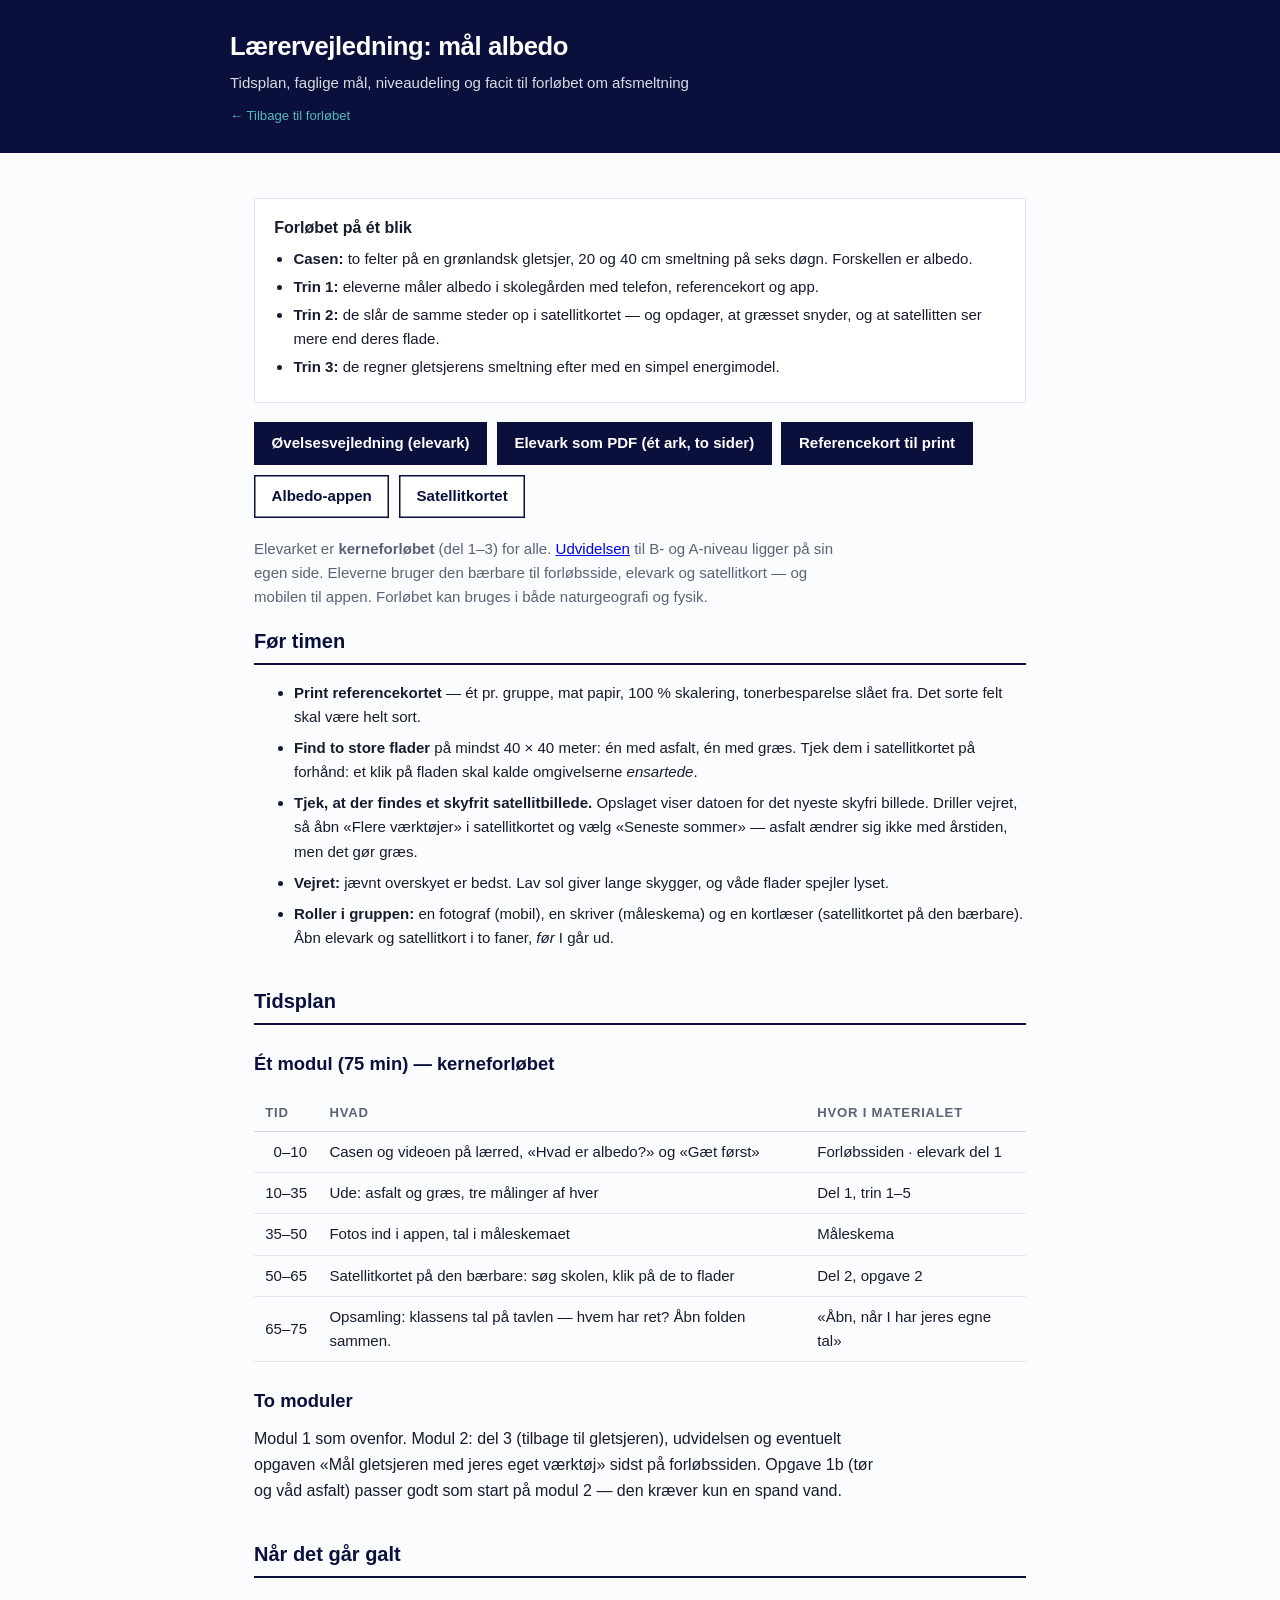
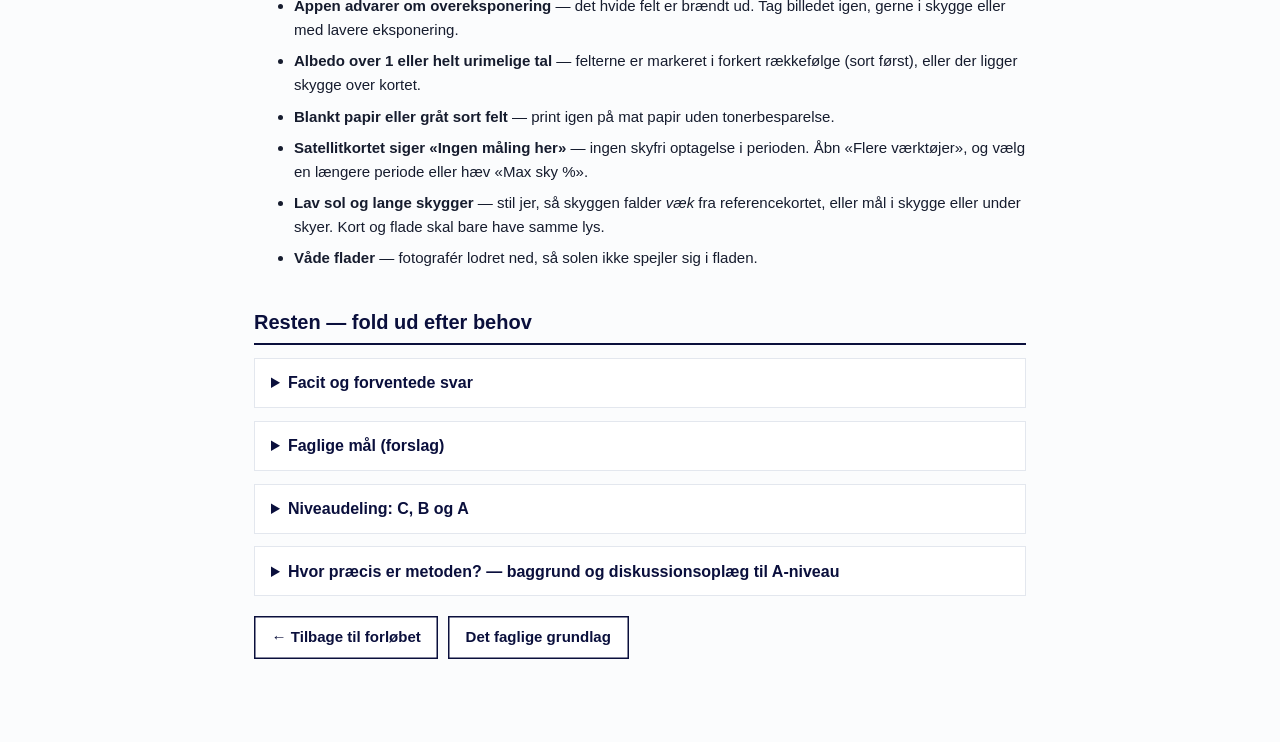
<file: undervisning/laerervejledning.html>
<!DOCTYPE html>
<html lang="da">
<head>
<meta charset="UTF-8">
<meta name="viewport" content="width=device-width, initial-scale=1.0">
<title>Lærervejledning — albedo fra skolegården til Grønland</title>
<style>
/* Samme designsystem som undervisningssiden: én skriftfamilie, fem
   størrelser, retvinklede kanter. Kan printes som elevark. */
:root{
  --navy:#0A0F3C; --teal:#63DAD6; --ink:#161c2e; --muted:#5a6376;
  --line:#e3e7ee; --bg:#fbfcfd; --varm:#c9761f;
  --sans:-apple-system,BlinkMacSystemFont,"Segoe UI",Roboto,"Helvetica Neue",sans-serif;
  --fs-xs:.82rem; --fs-sm:.94rem; --fs-md:1rem; --fs-lg:1.15rem;
}
*{box-sizing:border-box}
body{margin:0;background:var(--bg);color:var(--ink);font-family:var(--sans);
  font-size:var(--fs-md);line-height:1.6;-webkit-font-smoothing:antialiased}

header{background:var(--navy);color:#fff;padding:1.6rem 1.5rem}
header .wrap{max-width:820px;margin:0 auto}
header h1{margin:0 0 .3rem;font-size:1.6rem;letter-spacing:-.015em}
header p{margin:0;opacity:.85;font-size:var(--fs-sm)}
header a{color:var(--teal);font-size:var(--fs-xs);text-decoration:none}

main{max-width:820px;margin:0 auto;padding:1.6rem 1.5rem 4rem}
h2{font-size:1.25rem;color:var(--navy);margin:2.2rem 0 .5rem;
  padding-bottom:.35rem;border-bottom:2px solid var(--navy)}
h2:first-of-type{margin-top:1rem}
h3{font-size:var(--fs-lg);color:var(--navy);margin:1.5rem 0 .4rem}
p{margin:.7rem 0;max-width:70ch}
strong,b{font-weight:640}
code{font-family:ui-monospace,Menlo,monospace;font-size:.9em;background:#eef1f6;padding:.1em .35em}
.formel{font-family:ui-monospace,Menlo,monospace;font-size:var(--fs-sm);
  background:#eef1f6;padding:.7rem .85rem;overflow-x:auto}

.mat{background:#fff;border:1px solid var(--line);padding:1rem 1.2rem;margin:1.2rem 0}
.mat ul{margin:.4rem 0;padding-left:1.2rem}
.mat li{margin:.25rem 0;font-size:var(--fs-sm)}

ol.trin-liste{counter-reset:t;list-style:none;padding:0;margin:1.2rem 0}
ol.trin-liste li{counter-increment:t;position:relative;padding:0 0 1rem 2.8rem;max-width:70ch}
ol.trin-liste li::before{content:counter(t);position:absolute;left:0;top:.1rem;width:1.75rem;
  height:1.75rem;background:var(--navy);color:#fff;font-size:var(--fs-xs);font-weight:650;
  display:flex;align-items:center;justify-content:center}
ol.trin-liste li b{color:var(--navy)}

table{border-collapse:collapse;width:100%;font-size:var(--fs-sm);margin:1rem 0}
th,td{text-align:left;padding:.5rem .7rem;border-bottom:1px solid var(--line)}
th{font-size:var(--fs-xs);text-transform:uppercase;letter-spacing:.06em;color:var(--muted);
  font-weight:600;border-bottom:1.5px solid #ccd3dd}
td.n{text-align:right;font-variant-numeric:tabular-nums}
tr.hi td{background:#fff9ee}

.skala{display:flex;height:32px;margin:1rem 0 .3rem;border:1px solid var(--line)}
.skala div{flex:1;display:flex;align-items:center;justify-content:center;
  font-size:var(--fs-xs);font-weight:600;font-variant-numeric:tabular-nums}
.skala-tekst{display:flex;justify-content:space-between;font-size:var(--fs-xs);
  color:var(--muted);margin-bottom:1.2rem}

table.skema td,table.skema th{border:1px solid var(--line);padding:.55rem .4rem;text-align:center;font-size:var(--fs-xs)}
table.skema td:first-child,table.skema th:first-child{text-align:left}
table.skema td{height:2.1rem}
.tabel-rul{overflow-x:auto}
.niveau{display:inline-block;background:var(--navy);color:#fff;font-size:var(--fs-xs);
  letter-spacing:.1em;text-transform:uppercase;padding:.3rem .7rem;margin:1.6rem 0 0}
.niveau.udvid{background:var(--varm);margin-top:2.6rem}
.niveau-note{font-size:var(--fs-sm);color:var(--muted)}
.opg{border-left:3px solid var(--varm);background:#fff6ed;padding:.9rem 1.1rem;margin:1.2rem 0}
.opg h4{margin:0 0 .4rem;font-size:var(--fs-md);color:var(--navy)}
.opg p{margin:.4rem 0;font-size:var(--fs-sm);max-width:none}
.opg ul{margin:.3rem 0 .4rem;padding-left:1.2rem;font-size:var(--fs-sm)}
.opg li{margin:.2rem 0}
th small{display:block;text-transform:none;letter-spacing:0;font-weight:400}
.info{border-left:3px solid var(--teal);background:#f1fbfb;padding:.9rem 1.1rem;margin:1.2rem 0}
.info h4{margin:0 0 .4rem;font-size:var(--fs-md);color:var(--navy)}
.info p{margin:.4rem 0;font-size:var(--fs-sm);max-width:none}

.knapper{display:flex;flex-wrap:wrap;gap:.6rem;margin:1.2rem 0}
.knapper a{background:var(--navy);color:#fff;text-decoration:none;padding:.6rem 1.1rem;
  font-weight:600;font-size:var(--fs-sm)}
.knapper a.sek{background:#fff;color:var(--navy);box-shadow:inset 0 0 0 1.5px var(--navy)}
.knapper a:hover{opacity:.9}

.fejl li{font-size:var(--fs-sm);margin:.45rem 0}

@media print{
  body{background:#fff;font-size:10.5pt}
  header{background:#fff;color:#000;border-bottom:2px solid #000;padding:0 0 .4rem}
  header a,.knapper{display:none}
  header h1{font-size:15pt}
  main{padding:.6rem 0}
  h2{margin-top:1.1rem;font-size:12pt}
  .opg,.info,.mat{break-inside:avoid}
  /* sideskift virker ikke på inline-block — gør banneret til en blok ved print */
  .niveau.udvid{display:block;width:max-content;break-before:page;margin-top:0}
  h2,h3,h4{break-after:avoid}
  @page{size:A4;margin:14mm}
}
figure.lille{margin:1.2rem 0;background:#fff;border:1px solid var(--line);padding:.7rem;max-width:360px}
figure.lille img{display:block;width:100%;height:auto}
figure.lille figcaption{font-size:var(--fs-xs);color:var(--muted);padding-top:.5rem;line-height:1.5}
.to-kol{display:grid;grid-template-columns:minmax(0,360px) 1fr;gap:1.4rem;align-items:start}
@media (max-width:700px){.to-kol{grid-template-columns:1fr}}
td.n,th.n{white-space:nowrap}
details.fold{margin:.8rem 0;border:1px solid var(--line);background:#fff}
details.fold summary{cursor:pointer;padding:.7rem 1rem;font-weight:600;font-size:var(--fs-md);color:var(--navy)}
details.fold .fold-inner{padding:0 1.1rem 1rem}
</style>
</head>
<body>

<header><div class="wrap">
  <h1>Lærervejledning: mål albedo</h1>
  <p>Tidsplan, faglige mål, niveaudeling og facit til forløbet om afsmeltning</p>
  <p style="margin-top:.5rem"><a href="./">← Tilbage til forløbet</a></p>
</div></header>

<main>

<div class="mat">
  <b>Forløbet på ét blik</b>
  <ul>
    <li><b>Casen:</b> to felter på en grønlandsk gletsjer, 20 og 40 cm smeltning på seks døgn. Forskellen er albedo.</li>
    <li><b>Trin 1:</b> eleverne måler albedo i skolegården med telefon, referencekort og app.</li>
    <li><b>Trin 2:</b> de slår de samme steder op i satellitkortet — og opdager, at græsset snyder, og at satellitten ser mere end deres flade.</li>
    <li><b>Trin 3:</b> de regner gletsjerens smeltning efter med en simpel energimodel.</li>
  </ul>
</div>

<div class="knapper">
  <a href="oevelsesvejledning.html">Øvelsesvejledning (elevark)</a>
  <a href="oevelsesvejledning.pdf">Elevark som PDF (ét ark, to sider)</a>
  <a href="referencekort.html">Referencekort til print</a>
  <a class="sek" href="https://geo.sg.dk/albedo">Albedo-appen</a>
  <a class="sek" href="../kort/dk.html">Satellitkortet</a>
</div>

<p class="niveau-note">Elevarket er <b>kerneforløbet</b> (del 1–3) for alle. <a href="udvidelse.html">Udvidelsen</a>
  til B- og A-niveau ligger på sin egen side. Eleverne bruger den bærbare til forløbsside, elevark
  og satellitkort — og mobilen til appen. Forløbet kan bruges i både naturgeografi og fysik.</p>

<h2>Før timen</h2>
<ul class="fejl">
  <li><b>Print referencekortet</b> — ét pr. gruppe, mat papir, 100 % skalering,
    tonerbesparelse slået fra. Det sorte felt skal være helt sort.</li>
  <li><b>Find to store flader</b> på mindst 40 × 40 meter: én med asfalt, én med græs.
    Tjek dem i satellitkortet på forhånd: et klik på fladen skal kalde omgivelserne <i>ensartede</i>.</li>
  <li><b>Tjek, at der findes et skyfrit satellitbillede.</b> Opslaget viser datoen for det nyeste
    skyfri billede. Driller vejret, så åbn «Flere værktøjer» i satellitkortet og vælg «Seneste sommer» — asfalt
    ændrer sig ikke med årstiden, men det gør græs.</li>
  <li><b>Vejret:</b> jævnt overskyet er bedst. Lav sol giver lange skygger, og våde flader
    spejler lyset.</li>
  <li><b>Roller i gruppen:</b> en fotograf (mobil), en skriver (måleskema) og en kortlæser
    (satellitkortet på den bærbare). Åbn elevark og satellitkort i to faner, <i>før</i> I går ud.</li>
</ul>

<h2>Tidsplan</h2>

<h3>Ét modul (75 min) — kerneforløbet</h3>
<table>
  <thead><tr><th class="n">Tid</th><th>Hvad</th><th>Hvor i materialet</th></tr></thead>
  <tbody>
    <tr><td class="n">0–10</td><td>Casen og videoen på lærred, «Hvad er albedo?» og «Gæt først»</td><td>Forløbssiden · elevark del 1</td></tr>
    <tr><td class="n">10–35</td><td>Ude: asfalt og græs, tre målinger af hver</td><td>Del 1, trin 1–5</td></tr>
    <tr><td class="n">35–50</td><td>Fotos ind i appen, tal i måleskemaet</td><td>Måleskema</td></tr>
    <tr><td class="n">50–65</td><td>Satellitkortet på den bærbare: søg skolen, klik på de to flader</td><td>Del 2, opgave 2</td></tr>
    <tr><td class="n">65–75</td><td>Opsamling: klassens tal på tavlen — hvem har ret? Åbn folden sammen.</td><td>«Åbn, når I har jeres egne tal»</td></tr>
  </tbody>
</table>

<h3>To moduler</h3>
<p>Modul 1 som ovenfor. Modul 2: del 3 (tilbage til gletsjeren), udvidelsen og
  eventuelt opgaven «Mål gletsjeren med jeres eget værktøj» sidst på forløbssiden. Opgave 1b (tør og våd asfalt) passer godt
  som start på modul 2 — den kræver kun en spand vand.</p>

<h2>Når det går galt</h2>
<ul class="fejl">
  <li><b>Appen advarer om overeksponering</b> — det hvide felt er brændt ud. Tag billedet
    igen, gerne i skygge eller med lavere eksponering.</li>
  <li><b>Albedo over 1 eller helt urimelige tal</b> — felterne er markeret i forkert
    rækkefølge (sort først), eller der ligger skygge over kortet.</li>
  <li><b>Blankt papir eller gråt sort felt</b> — print igen på mat papir uden tonerbesparelse.</li>
  <li><b>Satellitkortet siger «Ingen måling her»</b> — ingen skyfri optagelse i perioden. Åbn
    «Flere værktøjer», og vælg en længere periode eller hæv «Max sky %».</li>
  <li><b>Lav sol og lange skygger</b> — stil jer, så skyggen falder <i>væk</i> fra referencekortet,
    eller mål i skygge eller under skyer. Kort og flade skal bare have samme lys.</li>
  <li><b>Våde flader</b> — fotografér lodret ned, så solen ikke spejler sig i fladen.</li>
</ul>

<h2>Resten — fold ud efter behov</h2>

<details class="fold stille"><summary>Facit og forventede svar</summary>
<div class="fold-inner">
<div class="opg">
  <h4>Opgave 1</h4>
  <p><b>a)</b> Den mørkeste tørre flade — typisk asfalt. Mange grupper måler dog græsset som
    lige så mørkt eller mørkere. Det er pointen, ikke en fejl — gem forklaringen til folden.</p>
  <p><b>b)</b> Våd asfalt er tydeligt mørkere end tør — regn med et fald på omkring en
    tredjedel. Vand på overfladen gør, at mere lys fanges i stedet for at blive spredt
    tilbage. Samme mekanisme gør våd is mørkere end tør.</p>
</div>

<div class="opg">
  <h4>Opgave 2</h4>
  <p><b>Asfalt:</b> elever og satellit er typisk enige inden for ca. 0,05.
    <b>Græs:</b> telefonen giver 0,03–0,08, satellitten 0,16–0,25. <b>Blandet hjørne:</b>
    satellitkortet kalder fladen blandet, og tallet ligger mellem de flader, den ser.</p>
  <p><b>d)</b> To grunde: græs kaster meget infrarødt lys tilbage, som telefonen ikke ser, så
    dets rigtige albedo er højere, end det ser ud. Og planter bruger energi på at fordampe vand.</p>
</div>

<div class="opg">
  <h4>Opgave 3</h4>
  <p><b>a)</b> Det lyse felt beholder 1 − 0,58 = 0,42, det mørke 1 − 0,11 = 0,89. Forholdet
    er ca. 2 — som 40 cm mod 20 cm.</p>
  <p><b>b)</b> Albedo 0,58: 266 · 0,42 · 518 400 = 57,9 MJ/m² → 173 kg/m² → <b>19 cm</b>.
    Albedo 0,11: 266 · 0,89 · 518 400 = 122,7 MJ/m² → 367 kg/m² → <b>41 cm</b>.
    Målt: 20 og 40 cm.</p>
</div>

<div class="opg">
  <h4>Udvidelse 1–4</h4>
  <p><b>1)</b> Albedo 0,27 giver <b>33–34 cm</b>, cirka 74 % mere end det lyse felt.</p>
  <p><b>2)</b> Græs absorberer 80 %, asfalt 88 %. Telefonen ser kun synligt lys. Græssets
    ekstra trick er fordampning. Samlet: byer med meget asfalt bliver varmere — varmeø-effekten.</p>
  <p><b>3)</b> Forskerne på gletsjeren ramte den blandede pixel: de målte i randzonen.</p>
  <p><b>4)</b> På ujævne flader giver det mest spredning at flytte referencekortet. Appens albedo
    holder ved forskellig eksponering, indtil det hvide felt bliver overeksponeret — så
    advarer appen, og tallene bliver for høje.</p>
</div>

<div class="opg">
  <h4>Udvidelse 5 (A-niveau)</h4>
  <p><b>a)</b> Med 308 W/m²: <b>22 cm</b> og <b>47 cm</b>.
    <b>b)</b> Der mangler ca. <b>13 W/m²</b> (lyst felt) og <b>42 W/m²</b> (mørkt felt).</p>
  <p><b>c)</b> Netto langbølget: 276 − 316 = −40 W/m². Varme fra luften: +20 til +30 W/m²
    (et overslag med vind 2 m/s og 5 °C varmere luft giver ca. 27 W/m²). Sum: −10 til −20 W/m².</p>
  <p><b>d)</b> Det passer fint for det lyse felt. For det mørke felt mangler der mere — en
    albedo omkring 0,20 i stedet for 0,11 ville få regnestykket til at gå op. Det mørke
    felts albedo er den mest usikre måling i hele forsøget.</p>
  <p><b>e)</b> De 266 W/m² er solindstrålingen <i>minus</i> nettotabet fra de led, modellen
    udelader. At en så simpel model rammer, skyldes, at de to største udeladte led har
    modsat fortegn.</p>
</div>

</div></details>

<details class="fold stille"><summary>Faglige mål (forslag)</summary>
<div class="fold-inner">

<p class="niveau-note">Forslag — ret formuleringerne til efter jeres læreplan og studieplan.</p>
<table>
  <thead><tr><th>Naturgeografi</th><th>Fysik</th></tr></thead>
  <tbody>
    <tr><td>Albedo og strålingsbalance; is-albedo-feedback og Grønlands massetab</td><td>Energi og effekt; smeltevarme; absorberet og reflekteret stråling</td></tr>
    <tr><td>Satellitdata og remote sensing: pixel, bånd, blandet pixel</td><td>Det elektromagnetiske spektrum: synligt og infrarødt lys</td></tr>
    <tr><td>Feltmåling, databehandling og kildekritik af egne data</td><td>Måleusikkerhed; modeller og deres begrænsninger</td></tr>
  </tbody>
</table>


</div></details>

<details class="fold stille"><summary>Niveaudeling: C, B og A</summary>
<div class="fold-inner">

<table>
  <thead><tr><th class="n">Niveau</th><th>Hvad</th><th>Hvordan</th></tr></thead>
  <tbody>
    <tr><td class="n"><b>C</b></td><td>Kerneforløbet, del 1–3</td><td>Kvalitative forklaringer. Opgave 3 kan regnes i fællesskab på tavlen.</td></tr>
    <tr><td class="n"><b>B</b></td><td>Kernen + udvidelse 1–4</td><td>Absorberet andel i tal, spektral forskel over for blandet pixel, usikkerhed som ± og et lille forsøg om spredning.</td></tr>
    <tr><td class="n"><b>A</b></td><td>Alt + udvidelse 5</td><td>Energibalancen med vejrstationens data, modelkritik — og afsnittet «Hvor præcis er metoden?» nedenfor som diskussionsoplæg.</td></tr>
  </tbody>
</table>


</div></details>

<details class="fold stille"><summary>Hvor præcis er metoden? — baggrund og diskussionsoplæg til A-niveau</summary>
<div class="fold-inner">

<p>Metoden er god til at <i>sammenligne</i> flader. De absolutte tal skal tages med
  forbehold — regn med ± 0,03–0,05 under gode forhold. Fire ting er værd at kende:</p>

<h3>1 · Telefonen ser kun synligt lys</h3>
<p>Satellittens albedo tæller det infrarøde med, og det er omkring halvdelen af solens
  energi. For asfalt og beton betyder det lidt. For græs er forskellen en faktor tre
  eller mere, og for sne og is går den den anden vej.</p>

<h3>2 · Kameraet gemmer ikke lys lineært</h3>
<div class="to-kol">
  <figure class="lille">
    <img src="foto/gammelt-referencekort.jpg" alt="Det første referencekort liggende på mørk gletsjeris: et gråt felt mærket albedo 34 % og et hvidt felt mærket albedo 65 %">
    <figcaption>Det første referencekort, fotograferet på gletsjeren 8. august 2026.
      Det grå felt er mærket 34 % — men er i virkeligheden omkring 10 %.</figcaption>
  </figure>
  <div>
    <p>Det første kort blev lavet ud fra <code>albedo = pixelværdi / 255</code>. Det holder
      ikke: billedfiler er gamma-kodede, så en pixelværdi på 86 svarer til omkring 9 % af
      papirets lysstyrke, ikke 34 %. I fotoet her måler det grå felt gråværdi 79 og det
      hvide 201. Tager man forholdet direkte, bliver det grå felt 26–29 %. Regner man
      tonekurven med, bliver det omkring 10 % — og det er også, hvad øjet siger.</p>
    <p>Det «hvide felt på 65 %» var desuden bart papir, og i flere feltfotos var det
      overeksponeret. Derfor er kortet lavet om til ét sort felt (5 %) og bart hvidt papir
      (75 %), og appen kalibrerer gennem <i>begge</i> felter, så kameraets tonekurve og
      eksponering falder ud af regnestykket.</p>
    <p>Tallene fra Grønland er målt med det gamle kort og den gamle app. At de lander
      15 % fra satellitten, er til dels held — det er en god diskussion til A-niveau.</p>
  </div>
</div>

<h3>3 · Lav sol og ru flader</h3>
<p>Et foto lodret ned måler lyset i én retning. Albedo er lyset i <i>alle</i> retninger.
  For ru flader i lav sol — is om morgenen, en pløjemark i november — ser fladen mørkere
  ud ovenfra, end dens albedo er, fordi kameraet ser ned i skyggerne mellem ujævnhederne.</p>

<h3>4 · Satellittens tal er også en model</h3>
<p>Sentinel-2 måler reflektans i bånd, og albedoen beregnes med en empirisk formel
  (Liang 2001) ud fra bånd på 10 og 20 meter. Atmosfærekorrektionen antager, at fladen
  spreder lyset lige meget i alle retninger, og satellitten ser den kun fra én vinkel.
  Det er et godt tal — men ikke et facit.</p>


</div></details>

<div class="knapper">
  <a class="sek" href="./">← Tilbage til forløbet</a>
  <a class="sek" href="../spektrum/#sne">Det faglige grundlag</a>
</div>

</main>
<script>
  // Ved print skal alt med — også det, der er foldet sammen på skærmen
  window.addEventListener('beforeprint', () => document.querySelectorAll('details').forEach(d => { d.open = true; }));
</script>
</body>
</html>
</file>
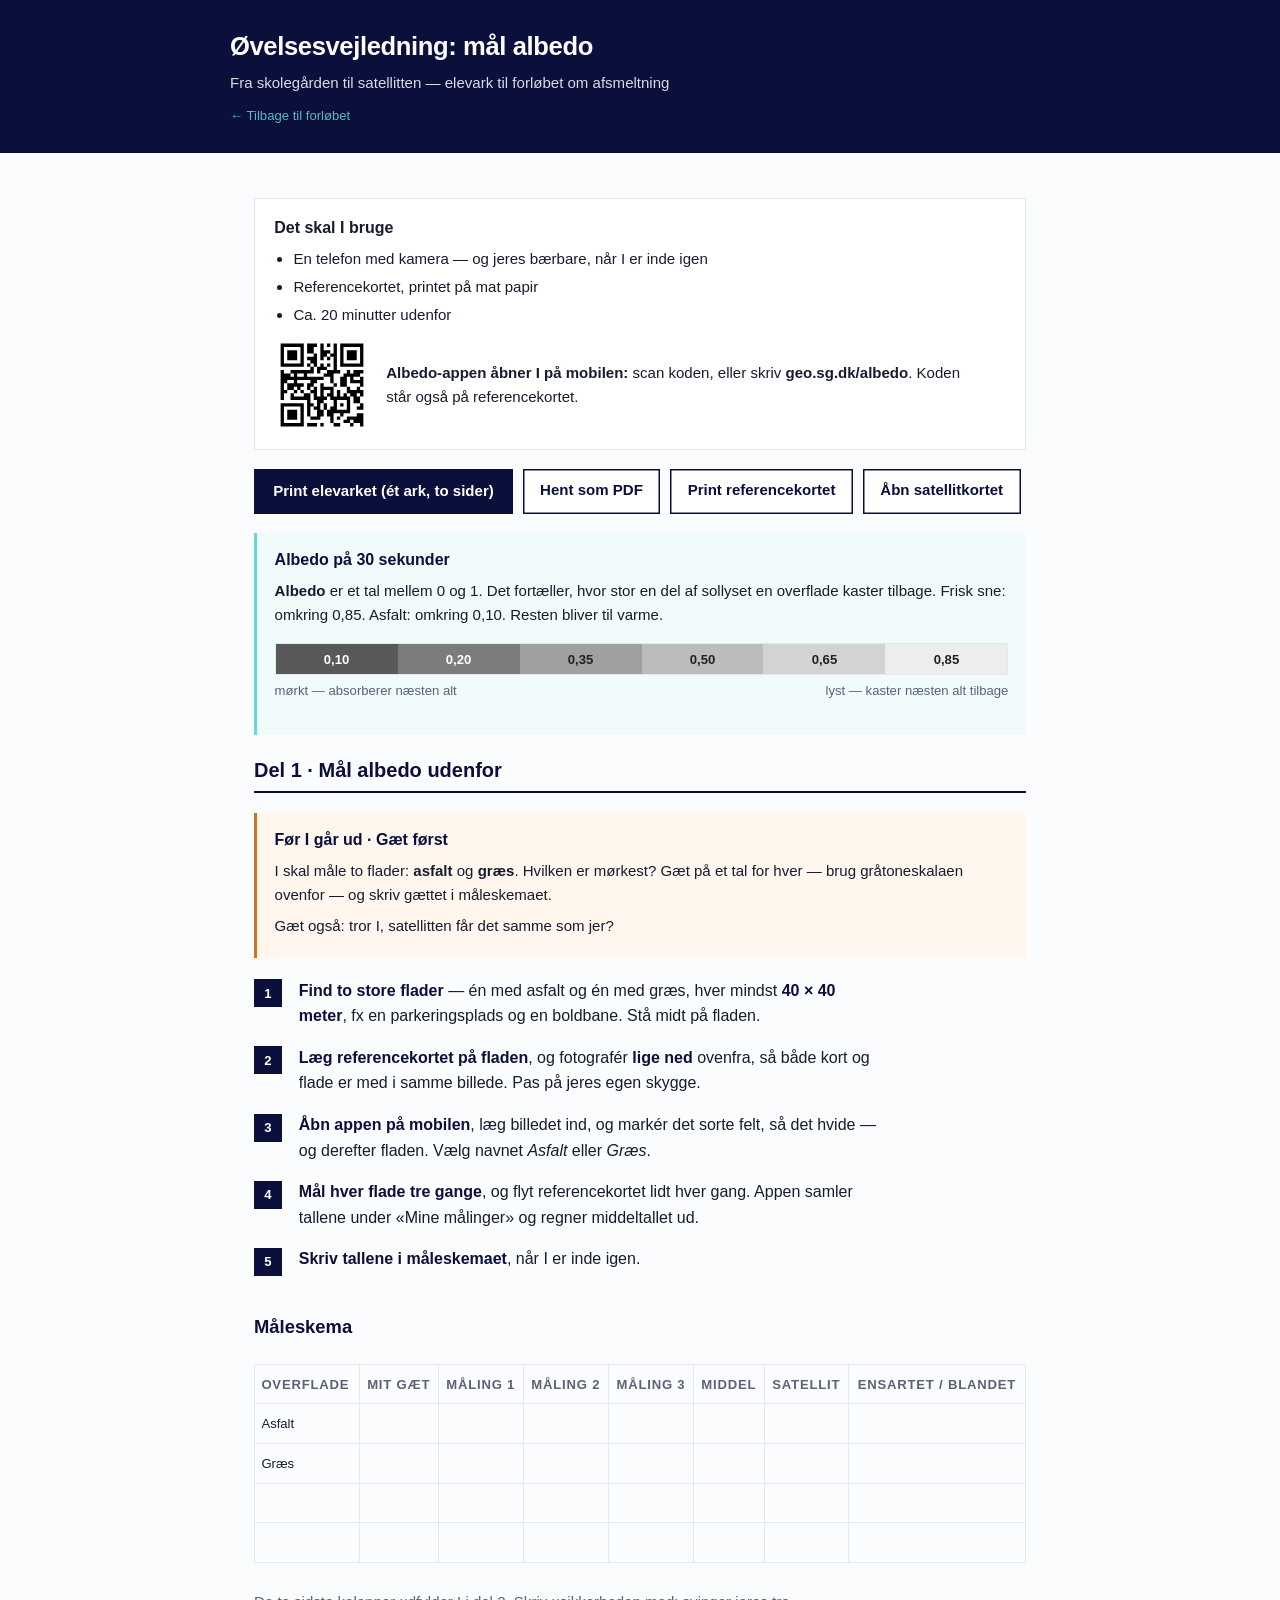
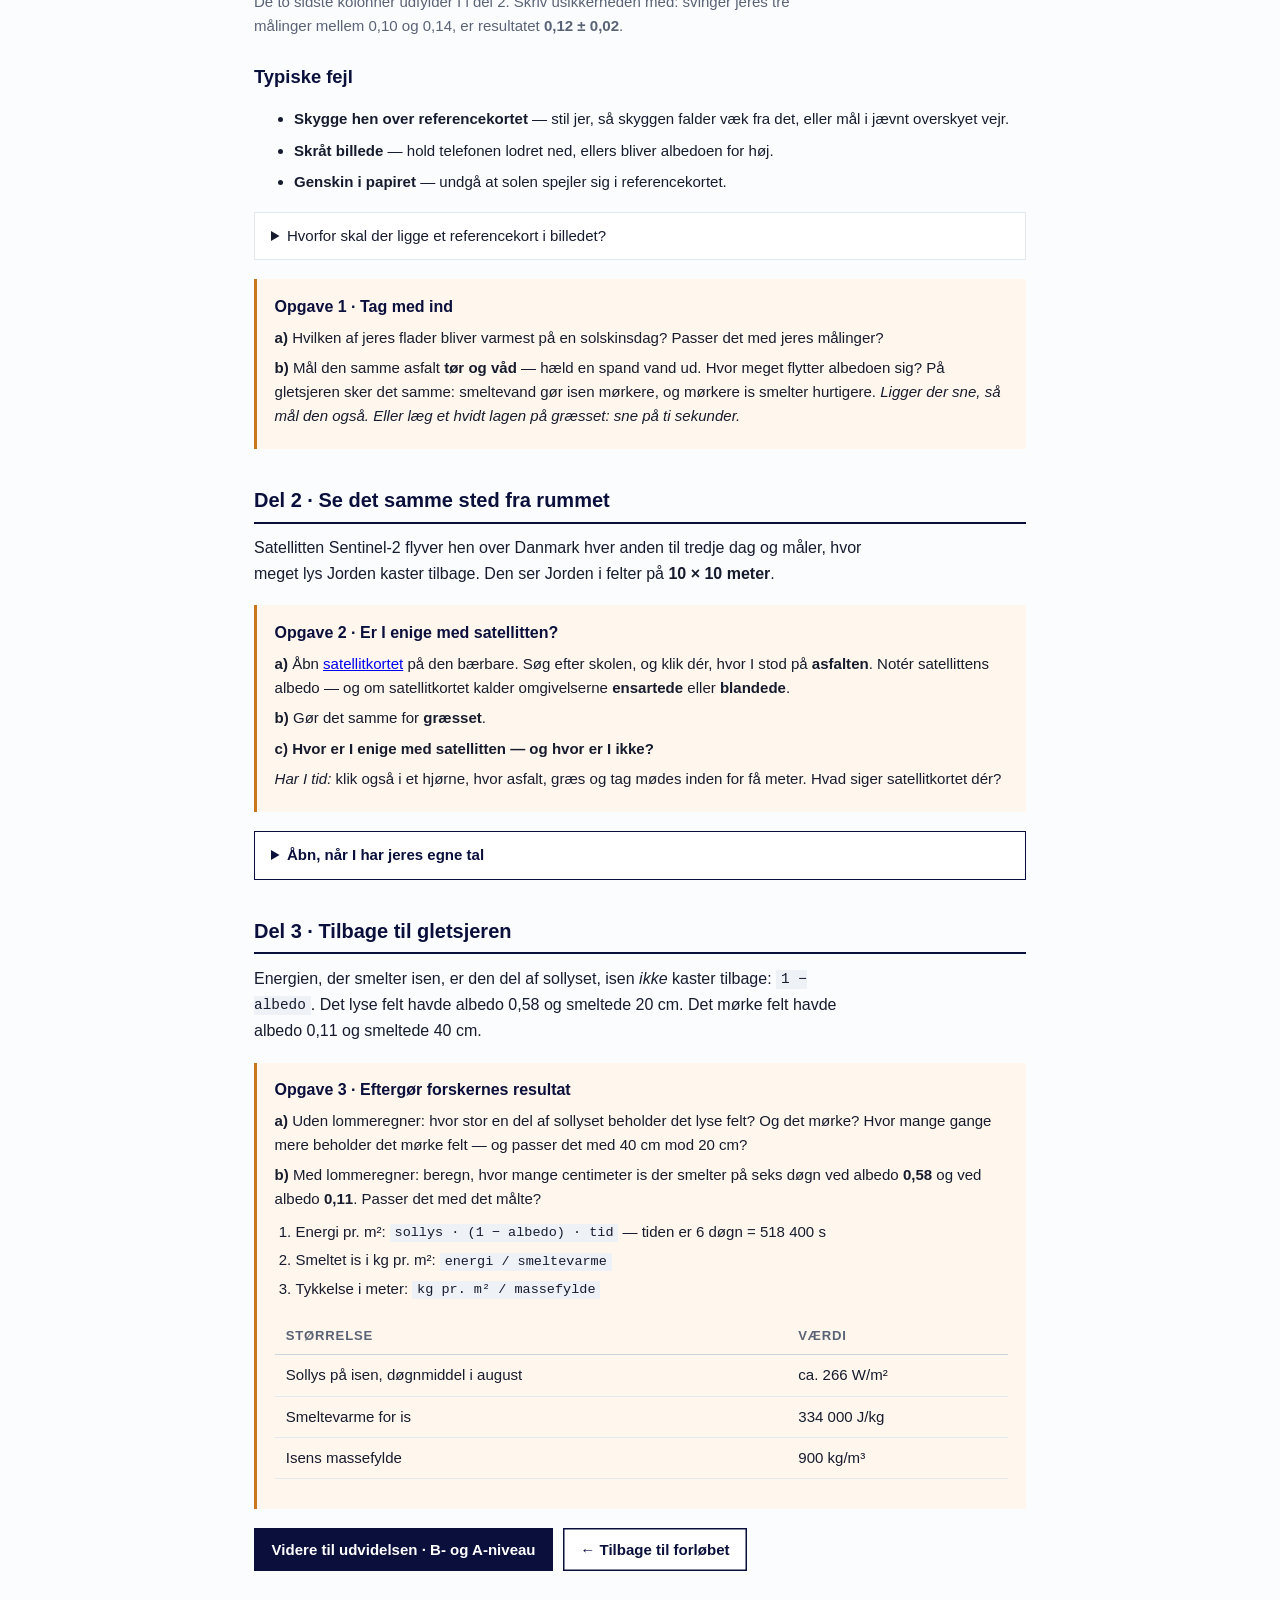
<file: undervisning/oevelsesvejledning.html>
<!DOCTYPE html>
<html lang="da">
<head>
<meta charset="UTF-8">
<meta name="viewport" content="width=device-width, initial-scale=1.0">
<title>Øvelsesvejledning — mål albedo</title>
<style>
/* Samme designsystem som undervisningssiden: én skriftfamilie, fem
   størrelser, retvinklede kanter. Kan printes som elevark. */
:root{
  --navy:#0A0F3C; --teal:#63DAD6; --ink:#161c2e; --muted:#5a6376;
  --line:#e3e7ee; --bg:#fbfcfd; --varm:#c9761f;
  --sans:-apple-system,BlinkMacSystemFont,"Segoe UI",Roboto,"Helvetica Neue",sans-serif;
  --fs-xs:.82rem; --fs-sm:.94rem; --fs-md:1rem; --fs-lg:1.15rem;
}
*{box-sizing:border-box}
body{margin:0;background:var(--bg);color:var(--ink);font-family:var(--sans);
  font-size:var(--fs-md);line-height:1.6;-webkit-font-smoothing:antialiased}

header{background:var(--navy);color:#fff;padding:1.6rem 1.5rem}
header .wrap{max-width:820px;margin:0 auto}
header h1{margin:0 0 .3rem;font-size:1.6rem;letter-spacing:-.015em}
header p{margin:0;opacity:.85;font-size:var(--fs-sm)}
header a{color:var(--teal);font-size:var(--fs-xs);text-decoration:none}

main{max-width:820px;margin:0 auto;padding:1.6rem 1.5rem 4rem}
h2{font-size:1.25rem;color:var(--navy);margin:2.2rem 0 .5rem;
  padding-bottom:.35rem;border-bottom:2px solid var(--navy)}
h2:first-of-type{margin-top:1rem}
h3{font-size:var(--fs-lg);color:var(--navy);margin:1.5rem 0 .4rem}
p{margin:.7rem 0;max-width:70ch}
strong,b{font-weight:640}
code{font-family:ui-monospace,Menlo,monospace;font-size:.9em;background:#eef1f6;padding:.1em .35em}
.formel{font-family:ui-monospace,Menlo,monospace;font-size:var(--fs-sm);
  background:#eef1f6;padding:.7rem .85rem;overflow-x:auto}

.mat{background:#fff;border:1px solid var(--line);padding:1rem 1.2rem;margin:1.2rem 0}
.mat ul{margin:.4rem 0;padding-left:1.2rem}
.mat li{margin:.25rem 0;font-size:var(--fs-sm)}

ol.trin-liste{counter-reset:t;list-style:none;padding:0;margin:1.2rem 0}
ol.trin-liste li{counter-increment:t;position:relative;padding:0 0 1rem 2.8rem;max-width:70ch}
ol.trin-liste li::before{content:counter(t);position:absolute;left:0;top:.1rem;width:1.75rem;
  height:1.75rem;background:var(--navy);color:#fff;font-size:var(--fs-xs);font-weight:650;
  display:flex;align-items:center;justify-content:center}
ol.trin-liste li b{color:var(--navy)}

table{border-collapse:collapse;width:100%;font-size:var(--fs-sm);margin:1rem 0}
th,td{text-align:left;padding:.5rem .7rem;border-bottom:1px solid var(--line)}
th{font-size:var(--fs-xs);text-transform:uppercase;letter-spacing:.06em;color:var(--muted);
  font-weight:600;border-bottom:1.5px solid #ccd3dd}
td.n{text-align:right;font-variant-numeric:tabular-nums}
tr.hi td{background:#fff9ee}

.skala{display:flex;height:32px;margin:1rem 0 .3rem;border:1px solid var(--line)}
.skala div{flex:1;display:flex;align-items:center;justify-content:center;
  font-size:var(--fs-xs);font-weight:600;font-variant-numeric:tabular-nums}
.skala-tekst{display:flex;justify-content:space-between;font-size:var(--fs-xs);
  color:var(--muted);margin-bottom:1.2rem}

table.skema td,table.skema th{border:1px solid var(--line);padding:.55rem .4rem;text-align:center;font-size:var(--fs-xs)}
table.skema td:first-child,table.skema th:first-child{text-align:left}
table.skema td{height:2.1rem}
.tabel-rul{overflow-x:auto}
.niveau{display:inline-block;background:var(--navy);color:#fff;font-size:var(--fs-xs);
  letter-spacing:.1em;text-transform:uppercase;padding:.3rem .7rem;margin:1.6rem 0 0}
.niveau.udvid{background:var(--varm);margin-top:2.6rem}
.niveau-note{font-size:var(--fs-sm);color:var(--muted)}
.opg{border-left:3px solid var(--varm);background:#fff6ed;padding:.9rem 1.1rem;margin:1.2rem 0}
.opg h4{margin:0 0 .4rem;font-size:var(--fs-md);color:var(--navy)}
.opg p{margin:.4rem 0;font-size:var(--fs-sm);max-width:none}
.opg ul{margin:.3rem 0 .4rem;padding-left:1.2rem;font-size:var(--fs-sm)}
.opg li{margin:.2rem 0}
th small{display:block;text-transform:none;letter-spacing:0;font-weight:400}
.info{border-left:3px solid var(--teal);background:#f1fbfb;padding:.9rem 1.1rem;margin:1.2rem 0}
.info h4{margin:0 0 .4rem;font-size:var(--fs-md);color:var(--navy)}
.info p{margin:.4rem 0;font-size:var(--fs-sm);max-width:none}

.knapper{display:flex;flex-wrap:wrap;gap:.6rem;margin:1.2rem 0}
.knapper a{background:var(--navy);color:#fff;text-decoration:none;padding:.6rem 1.1rem;
  font-weight:600;font-size:var(--fs-sm)}
.knapper a.sek{background:#fff;color:var(--navy);box-shadow:inset 0 0 0 1.5px var(--navy)}
.knapper a:hover{opacity:.9}

.fejl li{font-size:var(--fs-sm);margin:.45rem 0}

.qr-blok{display:flex;gap:1rem;align-items:center;margin:.6rem 0 0}
.qr-blok img{flex:none;width:96px;height:96px}
.qr-blok p{margin:0;font-size:var(--fs-sm)}
details.fold{margin:1.1rem 0;border:1px solid var(--navy);background:#fff}
details.fold summary{cursor:pointer;padding:.7rem 1rem;font-weight:600;font-size:var(--fs-sm);color:var(--navy)}
details.fold .fold-inner{padding:0 1.1rem .9rem}
details.fold.stille{border-color:var(--line)}
details.fold.stille summary{color:var(--ink);font-weight:500}
.stige{margin:.5rem 0;padding-left:1.3rem;font-size:var(--fs-sm)}
.stige li{margin:.25rem 0}

/* Kun på skærm / kun på print */
.kun-print{display:none}
.printknap{background:var(--navy);color:#fff;border:none;padding:.65rem 1.2rem;font:inherit;font-size:var(--fs-sm);font-weight:600;cursor:pointer}
.printknap:hover{opacity:.9}

/* ── PRINT: ét ark, to sider. Side 1 tages med ud, side 2 bruges inde. ── */
@media print{
  @page{size:A4;margin:11mm 13mm}
  html,body{background:#fff}
  body{font-size:9.6pt;line-height:1.35;print-color-adjust:exact;-webkit-print-color-adjust:exact}
  .kun-skaerm,header a,.knapper,details.fold{display:none !important}
  .kun-print{display:block}
  span.kun-print{display:inline}
  header{background:#fff;color:#000;border-bottom:1.5pt solid #000;padding:0 0 1.5mm;margin:0}
  header .wrap{padding:0;max-width:none}
  header h1{font-size:14pt;margin:0}
  header p{font-size:9pt;margin:.5mm 0 0;color:#333}
  main{padding:2mm 0 0;max-width:none}
  .navnelinje{display:flex;gap:6mm;font-size:9.5pt;margin:2.5mm 0 1mm}
  .navnelinje span{flex:1;border-bottom:.3mm solid #333;padding-bottom:4.5mm;white-space:nowrap}
  .navnelinje span.kort{flex:0 0 32mm}
  h2{margin:3.2mm 0 1.2mm;font-size:11.5pt;padding-bottom:.6mm}
  h2:first-of-type{margin-top:3mm}
  h3{margin:3mm 0 1mm;font-size:10.5pt}
  p,li{max-width:none !important}
  p{margin:1.2mm 0}
  a{color:inherit;text-decoration:none}
  .mat{position:relative;padding:2mm 62mm 2mm 3mm;margin:2mm 0;min-height:27mm}
  .mat ul{margin:1mm 0 0;padding-left:4.5mm}
  .mat li{margin:.5mm 0;font-size:9.3pt}
  .mat .qr-blok{position:absolute;right:3mm;top:2mm;width:56mm;margin:0;gap:2.5mm;align-items:center}
  .qr-blok img{width:22mm;height:22mm}
  .qr-blok p{font-size:8pt;line-height:1.3}
  .info{padding:1.6mm 3mm;margin:1.6mm 0}
  .info h4,.opg h4{margin:0 0 1mm;font-size:10pt}
  .info p,.opg p{font-size:9.4pt;margin:1mm 0}
  .skala{height:6.5mm;margin:1.5mm 0 .5mm}
  .skala div{font-size:8pt}
  .skala-tekst{font-size:8pt;margin-bottom:0}
  .opg{padding:1.8mm 3mm;margin:2mm 0}
  ol.trin-liste{margin:2mm 0}
  ol.trin-liste li{padding:0 0 1.2mm 8mm;max-width:none;font-size:9.5pt}
  ol.trin-liste li::before{width:5.2mm;height:5.2mm;line-height:5.2mm;font-size:8.5pt;top:.2mm}
  table{margin:1.5mm 0;font-size:9pt}
  th,td{padding:1mm 1.5mm}
  table.skema td{height:11mm}
  table.skema th{font-size:7.5pt;padding:1mm .8mm}
  table.skema th,table.skema td{border:.3mm solid #444}
  .tabel-rul{overflow:visible}
  .niveau-note{font-size:8.8pt;margin:1mm 0}
  ul.fejl{margin:1mm 0;padding-left:4.5mm}
  ul.fejl li{margin:.6mm 0;font-size:9.3pt}
  .stige{margin:1mm 0;padding-left:5mm;font-size:9.2pt}
  .stige li{margin:.5mm 0}
  code{font-size:8.8pt}
  /* Skrivelinjer under opgaverne */
  .svar{display:block;margin:1.2mm 0 2mm}
  .svar i{display:block;border-bottom:.25mm solid #777;height:6.8mm}
  .udfyld{margin:2.2mm 0 1mm !important}
  .udfyld u{display:inline-block;min-width:20mm;border-bottom:.25mm solid #555;text-decoration:none;height:4mm;vertical-align:bottom}
  .udfyld u.lang{min-width:45mm}
  .fejl-kort{font-size:9.3pt;margin:2mm 0 0}
  /* Side 2 begynder ved opgave 1 */
  .side2{break-before:page}
  .opg,.info,.mat,table{break-inside:avoid}
  h2,h3,h4{break-after:avoid}
  .printfod{max-width:none;margin-top:3mm;padding-top:1.5mm;border-top:.3mm solid #999;font-size:8.3pt;color:#333}
}
</style>
</head>
<body>

<header><div class="wrap">
  <h1>Øvelsesvejledning: mål albedo</h1>
  <p>Fra skolegården til satellitten — elevark til forløbet om afsmeltning<span class="kun-print"> · Side 1 tager I med ud. Side 2 bruger I inde.</span></p>
  <p style="margin-top:.5rem"><a href="./">← Tilbage til forløbet</a></p>
</div></header>

<main>

<div class="navnelinje kun-print"><span>Navne:</span><span class="kort">Klasse:</span><span class="kort">Dato:</span></div>

<div class="mat">
  <b>Det skal I bruge</b>
  <ul>
    <li>En telefon med kamera — og jeres bærbare, når I er inde igen</li>
    <li>Referencekortet, printet på mat papir</li>
    <li>Ca. 20 minutter udenfor</li>
  </ul>
  <div class="qr-blok">
    <img src="foto/qr-albedo.svg" alt="QR-kode til albedo-appen" width="96" height="96">
    <p><b>Albedo-appen åbner I på mobilen:</b> scan koden, eller skriv
      <b>geo.sg.dk/albedo</b>. Koden står også på referencekortet.</p>
  </div>
</div>

<div class="knapper">
  <button type="button" class="printknap" onclick="window.print()">Print elevarket (ét ark, to sider)</button>
  <a class="sek" href="oevelsesvejledning.pdf">Hent som PDF</a>
  <a class="sek" href="referencekort.html">Print referencekortet</a>
  <a class="sek" href="../kort/dk.html">Åbn satellitkortet</a>
</div>

<div class="info">
  <h4>Albedo på 30 sekunder</h4>
  <p><b>Albedo</b> er et tal mellem 0 og 1. Det fortæller, hvor stor en del af sollyset en
    overflade kaster tilbage. Frisk sne: omkring 0,85. Asfalt: omkring 0,10. Resten bliver
    til varme.</p>
  <div class="skala">
      <div style="background:#595959;color:#fff">0,10</div>
      <div style="background:#7c7c7c;color:#fff">0,20</div>
      <div style="background:#a0a0a0;color:#222">0,35</div>
      <div style="background:#bcbcbc;color:#222">0,50</div>
      <div style="background:#d3d3d3;color:#222">0,65</div>
      <div style="background:#ededed;color:#222">0,85</div>
    </div>
    <div class="skala-tekst"><span>mørkt — absorberer næsten alt</span><span>lyst — kaster næsten alt tilbage</span></div>
</div>

<!-- ══════════ DEL 1 ══════════ -->
<h2>Del 1 · Mål albedo udenfor</h2>

<div class="opg">
  <h4>Før I går ud · Gæt først</h4>
  <p>I skal måle to flader: <b>asfalt</b> og <b>græs</b>. Hvilken er mørkest? Gæt på et tal
    for hver — brug gråtoneskalaen ovenfor — og skriv gættet i måleskemaet.</p>
  <p>Gæt også: tror I, satellitten får det samme som jer?</p>
</div>

<ol class="trin-liste">
  <li><b>Find to store flader</b> — én med asfalt og én med græs, hver mindst
    <b>40 × 40 meter</b>, fx en parkeringsplads og en boldbane. Stå midt på fladen.</li>
  <li><b>Læg referencekortet på fladen</b>, og fotografér <b>lige ned</b> ovenfra, så både
    kort og flade er med i samme billede. Pas på jeres egen skygge.</li>
  <li><b>Åbn appen på mobilen</b>, læg billedet ind, og markér det sorte felt, så det
    hvide — og derefter fladen. Vælg navnet <i>Asfalt</i> eller <i>Græs</i>.</li>
  <li><b>Mål hver flade tre gange</b>, og flyt referencekortet lidt hver gang. Appen samler
    tallene under «Mine målinger» og regner middeltallet ud.</li>
  <li><b>Skriv tallene i måleskemaet</b>, når I er inde igen.</li>
</ol>

<h3>Måleskema</h3>
<div class="tabel-rul"><table class="skema">
  <thead><tr><th>Overflade</th><th>Mit gæt</th><th>Måling 1</th><th>Måling 2</th><th>Måling 3</th><th>Middel</th><th>Satellit</th><th>Ensartet / blandet</th></tr></thead>
  <tbody>
    <tr><td>Asfalt</td><td></td><td></td><td></td><td></td><td></td><td></td><td></td></tr>
    <tr><td>Græs</td><td></td><td></td><td></td><td></td><td></td><td></td><td></td></tr>
    <tr><td>&nbsp;</td><td></td><td></td><td></td><td></td><td></td><td></td><td></td></tr>
    <tr><td>&nbsp;</td><td></td><td></td><td></td><td></td><td></td><td></td><td></td></tr>
  </tbody>
</table></div>
<p class="niveau-note">De to sidste kolonner udfylder I i del 2. Skriv usikkerheden med:
  svinger jeres tre målinger mellem 0,10 og 0,14, er resultatet <b>0,12 ± 0,02</b>.</p>

<h3 class="kun-skaerm">Typiske fejl</h3>
<p class="kun-print fejl-kort"><b>Pas på:</b> skygge hen over referencekortet · skråt billede (hold telefonen lodret ned) · genskin i papiret.</p>
<ul class="fejl kun-skaerm">
  <li><b>Skygge hen over referencekortet</b> — stil jer, så skyggen falder væk fra det,
    eller mål i jævnt overskyet vejr.</li>
  <li><b>Skråt billede</b> — hold telefonen lodret ned, ellers bliver albedoen for høj.</li>
  <li><b>Genskin i papiret</b> — undgå at solen spejler sig i referencekortet.</li>
</ul>

<details class="fold stille"><summary>Hvorfor skal der ligge et referencekort i billedet?</summary>
<div class="fold-inner">
  <p>Et kamera måler ikke lys i absolutte enheder. Det samme græs bliver lyst i solskin
    og mørkt i skygge, og telefonen justerer selv undervejs. Men ligger der felter med
    <i>kendt</i> albedo i samme billede, kan man sammenligne: kortets sorte felt
    reflekterer ca. 5 % og det hvide papir ca. 75 % — så kan alt derimellem regnes ud
    af forholdet.</p>
  <p><b>Belysningen forsvinder ud af regnestykket.</b> Det er hele tricket, og det er
    præcis samme princip, som satellitter bruger.</p>
</div></details>

<div class="opg side2">
  <h4>Opgave 1 · Tag med ind</h4>
  <p><b>a)</b> Hvilken af jeres flader bliver varmest på en solskinsdag? Passer det med
    jeres målinger?</p>
  <span class="svar kun-print"><i></i><i></i></span>
  <p><b>b)</b> Mål den samme asfalt <b>tør og våd</b> — hæld en spand vand ud. Hvor meget
    flytter albedoen sig? På gletsjeren sker det samme: smeltevand gør isen mørkere, og
    mørkere is smelter hurtigere. <i>Ligger der sne, så mål den også. Eller læg et hvidt
    lagen på græsset: sne på ti sekunder.</i></p>
  <p class="kun-print udfyld">Tør asfalt: <u></u> &nbsp; Våd asfalt: <u></u> &nbsp; Forskel: <u></u></p>
</div>

<!-- ══════════ DEL 2 ══════════ -->
<h2>Del 2 · Se det samme sted fra rummet</h2>

<p>Satellitten Sentinel-2 flyver hen over Danmark hver anden til tredje dag og måler,
  hvor meget lys Jorden kaster tilbage. Den ser Jorden i felter på <b>10 × 10 meter</b>.</p>

<div class="opg">
  <h4>Opgave 2 · Er I enige med satellitten?</h4>
  <p><b>a)</b> Åbn <a href="../kort/dk.html">satellitkortet</a><span class="kun-print"> (geo.sg.dk/sermilik → «Åbn jeres eget sted i satellitkortet»)</span> på den bærbare. Søg efter
    skolen, og klik dér, hvor I stod på <b>asfalten</b>. Notér satellittens albedo — og om
    satellitkortet kalder omgivelserne <b>ensartede</b> eller <b>blandede</b>.</p>
  <p><b>b)</b> Gør det samme for <b>græsset</b>.</p>
  <p><b>c) Hvor er I enige med satellitten — og hvor er I ikke?</b></p>
  <span class="svar kun-print"><i></i><i></i><i></i></span>
  <p><i>Har I tid:</i> klik også i et hjørne, hvor asfalt, græs og tag mødes inden for få
    meter. Hvad siger satellitkortet dér?</p>
</div>

<details class="fold"><summary>Åbn, når I har jeres egne tal</summary>
<div class="fold-inner">
  <h3>Det I sandsynligvis opdager</h3>
  <p><b>På asfalten er I nogenlunde enige.</b> Asfalt ser ens ud i alt lys, og fladen er
    stor nok til, at satellitten kun ser asfalt. Det viser, at metoden virker.</p>
  <p><b>På græsset er I helt uenige.</b> I måler måske 0,06, satellitten siger 0,18. Det
    er ikke en fejl: planter kaster meget infrarødt lys tilbage, og det kan jeres telefon
    ikke se. Satellitten kan. Omkring halvdelen af solens energi er infrarødt lys — og
    albedo tæller det med.</p>
  <p><b>I det blandede hjørne</b> ser satellitten flere slags overflader på én gang —
    asfalt, græs og tag lagt sammen. Det hedder en <b>blandet pixel</b>. Forskerne på
    gletsjeren faldt i samme fælde: første sammenligning lå en faktor tre forkert, fordi de
    målte, hvor mørkt sediment og lys is ligger inden for få meter.</p>
  <p><b>d)</b> En græsplæne er køligere at gå på end asfalt en sommerdag — selv om jeres
    telefon målte den som lige så mørk. Hvorfor? <i>(Hint: det usynlige lys — og hvad
    planten bruger vandet til.)</i></p>

  <h3>Typiske værdier</h3>
  <table>
    <thead><tr><th>Overflade</th><th class="n">Det ser telefonen<br><small>synligt lys</small></th><th class="n">Det siger satellitten<br><small>alt sollys</small></th></tr></thead>
    <tbody>
      <tr><td>Vand</td><td class="n">0,05–0,10</td><td class="n">0,05–0,10</td></tr>
      <tr><td>Asfalt</td><td class="n">0,08–0,12</td><td class="n">0,10–0,15</td></tr>
      <tr class="hi"><td>Græs</td><td class="n">0,03–0,08</td><td class="n">0,16–0,25</td></tr>
      <tr><td>Lyse fliser, beton</td><td class="n">0,25–0,35</td><td class="n">0,30–0,40</td></tr>
      <tr><td>Hvid mur</td><td class="n">0,60–0,80</td><td class="n">0,60–0,80</td></tr>
      <tr class="hi"><td>Frisk sne</td><td class="n">0,90–0,95</td><td class="n">0,75–0,85</td></tr>
    </tbody>
  </table>
</div></details>

<!-- ══════════ DEL 3 ══════════ -->
<h2>Del 3 · Tilbage til gletsjeren</h2>

<p>Energien, der smelter isen, er den del af sollyset, isen <i>ikke</i> kaster tilbage:
  <code>1 − albedo</code>. Det lyse felt havde albedo 0,58 og smeltede 20 cm. Det mørke
  felt havde albedo 0,11 og smeltede 40 cm.</p>

<div class="opg">
  <h4>Opgave 3 · Eftergør forskernes resultat</h4>
  <p><b>a)</b> Uden lommeregner: hvor stor en del af sollyset beholder det lyse felt?
    Og det mørke? Hvor mange gange mere beholder det mørke felt — og passer det med
    40 cm mod 20 cm?</p>
  <p class="kun-print udfyld">Lyst felt beholder: <u></u> &nbsp; Mørkt felt beholder: <u></u> &nbsp; Forhold: <u></u></p>
  <p><b>b)</b> Med lommeregner: beregn, hvor mange centimeter is der smelter på seks døgn
    ved albedo <b>0,58</b> og ved albedo <b>0,11</b>. Passer det med det målte?</p>
  <ol class="stige">
    <li>Energi pr. m²: <code>sollys · (1 − albedo) · tid</code> — tiden er 6 døgn = 518 400 s</li>
    <li>Smeltet is i kg pr. m²: <code>energi / smeltevarme</code></li>
    <li>Tykkelse i meter: <code>kg pr. m² / massefylde</code></li>
  </ol>
  <table>
    <thead><tr><th>Størrelse</th><th>Værdi</th></tr></thead>
    <tbody>
      <tr><td>Sollys på isen, døgnmiddel i august</td><td>ca. 266 W/m²</td></tr>
      <tr><td>Smeltevarme for is</td><td>334 000 J/kg</td></tr>
      <tr><td>Isens massefylde</td><td>900 kg/m³</td></tr>
    </tbody>
  </table>
  <p class="kun-print udfyld">Albedo 0,58: <u></u> cm &nbsp; Albedo 0,11: <u></u> cm &nbsp; Målt: 20 og 40 cm. Passer det? <u class="lang"></u></p>
</div>

<p class="printfod kun-print">Forløbet: <b>geo.sg.dk/sermilik</b> · Appen (mobil): <b>geo.sg.dk/albedo</b> ·
  Når I har jeres egne tal: åbn folden «Åbn, når I har jeres egne tal» i øvelsesvejledningen på skærmen.</p>

<div class="knapper">
  <a href="udvidelse.html">Videre til udvidelsen · B- og A-niveau</a>
  <a class="sek" href="./">← Tilbage til forløbet</a>
</div>

</main>
</body>
</html>
</file>
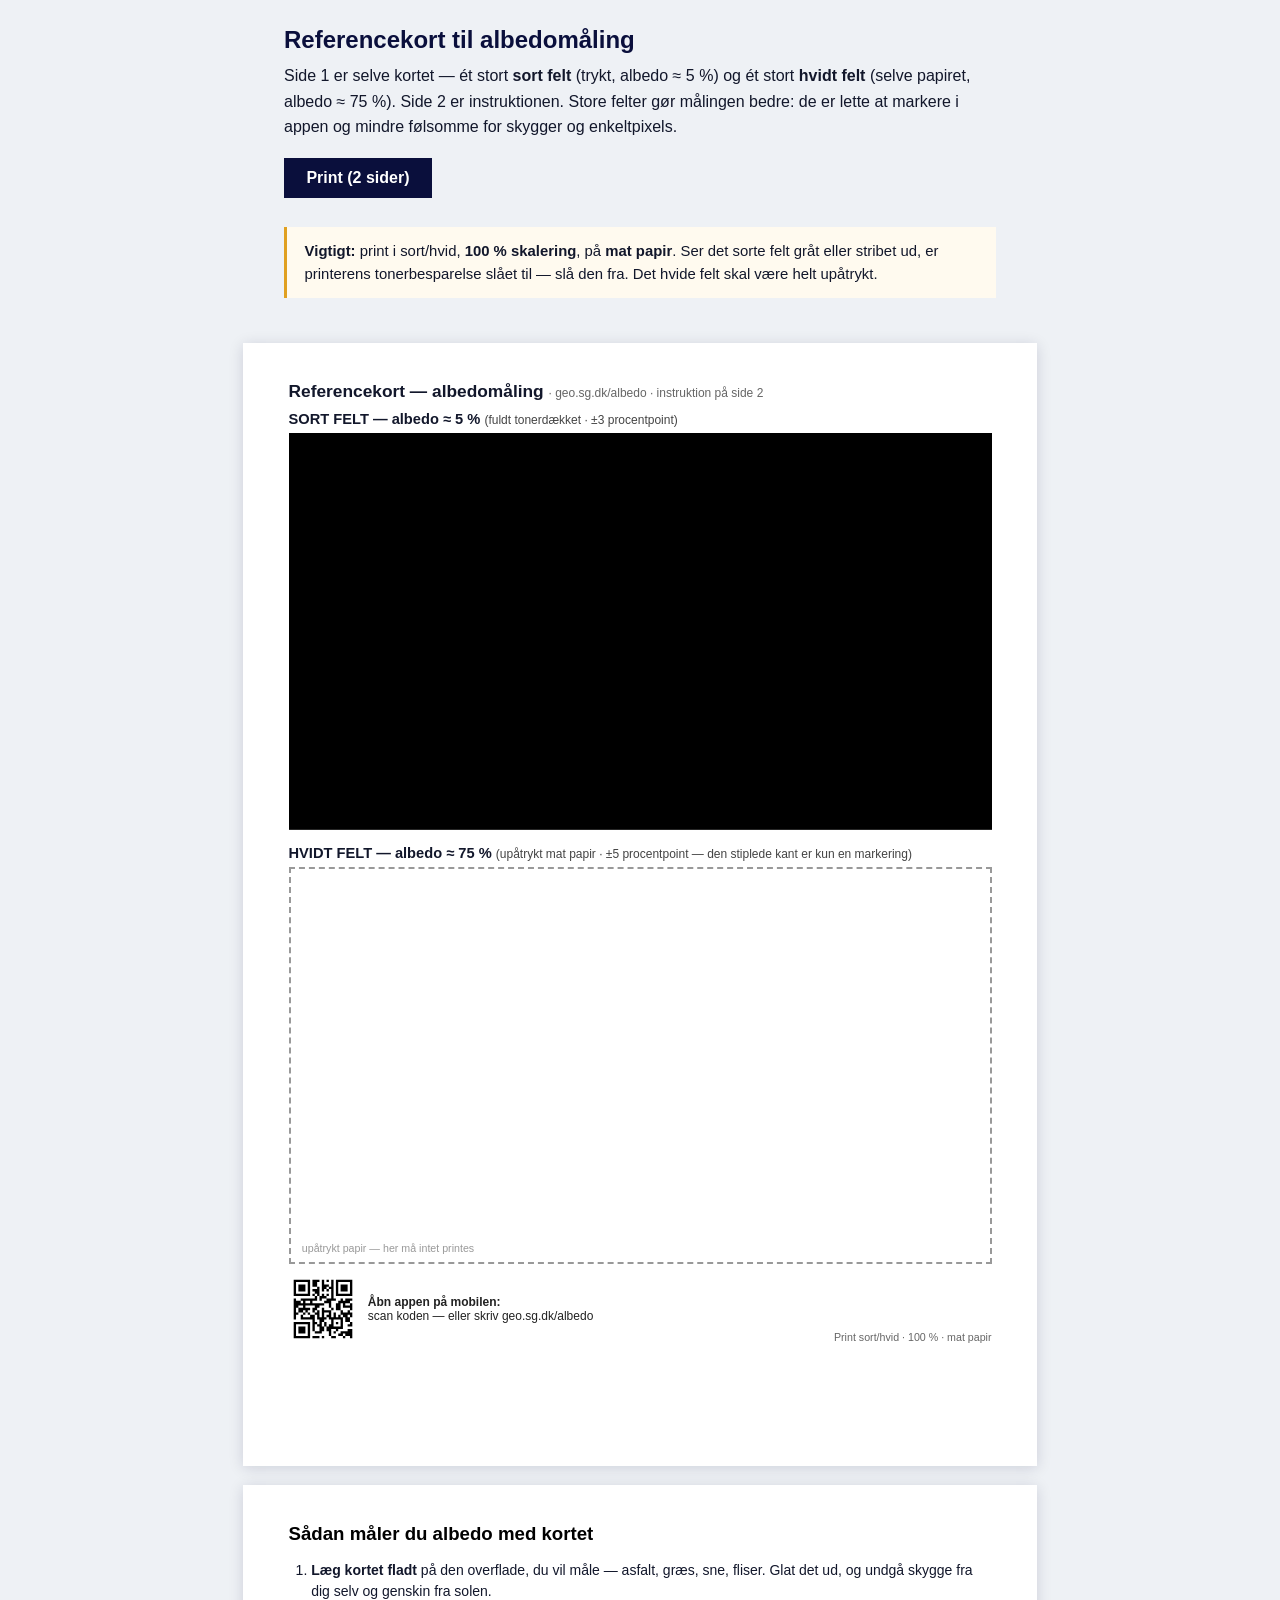
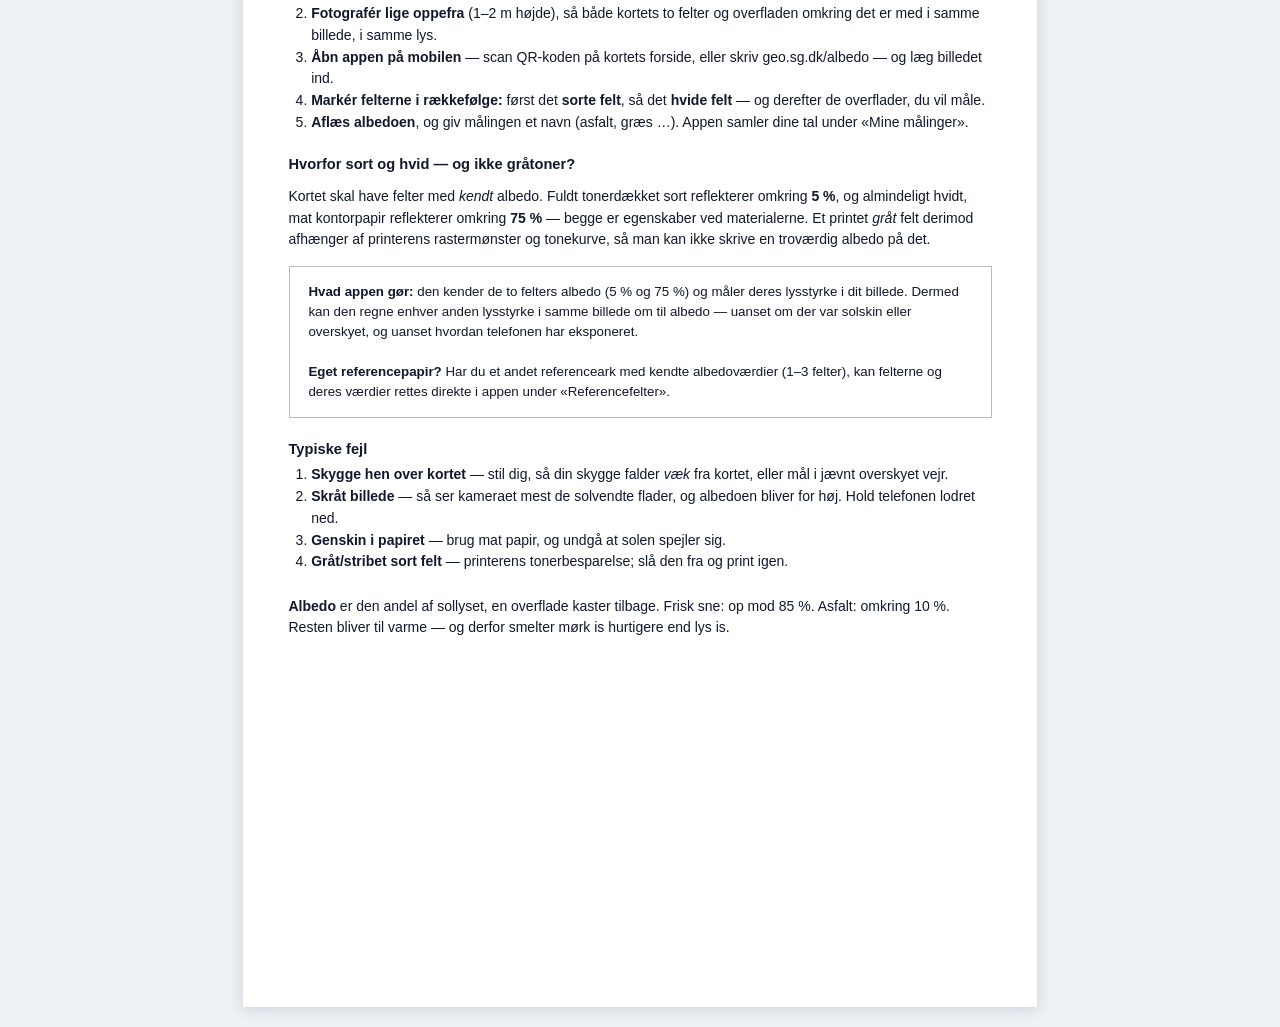
<file: undervisning/referencekort.html>
<!DOCTYPE html>
<html lang="da">
<head>
<meta charset="UTF-8">
<meta name="viewport" content="width=device-width, initial-scale=1.0">
<title>Referencekort til albedomåling — print</title>
<style>
  :root{ --navy:#0A0F3C; }
  *{box-sizing:border-box}
  html,body{margin:0}
  body{background:#eef1f5;color:#12172b;
    font-family:-apple-system,BlinkMacSystemFont,"Segoe UI",Roboto,"Helvetica Neue",sans-serif;
    print-color-adjust:exact;-webkit-print-color-adjust:exact}

  .skaerm{max-width:760px;margin:0 auto;padding:1.6rem 1.5rem .6rem}
  .skaerm h1{font-size:1.5rem;margin:0 0 .4rem;color:var(--navy)}
  .skaerm p{line-height:1.6;margin:.6rem 0}
  .knap{display:inline-block;background:var(--navy);color:#fff;border:none;
    padding:.7rem 1.4rem;font:inherit;font-weight:600;cursor:pointer;margin:.5rem 0 .8rem}
  .knap:hover{opacity:.9}
  .advarsel{border-left:3px solid #e0a020;background:#fffaef;padding:.8rem 1.1rem;margin:1rem 0;font-size:.93rem;line-height:1.55}

  .ark{background:#fff;width:210mm;margin:1.2rem auto;padding:10mm 12mm;
    box-shadow:0 2px 14px rgba(10,15,60,.14);min-height:297mm}

  /* ── SIDE 1: selve kortet — felterne fylder næsten hele arket ── */
  .side1 h2{font-size:13pt;margin:0 0 1mm}
  .side1 .sub{font-size:9pt;color:#444;margin:0 0 4mm}
  .feltlabel{font-size:11pt;font-weight:700;margin:2.5mm 0 1.5mm}
  .feltlabel span{font-weight:400;color:#444;font-size:9pt}
  svg.sortfelt{display:block;width:100%;height:105mm}
  .hvidfelt{width:100%;height:105mm;border:0.6mm dashed #999;position:relative}
  .hvidfelt em{position:absolute;left:3mm;bottom:2mm;font-size:8pt;color:#999;font-style:normal}
  .fod1{margin-top:3mm;font-size:8pt;color:#666;display:flex;justify-content:space-between;align-items:flex-end}
  .fod1 .qr{display:flex;gap:3mm;align-items:center;font-size:9pt;color:#222}
  .fod1 .qr img{width:18mm;height:18mm}

  /* ── SIDE 2: instruktion ── */
  .side2{page-break-before:always}
  .side2 h2{font-size:14pt;margin:0 0 4mm;color:#000}
  .side2 h3{font-size:11pt;margin:6mm 0 2mm}
  .side2 p,.side2 li{font-size:10.5pt;line-height:1.55}
  .side2 ol{padding-left:6mm;margin:2mm 0}
  .side2 .boks{border:0.3mm solid #bbb;padding:4mm 5mm;margin:4mm 0;
    font-size:10pt;line-height:1.5}

  @media print{
    body{background:#fff}
    .skaerm{display:none}
    .ark{width:auto;margin:0;padding:8mm 10mm;box-shadow:none;min-height:0}
    @page{size:A4;margin:8mm}
  }
</style>
</head>
<body>

<div class="skaerm">
  <h1>Referencekort til albedomåling</h1>
  <p>Side 1 er selve kortet — ét stort <b>sort felt</b> (trykt, albedo ≈ 5 %) og ét
    stort <b>hvidt felt</b> (selve papiret, albedo ≈ 75 %). Side 2 er instruktionen.
    Store felter gør målingen bedre: de er lette at markere i appen og mindre
    følsomme for skygger og enkeltpixels.</p>
  <button class="knap" onclick="window.print()">Print (2 sider)</button>
  <div class="advarsel">
    <b>Vigtigt:</b> print i sort/hvid, <b>100 % skalering</b>, på <b>mat papir</b>.
    Ser det sorte felt gråt eller stribet ud, er printerens tonerbesparelse slået til —
    slå den fra. Det hvide felt skal være helt upåtrykt.
  </div>
</div>

<!-- ═══ SIDE 1 — KORTET ═══ -->
<div class="ark side1">
  <h2>Referencekort — albedomåling <span style="font-weight:400;font-size:9pt;color:#666">· geo.sg.dk/albedo · instruktion på side 2</span></h2>

  <div class="feltlabel">SORT FELT — albedo ≈ 5 % <span>(fuldt tonerdækket · ±3 procentpoint)</span></div>
  <!-- SVG frem for CSS-baggrund: baggrundsfarver udelades ofte ved print, det gør billeder ikke -->
  <svg class="sortfelt" viewBox="0 0 100 60" preserveAspectRatio="none"
       xmlns="http://www.w3.org/2000/svg"><rect x="0" y="0" width="100" height="60" fill="#000"/></svg>

  <div class="feltlabel" style="margin-top:4mm">HVIDT FELT — albedo ≈ 75 % <span>(upåtrykt mat papir · ±5 procentpoint — den stiplede kant er kun en markering)</span></div>
  <div class="hvidfelt"><em>upåtrykt papir — her må intet printes</em></div>

  <div class="fod1">
    <span class="qr"><img src="foto/qr-albedo.svg" alt="QR-kode til geo.sg.dk/albedo" width="70" height="70">
      <span><b>Åbn appen på mobilen:</b><br>scan koden — eller skriv geo.sg.dk/albedo</span></span>
    <span>Print sort/hvid · 100 % · mat papir</span>
  </div>
</div>

<!-- ═══ SIDE 2 — INSTRUKTION ═══ -->
<div class="ark side2">
  <h2>Sådan måler du albedo med kortet</h2>

  <ol>
    <li><b>Læg kortet fladt</b> på den overflade, du vil måle — asfalt, græs, sne, fliser.
      Glat det ud, og undgå skygge fra dig selv og genskin fra solen.</li>
    <li><b>Fotografér lige oppefra</b> (1–2 m højde), så både kortets to felter og
      overfladen omkring det er med i samme billede, i samme lys.</li>
    <li><b>Åbn appen på mobilen</b> — scan QR-koden på kortets forside, eller skriv geo.sg.dk/albedo — og læg billedet ind.</li>
    <li><b>Markér felterne i rækkefølge:</b> først det <b>sorte felt</b>, så det
      <b>hvide felt</b> — og derefter de overflader, du vil måle.</li>
    <li><b>Aflæs albedoen</b>, og giv målingen et navn (asfalt, græs …). Appen samler dine tal under «Mine målinger».</li>
  </ol>

  <h3>Hvorfor sort og hvid — og ikke gråtoner?</h3>
  <p>Kortet skal have felter med <i>kendt</i> albedo. Fuldt tonerdækket sort reflekterer
    omkring <b>5 %</b>, og almindeligt hvidt, mat kontorpapir reflekterer omkring
    <b>75 %</b> — begge er egenskaber ved materialerne. Et printet <i>gråt</i> felt
    derimod afhænger af printerens rastermønster og tonekurve, så man kan ikke skrive en
    troværdig albedo på det.</p>

  <div class="boks">
    <b>Hvad appen gør:</b> den kender de to felters albedo (5 % og 75 %) og måler
    deres lysstyrke i dit billede. Dermed kan den regne enhver anden lysstyrke i samme
    billede om til albedo — uanset om der var solskin eller overskyet, og uanset
    hvordan telefonen har eksponeret.
    <br><br>
    <b>Eget referencepapir?</b> Har du et andet referenceark med kendte albedoværdier
    (1–3 felter), kan felterne og deres værdier rettes direkte i appen
    under «Referencefelter».
  </div>

  <h3>Typiske fejl</h3>
  <ol>
    <li><b>Skygge hen over kortet</b> — stil dig, så din skygge falder <i>væk</i> fra
      kortet, eller mål i jævnt overskyet vejr.</li>
    <li><b>Skråt billede</b> — så ser kameraet mest de solvendte flader, og albedoen
      bliver for høj. Hold telefonen lodret ned.</li>
    <li><b>Genskin i papiret</b> — brug mat papir, og undgå at solen spejler sig.</li>
    <li><b>Gråt/stribet sort felt</b> — printerens tonerbesparelse; slå den fra og print igen.</li>
  </ol>

  <p style="margin-top:6mm"><b>Albedo</b> er den andel af sollyset, en overflade kaster
    tilbage. Frisk sne: op mod 85 %. Asfalt: omkring 10 %. Resten bliver til varme —
    og derfor smelter mørk is hurtigere end lys is.</p>
</div>

</body>
</html>
</file>
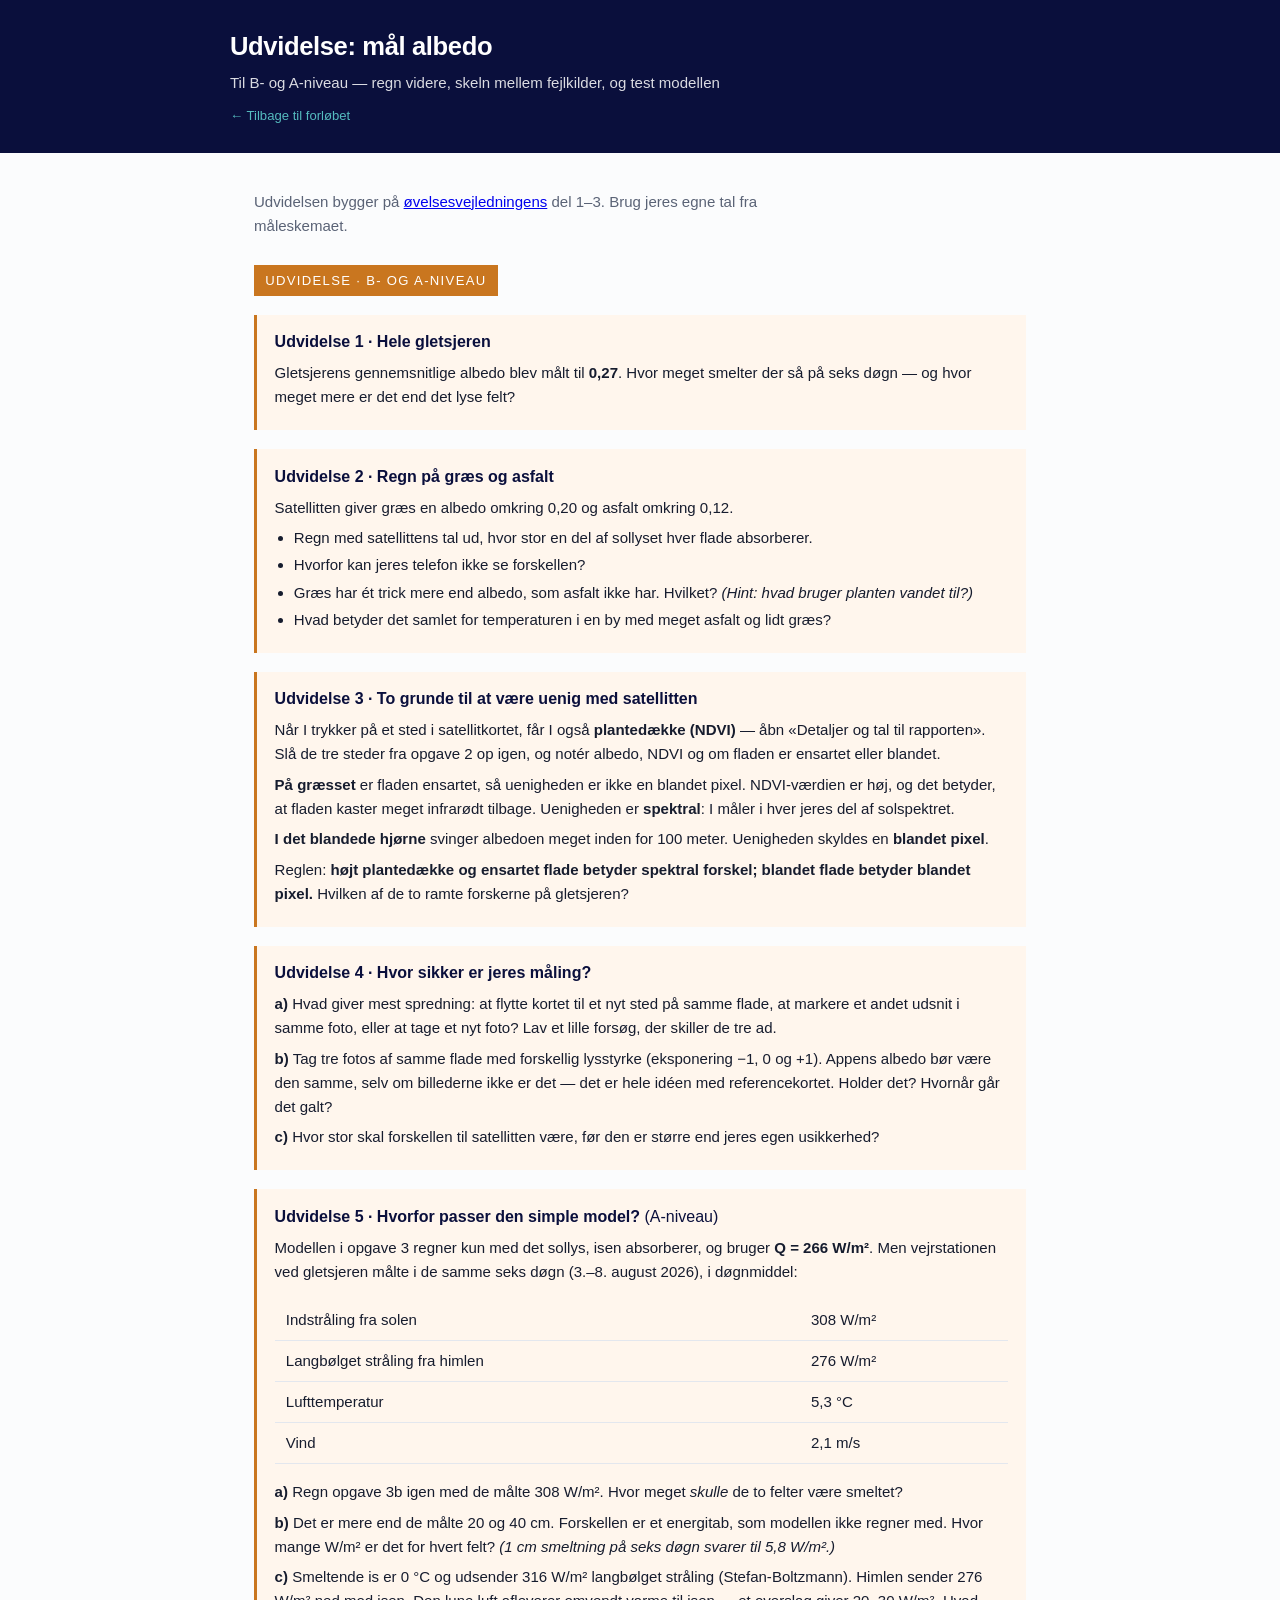
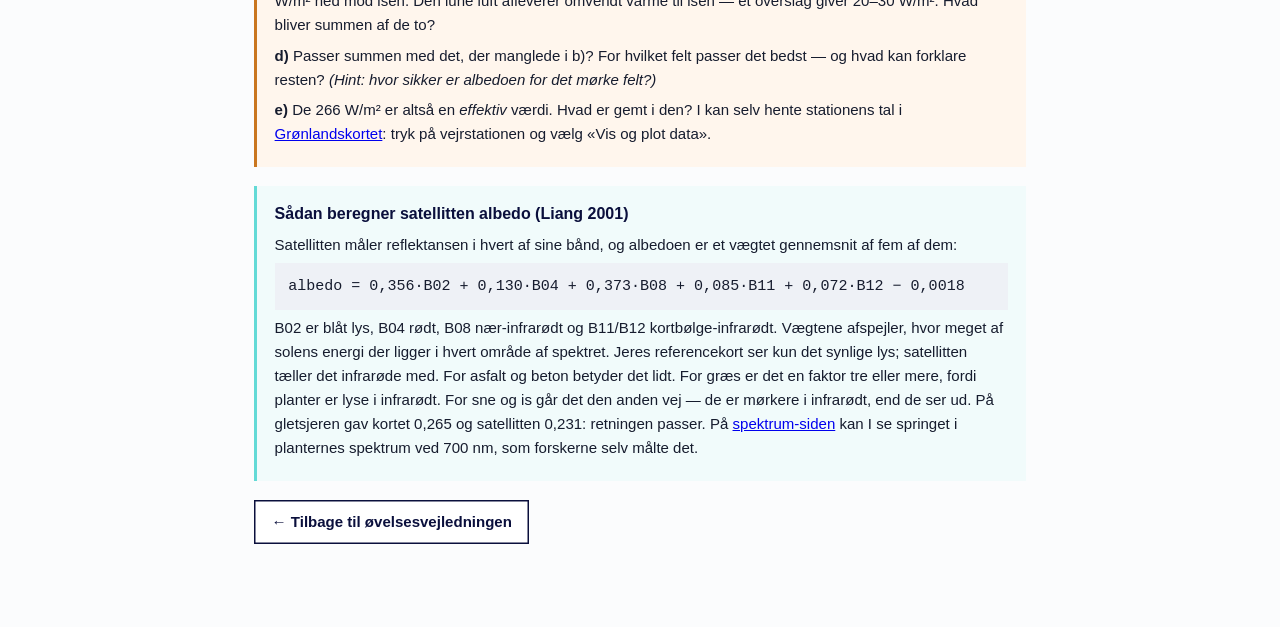
<file: undervisning/udvidelse.html>
<!DOCTYPE html>
<html lang="da">
<head>
<meta charset="UTF-8">
<meta name="viewport" content="width=device-width, initial-scale=1.0">
<title>Udvidelse — mål albedo (B- og A-niveau)</title>
<style>
/* Samme designsystem som undervisningssiden: én skriftfamilie, fem
   størrelser, retvinklede kanter. Kan printes som elevark. */
:root{
  --navy:#0A0F3C; --teal:#63DAD6; --ink:#161c2e; --muted:#5a6376;
  --line:#e3e7ee; --bg:#fbfcfd; --varm:#c9761f;
  --sans:-apple-system,BlinkMacSystemFont,"Segoe UI",Roboto,"Helvetica Neue",sans-serif;
  --fs-xs:.82rem; --fs-sm:.94rem; --fs-md:1rem; --fs-lg:1.15rem;
}
*{box-sizing:border-box}
body{margin:0;background:var(--bg);color:var(--ink);font-family:var(--sans);
  font-size:var(--fs-md);line-height:1.6;-webkit-font-smoothing:antialiased}

header{background:var(--navy);color:#fff;padding:1.6rem 1.5rem}
header .wrap{max-width:820px;margin:0 auto}
header h1{margin:0 0 .3rem;font-size:1.6rem;letter-spacing:-.015em}
header p{margin:0;opacity:.85;font-size:var(--fs-sm)}
header a{color:var(--teal);font-size:var(--fs-xs);text-decoration:none}

main{max-width:820px;margin:0 auto;padding:1.6rem 1.5rem 4rem}
h2{font-size:1.25rem;color:var(--navy);margin:2.2rem 0 .5rem;
  padding-bottom:.35rem;border-bottom:2px solid var(--navy)}
h2:first-of-type{margin-top:1rem}
h3{font-size:var(--fs-lg);color:var(--navy);margin:1.5rem 0 .4rem}
p{margin:.7rem 0;max-width:70ch}
strong,b{font-weight:640}
code{font-family:ui-monospace,Menlo,monospace;font-size:.9em;background:#eef1f6;padding:.1em .35em}
.formel{font-family:ui-monospace,Menlo,monospace;font-size:var(--fs-sm);
  background:#eef1f6;padding:.7rem .85rem;overflow-x:auto}

.mat{background:#fff;border:1px solid var(--line);padding:1rem 1.2rem;margin:1.2rem 0}
.mat ul{margin:.4rem 0;padding-left:1.2rem}
.mat li{margin:.25rem 0;font-size:var(--fs-sm)}

ol.trin-liste{counter-reset:t;list-style:none;padding:0;margin:1.2rem 0}
ol.trin-liste li{counter-increment:t;position:relative;padding:0 0 1rem 2.8rem;max-width:70ch}
ol.trin-liste li::before{content:counter(t);position:absolute;left:0;top:.1rem;width:1.75rem;
  height:1.75rem;background:var(--navy);color:#fff;font-size:var(--fs-xs);font-weight:650;
  display:flex;align-items:center;justify-content:center}
ol.trin-liste li b{color:var(--navy)}

table{border-collapse:collapse;width:100%;font-size:var(--fs-sm);margin:1rem 0}
th,td{text-align:left;padding:.5rem .7rem;border-bottom:1px solid var(--line)}
th{font-size:var(--fs-xs);text-transform:uppercase;letter-spacing:.06em;color:var(--muted);
  font-weight:600;border-bottom:1.5px solid #ccd3dd}
td.n{text-align:right;font-variant-numeric:tabular-nums}
tr.hi td{background:#fff9ee}

.skala{display:flex;height:32px;margin:1rem 0 .3rem;border:1px solid var(--line)}
.skala div{flex:1;display:flex;align-items:center;justify-content:center;
  font-size:var(--fs-xs);font-weight:600;font-variant-numeric:tabular-nums}
.skala-tekst{display:flex;justify-content:space-between;font-size:var(--fs-xs);
  color:var(--muted);margin-bottom:1.2rem}

table.skema td,table.skema th{border:1px solid var(--line);padding:.55rem .4rem;text-align:center;font-size:var(--fs-xs)}
table.skema td:first-child,table.skema th:first-child{text-align:left}
table.skema td{height:2.1rem}
.tabel-rul{overflow-x:auto}
.niveau{display:inline-block;background:var(--navy);color:#fff;font-size:var(--fs-xs);
  letter-spacing:.1em;text-transform:uppercase;padding:.3rem .7rem;margin:1.6rem 0 0}
.niveau.udvid{background:var(--varm);margin-top:2.6rem}
.niveau-note{font-size:var(--fs-sm);color:var(--muted)}
.opg{border-left:3px solid var(--varm);background:#fff6ed;padding:.9rem 1.1rem;margin:1.2rem 0}
.opg h4{margin:0 0 .4rem;font-size:var(--fs-md);color:var(--navy)}
.opg p{margin:.4rem 0;font-size:var(--fs-sm);max-width:none}
.opg ul{margin:.3rem 0 .4rem;padding-left:1.2rem;font-size:var(--fs-sm)}
.opg li{margin:.2rem 0}
th small{display:block;text-transform:none;letter-spacing:0;font-weight:400}
.info{border-left:3px solid var(--teal);background:#f1fbfb;padding:.9rem 1.1rem;margin:1.2rem 0}
.info h4{margin:0 0 .4rem;font-size:var(--fs-md);color:var(--navy)}
.info p{margin:.4rem 0;font-size:var(--fs-sm);max-width:none}

.knapper{display:flex;flex-wrap:wrap;gap:.6rem;margin:1.2rem 0}
.knapper a{background:var(--navy);color:#fff;text-decoration:none;padding:.6rem 1.1rem;
  font-weight:600;font-size:var(--fs-sm)}
.knapper a.sek{background:#fff;color:var(--navy);box-shadow:inset 0 0 0 1.5px var(--navy)}
.knapper a:hover{opacity:.9}

.fejl li{font-size:var(--fs-sm);margin:.45rem 0}

@media print{
  body{background:#fff;font-size:10.5pt}
  header{background:#fff;color:#000;border-bottom:2px solid #000;padding:0 0 .4rem}
  header a,.knapper{display:none}
  header h1{font-size:15pt}
  main{padding:.6rem 0}
  h2{margin-top:1.1rem;font-size:12pt}
  .opg,.info,.mat{break-inside:avoid}
  details.fold{display:none}   /* facit og baggrund printes ikke med på elevarket */
  .qr-blok img{width:80px;height:80px}
  /* sideskift virker ikke på inline-block — gør banneret til en blok ved print */
  .niveau.udvid{display:block;width:max-content;break-before:page;margin-top:0}
  h2,h3,h4{break-after:avoid}
  @page{size:A4;margin:14mm}
}
.qr-blok{display:flex;gap:1rem;align-items:center;margin:.6rem 0 0}
.qr-blok img{flex:none;width:96px;height:96px}
.qr-blok p{margin:0;font-size:var(--fs-sm)}
details.fold{margin:1.1rem 0;border:1px solid var(--navy);background:#fff}
details.fold summary{cursor:pointer;padding:.7rem 1rem;font-weight:600;font-size:var(--fs-sm);color:var(--navy)}
details.fold .fold-inner{padding:0 1.1rem .9rem}
details.fold.stille{border-color:var(--line)}
details.fold.stille summary{color:var(--ink);font-weight:500}
.stige{margin:.5rem 0;padding-left:1.3rem;font-size:var(--fs-sm)}
.stige li{margin:.25rem 0}
</style>
</head>
<body>

<header><div class="wrap">
  <h1>Udvidelse: mål albedo</h1>
  <p>Til B- og A-niveau — regn videre, skeln mellem fejlkilder, og test modellen</p>
  <p style="margin-top:.5rem"><a href="./">← Tilbage til forløbet</a></p>
</div></header>

<main>

<p class="niveau-note">Udvidelsen bygger på <a href="oevelsesvejledning.html">øvelsesvejledningens</a>
  del 1–3. Brug jeres egne tal fra måleskemaet.</p>

<div class="niveau udvid" style="margin-top:1rem;break-before:auto">Udvidelse · B- og A-niveau</div>

<div class="opg">
  <h4>Udvidelse 1 · Hele gletsjeren</h4>
  <p>Gletsjerens gennemsnitlige albedo blev målt til <b>0,27</b>. Hvor meget smelter der
    så på seks døgn — og hvor meget mere er det end det lyse felt?</p>
</div>

<div class="opg">
  <h4>Udvidelse 2 · Regn på græs og asfalt</h4>
  <p>Satellitten giver græs en albedo omkring 0,20 og asfalt omkring 0,12.</p>
  <ul>
    <li>Regn med satellittens tal ud, hvor stor en del af sollyset hver flade absorberer.</li>
    <li>Hvorfor kan jeres telefon ikke se forskellen?</li>
    <li>Græs har ét trick mere end albedo, som asfalt ikke har. Hvilket?
      <i>(Hint: hvad bruger planten vandet til?)</i></li>
    <li>Hvad betyder det samlet for temperaturen i en by med meget asfalt og lidt græs?</li>
  </ul>
</div>

<div class="opg">
  <h4>Udvidelse 3 · To grunde til at være uenig med satellitten</h4>
  <p>Når I trykker på et sted i satellitkortet, får I også <b>plantedække (NDVI)</b> — åbn
    «Detaljer og tal til rapporten». Slå de tre steder fra opgave 2 op igen, og notér
    albedo, NDVI og om fladen er ensartet eller blandet.</p>
  <p><b>På græsset</b> er fladen ensartet, så uenigheden er ikke en blandet pixel. NDVI-værdien er
    høj, og det betyder, at fladen kaster meget infrarødt tilbage. Uenigheden er
    <b>spektral</b>: I måler i hver jeres del af solspektret.</p>
  <p><b>I det blandede hjørne</b> svinger albedoen meget inden for 100 meter. Uenigheden
    skyldes en <b>blandet pixel</b>.</p>
  <p>Reglen: <b>højt plantedække og ensartet flade betyder spektral forskel; blandet flade
    betyder blandet pixel.</b> Hvilken af de to ramte forskerne på gletsjeren?</p>
</div>

<div class="opg">
  <h4>Udvidelse 4 · Hvor sikker er jeres måling?</h4>
  <p><b>a)</b> Hvad giver mest spredning: at flytte kortet til et nyt sted på samme flade,
    at markere et andet udsnit i samme foto, eller at tage et nyt foto? Lav et lille forsøg,
    der skiller de tre ad.</p>
  <p><b>b)</b> Tag tre fotos af samme flade med forskellig lysstyrke (eksponering −1, 0 og +1).
    Appens albedo bør være den samme, selv om billederne ikke er det — det er hele idéen
    med referencekortet. Holder det? Hvornår går det galt?</p>
  <p><b>c)</b> Hvor stor skal forskellen til satellitten være, før den er større end jeres
    egen usikkerhed?</p>
</div>

<div class="opg">
  <h4>Udvidelse 5 · Hvorfor passer den simple model? <span style="font-weight:400">(A-niveau)</span></h4>
  <p>Modellen i opgave 3 regner kun med det sollys, isen absorberer, og bruger
    <b>Q = 266 W/m²</b>. Men vejrstationen ved gletsjeren målte i de samme seks døgn
    (3.–8. august 2026), i døgnmiddel:</p>
  <table>
    <tbody>
      <tr><td>Indstråling fra solen</td><td>308 W/m²</td></tr>
      <tr><td>Langbølget stråling fra himlen</td><td>276 W/m²</td></tr>
      <tr><td>Lufttemperatur</td><td>5,3 °C</td></tr>
      <tr><td>Vind</td><td>2,1 m/s</td></tr>
    </tbody>
  </table>
  <p><b>a)</b> Regn opgave 3b igen med de målte 308 W/m². Hvor meget <i>skulle</i> de to
    felter være smeltet?</p>
  <p><b>b)</b> Det er mere end de målte 20 og 40 cm. Forskellen er et energitab, som modellen
    ikke regner med. Hvor mange W/m² er det for hvert felt? <i>(1 cm smeltning på seks døgn svarer til 5,8 W/m².)</i></p>
  <p><b>c)</b> Smeltende is er 0 °C og udsender 316 W/m² langbølget stråling
    (Stefan-Boltzmann). Himlen sender 276 W/m² ned mod isen. Den lune luft afleverer omvendt
    varme til isen — et overslag giver 20–30 W/m². Hvad bliver summen af de to?</p>
  <p><b>d)</b> Passer summen med det, der manglede i b)? For hvilket felt passer det
    bedst — og hvad kan forklare resten? <i>(Hint: hvor sikker er albedoen for det mørke felt?)</i></p>
  <p><b>e)</b> De 266 W/m² er altså en <i>effektiv</i> værdi. Hvad er gemt i den?
    I kan selv hente stationens tal i <a href="../kort/">Grønlandskortet</a>: tryk på
    vejrstationen og vælg «Vis og plot data».</p>
</div>

<div class="info">
  <h4>Sådan beregner satellitten albedo (Liang 2001)</h4>
  <p>Satellitten måler reflektansen i hvert af sine bånd, og albedoen er et vægtet
    gennemsnit af fem af dem:</p>
  <p class="formel">albedo = 0,356·B02 + 0,130·B04 + 0,373·B08 + 0,085·B11 + 0,072·B12 − 0,0018</p>
  <p>B02 er blåt lys, B04 rødt, B08 nær-infrarødt og B11/B12 kortbølge-infrarødt.
    Vægtene afspejler, hvor meget af solens energi der ligger i hvert område af spektret.
    Jeres referencekort ser kun det synlige lys; satellitten tæller det infrarøde med.
    For asfalt og beton betyder det lidt. For græs er det en faktor tre eller mere, fordi
    planter er lyse i infrarødt. For sne og is går det den anden vej — de er mørkere i
    infrarødt, end de ser ud. På gletsjeren gav kortet 0,265 og satellitten 0,231:
    retningen passer. På <a href="../spektrum/#planter">spektrum-siden</a> kan I se
    springet i planternes spektrum ved 700 nm, som forskerne selv målte det.</p>
</div>

<div class="knapper">
  <a class="sek" href="oevelsesvejledning.html">← Tilbage til øvelsesvejledningen</a>
</div>

</main>
</body>
</html>
</file>
